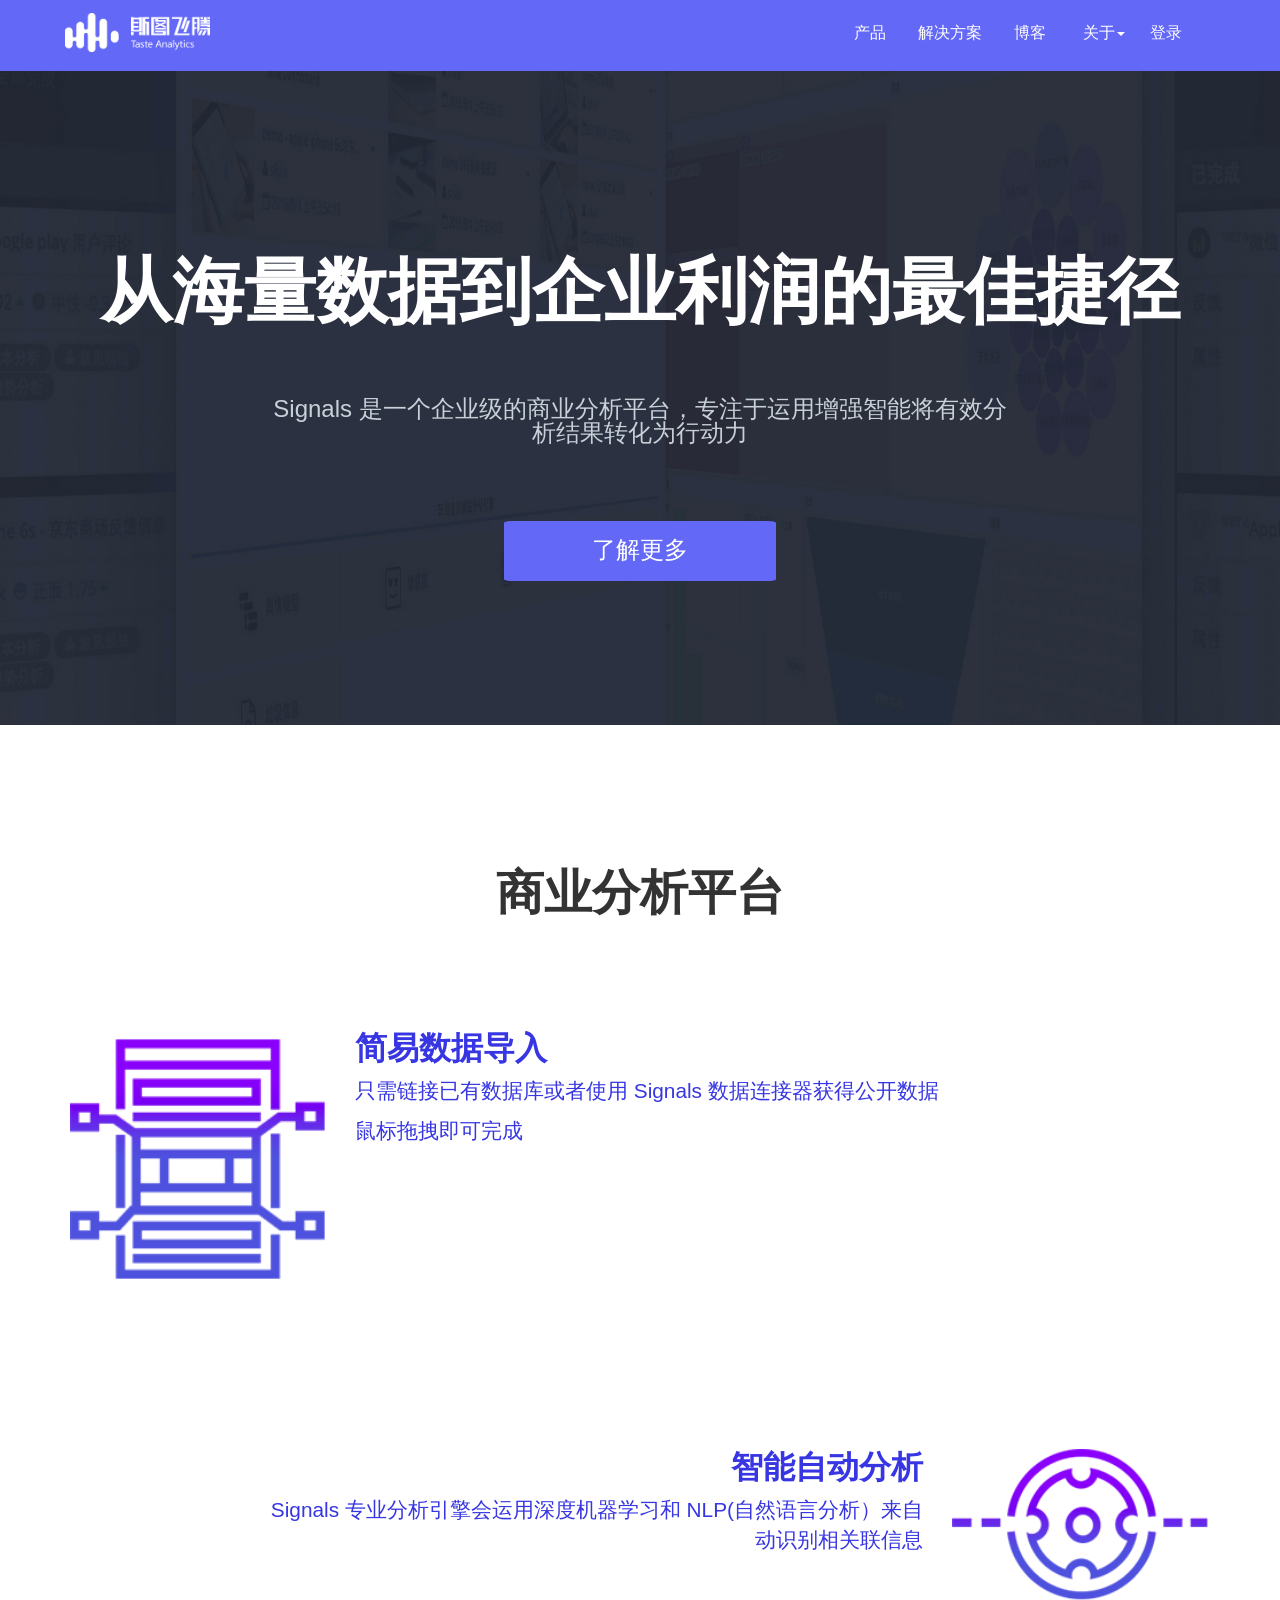
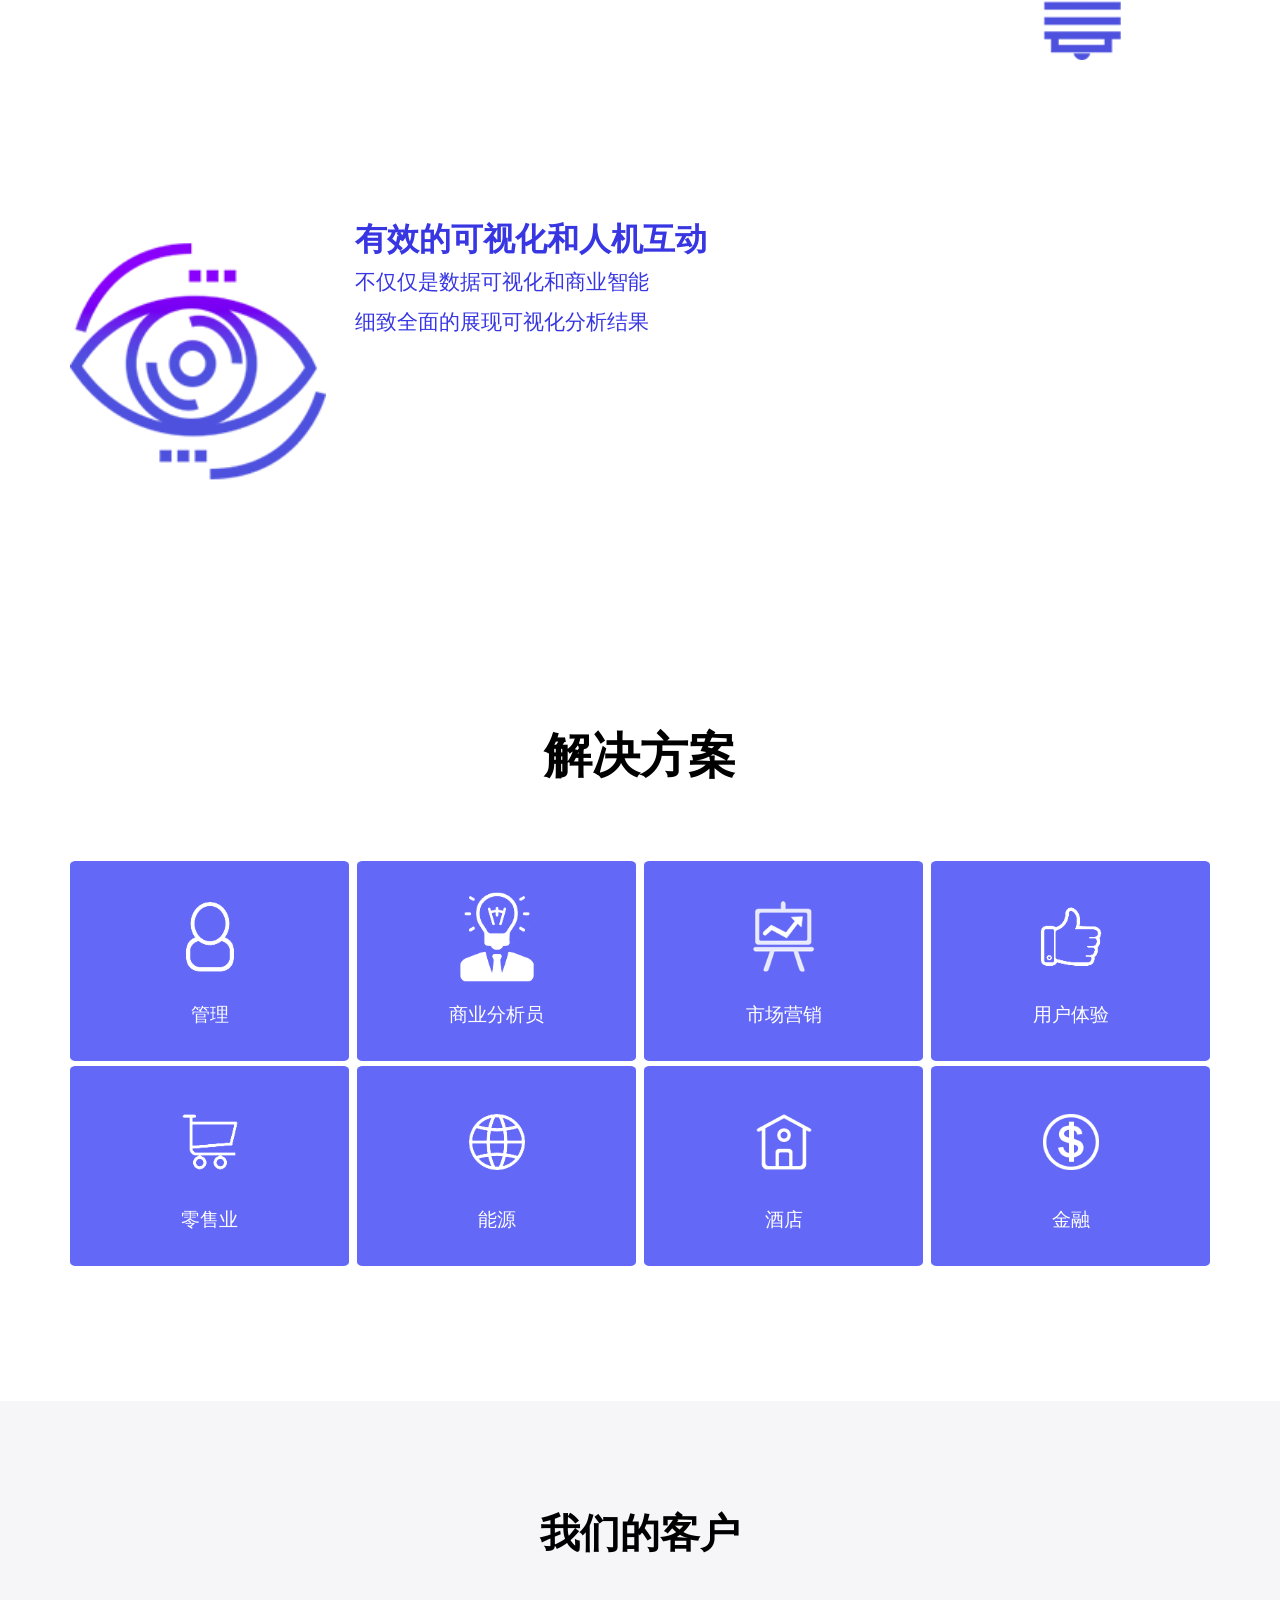
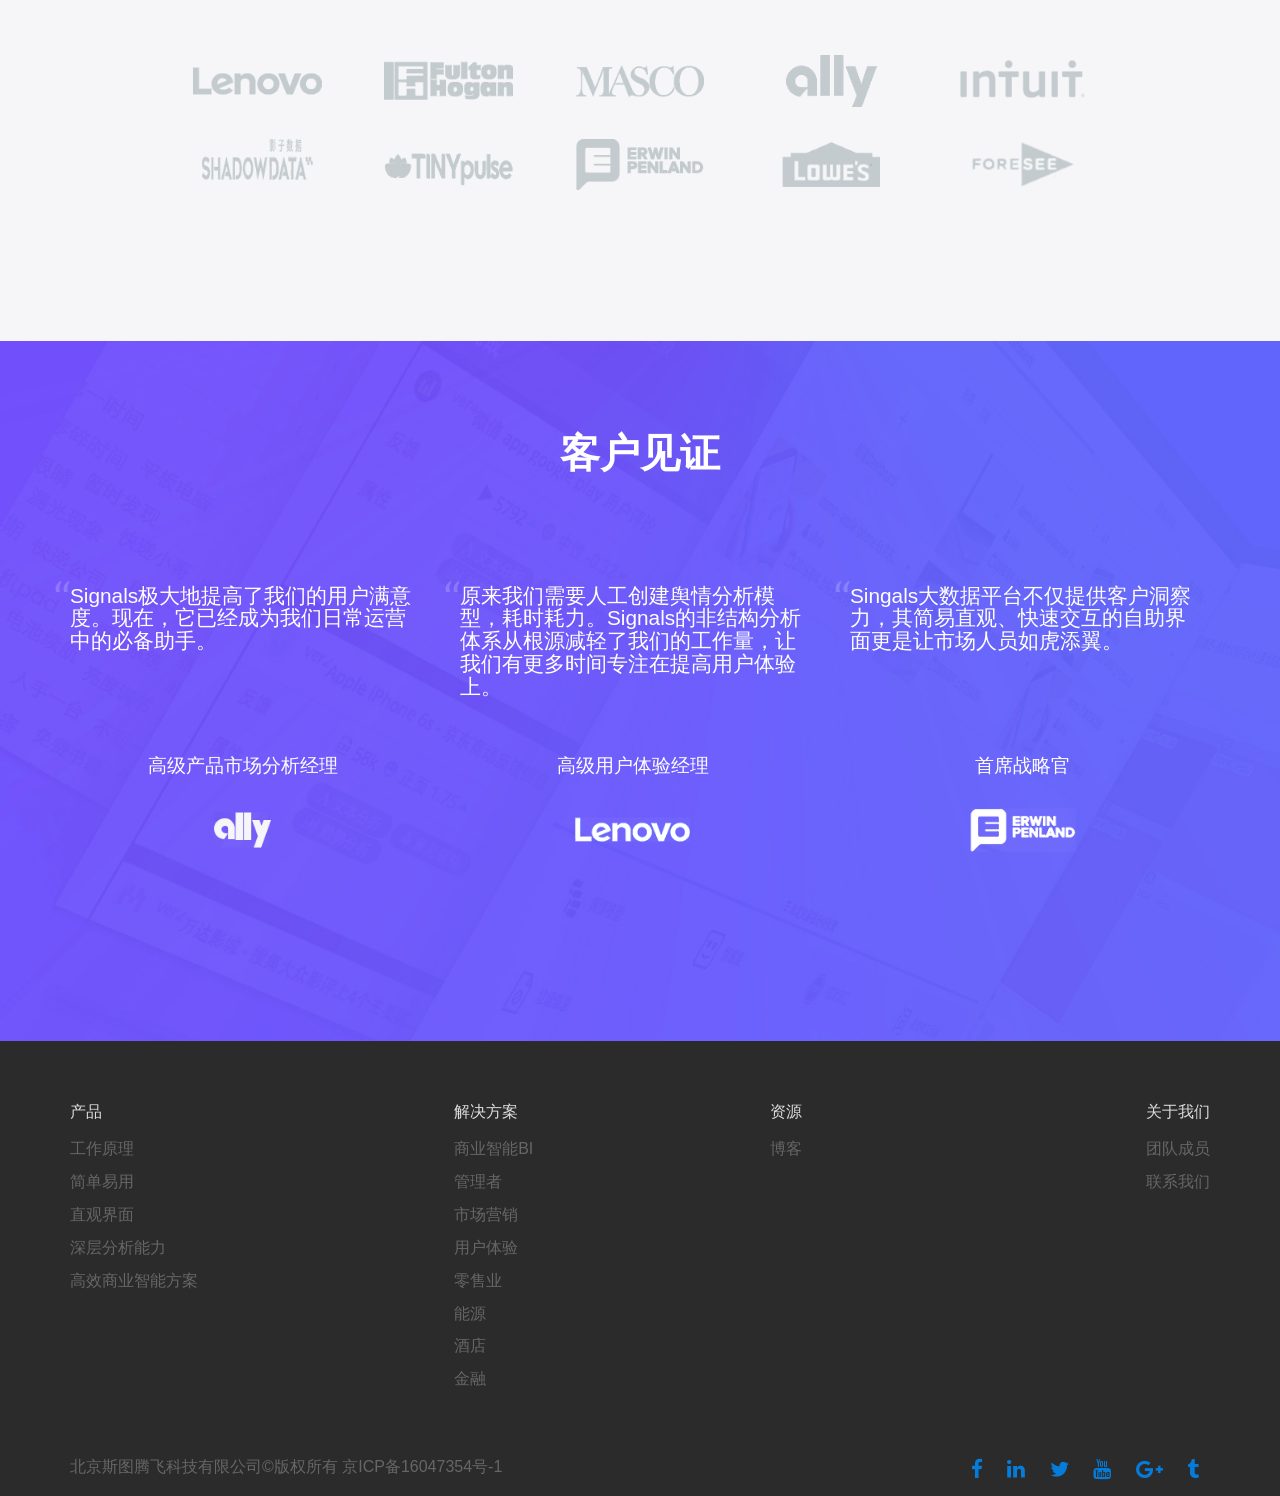
<file: index.html>
<!DOCTYPE html>
<html lang="en">
<head>
    <meta charset="UTF-8">
	<meta name="viewport" content="width=device-width, initial-scale=1" />
    <title>全球大数据专家</title>
    <link rel="stylesheet" href="lib/bootstrap-3.3.7-dist/css/bootstrap.min.css" rel="stylesheet">
    <script src="https://code.jquery.com/jquery-2.2.0.min.js"></script>
	<script src="https://use.fortawesome.com/8b1e4781.js"></script>
	<link href="lib/FontAwesome/Font-Awesome-Stylus-master/css/index.css" rel="stylesheet">
	<link href="CSS/Global.css" rel="stylesheet"/>
	<link href="CSS/Buttons.css" rel="stylesheet"/>
	<link href="CSS/CanvasBox.css" rel="stylesheet"/>
	<link href="CSS/LandingPageDesigned.css" rel="stylesheet"/>	
	<link rel="icon" type="image/png" href="Resource/Icons/Stratifyd/ChineseLogo.png"/>
</head>
<body>
<!--Maincotainer the whole page-->	
	
	<nav class="navbar navbar-default" role="navigation" id="NavBarPart">
	   <div class="navbar-header" id="CompanyTitelPartImportent">
		  <button type="button" class="navbar-toggle" data-toggle="collapse" 
			 data-target="#example-navbar-collapse">
			 <span class="sr-only">Switch</span>
			 <span class="icon-bar"></span>
			 <span class="icon-bar"></span>
			 <span class="icon-bar"></span>			  
		  </button>
		  <a class="navbar-brand" id="CompanyIconTitleText" href="index.html">
			  <img class="img" src="Resource/Icons/Stratifyd/Stratifyd-Logo-Simple-white.png" id="NavTitleCompanyIcon">
			  </img> 
		   </a>	
	   </div>
	   <div class="collapse navbar-collapse" id="example-navbar-collapse">
		  <ul class="nav navbar-nav" id="NavbarDetailPart">
			 <li class="active NavBarButtons" id="navProduct"><a href="Product.html">产品</a></li>
			 <li class="active NavBarButtons" id="navSolution"><a href="SolutionPage.html">解决方案</a></li>
			 <li class="active NavBarButtons" id="navBlog"><a href="http://blog.tasteanalytics.cn/">博客</a></li>
			 <li class="dropdown">
				 <a href="#" class="dropdown-toggle NavBarButtons" data-toggle="dropdown"id="DraopDownMenu1">
					 关于<b class="caret"></b>
				 </a>
				 <ul class="dropdown-menu NavBarButtons">
					 <li><a href="AboutUsPage.html" id="navOurTeam">关于我们</a>
					 </li>
					 <li><a href="#" id="navContactUs" onclick="Intercom('show')">联系我们</a>
					 </li>
				 </ul>
			  </li>
		 		<li class="active NavBarButtons" id="navLogIN"><a href="https://demo.tasteanalytics.cn/login.html#sign-in">登录</a></li>
		  </ul>
	   </div>
	</nav>
	
<div class="jumbotron" id="TitleBar">
	<div class = "container" id = "LandingPageMainTitleContainer">
		<div class="row">
			<div class="col-xs-12 col-sm-12 col-md-12 col-lg-12">
				<h1 class="Introduce IntroTitle" id="MainAttarctText">从海量数据到企业利润的最佳捷径
				<h1>
			</div>
		</div>
		<div class="row">
			<div class="col-xs-12 col-sm-12 col-md-2 col-lg-2">
			</div>		
			<div class="col-xs-12 col-sm-12 col-md-8 col-lg-8">
				<h3 class="Introduce IntroCotent" id="SignalsText">
					Signals 是一个企业级的商业分析平台，专注于运用增强智能将有效分析结果转化为行动力
				</h3>
			</div>		
		</div>
		<div class="row">
			<div class="col-xs-12 col-sm-12 col-md-12 col-md-12 text-center" id = "TitleButtonPart1">
				<a href="Product.html"><span class="btn btn-info" id="FirstTry">了解更多</span></a>
			</div>
		</div>			
	</div>
</div>

	
<div class = "container" id = "BubbleProcessDetailCotainer">
	
	<div class="row">
		<div class = "col-sm-12 text-center" id = "FirstSubTitle">
			<h1 class = "SecondRowTitle">商业分析平台</h1>
		</div>
	</div>
	
	<div class = "row" id = "ProcessDetailContent">
		<div class = "col-xs-12  col-sm-12 col-md-12 text-center">
			
			<div class = "col-xs-12 col-sm-12 col-md-12 ProcessDetailSignalBox2" id="DetailColum1">
				
				<div class="col-xs-12 col-sm-12 col-md-3 BottomAlligainChange-Left" id="DetailColum1">
					
						<img src="Resource/LandingPageImages/BlueIntegrateIcon.png" class="img BubblePart BigSize" id = "CircleBubble1">
						</img>
				
				</div>

				<div class="col-xs-12 col-sm-12 col-md-7 ProcessDetailTextIntro2 text-left" id="DetailColum1">
					
					<h3 class="IconTitleS ThirdTitle" id = "IntegrateTitle">简易数据导入</h3>
					
					<h4 class="ProcessDetailText" id="IntegrateDetailText1">
						只需链接已有数据库或者使用 Signals 数据连接器获得公开数据
					</h4>
					
					<h4 class="ProcessDetailText" id="IntegrateDetailText2">
						鼠标拖拽即可完成
					</h4>
					
				</div>			

			
			</div>
		
			<div class = "col-xs-12 col-sm-12 col-md-12 ProcessDetailSignalBox2" id="DetailColum2">
				
				<div class="col-xs-12 col-sm-12 col-md-12" id="DetailColum2">
					
					<div class="col-xs-12 col-sm-12 col-md-2">
					</div>
					
					<div class="col-xs-12 col-sm-12 col-md-3 BottomAlligainChange-Right" id="DetailColum2ImageBox">

							<img src="Resource/LandingPageImages/BlueProcessIcon.png" class="img BubblePart BigSize" id = "CircleBubble2">
							</img>

					</div>
				
					<div class="col-xs-12 col-sm-12 col-md-7 ProcessDetailTextIntro2 text-right" id="DetailColum2">

						<h3 class="IconTitleS ThirdTitle" id = "ProcessTitle">智能自动分析</h3>

						<h4 class="ProcessDetailText" id="ProcessDetailText1">
								Signals 专业分析引擎会运用深度机器学习和 NLP(自然语言分析）来自动识别相关联信息
						</h4>
						
					</div>
					
				</div>		

			</div>
	
			<div class = "col-xs-12 col-sm-12 col-md-12 ProcessDetailSignalBox2" id="DetailColum3">
				
				<div class="col-xs-12 col-sm-12 col-md-12" id="DetailColum3">
					
					<div class="col-xs-12 col-sm-12 col-md-3 BottomAlligainChange-Left" id="DetailColum3">

							<img src="Resource/LandingPageImages/BlueVisulizationIcon.png" class="img BubblePart BigSize" id = "CircleBubble3">
							</img>

					</div>

					<div class="col-xs-12 col-sm-12 col-md-7 ProcessDetailTextIntro2 text-left" id="DetailColum3">

						<h3 class="IconTitleS ThirdTitle" id = "VisualizationTitle"> 有效的可视化和人机互动</h3>

						<h4 class="ProcessDetailText" id="VisualizationText1">
							不仅仅是数据可视化和商业智能
						</h4>
						
						<h4 class="ProcessDetailText" id="VisualizationText2">
							细致全面的展现可视化分析结果
						</h4>
						
					</div>			
				
				</div>
	
			</div>			
		
		</div>
	</div>	
	
</div>
<!--</div>-->

<div class = "container" id = "ProcessDetailCotainer">
	
	<div class="row">
		<div class = "col-xs-12 col-sm-12 col-md-12 text-center" id = "LinkButtonPartText1">
			<h2 class="SecondRowTitle" id="ASolutionYNTitle">解决方案</h2>
		</div>
	</div>
	
	<div class="row" id="FirstLinkButtonRow">
				
		<div class = "col-xs-12 col-sm-6 col-md-3 CenterandBoderBox">
			<div class = "col-xs-12 col-sm-12 col-md-12 CenterandBoder" id = "LinkButtonCotainBox11">

				<div class = 'col-sm-12 SolutionBox flipBox' id = "LinkCotainMainView11">
					<img src="Resource/Icons/BottomLinkIcons/NewExcutivesIcon.png" class="img BottomIcons" id="ExecutiveIcon">
					</img>
					<h5 class = "IconTitleS WhiteText" id = "ExecutiveTitle">管理</h5>
				</div>

				<div class = 'col-xs-12 col-sm-12 col-md-12 SolutionBox flipBox' id = "LinkCotainText11">

					<h5 class="LittleTitle"> 管理:
					</h5>
					<P>
					<h5 class="TextControl">根据实时准确数据分析制定决策</h5>
					</P>

					<p>
					<a href="Resource/PDFResource/Case Study - Executive.pdf"><h5 class = "IconTitleS BlueLinkText" id = "ExecutiveLearnMore">了解更多</h5>
					</a>		
					</p>

				</div>

			</div>
		</div>
			
		<div class = "col-xs-12 col-sm-6 col-md-3 CenterandBoderBox">
			<div class = "col-xs-12 col-sm-12 col-md-12 CenterandBoder" id = "LinkButtonCotainBox12">

				<div class = 'col-sm-12 SolutionBox flipBox' id = "LinkCotainMainView12">
					<img src="Resource/Icons/BottomLinkIcons/User_white.png" class="img BottomIcons" id="BusinessIntIcon">
					</img>
					<h5 class = "IconTitleS WhiteText" id = "BussinessIntTitle">商业分析员</h5>				
				</div>

				<div class = 'col-sm-12 col-md-12 SolutionBox flipBox' id = "LinkCotainText12">

					<h5 class="LittleTitle"> 商业分析员:
					</h5>

					<p>
					<h5 class="TextControl">快速准确制定深度数据分析报告</h5>
					</p>

					<p>
					<a href="Resource/PDFResource/Case Study - BI.pdf"><h5 class = "IconTitleS BlueLinkText" id = "BusinessIntLearnMore">了解更多</h5>
					</a>
					</p>
				</div>

			</div>
		</div>

		<div class = "col-xs-12 col-sm-6 col-md-3 CenterandBoderBox">
			<div class = "col-xs-12 col-sm-12 col-md-12 CenterandBoder" id = "LinkButtonCotainBox13">

				<div class = 'col-xs-12 col-sm-12 col-md-12 SolutionBox flipBox' id = "LinkCotainMainView13">
					<img src="Resource/Icons/BottomLinkIcons/NewMarketingIcon_White.png" class="img BottomIcons" id="MarketingIcon">
					</img>
					<h5 class = "IconTitleS WhiteText" id = "MarketingTitle">市场营销</h5>				
				</div>

				<div class = 'col-xs-12 col-sm-12 col-md-12 SolutionBox flipBox' id = "LinkCotainText13">

					<h5 class="LittleTitle"> 市场营销:
					</h5>

					<p>
					<h5 class="TextControl">根据热点制定有效市场营销活动</h5>					
					</p>

					<p>
					<a href="Resource/PDFResource/Case Study - Marketing.pdf"><h5 class = "IconTitleS BlueLinkText" id = "MarketingLearnMore">了解更多</h5>
					</a>	
					</p>
				</div>

			</div>			
		</div>
		
		<div class = "col-xs-12 col-sm-6 col-md-3 CenterandBoderBox">
			<div class = "col-xs-12 col-sm-12 col-md-12 CenterandBoder" id = "LinkButtonCotainBox14">

				<div class = 'col-xs-12 col-sm-12 col-md-12 SolutionBox flipBox' id = "LinkCotainMainView14">
					<img src="Resource/Icons/BottomLinkIcons/NewCustomerIcon.png" class="img BottomIcons" id="CustomerExIcon">
					</img>
					<h5 class = "IconTitleS WhiteText" id = "CustomerEXTitle">用户体验</h5>
				</div>

				<div class = 'col-xs-12 col-sm-12 col-md-12 SolutionBox flipBox' id = "LinkCotainText14">

					<h5 class="LittleTitle">用户体验:
					</h5>

					<p>
					<h5 class="TextControl">时时了解用户情感趋势，做出快速反应</h5>	
					</p>

					<p>
					<a href="Resource/PDFResource/Case Study - Consumer Products.pdf"><h5 class = "IconTitleS BlueLinkText" id = "CustomerexperienceLearnMore">了解更多</h5></a>
					</p>

				</div>

			</div>			
		</div>

	</div>

	<div class="row" id="SecondLinkButtonRow">
		
		<div class = "col-xs-12 col-sm-6 col-md-3 CenterandBoderBox">
			<div class = "col-xs-12 col-sm-12 col-md-12 CenterandBoder2" id = "LinkButtonCotainBox21">

				<div class = 'col-sm-12 SolutionBox flipBox' id = "LinkCotainMainView21">
					<img src="Resource/Icons/BottomLinkIcons/NewRetailIcon.png" class="img BottomIcons" id="RetailIcon">
					</img>
					<h5 class = "IconTitleS WhiteText" id = "RetailTitle">零售业</h5>				
				</div>

				<div class = 'col-xs-12 col-sm-12 col-md-12 SolutionBox flipBox' id = "LinkCotainText21">

					<h5 class="LittleTitle">零售业: 
					</h5>

					<p>
					<h5 class="TextControl">精准分析用户，了解目标用户的购买趋势</h5>	
					</p>

					<p>
					<a href="Resource/PDFResource/Case Study - Retail.pdf"><h5 class = "IconTitleS BlueLinkText" id = "RetailLearnMore">了解更多</h5>
					</a>	
					</p>

				</div>		

			</div>			
		</div>


		<div class = "col-xs-12 col-sm-6 col-md-3 CenterandBoderBox">
			<div class = "col-xs-12 col-sm-12  col-md-12 CenterandBoder2" id = "LinkButtonCotainBox22">
			
				<div class = 'col-xs-12 col-sm-12 col-md-12 SolutionBox flipBox' id = "LinkCotainMainView22">
					<img src="Resource/Icons/BottomLinkIcons/NewUtilitiesIcon.png" class="img BottomIcons" id="UtilitiesIcon">
					</img>
					<h5 class = "IconTitleS WhiteText" id = "UtilitiesTitle">能源</h5>				
				</div>

				<div class = 'col-xs-12 col-sm-12 col-md-12 SolutionBox flipBox' id = "LinkCotainText22">

					<h5 class="LittleTitle">能源: 
					</h5>

					<p>
					<h5 class="TextControl">有效及时对用户反馈做出回应</h5>	
					</p>

					<p>
					<a href="Resource/PDFResource/Case Study - Utilities.pdf"><h5 class = "IconTitleS BlueLinkText" id = "UtilitiesLearnMore">了解更多</h5></a>	
					</p>

				</div>	

			</div>
		</div>


		<div class = "col-xs-12 col-sm-6 col-md-3 CenterandBoderBox">
			<div class = "col-xs-12 col-sm-12 col-md-12 CenterandBoder2" id = "LinkButtonCotainBox23">
				<div class = 'col-sm-12 SolutionBox flipBox' id = "LinkCotainMainView23">
					<img src="Resource/Icons/BottomLinkIcons/NewHospitalityIcon_White.png" class="img BottomIcons" id="HospitalityIcon">
					</img>
					<h5 class = "IconTitleS WhiteText" id = "HospitalityTitle">酒店</h5>					
				</div>

				<div class = 'col-xs-12 col-sm-12 col-md-12 SolutionBox flipBox' id = "LinkCotainText23">

					<h5 class="LittleTitle">酒店:
					</h5>

					<p>
					<h5 class="TextControl">只需几下点击，有效提高用户体验</h5>	
					</p>

					<p>
						<a href="Resource/PDFResource/Case Study - Hospitality for website.pdf"><h5 class = "IconTitleS BlueLinkText" id = "HospitalityLearnMore">了解更多</h5></a>	
					</p>

				</div>	

			</div>			
		</div>


		<div class = "col-xs-12 col-sm-6 col-md-3 CenterandBoderBox">
			<div class = "col-xs-12 col-sm-12 col-md-12 CenterandBoder2" id = "LinkButtonCotainBox24">

				<div class = 'col-xs-12 col-sm-12 col-md-12 SolutionBox flipBox' id = "LinkCotainMainView24">
					<img src="Resource/Icons/BottomLinkIcons/NewFinaicialIcon_White.png" class="img BottomIcons" id="FinancialIcon">
					</img>
					<h5 class = "IconTitleS WhiteText" id = "FinancialTitle">金融</h5>				
				</div>

				<div class = 'col-xs-12 col-sm-12 col-md-12 SolutionBox flipBox' id = "LinkCotainText24">

					<h5 class="LittleTitle">金融: 
					</h5>

					<p>
					<h5 class="TextControl">有效提高市场占有率，增强竞争力</h5>	
					</p>

					<p>
						<a href="Resource/PDFResource/Case Study - Financial Services.pdf"><h5 class = "IconTitleS BlueLinkText" id = "FinancialLearnMore">了解更多</h5></a>
					</p>

				</div>	

			</div>			
		</div>


	</div>
</div>

<div class = "containers" id = "CompanyCotainers">
	
	<div class = "container" id = "CompanyCotainers">
		<div class="row CoustomerIconPart" id="CompanyIconPartTitleRow1">
			<div class = "col-xs-12 col-sm-12 col-md-12 text-center">
				<h3 class = "CustomerTitle" id = "CustomerTitle">我们的客户</h3>
			</div>
		</div>

		<div class="row CoustomerIconPart" id="CompanyIconPartRow1">
			
			<div class="col-xs-12 col-sm-12 col-md-1">
			</div>

			<div class = "col-xs-6 col-sm-4 col-md-2" id = "AdImageBox1">
				<img class = "AdImageShow" id = "Ad1" src="Resource/Icons/CustomerCompanyIcon/Icons/lenovo.png" alt = "Lenovo">
				</img>
			</div>

			<div class = "col-xs-6 col-sm-4 col-md-2" id = "AdImageBox3">
				<img class = "AdImageShow" id = "Ad3" src="Resource/Icons/CustomerCompanyIcon/Icons/fultonHogan.png" alt = "Fultno">
				</img>
			</div>

			<div class = "col-xs-6 col-sm-4 col-md-2" id = "AdImageBox4">
				<img class = "AdImageShow" id = "Ad4" src="Resource/Icons/CustomerCompanyIcon/Icons/Masco.png" alt = "Masco">
				</img>
			</div>

			<div class = "col-xs-6 col-sm-4 col-md-2" id = "AdImageBox6">
				<img class = "AdImageShow" id = "Ad6" src="Resource/Icons/CustomerCompanyIcon/Icons/ally.png" alt = "Ally">
				</img>
			</div>

			<div class = "col-xs-12 col-sm-12 col-md-2">
				<img class = "AdImageShow" id = "Ad2" src="Resource/Icons/CustomerCompanyIcon/Icons/Intuit.png" alt = "Intuit">
				</img>				
			</div>

		</div>

		<div class="row CoustomerIconPart" id="CompanyIconPartRow2">

			<div class="col-xs-12 col-sm-12 col-md-1">
			</div>

			<div class = "col-xs-6 col-sm-4 col-md-2 col-lg-2" id = "AdImageBox7">
				<img class = "AdImageShow" id = "Ad7" src="Resource/Icons/CustomerCompanyIcon/Icons/shadowdataChange.png" alt = "Shadowdata">
				</img>
			</div>

			<div class = "col-xs-6 col-sm-4 col-md-2 col-lg-2" id = "AdImageBox8">
				<img class = "AdImageShow" id = "Ad8" src="Resource/Icons/CustomerCompanyIcon/Icons/Tinypulse.png" alt = "Tinypluse">
				</img>
			</div>

			<div class="col-xs-6 col-sm-4 col-md-2 col-lg-2" id = "AdImageBox9">
				<img class = "AdImageShow" id = "Ad9" src="Resource/Icons/CustomerCompanyIcon/Icons/Erwin%20Penland.png" alt = "Erwin">
				</img>
			</div>

			<div class="col-xs-6 col-sm-4 col-md-2 col-lg-2" id = "AdImageBox10">
				<img class = "AdImageShow" id = "Ad10" src="Resource/Icons/CustomerCompanyIcon/Icons/lowe's.png" alt = "Lowes">
				</img>
			</div>

			<div class="col-xs-6 col-sm-4 col-md-2 col-lg-2" id = "AdImageBox11">
				<img class = "AdImageShow" id = "Ad11" src="Resource/Icons/CustomerCompanyIcon/Icons/foresee.png" alt = "Foresee">
				</img>
			</div>

		</div>
	</div>
</div>

<div class = "containers" id = "TextSayingPart">
	
	<div class = "container">
		<div class = "row" id = "SayingPart">
			<h2 class="text-center" id="SayingTitle">客户见证</h2>
		</div>

		<div class = "row" id = "SayingTextPart">
			<div class="" id = "TextBox">

				<div class="col-xs-12 col-sm-12 col-md-4" style="padding-left: 0px;" id = "TextContent1">			
					<div class = "col-xs-12 col-sm-12 StableHeight TextCotent">
						<span class = "SpecialColumn">
							<img src="Resource/Icons/WhiteIcon/Quotation.png" class="QuotationIcon"></img>
						</span>								
						<div class="col-xs-11 col-sm-11" style="padding-left: 0px; padding-right: 0px;">
							<h4 class="SayingText" id="SayingText1">
									Signals极大地提高了我们的用户满意度。现在，它已经成为我们日常运营中的必备助手。
							</h4>
						</div>
					</div>

					<div class="col-xs-12 col-sm-12 TitleRule" id = "GuysTitle1">
	<!--					<h4>Ashley Hunsucker,</h4>-->
						<h4 class="SayingTitleTextStyle text-center">高级产品市场分析经理</h4>
					</div>

	<!--
					<div class="col-sm-12 NamePartRule" id = "GuysName1">
						<h4 class="NameOh">Ally</h4>
					</div>
	-->
					<div class="col-xs-12 col-sm-12 col-md-12 SayingImage text-center ButtonIconLittleMarginleft" id="AllayWhiteIcon">
						<img  class="SayingIconControl" src="Resource/Icons/WhiteIcon/AllySaying_WhiteIcon.png"></img>
					</div>

				</div>

				<div class="col-xs-12 col-sm-12 col-md-4" style="padding-left: 0px;" id = "TextContent2">

					<div class = "col-xs-12 col-sm-12 StableHeight TextCotent">
						<span class = "SpecialColumn">
							<img src="Resource/Icons/WhiteIcon/Quotation.png" class="QuotationIcon"></img>
						</span>
						<div class="col-xs-11 col-sm-11" style="padding-left: 0px; padding-right: 0px;">
							<h4 class="SayingText" id="SayingText2">
								原来我们需要人工创建舆情分析模型，耗时耗力。Signals的非结构分析体系从根源减轻了我们的工作量，让我们有更多时间专注在提高用户体验上。
							</h4>
						</div>
					</div>

					<div class="col-xs-12 col-sm-12 TitleRule" id = "GuysTitle2">
	<!--					<h4>Harshad Varia,</h4>-->
						<h4 class="SayingTitleTextStyle text-center">高级用户体验经理</h4>
					</div>

	<!--
					<div class="col-sm-12 NamePartRule" id = "GuysName2">
						<h4 class="NameOh">Lenovo</h4>
					</div>				
	-->
					<div class="col-xs-12 col-sm-12 col-md-12 SayingImage text-center ButtonIconLittleMarginleft" id="LenoveWhiteIcon">
						<img class="SayingIconControl" src="Resource/Icons/WhiteIcon/LenoveSaying_WhiteIcon.png"></img>
					</div>

				</div>

				<div class="col-xs-12 col-sm-12 col-md-4" style="padding-left: 0px;" id = "TextContent3">
					<div class = "col-xs-12 col-sm-12 StableHeight TextCotent">
						<span class = "SpecialColumn">
							<img src="Resource/Icons/WhiteIcon/Quotation.png" class="QuotationIcon"></img>
						</span>					
						<div class="col-xs-11 col-sm-11" style="padding-left: 0px; padding-right: 0px;">	
							<h4 class="SayingText" id="SayingText3">
									Singals大数据平台不仅提供客户洞察力，其简易直观、快速交互的自助界面更是让市场人员如虎添翼。
							</h4>						
						</div>
					</div>

					<div class="col-xs-12 col-sm-12 TitleRule" id = "GuysTitle3">
	<!--					<h4>Roger Beasley, </h4>-->
						<h4 class="SayingTitleTextStyle text-center">首席战略官</h4>
					</div>

					<div class="col-xs-12 col-sm-12 col-md-12 SayingImage text-center ButtonIconLittleMarginleft" id="ErwinWhiteIcon">
						<img class="SayingIconControl" src="Resource/Icons/WhiteIcon/ErwinSayingIcon_White.png"></img>
					</div>			

				</div>

			</div>
		</div>		
	</div>

</div>

<div class='site-map' >
	<div class="container" >
		<div class = "row">
			<div class = "col-xs-6 col-md-3 site-map-list">
				<div>
					<ul class="list-unstyled">
						<li class='title'>产品</li>
						<li><a id = "HIWText" href="HowitWorks.html">工作原理</a></li>
						<li><a id = "ETUText" href="EasyToUse.html">简单易用</a></li>
						<li><a id = "INVisText" href="IntuitiveVisuaIinterface.html">直观界面</a></li>
						<li><a id = "HPAText" href="HighPoweredAnalytics.html">深层分析能力</a></li>
						<li><a id = "ComDataText" href="ComprehensiveDataAnalyticsSolution.html">高效商业智能方案</a></li>
					</ul>
				</div>
			</div>
			<div class = "col-xs-6 col-md-3 site-map-list">
				<div>
					<ul class="list-unstyled">
						<li class='title'>解决方案</li>
						<li><a id = "BIext" href="Resource/PDFResource/Case Study - BI.pdf">商业智能BI</a></li>
						<li><a id = "ExcuText" href="Resource/PDFResource/Case Study - Executive.pdf">管理者</a></li>
						<li><a id = "MarketText" href="Resource/PDFResource/Case Study - Marketing.pdf">市场营销</a></li>
						<li><a id = "CustomerEXText" href="Resource/PDFResource/Case Study - Consumer Products.pdf">用户体验</a></li>
						<li><a id = "RetailText" href="Resource/PDFResource/Case Study - Retail.pdf">零售业</a></li>
						<li><a id = "UtilitiesText" href="Resource/PDFResource/Case Study - Utilities.pdf">能源</a></li>
						<li><a id = "HospitalityText" href="Resource/PDFResource/Case Study - Hospitality for website.pdf">酒店</a></li>
						<li><a id = "FinSerText" href="Resource/PDFResource/Case Study - Financial Services.pdf">金融</a></li>
					</ul>
				</div>
			</div>
			<div class = "col-xs-6 col-md-3 site-map-list">
				<div>
					<ul class="list-unstyled">
						<li class='title'>资源</li>
						<li><a id = "BlogIext" href="http://blog.tasteanalytics.cn/">博客</a></li>
					</ul>
				</div>
			</div>
			<div class = "col-xs-6 col-md-3 site-map-list">
				<div>
					<ul class="list-unstyled">
						<li class='title'>关于我们</li>
						<li><a id = "OurTeamText" href="AboutUsPage.html">团队成员</a></li>
						<li><a id = "ContactText" onclick="Intercom('show')">联系我们</a></li>
					</ul>
				</div>
			</div>
		</div>
		<div class = "row">
			<div class='col-xs-12 col-md-6 BottomAlligainChange-Left'><span>北京斯图腾飞科技有限公司©版权所有  京ICP备16047354号-1</span></div>
			<div class='col-xs-12 col-md-6 BottomAlligainChange-Right'>
				<ul class="list-inline">
					<a href="https://www.facebook.com/stratifyd/" class="FontAwosomeIcon"><li class="fa fa-facebook FontIconSize" aria-hidden="true" id="FacebookIcon"></li></a>
					<a href="https://www.linkedin.com/company/stratifyd" class="FontAwosomeIcon"><li class="fa fa-linkedin FontIconSize" aria-hidden="true" id="LinkdeInIcon"></li></a>
					<a href="https://twitter.com/StratifydTweets" class="FontAwosomeIcon"><li class="fa fa-twitter FontIconSize" aria-hidden="true" id="TwitterIcon"></li></a>
					<a href="https://www.youtube.com/channel/UCAkngNoMwJDNjEPzX3lIBsw" class="FontAwosomeIcon"><li class="fa fa-youtube FontIconSize" aria-hidden="true" id=YoutubeIcon></li></a>
					<a href="https://plus.google.com/u/0/+Stratifyd/posts" class="FontAwosomeIcon"><li class="fa fa-google-plus FontIconSize" aria-hidden="true" id="GooglePlusIcon"></li></a>
					<a href="http://stratifyd.tumblr.com/" class="FontAwosomeIcon"><li class="fa fa-tumblr FontIconSize" aria-hidden="true" id="TumblrIcon"></li></a>
				</ul>
			</div>
		</div>
	</div>
</div>

	
<!-- Resource or Library Scripts -->

<!--
<script src="http://d3js.org/d3.v3.min.js" charset="utf-8"></script>
<script src="http://www.ourd3js.com/library/multext.js" charset="utf-8"></script>
-->
<script src="lib/bootstrap-3.3.7-dist/js/bootstrap.min.js"></script>
<script src="lib/FastClick/fastclick.js"></script>
	
<!-- Control Scripts-->

<script>(function(){var w=window;var ic=w.Intercom;if(typeof ic==="function"){ic('reattach_activator');ic('update',intercomSettings);}else{var d=document;var i=function(){i.c(arguments)};i.q=[];i.c=function(args){i.q.push(args)};w.Intercom=i;function l(){var s=d.createElement('script');s.type='text/javascript';s.async=true;s.src='https://widget.intercom.io/widget/yobfq5ll';var x=d.getElementsByTagName('script')[0];x.parentNode.insertBefore(s,x);}if(w.attachEvent){w.attachEvent('onload',l);}else{w.addEventListener('load',l,false);}}})()</script>
<script>$(function() {window.Intercom("boot", { app_id: "yobfq5ll" });})</script>

<noscript><iframe src="//www.googletagmanager.com/ns.html?id=GTM-P4LXLN"
height="0" width="0" style="display:none;visibility:hidden"></iframe></noscript>
<script>(function(w,d,s,l,i){w[l]=w[l]||[];w[l].push({'gtm.start':
new Date().getTime(),event:'gtm.js'});var f=d.getElementsByTagName(s)[0],
j=d.createElement(s),dl=l!='dataLayer'?'&l='+l:'';j.async=true;j.src=
'//www.googletagmanager.com/gtm.js?id='+i+dl;f.parentNode.insertBefore(j,f);
})(window,document,'script','dataLayer','GTM-P4LXLN');</script>

</body>
</html>
</file>
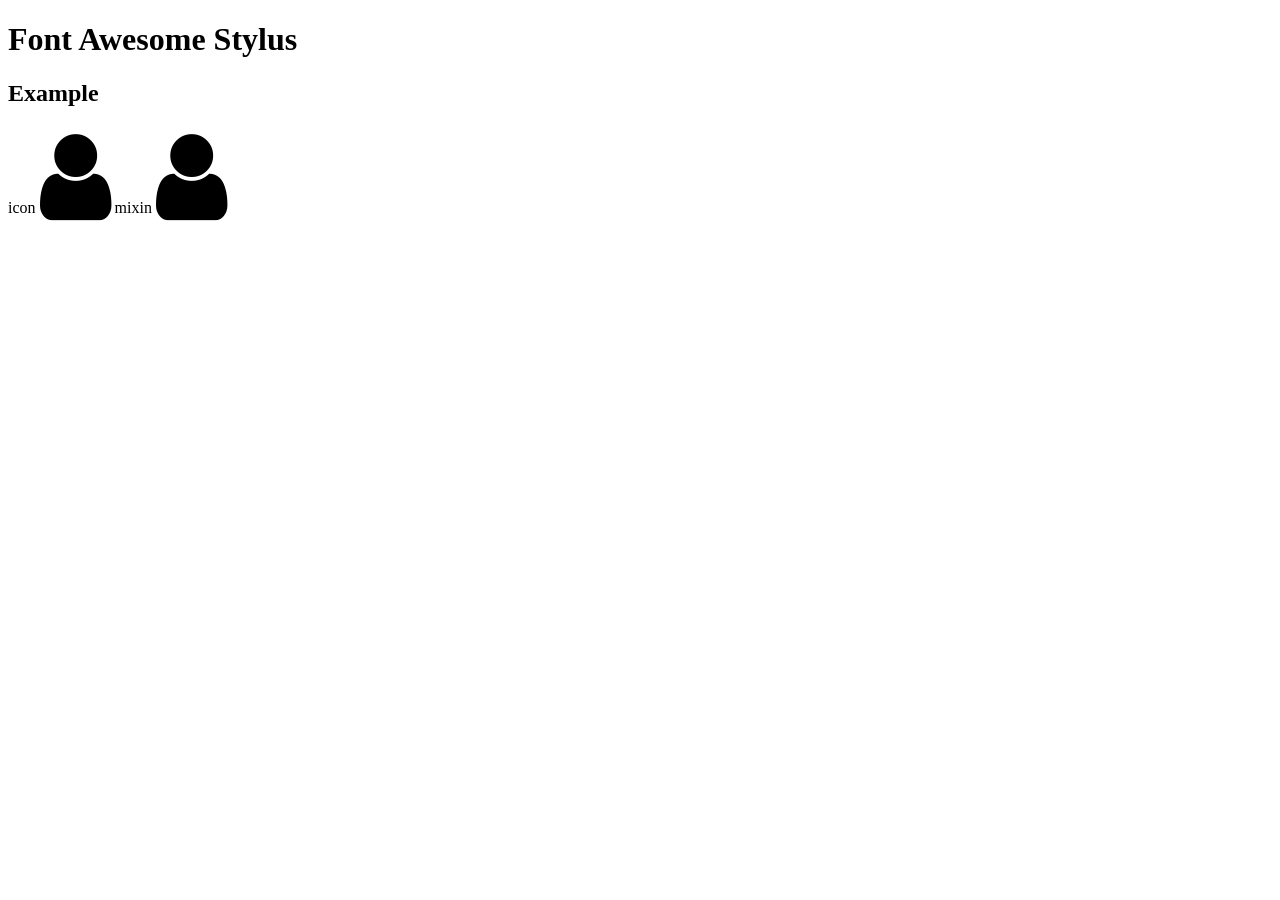
<file: lib/FontAwesome/Font-Awesome-Stylus-master/example/index.html>
<!DOCTYPE html>
<html lang="en">
<head>
  <meta charset="UTF-8">
  <title>Font Awesome Stylus</title>
  <link rel="stylesheet" href="dist/styles.css">
</head>
<body>
  <h1>Font Awesome Stylus</h1>
  <h2>Example</h2>

  icon
  <i class="fa fa-user"></i>

  mixin
  <div class="my-icon"></div>
</body>
</html>
</file>
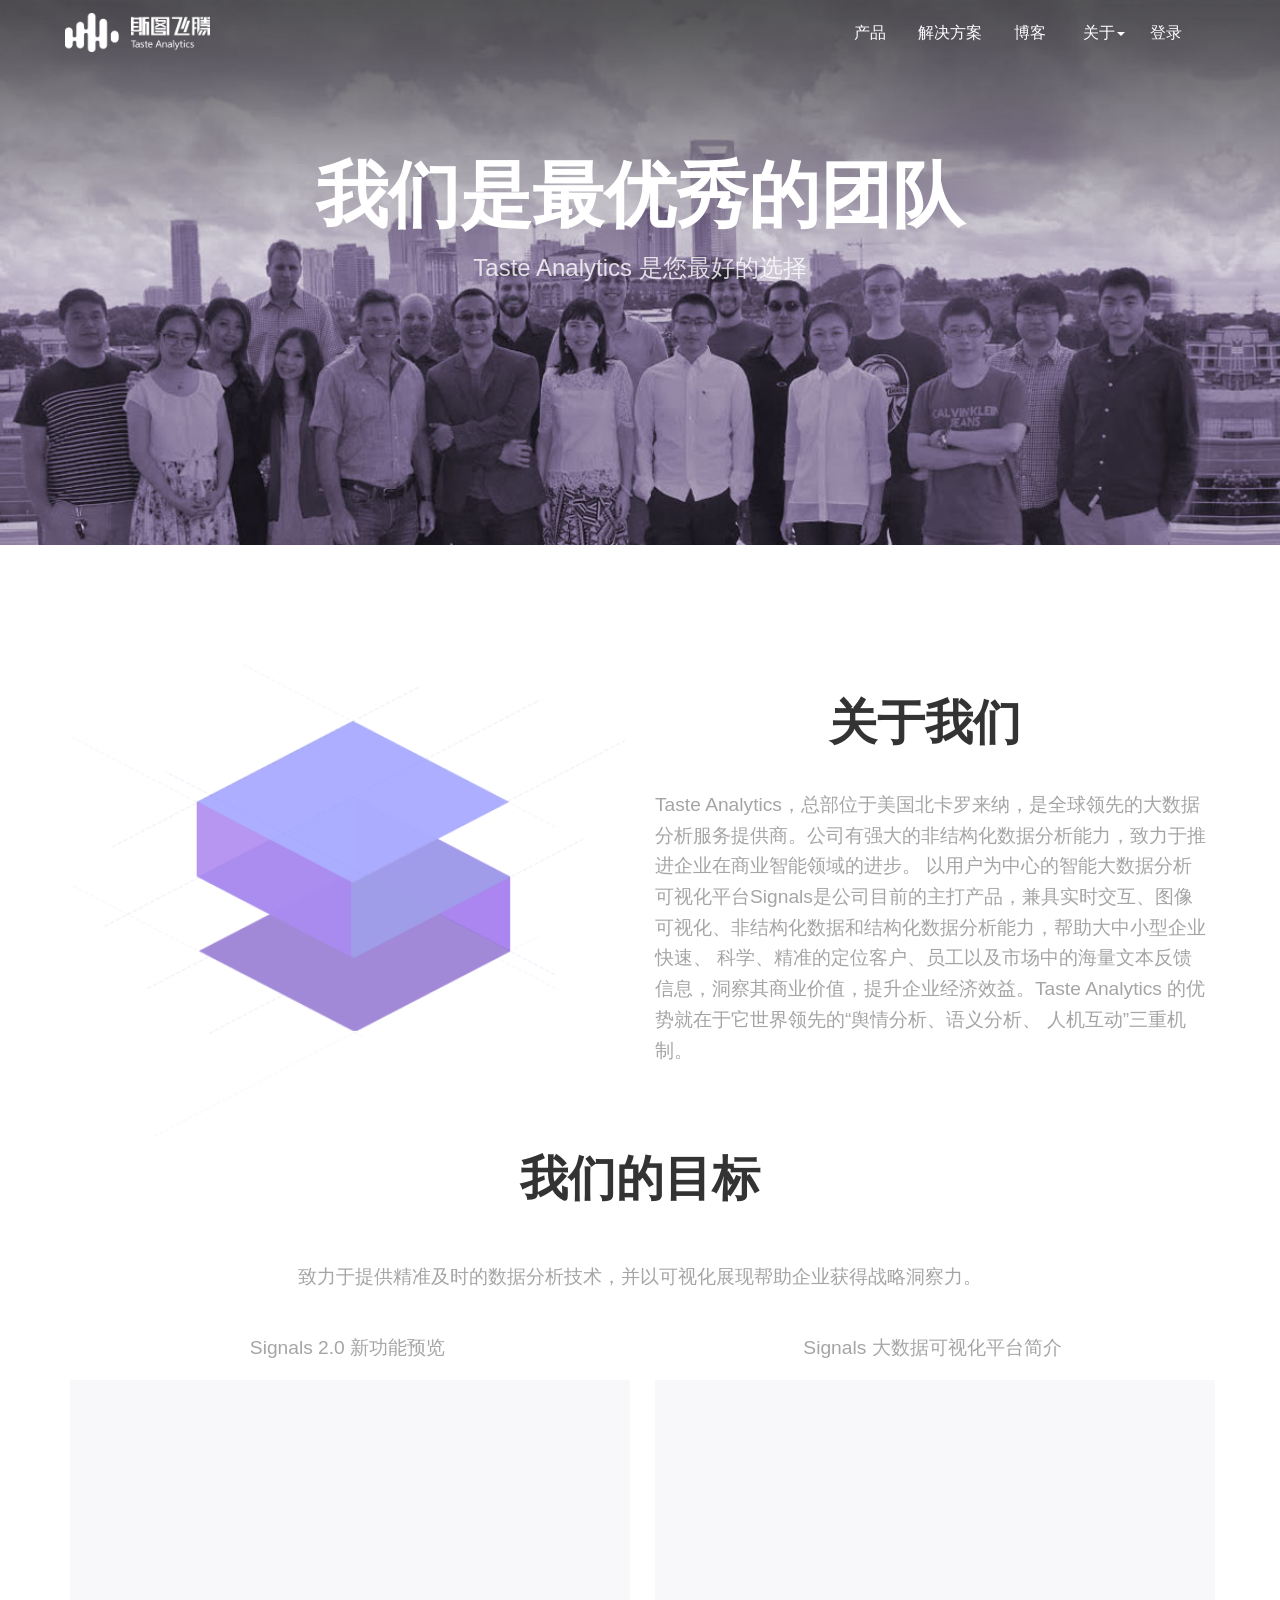
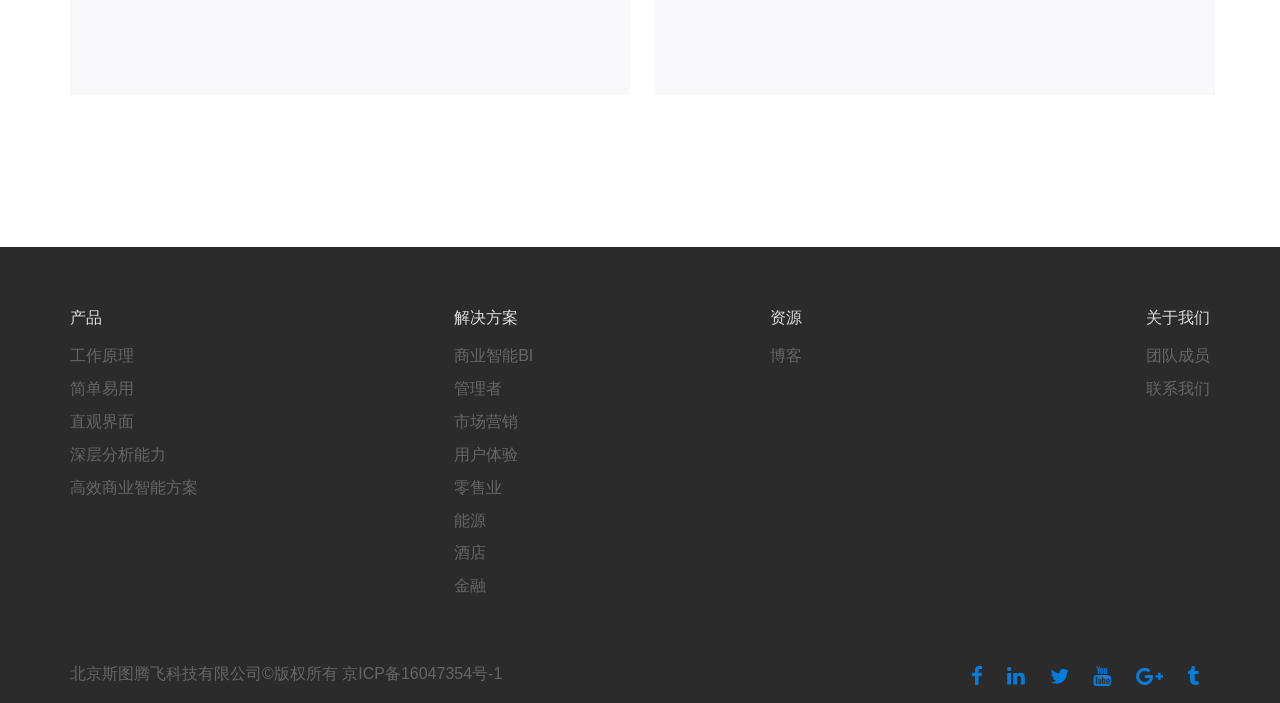
<file: AboutUsPage.html>
<!DOCTYPE html>
<html lang="en">
<head>
    <meta charset="UTF-8">
	<meta name="viewport" content="width=device-width, initial-scale=1" />
    <title>全球大数据专家</title>
    <link href="https://maxcdn.bootstrapcdn.com/bootstrap/3.3.6/css/bootstrap.min.css" rel="stylesheet"/>
    <script src="https://code.jquery.com/jquery-2.2.0.min.js"></script>
	<link href="lib/FontAwesome/Font-Awesome-Stylus-master/css/index.css" rel="stylesheet">
	<link href="CSS/Global.css" rel="stylesheet"/>
	<link href="CSS/Buttons.css" rel="stylesheet"/>
	<link href="CSS/CanvasBox.css" rel="stylesheet"/>		
	<link href="CSS/AboutUsPage.css" rel="stylesheet"/>
	<link rel="icon" type="image/png" href="Resource/Icons/Stratifyd/ChineseLogo.png"/>
</head>
<body>
<!--Maincotainer the whole page-->
	
<div class="jumbotron" id="TitleBar">
	
	<nav class="navbar navbar-default" role="navigation" id="NavBarPart">
	   <div class="navbar-header" id="CompanyTitelPartImportent">
		  <button type="button" class="navbar-toggle" data-toggle="collapse" 
			 data-target="#example-navbar-collapse">
			 <span class="sr-only">Switch</span>
			 <span class="icon-bar"></span>
			 <span class="icon-bar"></span>
			 <span class="icon-bar"></span>			  
		  </button>
		  <a class="navbar-brand" id="CompanyIconTitleText" href="index.html">
			  <img class="img" src="Resource/Icons/Stratifyd/Stratifyd-Logo-Simple-white.png" id="NavTitleCompanyIcon">
			  </img> 
		   </a>	
	   </div>
	   <div class="collapse navbar-collapse" id="example-navbar-collapse">
		  <ul class="nav navbar-nav" id="NavbarDetailPart">
			 <li class="active NavBarButtons" id="navProduct"><a href="Product.html">产品</a></li>
			 <li class="active NavBarButtons" id="navSolution"><a href="SolutionPage.html">解决方案</a></li>
			 <li class="active NavBarButtons" id="navBlog"><a href="http://blog.tasteanalytics.cn/">博客</a></li>
			 <li class="dropdown">
				 <a href="#" class="dropdown-toggle NavBarButtons" data-toggle="dropdown"id="DraopDownMenu1">
					 关于<b class="caret"></b>
				 </a>
				 <ul class="dropdown-menu NavBarButtons">
					 <li><a href="AboutUsPage.html" id="navOurTeam">关于我们</a>
					 </li>
					 <li><a href="#" id="navContactUs" onclick="Intercom('show')">联系我们</a>
					 </li>
				 </ul>
			  </li>
		 		<li class="active NavBarButtons" id="navLogIN"><a href="https://demo.tasteanalytics.cn/login.html#sign-in">登录</a></li>
		  </ul>
	   </div>
	</nav>
	
	
	
	<div class = "container" id = "AboutUsPageTitleContainer">

		<div class="row">
			<div class="col-xs-12 col-sm-12 col-md-12 col-lg-12" id="AboutUsTitle">
				<h1 class="Introduce IntroTitle" id="MainAttarctText">我们是最优秀的团队
				<h1>
			</div>
		</div>

		<div class="row">	
			<div class="col-xs-12 col-sm-12 col-md-12 col-lg-12" id="AboutUsTitleTextBar">
				<h3 class="Introduce IntroCotent" id="SignalsText">
					Taste Analytics 是您最好的选择
				</h3>
			</div>		
		</div>
	</div>
			
</div>
		
<div class = "container" id = "BubbleProcessDetailCotainer">
	<div class="row">
		<div class = "col-xs-12 col-sm-12 col-md-12 text-center" id = "FirstSubTitle">
			<div class="row" id="StoryRow1">
				<div class="col-xs-12 col-sm-12 col-md-6" id = "StroyTextPart2">
					<img src="Resource/AboutUsImages/ProbolyNewStratifydIcon.png" class="OurStoryImage" id = "OurStoryImage"></img>
				</div>
				<div class="col-xs-12 col-sm-12 col-md-6" id = "StroyTextPart">
					<h2 class="text-center StoryTitleRow SecondRowTitle" id = "OurStoryTitle">关于我们</h2>
					<h4 class = "AboutUsContentText text-left" id = "OurStoryText">
						Taste Analytics，总部位于美国北卡罗来纳，是全球领先的大数据分析服务提供商。公司有强大的非结构化数据分析能力，致力于推进企业在商业智能领域的进步。
						以用户为中心的智能大数据分析可视化平台Signals是公司目前的主打产品，兼具实时交互、图像可视化、非结构化数据和结构化数据分析能力，帮助大中小型企业快速、
						科学、精准的定位客户、员工以及市场中的海量文本反馈信息，洞察其商业价值，提升企业经济效益。Taste Analytics 的优势就在于它世界领先的“舆情分析、语义分析、
						人机互动”三重机制。
					</h4>					
				</div>			
			</div>
		</div>
	</div>
</div>
		
<div class = "container" id = "BubbleProcessDetailCotainer2">
	<div class="row">
		<div class = "col-xs-12 col-sm-12 col-md-12 text-left" id = "2ndSubTitle">
			<div class="row" id="StoryRow2">
				<div class="col-xs-12 col-sm-12 col-md-12" id = "StroyTextPart">
					<h2 class = "text-center SecondRowTitle" id = "OurMissionTitle">我们的目标</h2>					
					<h4 class = "MissionText text-center" id = "OurMissionText">
						致力于提供精准及时的数据分析技术，并以可视化展现帮助企业获得战略洞察力。
					</h4>					
				</div>
			</div>			
			
		</div>
	</div>
</div>		
<!--</div>-->
	
<div class = "container" id = "CompanyCotainers">
	<div class="row" id="CompanyIconPartRow1">
		<div class="col-xs-12 col-sm-12 col-md-6">
			<h3 class="SubIntroTitle" id="VideoTitle1"> Signals 2.0 新功能预览</h3>
			<iframe frameborder="0" width="640" height="498" src="http://v.qq.com/iframe/player.html?vid=o0322kzx70r&tiny=0&auto=0" allowfullscreen class="ContentVideo" id="AboutUsPageVideo1"></iframe>
		</div>
		
		<div class="col-xs-12 col-sm-12 col-md-6">
			<h3 class="SubIntroTitle" id="VideoTitle1"> Signals 大数据可视化平台简介</h3>
			<iframe frameborder="0" width="640" height="498" src="https://v.qq.com/iframe/player.html?vid=l0322fjbopc&tiny=0&auto=0" allowfullscreen class="ContentVideo" id="AboutUsPageVideo2"></iframe>
		</div>		
	</div>

</div>

<div class='site-map' >
	<div class="container" >
		<div class = "row">
			<div class = "col-xs-6 col-md-3 site-map-list">
				<div>
					<ul class="list-unstyled">
						<li class='title'>产品</li>
						<li><a id = "HIWText" href="HowitWorks.html">工作原理</a></li>
						<li><a id = "ETUText" href="EasyToUse.html">简单易用</a></li>
						<li><a id = "INVisText" href="IntuitiveVisuaIinterface.html">直观界面</a></li>
						<li><a id = "HPAText" href="HighPoweredAnalytics.html">深层分析能力</a></li>
						<li><a id = "ComDataText" href="ComprehensiveDataAnalyticsSolution.html">高效商业智能方案</a></li>
					</ul>
				</div>
			</div>
			<div class = "col-xs-6 col-md-3 site-map-list">
				<div>
					<ul class="list-unstyled">
						<li class='title'>解决方案</li>
						<li><a id = "BIext" href="Resource/PDFResource/Case Study - BI.pdf">商业智能BI</a></li>
						<li><a id = "ExcuText" href="Resource/PDFResource/Case Study - Executive.pdf">管理者</a></li>
						<li><a id = "MarketText" href="Resource/PDFResource/Case Study - Marketing.pdf">市场营销</a></li>
						<li><a id = "CustomerEXText" href="Resource/PDFResource/Case Study - Consumer Products.pdf">用户体验</a></li>
						<li><a id = "RetailText" href="Resource/PDFResource/Case Study - Retail.pdf">零售业</a></li>
						<li><a id = "UtilitiesText" href="Resource/PDFResource/Case Study - Utilities.pdf">能源</a></li>
						<li><a id = "HospitalityText" href="Resource/PDFResource/Case Study - Hospitality for website.pdf">酒店</a></li>
						<li><a id = "FinSerText" href="Resource/PDFResource/Case Study - Financial Services.pdf">金融</a></li>
					</ul>
				</div>
			</div>
			<div class = "col-xs-6 col-md-3 site-map-list">
				<div>
					<ul class="list-unstyled">
						<li class='title'>资源</li>
						<li><a id = "BlogIext" href="http://blog.tasteanalytics.cn/">博客</a></li>
					</ul>
				</div>
			</div>
			<div class = "col-xs-6 col-md-3 site-map-list">
				<div>
					<ul class="list-unstyled">
						<li class='title'>关于我们</li>
						<li><a id = "OurTeamText" href="AboutUsPage.html">团队成员</a></li>
						<li><a id = "ContactText" onclick="Intercom('show')">联系我们</a></li>
					</ul>
				</div>
			</div>
		</div>
		<div class = "row">
			<div class='col-xs-12 col-md-6 BottomAlligainChange-Left'><span>北京斯图腾飞科技有限公司©版权所有  京ICP备16047354号-1</span></div>
			<div class='col-xs-12 col-md-6 BottomAlligainChange-Right'>
				<ul class="list-inline">
					<a href="https://www.facebook.com/stratifyd/" class="FontAwosomeIcon"><li class="fa fa-facebook FontIconSize" aria-hidden="true" id="FacebookIcon"></li></a>
					<a href="https://www.linkedin.com/company/stratifyd" class="FontAwosomeIcon"><li class="fa fa-linkedin FontIconSize" aria-hidden="true" id="LinkdeInIcon"></li></a>
					<a href="https://twitter.com/StratifydTweets" class="FontAwosomeIcon"><li class="fa fa-twitter FontIconSize" aria-hidden="true" id="TwitterIcon"></li></a>
					<a href="https://www.youtube.com/channel/UCAkngNoMwJDNjEPzX3lIBsw" class="FontAwosomeIcon"><li class="fa fa-youtube FontIconSize" aria-hidden="true" id=YoutubeIcon></li></a>
					<a href="https://plus.google.com/u/0/+Stratifyd/posts" class="FontAwosomeIcon"><li class="fa fa-google-plus FontIconSize" aria-hidden="true" id="GooglePlusIcon"></li></a>
					<a href="http://stratifyd.tumblr.com/" class="FontAwosomeIcon"><li class="fa fa-tumblr FontIconSize" aria-hidden="true" id="TumblrIcon"></li></a>
				</ul>
			</div>
		</div>
	</div>
</div>
	
<!-- Resource or Library Scripts -->

<!--
<script src="http://d3js.org/d3.v3.min.js" charset="utf-8"></script>
<script src="http://www.ourd3js.com/library/multext.js" charset="utf-8"></script>
-->
<script src="lib/bootstrap-3.3.7-dist/js/bootstrap.min.js"></script>
<script src="lib/FastClick/fastclick.js"></script>

<script>(function(){var w=window;var ic=w.Intercom;if(typeof ic==="function"){ic('reattach_activator');ic('update',intercomSettings);}else{var d=document;var i=function(){i.c(arguments)};i.q=[];i.c=function(args){i.q.push(args)};w.Intercom=i;function l(){var s=d.createElement('script');s.type='text/javascript';s.async=true;s.src='https://widget.intercom.io/widget/yobfq5ll';var x=d.getElementsByTagName('script')[0];x.parentNode.insertBefore(s,x);}if(w.attachEvent){w.attachEvent('onload',l);}else{w.addEventListener('load',l,false);}}})()</script>
<script>$(function() {window.Intercom("boot", { app_id: "yobfq5ll" });})</script>

<noscript><iframe src="//www.googletagmanager.com/ns.html?id=GTM-P4LXLN"
height="0" width="0" style="display:none;visibility:hidden"></iframe></noscript>
<script>(function(w,d,s,l,i){w[l]=w[l]||[];w[l].push({'gtm.start':
new Date().getTime(),event:'gtm.js'});var f=d.getElementsByTagName(s)[0],
j=d.createElement(s),dl=l!='dataLayer'?'&l='+l:'';j.async=true;j.src=
'//www.googletagmanager.com/gtm.js?id='+i+dl;f.parentNode.insertBefore(j,f);
})(window,document,'script','dataLayer','GTM-P4LXLN');</script>

</body>
</html>
</file>
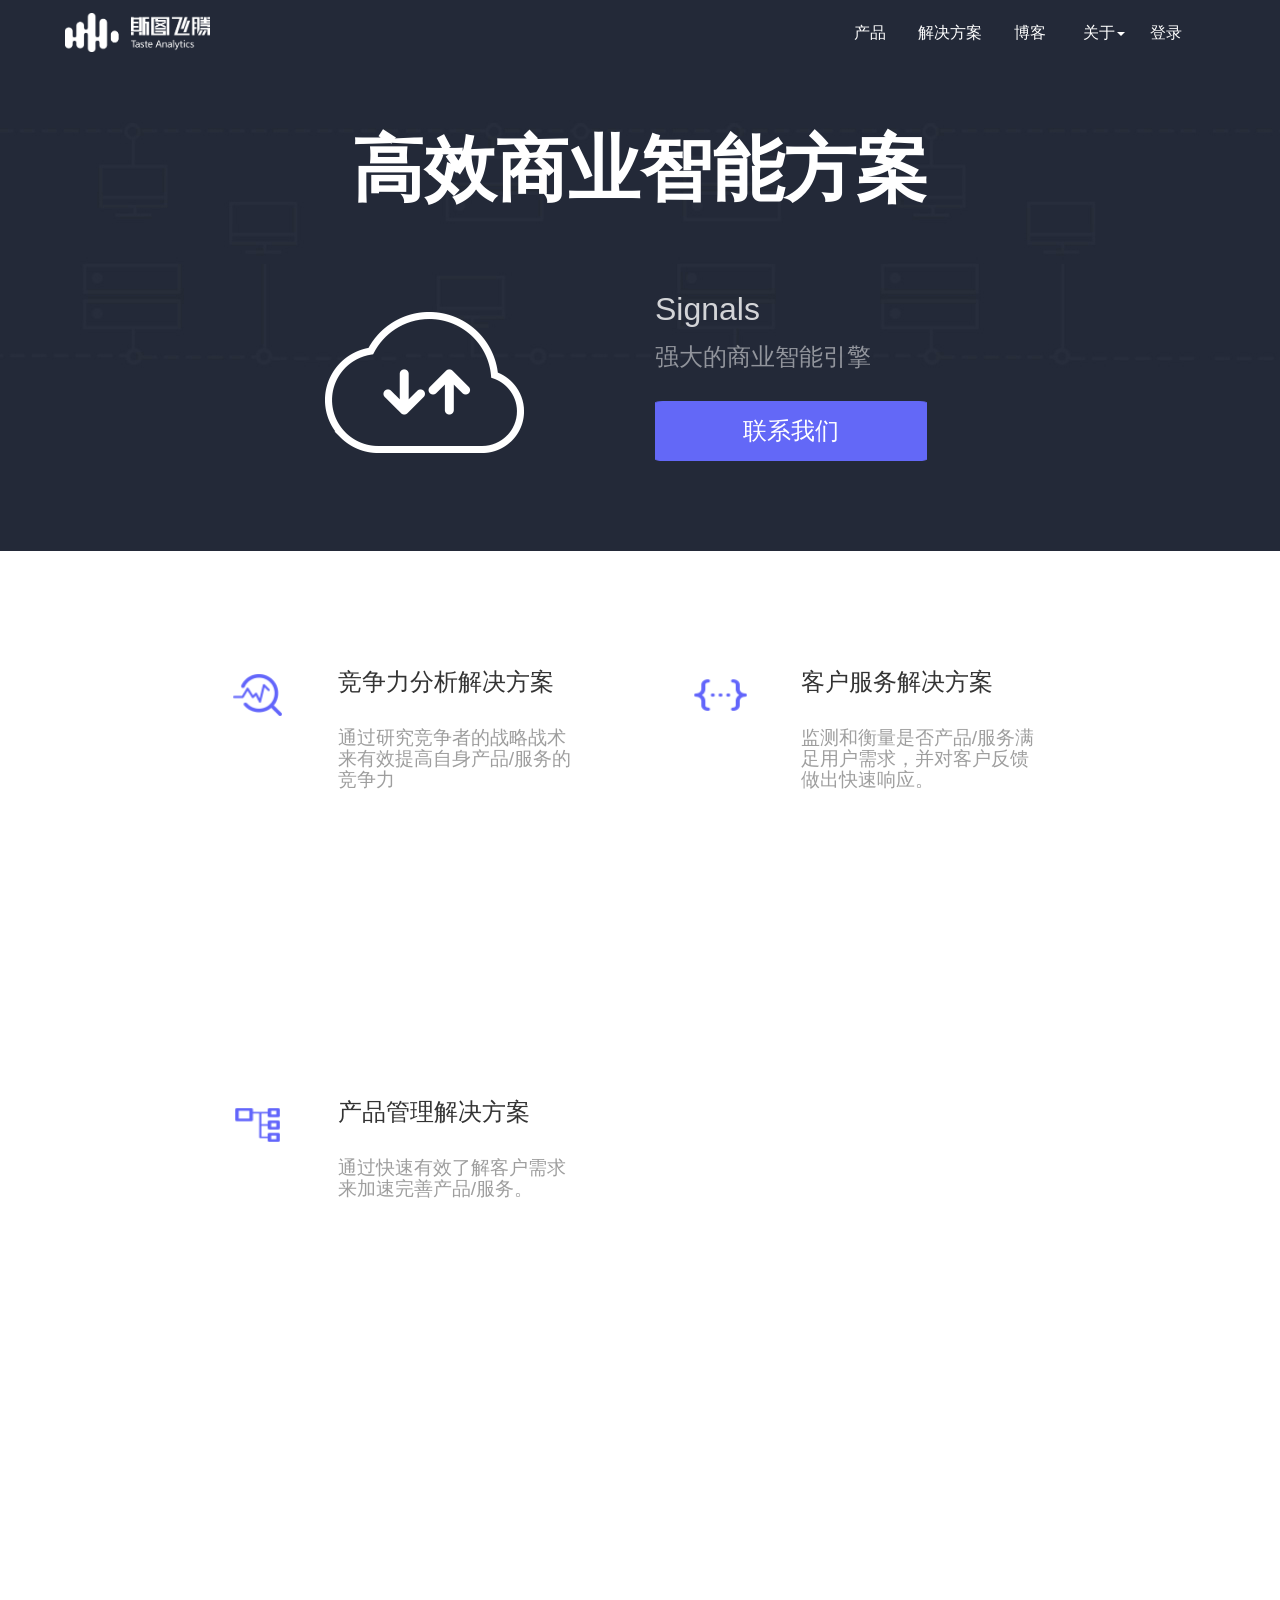
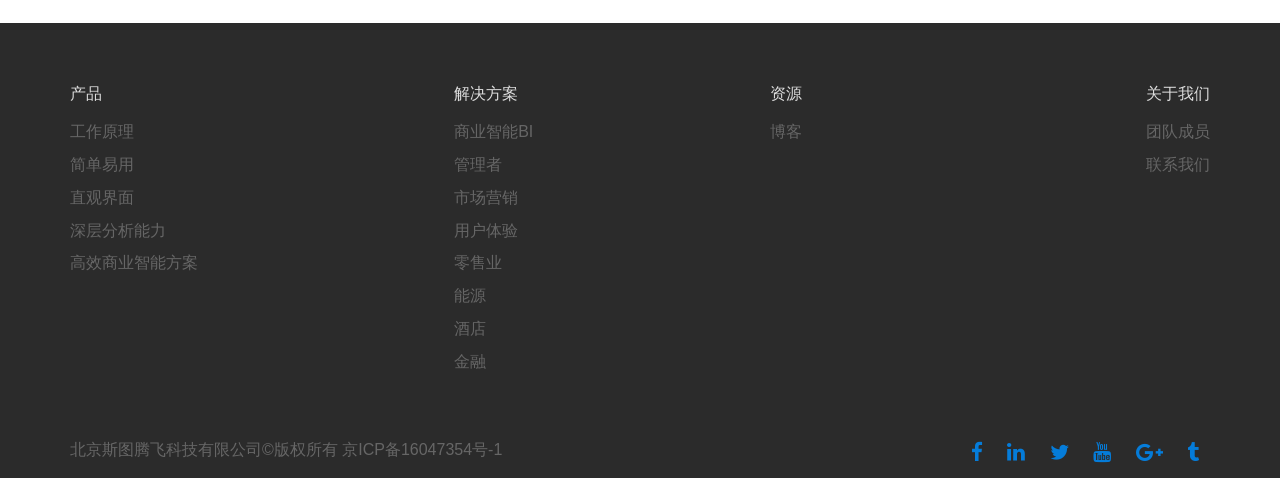
<file: ComprehensiveDataAnalyticsSolution.html>
<!DOCTYPE html>
<html lang="en">
<head>
    <meta charset="UTF-8">
	<meta name="viewport" content="width=device-width, initial-scale=1" />
    <title>全球大数据专家</title>
     <link rel="stylesheet" href="lib/bootstrap-3.3.7-dist/css/bootstrap.min.css" rel="stylesheet">
    <script src="https://code.jquery.com/jquery-2.2.0.min.js"></script>
	<link href="lib/FontAwesome/Font-Awesome-Stylus-master/css/index.css" rel="stylesheet">
	<link href="CSS/Global.css" rel="stylesheet"/>
	<link href="CSS/Product.css" rel="stylesheet"/>
	<link href="CSS/Buttons.css" rel="stylesheet"/>
	<link href="CSS/CanvasBox.css" rel="stylesheet"/>
	<link rel="icon" type="image/png" href="Resource/Icons/Stratifyd/ChineseLogo.png"/>

	
</head>

<!--Maincotainer the whole page-->	
<body>
	
<div class="jumbotron" id="Comperhensive_Data_AnaBackImage">
	
	<nav class="navbar navbar-default" role="navigation" id="NavBarPart">
	   <div class="navbar-header" id="CompanyTitelPartImportent">
		  <button type="button" class="navbar-toggle" data-toggle="collapse" 
			 data-target="#example-navbar-collapse">
			 <span class="sr-only">Switch</span>
			 <span class="icon-bar"></span>
			 <span class="icon-bar"></span>
			 <span class="icon-bar"></span>			  
		  </button>
		  <a class="navbar-brand" id="CompanyIconTitleText" href="index.html">
			  <img class="img" src="Resource/Icons/Stratifyd/Stratifyd-Logo-Simple-white.png" id="NavTitleCompanyIcon">
			  </img> 
		   </a>	
	   </div>
	   <div class="collapse navbar-collapse" id="example-navbar-collapse">
		  <ul class="nav navbar-nav" id="NavbarDetailPart">
			 <li class="active NavBarButtons" id="navProduct"><a href="Product.html">产品</a></li>
			 <li class="active NavBarButtons" id="navSolution"><a href="SolutionPage.html">解决方案</a></li>
			 <li class="active NavBarButtons" id="navBlog"><a href="http://blog.stratifyd.com/">博客</a></li>
			 <li class="dropdown">
				 <a href="#" class="dropdown-toggle NavBarButtons" data-toggle="dropdown"id="DraopDownMenu1">
					 关于<b class="caret"></b>
				 </a>
				 <ul class="dropdown-menu NavBarButtons">
					 <li><a href="AboutUsPage.html" id="navOurTeam">关于我们</a>
					 </li>
					 <li><a href="#" id="navContactUs" onclick="Intercom('show')">联系我们</a>
					 </li>
				 </ul>
			  </li>
		 		<li class="active NavBarButtons" id="navLogIN"><a href="https://demo.tasteanalytics.cn/login.html#sign-in">登录</a></li>
		  </ul>
	   </div>
	</nav>	
	
	<div class = "container" id = "ProductTitleContainer">
		<div class="col-xs-12 col-sm-12 col-md-12 col-lg-12">
			
				<h1 class = "ContentTile text-center" id="SignalsTitle">高效商业智能方案
				</h1>	
		
			<div class="col-xs-12 col-sm-12 col-md-6 col-lg-6 ThirdRankImageTextAllignControl">

				<img class="ThirdPageTitleImageIcon text-right" src="Resource/ProductPageImages/ThirdRankPages/NewIcons/Comprehensive%20Data_MainIcon.png" alt="Easy to Use"></img>

			</div>

			<div class="col-xs-12 col-sm-12 col-md-6 col-lg-6 text-center ThirdPageTitleBoxPart" id="ThirdPageTitleBoxPartEasy">

<!--

					<h1 class = "ContentTile" id="SignalsTitle">Signals
					</h1>			
-->

					<div class = "ContentBox LeftBox text-left" id="SignalIntroTextBox">
						<h3 class="ContentTextInfo" id="SignalsIntroTitleText">
							Signals
						</h3>
						<h3 class="ContentTextInfo" id="ThirdRankPageIntroText">
							强大的商业智能引擎
						</h3>
					</div>		

					<div class="row text-left">
						<div class="col-xs-12" id = "TitleButtonPart">
							<a onclick="Intercom('show')">
							<span class="btn btn-info" id="FirstTry">联系我们</span>
							</a>
						</div>			
					</div>


			</div>
		
		</div>
	</div>
	
</div>

	<div class="ContentBox NormalBox" id="ProductContent">
		<div class = "row">
			
<!--
			<div class="col-xs-12 col-sm-12 col-md-12 col-lg-12 text-center ThirdRankPageSubTitle">
				<h2 class="ThirdRankPageStartTitle">Comprehensive data analytics solution</h2>
			</div>
-->
			
			<div class="col-xs-12 col-sm-12 col-md-6 col-lg-6 BoxSize" id="ProductDetailHalfBox11">
				
				<div class="col-xs-3 col-sm-3 col-md-3 col-lg-3 text-right">
					<img class="ThirdRankImageIcon" src="Resource/ProductPageImages/ThirdRankPages/NewIcons/Comprehensive%20Data_Icon1.png"></img>
				</div>
				
				<div class="col-xs-9 col-sm-9 col-md-9 col-lg-9 ThirdRankPageContentBoxPart">
					
					<h3 class="ThirdRankPageContentTitle">竞争力分析解决方案
					</h3>
					
				</div>
			
				<div class="col-xs-12 col-sm-12 col-md-3 col-lg-3 text-right">
				</div>
			
				<div class="col-xs-12 col-sm-12 col-md-9 col-lg-9 ThirdRankPageContentBoxPart">
					
					<h4 class="ThirdRankPageContentText">
							通过研究竞争者的战略战术来有效提高自身产品/服务的竞争力
					</h4>		
					
				</div>			
			
			</div>
			
			<div class="col-xs-12 col-sm-12 col-md-6 col-lg-6 BoxSize" id="ProductDetailHalfBox12">
				
				<div class="col-xs-3 col-sm-3 col-md-3 col-lg-3 text-right">
					<img class="ThirdRankImageIcon" src="Resource/ProductPageImages/ThirdRankPages/NewIcons/Comprehensive%20Data_Icon2.png"></img>
				</div>
				
				<div class="col-xs-9 col-sm-9 col-md-9 col-lg-9 ThirdRankPageContentBoxPart">
					
					<h3 class="ThirdRankPageContentTitle">客户服务解决方案
					</h3>
					
				</div>
				
				<div class="col-xs-12 col-sm-12 col-md-3 col-lg-3 text-right">
				</div>
			
				<div class="col-xs-12 col-sm-12 col-md-9 col-lg-9 ThirdRankPageContentBoxPart">
					
					<h4 class="ThirdRankPageContentText">
						监测和衡量是否产品/服务满足用户需求，并对客户反馈做出快速响应。
					</h4>
					
				</div>		
			
			</div>
			
			<div class="col-xs-12 col-sm-12 col-md-6 col-lg-6 BoxSize" id="ProductDetailHalfBox13">
				
				<div class="col-xs-3 col-sm-3 col-md-3 col-lg-3 text-right">
					<img class="ThirdRankImageIcon" src="Resource/ProductPageImages/ThirdRankPages/NewIcons/Comprehensive%20Data_Icon3.png"></img>
				</div>
				
				<div class="col-xs-9 col-sm-9 col-md-9 col-lg-9 ThirdRankPageContentBoxPart">
					
					<h3 class="ThirdRankPageContentTitle">产品管理解决方案
					</h3>
					
				</div>
				
				<div class="col-xs-12 col-sm-12 col-md-3 col-lg-3 text-right">
				</div>
				
				<div class="col-xs-12 col-sm-12 col-md-9 col-lg-9 ThirdRankPageContentBoxPart">
					
					<h4 class="ThirdRankPageContentText">
						通过快速有效了解客户需求来加速完善产品/服务。
					</h4>
					
				</div>		
			
			</div>
					
		</div>

	</div>
	
<div class='site-map' >
	<div class="container" >
		<div class = "row">
			<div class = "col-xs-6 col-md-3 site-map-list">
				<div>
					<ul class="list-unstyled">
						<li class='title'>产品</li>
						<li><a id = "HIWText" href="HowitWorks.html">工作原理</a></li>
						<li><a id = "ETUText" href="EasyToUse.html">简单易用</a></li>
						<li><a id = "INVisText" href="IntuitiveVisuaIinterface.html">直观界面</a></li>
						<li><a id = "HPAText" href="HighPoweredAnalytics.html">深层分析能力</a></li>
						<li><a id = "ComDataText" href="ComprehensiveDataAnalyticsSolution.html">高效商业智能方案</a></li>
					</ul>
				</div>
			</div>
			<div class = "col-xs-6 col-md-3 site-map-list">
				<div>
					<ul class="list-unstyled">
						<li class='title'>解决方案</li>
						<li><a id = "BIext" href="Resource/PDFResource/Case Study - BI.pdf">商业智能BI</a></li>
						<li><a id = "ExcuText" href="Resource/PDFResource/Case Study - Executive.pdf">管理者</a></li>
						<li><a id = "MarketText" href="Resource/PDFResource/Case Study - Marketing.pdf">市场营销</a></li>
						<li><a id = "CustomerEXText" href="Resource/PDFResource/Case Study - Consumer Products.pdf">用户体验</a></li>
						<li><a id = "RetailText" href="Resource/PDFResource/Case Study - Retail.pdf">零售业</a></li>
						<li><a id = "UtilitiesText" href="Resource/PDFResource/Case Study - Utilities.pdf">能源</a></li>
						<li><a id = "HospitalityText" href="Resource/PDFResource/Case Study - Hospitality for website.pdf">酒店</a></li>
						<li><a id = "FinSerText" href="Resource/PDFResource/Case Study - Financial Services.pdf">金融</a></li>
					</ul>
				</div>
			</div>
			<div class = "col-xs-6 col-md-3 site-map-list">
				<div>
					<ul class="list-unstyled">
						<li class='title'>资源</li>
						<li><a id = "BlogIext" href="http://blog.tasteanalytics.cn/">博客</a></li>
					</ul>
				</div>
			</div>
			<div class = "col-xs-6 col-md-3 site-map-list">
				<div>
					<ul class="list-unstyled">
						<li class='title'>关于我们</li>
						<li><a id = "OurTeamText" href="AboutUsPage.html">团队成员</a></li>
						<li><a id = "ContactText" onclick="Intercom('show')">联系我们</a></li>
					</ul>
				</div>
			</div>
		</div>
		<div class = "row">
			<div class='col-xs-12 col-md-6 BottomAlligainChange-Left'><span>北京斯图腾飞科技有限公司©版权所有  京ICP备16047354号-1</span></div>
			<div class='col-xs-12 col-md-6 BottomAlligainChange-Right'>
				<ul class="list-inline">
					<a href="https://www.facebook.com/stratifyd/" class="FontAwosomeIcon"><li class="fa fa-facebook FontIconSize" aria-hidden="true" id="FacebookIcon"></li></a>
					<a href="https://www.linkedin.com/company/stratifyd" class="FontAwosomeIcon"><li class="fa fa-linkedin FontIconSize" aria-hidden="true" id="LinkdeInIcon"></li></a>
					<a href="https://twitter.com/StratifydTweets" class="FontAwosomeIcon"><li class="fa fa-twitter FontIconSize" aria-hidden="true" id="TwitterIcon"></li></a>
					<a href="https://www.youtube.com/channel/UCAkngNoMwJDNjEPzX3lIBsw" class="FontAwosomeIcon"><li class="fa fa-youtube FontIconSize" aria-hidden="true" id=YoutubeIcon></li></a>
					<a href="https://plus.google.com/u/0/+Stratifyd/posts" class="FontAwosomeIcon"><li class="fa fa-google-plus FontIconSize" aria-hidden="true" id="GooglePlusIcon"></li></a>
					<a href="http://stratifyd.tumblr.com/" class="FontAwosomeIcon"><li class="fa fa-tumblr FontIconSize" aria-hidden="true" id="TumblrIcon"></li></a>
				</ul>
			</div>
		</div>
	</div>
</div>
	
<!-- Resource or Library Scripts -->

<!--
<script src="http://d3js.org/d3.v3.min.js" charset="utf-8"></script>
<script src="http://www.ourd3js.com/library/multext.js" charset="utf-8"></script>
-->
<script src="lib/bootstrap-3.3.7-dist/js/bootstrap.min.js"></script>
<script src="lib/FastClick/fastclick.js"></script>

<script>(function(){var w=window;var ic=w.Intercom;if(typeof ic==="function"){ic('reattach_activator');ic('update',intercomSettings);}else{var d=document;var i=function(){i.c(arguments)};i.q=[];i.c=function(args){i.q.push(args)};w.Intercom=i;function l(){var s=d.createElement('script');s.type='text/javascript';s.async=true;s.src='https://widget.intercom.io/widget/yobfq5ll';var x=d.getElementsByTagName('script')[0];x.parentNode.insertBefore(s,x);}if(w.attachEvent){w.attachEvent('onload',l);}else{w.addEventListener('load',l,false);}}})()</script>
<script>$(function() {window.Intercom("boot", { app_id: "yobfq5ll" });})</script>

<noscript><iframe src="//www.googletagmanager.com/ns.html?id=GTM-P4LXLN"
height="0" width="0" style="display:none;visibility:hidden"></iframe></noscript>
<script>(function(w,d,s,l,i){w[l]=w[l]||[];w[l].push({'gtm.start':
new Date().getTime(),event:'gtm.js'});var f=d.getElementsByTagName(s)[0],
j=d.createElement(s),dl=l!='dataLayer'?'&l='+l:'';j.async=true;j.src=
'//www.googletagmanager.com/gtm.js?id='+i+dl;f.parentNode.insertBefore(j,f);
})(window,document,'script','dataLayer','GTM-P4LXLN');</script>

</body>
</html>
</file>
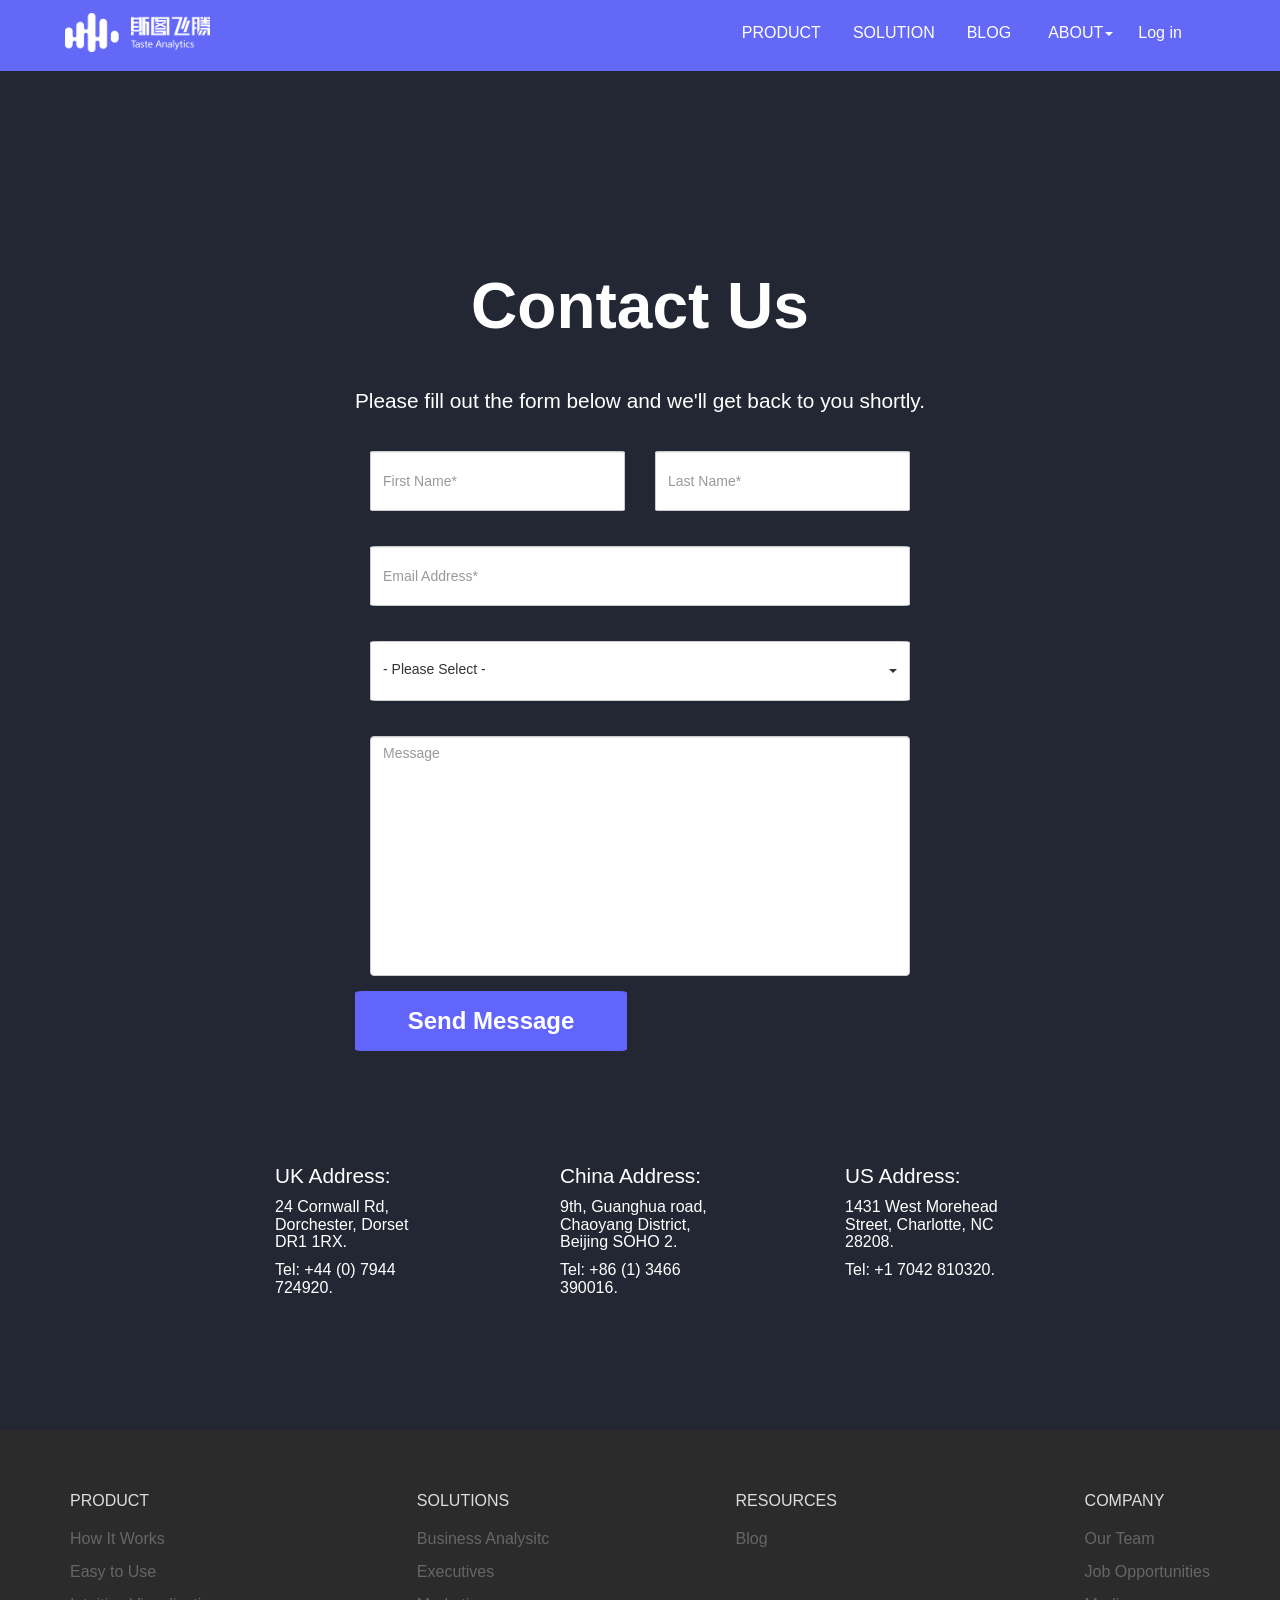
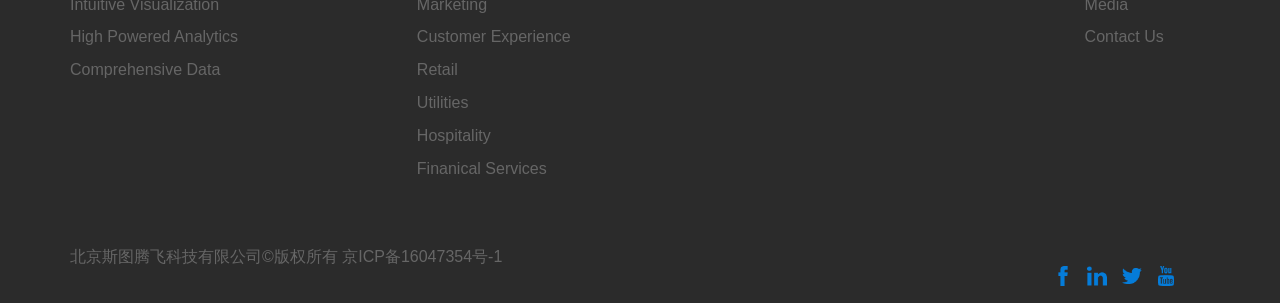
<file: ContactUs.html>
<!DOCTYPE html>
<html lang="en">
<head>
    <meta charset="UTF-8">
	<meta name="viewport" content="width=device-width, initial-scale=1" />
    <title></title>
    <link href="https://maxcdn.bootstrapcdn.com/bootstrap/3.3.6/css/bootstrap.min.css" rel="stylesheet"/>
    <script src="https://code.jquery.com/jquery-2.2.0.min.js"></script>
	<link href="CSS/Global.css" rel="stylesheet"/>
	<link href="CSS/Contact.css" rel="stylesheet"/>
	<link href="CSS/LandingPageDesigned.css" rel="stylesheet"/>
</head>

<body>
	
<!-- Resource or Library Scripts -->

<!--
<script src="http://d3js.org/d3.v3.min.js" charset="utf-8"></script>
<script src="http://www.ourd3js.com/library/multext.js" charset="utf-8"></script>
-->
	
<!--<a href="mailto:name@rapidtables.com">Send mail</a>-->
	
	<nav class="navbar navbar-default" role="navigation" id="NavBarPart">
	   <div class="navbar-header" id="CompanyTitelPartImportent">
		  <button type="button" class="navbar-toggle" data-toggle="collapse" 
			 data-target="#example-navbar-collapse">
			 <span class="sr-only">Switch</span>
			 <span class="icon-bar"></span>
			 <span class="icon-bar"></span>
			 <span class="icon-bar"></span>			  
		  </button>
		  <a class="navbar-brand" id="CompanyIconTitleText" href="#">
			  <img class="img" src="Resource/Icons/Stratifyd/Stratifyd-Logo-Simple-white.png" id="NavTitleCompanyIcon">
			  </img> 
<!--			  <span class="NavTitleName" id="StratifydLogoText">Stratifyd</span> -->
		   </a>	
	   </div>
	   <div class="collapse navbar-collapse" id="example-navbar-collapse">
		  <ul class="nav navbar-nav" id="NavbarDetailPart">
			 <li class="active NavBarButtons" id="navProduct"><a href="#">PRODUCT</a></li>
			 <li class="active NavBarButtons" id="navSolution"><a href="#">SOLUTION</a></li>
			 <li class="active NavBarButtons" id="navBlog"><a href="#">BLOG</a></li>
			 <li class="dropdown">
				 <a href="#" class="dropdown-toggle NavBarButtons" data-toggle="dropdown"id="DraopDownMenu1">
					 ABOUT<b class="caret"></b>
				 </a>
				 <ul class="dropdown-menu NavBarButtons">
					 <li><a href="#" id="navOurTeam">About Us</a>
					 </li>
					 <li><a href="#" id="navContactUs">Contact Us</a>
					 </li>
				 </ul>
			  </li>
		 		<li class="active NavBarButtons" id="navLogIN"><a href="#">Log in</a></li>	  
<!--			 <li class="active NavBarButtons col-xs-12 col-sm-2 col-md-2" id = "NavBarLoginPart"><a class = "btn NavBarButtons" id="NavBarLoginButton">Log In</a></li>-->
<!--		     <li class="active NavBarButtons col-xs-12 col-sm-2 col-md-2" id = "NavBarSignUpPart"><a class = "btn NavBarButtons" id="NavBarSignUpButton">Sign Up</a></li>		 -->
		  </ul>
	   </div>
	</nav>	

<div class="container" id="ContactUsMainPartBack">
	<div class = "row MainPart" id="MainPartRow">
	
		<div class="row">
			<h1 class="col-xs-12 col-sm-12" id = "Title">
				Contact Us
			</h1>
			<div class="col-xs-1 col-sm-12"></div>
			<h4 class="col-xs-10 col-sm-12" id = "Titleexplain">
				Please fill out the form below and we'll get back to you shortly.
			</h4>		
		</div>

		<div class="row">

			<div class = "col-xs-1 col-sm-1 col-md-2 col-lg-3">
			</div>		

			<div class = "col-xs-10 col-sm-10 col-md-8 col-lg-6">
				<div class="col-xs-12 col-sm-6 col-md-6 col-lg-6">

					<form class="bs-example bs-example-form" role="form">

					   <div class="input-group FullSize">
						 <input type="text" class="form-control InputBox" placeholder="First Name*" id="FirstNameText">
					  </div>

				   </form>

				</div>

				<div class="col-xs-12 col-sm-6">

					<form class="bs-example bs-example-form" role="form">

					  <div class="input-group FullSize">
						 <input type="text" class="form-control InputBox" placeholder="Last Name*" id="LastNameText">
					  </div>					

				   </form>

				</div>

				<div class="col-xs-12 col-sm-12">
					<form class="bs-example bs-example-form" role="form">
						<div class="input-group FullSize">
						<input type="text" class="form-control InputBox" placeholder="Email Address*" id="EmailAddress">
						</div>						
					</form>
				</div>

				<div class="col-xs-12 col-sm-12" id="DropdownBox">
					<div class="dropdown">
						<button class="btn btn-default dropdown-toggle FullSize" type="button" id="dropdownMenu1" data-toggle="dropdown" aria-haspopup="true" aria-expanded="true">
							<span id="DropDownBoxPlaceTitle">- Please Select -<span>
							<span class="caret" id="dropdownSpancaret1"></span>
						</button>
					  <ul class="dropdown-menu FullSize" aria-labelledby="dropdownMenu1">
						<li><a href="#" class="dropdownOption">Sales</a></li>
						<li><a href="#" class="dropdownOption">Partners</a></li>
						<li><a href="#" class="dropdownOption">Press</a></li>
						<li><a href="#" class="dropdownOption">Product Support</a></li>
						<li><a href="#" class="dropdownOption">Other</a></li>
					  </ul>
					</div>
				</div>

				<div class="col-xs-12 col-sm-12">
					<form role="form">
					  <div class="form-group">
						<textarea class="form-control" rows="3" placeholder="Message" id="MessageBox"></textarea>
					  </div>
					</form>
				</div>	

<!--
				<div class="col-xs-12 col-sm-12">
					<button class="btn btn-warning" id="SendMessageBtn">Send Message
					</button>
				</div>
-->
				
				<div class="row">
					<div class="col-xs-12" id = "TitleButtonPart">
						<span class="btn btn-info" id="FirstSendMessageButton">Send Message</span>
					</div>			
				</div>	

			</div>

		</div>
		
	</div>
	
	<div class="row AddressPartBox">

		<div class="col-xs-12 col-sm-12 col-md-12 AddressPart" id="CompanyAddress">
			
			<div class="col-xs-12 col-sm-12 col-md-2 text-left">
			</div>
			
			<div class="col-xs-12 col-sm-12 col-md-2 text-left">
				<h4 class="AddressText AddressTitle">UK Address:</h4>
				<h5 class="AddressText AddressTextContent">24 Cornwall Rd, Dorchester, Dorset DR1 1RX.</h5>
				<h5 class="AddressText AddressTextContent">Tel: +44 (0) 7944 724920.</h5>
			</div>

			<div class="col-xs-12 col-sm-12 col-md-1 text-left">
			</div>
			
			<div class="col-xs-12 col-sm-12 col-md-2 text-left">
				<h4 class="AddressText AddressTitle">China Address:</h4>
				<h5 class="AddressText AddressTextContent">9th, Guanghua road, Chaoyang District, Beijing SOHO 2.</h5>
				<h5 class="AddressText AddressTextContent">Tel: +86 (1) 3466 390016.</h5>
			</div>

			<div class="col-xs-12 col-sm-12 col-md-1 text-left">
			</div>
			
			<div class="col-xs-12 col-sm-12 col-md-2 text-left">
				<h4 class="AddressText AddressTitle">US Address:</h4>
				<h5 class="AddressText AddressTextContent">1431 West Morehead Street, Charlotte, NC 28208.</h5>
				<h5 class="AddressText AddressTextContent">Tel: +1 7042 810320.</h5>
			</div>

		</div>

	</div>
</div>
	
<div class='site-map' >
	<div class="container" >
		<div class = "row">
			<div class = "col-xs-6 col-md-3 site-map-list">
				<div>
					<ul class="list-unstyled">
						<li class='title'>PRODUCT</li>
						<li><a id = "HIWText" href="HowitWorks.html">How It Works</a></li>
						<li><a id = "ETUText" href="EasyToUse.html">Easy to Use</a></li>
						<li><a id = "INVisText" href="IntuitiveVisuaIinterface.html">Intuitive Visualization</a></li>
						<li><a id = "HPAText" href="HighPoweredAnalytics.html">High Powered Analytics</a></li>
						<li><a id = "ComDataText" href="ComprehensiveDataAnalyticsSolution.html">Comprehensive Data</a></li>
					</ul>
				</div>
			</div>
			<div class = "col-xs-6 col-md-3 site-map-list">
				<div>
					<ul class="list-unstyled">
						<li class='title'>SOLUTIONS</li>
						<li><a id = "BIext" href="Resource/PDFResource/Case Study - BI.pdf">Business Analysitc</a></li>
						<li><a id = "ExcuText" href="Resource/PDFResource/Case Study - Executive.pdf">Executives</a></li>
						<li><a id = "MarketText" href="Resource/PDFResource/Case Study - Marketing.pdf">Marketing</a></li>
						<li><a id = "CustomerEXText" href="Resource/PDFResource/Case Study - Consumer Products.pdf">Customer Experience</a></li>
						<li><a id = "RetailText" href="Resource/PDFResource/Case Study - Retail.pdf">Retail</a></li>
						<li><a id = "UtilitiesText" href="Resource/PDFResource/Case Study - Utilities.pdf">Utilities</a></li>
						<li><a id = "HospitalityText" href="Resource/PDFResource/Case Study - Hospitality for website.pdf">Hospitality</a></li>
						<li><a id = "FinSerText" href="Resource/PDFResource/Case Study - Financial Services.pdf">Finanical Services</a></li>
					</ul>
				</div>
			</div>
			<div class = "col-xs-6 col-md-3 site-map-list">
				<div>
					<ul class="list-unstyled">
						<li class='title'>RESOURCES</li>
						<li><a id = "BlogIext" href="http://blog.stratifyd.com/">Blog</a></li>
					</ul>
				</div>
			</div>
			<div class = "col-xs-6 col-md-3 site-map-list">
				<div>
					<ul class="list-unstyled">
						<li class='title'>COMPANY</li>
						<li><a id = "OurTeamText" href="AboutUsPage.html">Our Team</a></li>
						<li><a id = "JOppText" href="JoinUs.html">Job Opportunities</a></li>
						<li><a id = "MediaText" href="MediaPage.html">Media</a></li>
						<li><a id = "ContactText">Contact Us</a></li>
					</ul>
				</div>
			</div>
		</div>
		<div class = "row">
			<div class='col-xs-12 col-md-6 BottomAlligainChange-Left'><span>北京斯图腾飞科技有限公司©版权所有  京ICP备16047354号-1</span></div>
			<div class='col-xs-12 col-md-6 BottomAlligainChange-Right'>
				<ul class="list-inline">
					<li><a href="https://www.facebook.com/stratifyd/"><img src="Resource/Icons/FaceBook/NewfacebookBottomIcon.png" class="Icons2" id = "FacebookIcon" alt="FaceBook"></img></a></li>
					<li><a href="https://www.linkedin.com/company/stratifyd"><img src="Resource/Icons/Linkedin/NewLinkedinIcon.png" class="Icons2" id = "LinkedinIcon" alt="Linkedin"></img></a></li>
					<li><a href="https://twitter.com/StratifydTweets"><img src="Resource/Icons/Twitter/NewTwitterBottomIcon.png" class="Icons2" id = "TwitterIcon" alt="Twitter"></img></a></li>
					<li><a href="https://www.youtube.com/channel/UCAkngNoMwJDNjEPzX3lIBsw"><img src="Resource/Icons/YouTube/NewYoutubeBottomIcon.png" class="Icons2" id = "YoutubeIcon" alt="Youtube"></img></a></li>
					<li><a href="https://plus.google.com/u/0/+Stratifyd/posts"><img src="Resource/Icons/GooglePlus/NewTestGooglePlusBottomIcon.png" class="Icons2" id = "GooglePlusIcon" alt="GooglePlus"></img></a></li>
					<li><a href="http://stratifyd.tumblr.com/"><img src="Resource/Icons/Tumblr/NewTumblrBottomIcon.png" class="Icons2" id = "TumblrIcon" alt="Tumblr"></img></a></li>
				</ul>
			</div>
		</div>
	</div>
</div>
	
<!-- Control Scripts-->
<script src="lib/css3-mediaqueries-js-master/css3-mediaqueries.js"></script>
<script src="lib/d3/d3.js"></script>
<script src="lib/d3/d3.min.js"></script>
<script src="lib/queue/queue.min.js"></script>
<script src="lib/bootstrap-3.3.7-dist/js/bootstrap.min.js"></script>
<script src="Script/WindowResize.js"></script>
<script src="Script/GlobalControl.js"></script>
<script src="Script/MouseAction.js"></script>
<script src="Script/Contact.js"></script>

<script>(function(){var w=window;var ic=w.Intercom;if(typeof ic==="function"){ic('reattach_activator');ic('update',intercomSettings);}else{var d=document;var i=function(){i.c(arguments)};i.q=[];i.c=function(args){i.q.push(args)};w.Intercom=i;function l(){var s=d.createElement('script');s.type='text/javascript';s.async=true;s.src='https://widget.intercom.io/widget/yobfq5ll';var x=d.getElementsByTagName('script')[0];x.parentNode.insertBefore(s,x);}if(w.attachEvent){w.attachEvent('onload',l);}else{w.addEventListener('load',l,false);}}})()</script>
<script>$(function() {window.Intercom("boot", { app_id: "yobfq5ll" });})</script>

<noscript><iframe src="//www.googletagmanager.com/ns.html?id=GTM-P4LXLN"
height="0" width="0" style="display:none;visibility:hidden"></iframe></noscript>
<script>(function(w,d,s,l,i){w[l]=w[l]||[];w[l].push({'gtm.start':
new Date().getTime(),event:'gtm.js'});var f=d.getElementsByTagName(s)[0],
j=d.createElement(s),dl=l!='dataLayer'?'&l='+l:'';j.async=true;j.src=
'//www.googletagmanager.com/gtm.js?id='+i+dl;f.parentNode.insertBefore(j,f);
})(window,document,'script','dataLayer','GTM-P4LXLN');</script>

</body>
</html>
</file>
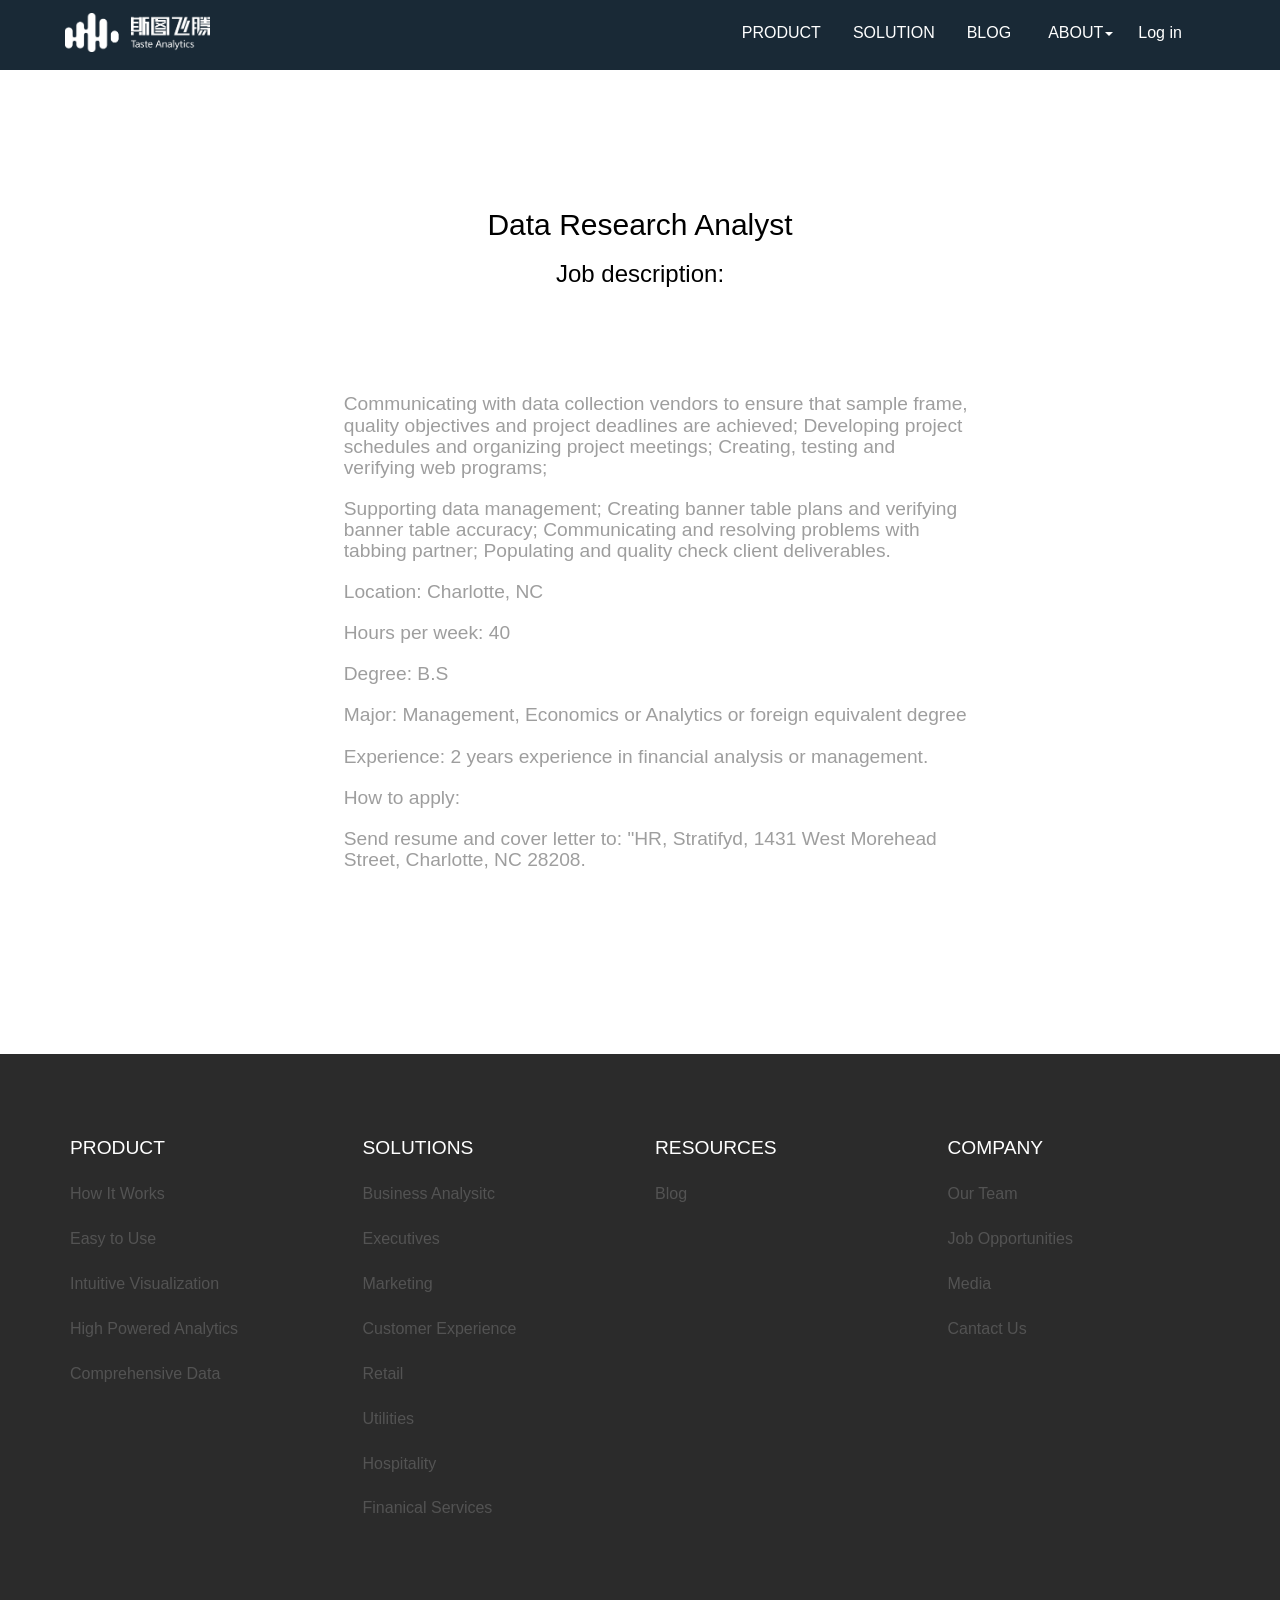
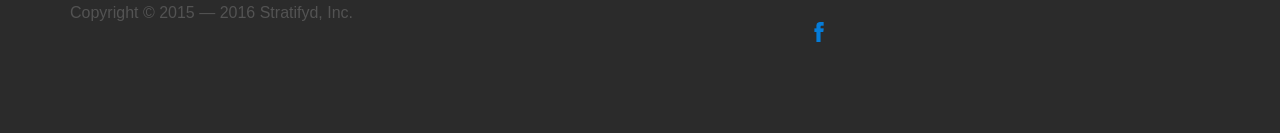
<file: Data_Research_Analyst.html>
<!DOCTYPE html>
<html lang="en">
<head>
    <meta charset="UTF-8">
	<meta name="viewport" content="width=device-width, initial-scale=1" />
    <title></title>
     <link rel="stylesheet" href="lib/bootstrap-3.3.7-dist/css/bootstrap.min.css" rel="stylesheet">
    <script src="https://code.jquery.com/jquery-2.2.0.min.js"></script>
	
	<link href="CSS/Global.css" rel="stylesheet"/>
	<link href="CSS/Product.css" rel="stylesheet"/>
	<link href="CSS/Buttons.css" rel="stylesheet"/>
	<link href="CSS/CanvasBox.css" rel="stylesheet"/>
	<link href="CSS/JobsPagestyle.css" rel="stylesheet"/>
	
</head>

<!--Maincotainer the whole page-->	
<body>
	
	<nav class="navbar navbar-default" role="navigation" id="NavBarPart2">
	   <div class="navbar-header" id="CompanyTitelPartImportent">
		  <button type="button" class="navbar-toggle" data-toggle="collapse" 
			 data-target="#example-navbar-collapse">
			 <span class="sr-only">Switch</span>
			 <span class="icon-bar"></span>
			 <span class="icon-bar"></span>
			 <span class="icon-bar"></span>			  
		  </button>
		  <a class="navbar-brand" id="CompanyIconTitleText" href="#">
			  <img class="img" src="Resource/Icons/Stratifyd/Stratifyd-Logo-Simple-white.png" id="NavTitleCompanyIcon">
			  </img> 
<!--			  <span class="NavTitleName" id="StratifydLogoText">Stratifyd</span> -->
		   </a>	
	   </div>
	   <div class="collapse navbar-collapse" id="example-navbar-collapse">
		  <ul class="nav navbar-nav" id="NavbarDetailPart">
			 <li class="active NavBarButtons" id="navProduct"><a href="#">PRODUCT</a></li>
			 <li class="active NavBarButtons" id="navSolution"><a href="#">SOLUTION</a></li>
			 <li class="active NavBarButtons" id="navBlog"><a href="#">BLOG</a></li>
			 <li class="dropdown">
				 <a href="#" class="dropdown-toggle NavBarButtons" data-toggle="dropdown"id="DraopDownMenu1">
					 ABOUT<b class="caret"></b>
				 </a>
				 <ul class="dropdown-menu NavBarButtons">
					 <li><a href="#" id="navOurTeam">About Us</a>
					 </li>
					 <li><a href="#" id="navContactUs">Contact Us</a>
					 </li>
				 </ul>
			  </li>
		 		<li class="active NavBarButtons" id="navLogIN"><a href="#">Log in</a></li>	  
<!--			 <li class="active NavBarButtons col-xs-12 col-sm-2 col-md-2" id = "NavBarLoginPart"><a class = "btn NavBarButtons" id="NavBarLoginButton">Log In</a></li>-->
<!--		     <li class="active NavBarButtons col-xs-12 col-sm-2 col-md-2" id = "NavBarSignUpPart"><a class = "btn NavBarButtons" id="NavBarSignUpButton">Sign Up</a></li>		 -->
		  </ul>
	   </div>
	</nav>	

	<div class="container" id="ProductContent">
		<div class = "row">
			
			<div class="col-xs-12 col-sm-12 col-md-12 col-lg-12 text-center ThirdRankPageSubTitle">
				<h2>Data Research Analyst</h2>
				<h3>Job description:</h3>
			</div>
			
			<div class="col-xs-12 col-sm-12 col-md-10 col-lg-10 BoxSize" id="ProductDetailHalfBox11">
				
				<div class="col-xs-3 col-sm-3 col-md-2 col-lg-2">
<!--					<img class="ThirdRankImageIcon" src="Resource/ProductPageImages/ThirdRankPages/1471406440_43_inspirating_idea.svg"></img>-->
				</div>
				
				<div class="col-xs-9 col-sm-9 col-md-10 col-lg-10 ThirdRankPageContentBoxPart">
					
<!--
					<h3 class="ThirdRankPageContentTitle">Raw data to rich insights
					</h3>
-->
					
				</div>
			
				<div class="col-xs-12 col-sm-12 col-md-3 col-lg-3 text-right">
				</div>
			
				<div class="col-xs-12 col-sm-12 col-md-9 col-lg-9 ThirdRankPageContentBoxPart JobContentBox">
					
					<h4 class="ThirdRankPageContentText">
						Communicating with data collection vendors to ensure that sample frame, quality objectives and project deadlines are achieved;
						Developing project schedules and organizing project meetings;
						Creating, testing and verifying web programs;
					</h4>
					
					<h4 class="ThirdRankPageContentText">
						
						Supporting data management;
						Creating banner table plans and verifying banner table accuracy;
						Communicating and resolving problems with tabbing partner; Populating and quality check client deliverables.
						
					</h4>
					
					<h4 class="ThirdRankPageContentText">

						Location: Charlotte, NC
						
					</h4>
					
					<h4 class="ThirdRankPageContentText">
						
						Hours per week: 40
						
					</h4>
					
					<h4 class="ThirdRankPageContentText">

						Degree: B.S
						
					</h4>
					
					<h4 class="ThirdRankPageContentText">
						
						Major: Management, Economics or Analytics or foreign equivalent degree
						
					</h4>
					
					<h4 class="ThirdRankPageContentText">

						Experience: 2 years experience in financial analysis or management.
						
					</h4>
					
					<h4 class="ThirdRankPageContentText">
						
						How to apply:
						
					</h4>
					
					<h4 class="ThirdRankPageContentText">

						Send resume and cover letter to: "HR, Stratifyd, 1431 West Morehead Street, Charlotte, NC 28208.
						
					</h4>				
					
				</div>			
			
			</div>		
		
		</div>

	</div>
	
<div class="containers" id="BottomLinkPart">
	<div class = "container">
		<div class = "row" id = "BottomLinkBox">
	<!--
			<div class="col-xs-12 col-sm-12 col-md-2">
			</div>		
	-->
			<div class = "col-xs-6 col-sm-6 col-md-3 TopMargin" id = "BottomLinkContentBox1">
				<span class = "BottomLinkTitle" id = "BottomProduct">PRODUCT</span>
				<p class="SmallButtonTextLeft GrayText" id = "HIWText">How It Works</p>
				<p class="SmallButtonTextLeft GrayText" id = "ETUText">Easy to Use</p>
				<p class="SmallButtonTextLeft GrayText" id = "INVisText">Intuitive Visualization</p>
				<p class="SmallButtonTextLeft" id = "HPAText">High Powered Analytics</p>
				<p class="SmallButtonTextLeft" id = "ComDataText">Comprehensive Data</p>
			</div>
			<div class = "col-xs-6 col-sm-6 col-md-3 TopMargin" id = "BottomLinkContentBox2">
				<span class = "BottomLinkTitle" id = "BottomSolutions">SOLUTIONS</span>
				<p class="SmallButtonTextLeft" id = "BIext">Business Analysitc</p>
				<p class="SmallButtonTextLeft" id = "ExcuText">Executives</p>
				<p class="SmallButtonTextLeft" id = "MarketText">Marketing</p>
				<p class="SmallButtonTextLeft" id = "CustomerEXText">Customer Experience</p>
				<p class="SmallButtonTextLeft" id = "RetailText">Retail</p>
				<p class="SmallButtonTextLeft" id = "UtilitiesText">Utilities</p>	
				<p class="SmallButtonTextLeft" id = "HospitalityText">Hospitality</p>
				<p class="SmallButtonTextLeft" id = "FinSerText">Finanical Services</p>					
			</div>
			<div class = "col-xs-6 col-sm-6 col-md-3 TopMargin" id = "BottomLinkContentBox3">
				<span class = "BottomLinkTitle" id = "BottomResources">RESOURCES</span>
				<p class="SmallButtonTextLeft" id = "BlogIext">Blog</p>				
			</div>
			<div class = "col-xs-6 col-sm-6 col-md-3 TopMargin" id = "BottomLinkContentBox4">
				<span class = "BottomLinkTitle" id = "BottomCompany">COMPANY</span>
				<p class="SmallButtonTextLeft" id = "OurTeamText">Our Team</p>
				<p class="SmallButtonTextLeft" id = "JOppText">Job Opportunities</p>
				<p class="SmallButtonTextLeft" id = "MediaText">Media</p>
				<p class="SmallButtonTextLeft" id = "ContactText">Cantact Us</p>				
			</div>			
		</div>
	</div>

</div>


<div class="containers" id="CopyRightBackground">
	<div class = "container" id = "CopyRightPart">

		<div class = "row" id = "BottomCopyRightPart">

			<div class = "col-xs-12 col-sm-6 col-md-6 text-left" id = "CopyRightBox1">
				<span class="CopyRight" id = "CopyRight">Copyright ©	2015 — 2016 Stratifyd, Inc.</span>
			</div>

			<div class = "col-xs-12 col-sm-6 col-md-6 text-right" id = "CopyRightBox2">
				<div class = "col-xs-12 col-sm-12 col-md-3">
				</div>

				<div class = "col-xs-2 col-sm-2 col-md-1 BottomIconLink" id = "ConnectIconB1">
					<img src="Resource/Icons/FaceBook/NewfacebookBottomIcon.png" class="Icons2" id = "FacebookIcon" alt="FaceBook">
					</img>
				</div>

				<div class = "col-xs-2 col-sm-2 col-md-1 BottomIconLink" id = "ConnectIconB2">
					<img src="Resource/Icons/Linkedin/NewLinkedinIcon.png" class="Icons2" id = "LinkedinIcon" alt="Linkedin">
					</img>
				</div>

				<div class = "col-xs-2 col-sm-2 col-md-1 BottomIconLink" id = "ConnectIconB3">
					<img src="Resource/Icons/Twitter/NewTwitterBottomIcon.png" class="Icons2" id = "TwitterIcon" alt="Twitter">
					</img>	
				</div>

				<div class = "col-xs-2 col-sm-2 col-md-1 BottomIconLink" id = "ConnectIconB4">
					<img src="Resource/Icons/YouTube/NewYoutubeBottomIcon.png" class="Icons2" id = "YoutubeIcon" alt="Youtube">
					</img>
				</div>

				<div class = "col-xs-2 col-sm-2 col-md-1 BottomIconLink" id = "ConnectIconB5">
					<img src="Resource/Icons/GooglePlus/NewTestGooglePlusBottomIcon.png" class="Icons2" id = "GooglePlusIcon" alt="GooglePlus">
					</img>						
				</div>

				<div class = "col-xs-2 col-sm-2 col-md-1 BottomIconLink" id = "ConnectIconB6">
					<img src="Resource/Icons/Tumblr/NewTumblrBottomIcon.png" class="Icons2" id = "TumblrIcon" alt="Tumblr">
					</img>				
				</div>
			</div>

		</div>	
	</div>	
</div>
	
<!-- Resource or Library Scripts -->

<!--
<script src="http://d3js.org/d3.v3.min.js" charset="utf-8"></script>
<script src="http://www.ourd3js.com/library/multext.js" charset="utf-8"></script>
-->
<script src="lib/d3/d3.js"></script>
<script src="lib/d3/d3.min.js"></script>
<script src="lib/queue/queue.min.js"></script>
<script src="lib/bootstrap-3.3.7-dist/js/bootstrap.min.js"></script>
	
<!-- Control Scripts-->
<script src="Script/TransForm.js"></script>
<script src="Script/GlobalControl.js"></script>
<script src="Script/FontSizeControl.js"></script>
<script src="Script/Product.js"></script>
<script src="Script/MouseAction.js"></script>
<script src="Script/WindowResize.js"></script>
<script src="lib/css3-mediaqueries-js-master/css3-mediaqueries.js"></script>

<script>(function(){var w=window;var ic=w.Intercom;if(typeof ic==="function"){ic('reattach_activator');ic('update',intercomSettings);}else{var d=document;var i=function(){i.c(arguments)};i.q=[];i.c=function(args){i.q.push(args)};w.Intercom=i;function l(){var s=d.createElement('script');s.type='text/javascript';s.async=true;s.src='https://widget.intercom.io/widget/yobfq5ll';var x=d.getElementsByTagName('script')[0];x.parentNode.insertBefore(s,x);}if(w.attachEvent){w.attachEvent('onload',l);}else{w.addEventListener('load',l,false);}}})()</script>
<script>$(function() {window.Intercom("boot", { app_id: "yobfq5ll" });})</script>

</body>
</html>
</file>
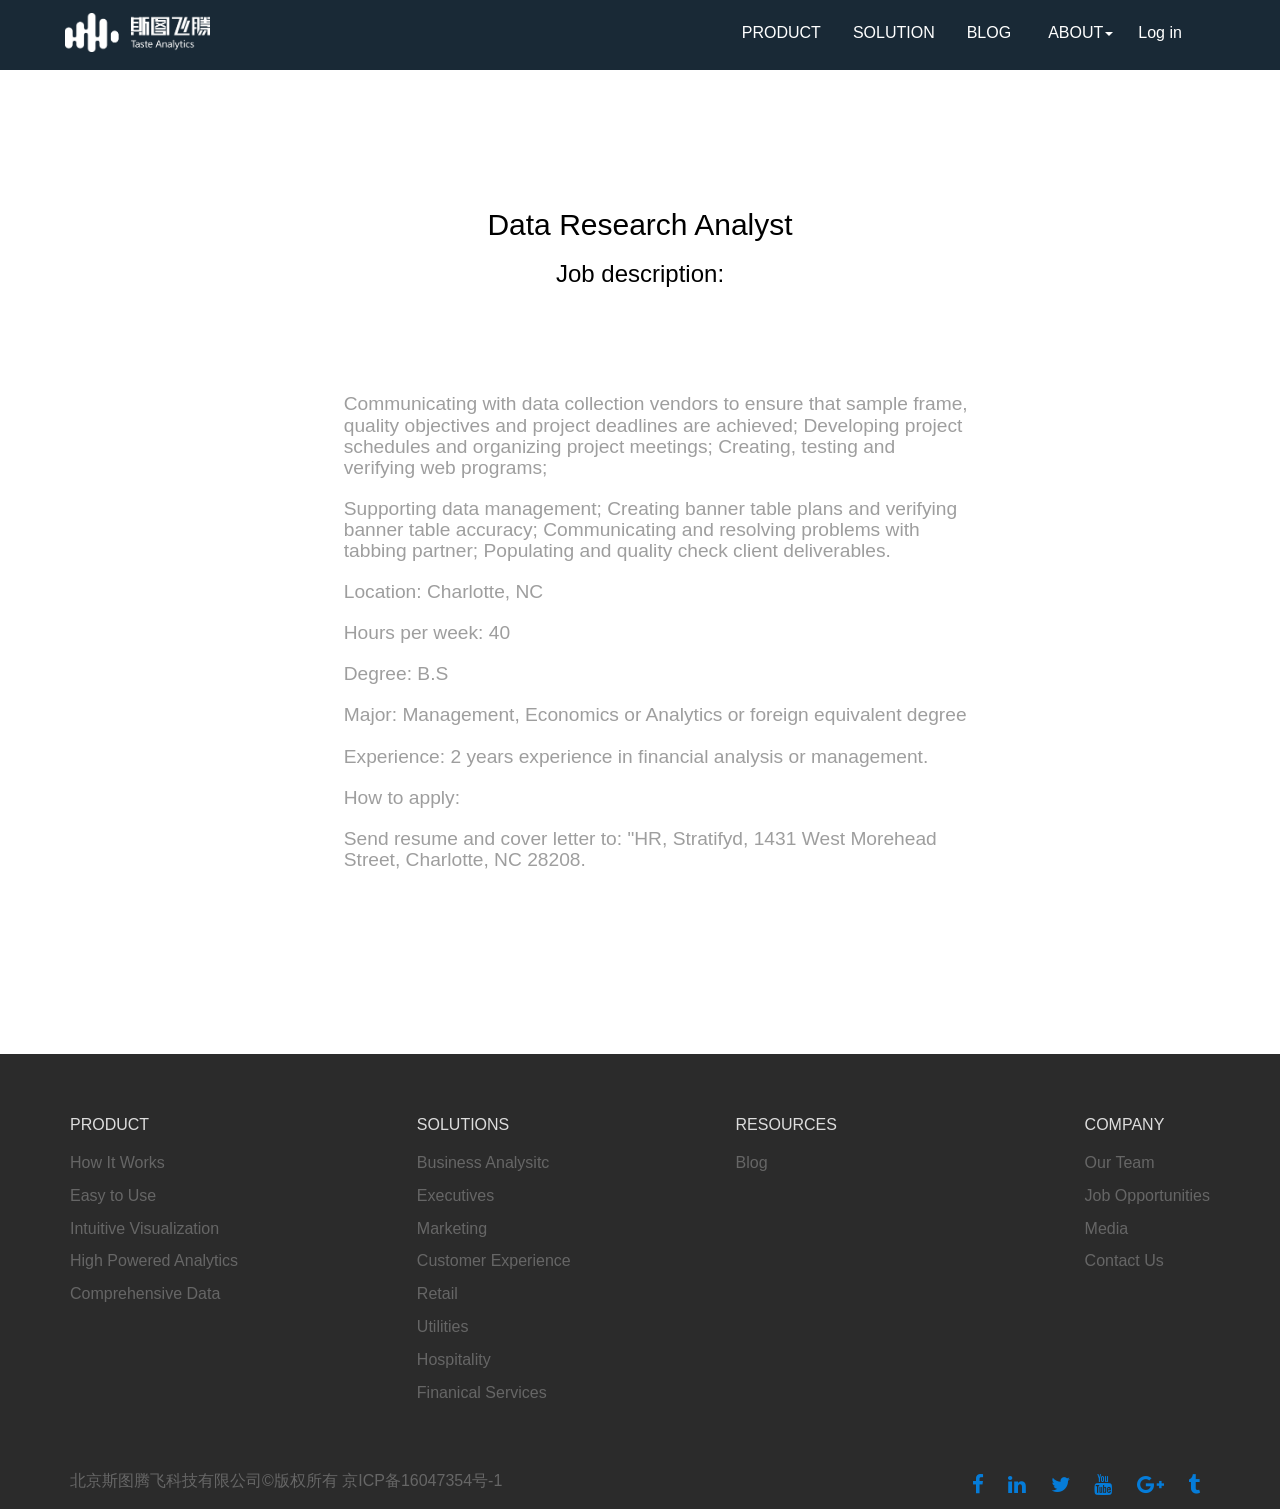
<file: DataResearchAnalyst.html>
<!DOCTYPE html>
<html lang="en">
<head>
    <meta charset="UTF-8">
	<meta name="viewport" content="width=device-width, initial-scale=1" />
    <title>全球大数据专家</title>
     <link rel="stylesheet" href="lib/bootstrap-3.3.7-dist/css/bootstrap.min.css" rel="stylesheet">
    <script src="https://code.jquery.com/jquery-2.2.0.min.js"></script>
	<link href="lib/FontAwesome/Font-Awesome-Stylus-master/example/dist/styles.css" rel="stylesheet">
	<link href="CSS/Global.css" rel="stylesheet"/>
	<link href="CSS/Product.css" rel="stylesheet"/>
	<link href="CSS/Buttons.css" rel="stylesheet"/>
	<link href="CSS/CanvasBox.css" rel="stylesheet"/>
	<link href="CSS/JobsPagestyle.css" rel="stylesheet"/>
	<link rel="icon" type="image/png" href="Resource/Icons/Stratifyd/ChineseLogo.png"/>
	
</head>

<!--Maincotainer the whole page-->	
<body>
	
	<nav class="navbar navbar-default" role="navigation" id="NavBarPart2">
	   <div class="navbar-header" id="CompanyTitelPartImportent">
		  <button type="button" class="navbar-toggle" data-toggle="collapse" 
			 data-target="#example-navbar-collapse">
			 <span class="sr-only">Switch</span>
			 <span class="icon-bar"></span>
			 <span class="icon-bar"></span>
			 <span class="icon-bar"></span>			  
		  </button>
		  <a class="navbar-brand" id="CompanyIconTitleText" href="index.html">
			  <img class="img" src="Resource/Icons/Stratifyd/Stratifyd-Logo-Simple-white.png" id="NavTitleCompanyIcon">
			  </img> 
		   </a>	
	   </div>
	   <div class="collapse navbar-collapse" id="example-navbar-collapse">
		  <ul class="nav navbar-nav" id="NavbarDetailPart">
			 <li class="active NavBarButtons" id="navProduct"><a href="Product.html">PRODUCT</a></li>
			 <li class="active NavBarButtons" id="navSolution"><a href="SolutionPage.html">SOLUTION</a></li>
			 <li class="active NavBarButtons" id="navBlog"><a href="http://blog.stratifyd.com/">BLOG</a></li>
			 <li class="dropdown">
				 <a href="#" class="dropdown-toggle NavBarButtons" data-toggle="dropdown"id="DraopDownMenu1">
					 ABOUT<b class="caret"></b>
				 </a>
				 <ul class="dropdown-menu NavBarButtons">
					 <li><a href="AboutUsPage.html" id="navOurTeam">About Us</a>
					 </li>
					 <li><a href="#" id="navContactUs" onclick="Intercom('show')">Contact Us</a>
					 </li>
				 </ul>
			  </li>
		 		<li class="active NavBarButtons" id="navLogIN"><a href="https://signals.stratifyd.com/login.html#sign-in">Log in</a></li>
		  </ul>
	   </div>
	</nav>	

	<div class="container" id="ProductContent">
		<div class = "row">
			
			<div class="col-xs-12 col-sm-12 col-md-12 col-lg-12 text-center ThirdRankPageSubTitle">
				<h2>Data Research Analyst</h2>
				<h3>Job description:</h3>
			</div>
			
			<div class="col-xs-12 col-sm-12 col-md-10 col-lg-10 BoxSize" id="ProductDetailHalfBox11">
				
				<div class="col-xs-3 col-sm-3 col-md-2 col-lg-2">
<!--					<img class="ThirdRankImageIcon" src="Resource/ProductPageImages/ThirdRankPages/1471406440_43_inspirating_idea.svg"></img>-->
				</div>
				
				<div class="col-xs-9 col-sm-9 col-md-10 col-lg-10 ThirdRankPageContentBoxPart">
					
<!--
					<h3 class="ThirdRankPageContentTitle">Raw data to rich insights
					</h3>
-->
					
				</div>
			
				<div class="col-xs-12 col-sm-12 col-md-3 col-lg-3 text-right">
				</div>
			
				<div class="col-xs-12 col-sm-12 col-md-9 col-lg-9 ThirdRankPageContentBoxPart JobContentBox">
					
					<h4 class="ThirdRankPageContentText">
						Communicating with data collection vendors to ensure that sample frame, quality objectives and project deadlines are achieved;
						Developing project schedules and organizing project meetings;
						Creating, testing and verifying web programs;
					</h4>
					
					<h4 class="ThirdRankPageContentText">
						
						Supporting data management;
						Creating banner table plans and verifying banner table accuracy;
						Communicating and resolving problems with tabbing partner; Populating and quality check client deliverables.
						
					</h4>
					
					<h4 class="ThirdRankPageContentText">

						Location: Charlotte, NC
						
					</h4>
					
					<h4 class="ThirdRankPageContentText">
						
						Hours per week: 40
						
					</h4>
					
					<h4 class="ThirdRankPageContentText">

						Degree: B.S
						
					</h4>
					
					<h4 class="ThirdRankPageContentText">
						
						Major: Management, Economics or Analytics or foreign equivalent degree
						
					</h4>
					
					<h4 class="ThirdRankPageContentText">

						Experience: 2 years experience in financial analysis or management.
						
					</h4>
					
					<h4 class="ThirdRankPageContentText">
						
						How to apply:
						
					</h4>
					
					<h4 class="ThirdRankPageContentText">

						Send resume and cover letter to: "HR, Stratifyd, 1431 West Morehead Street, Charlotte, NC 28208.
						
					</h4>				
					
				</div>			
			
			</div>		
		
		</div>

	</div>
	
<div class='site-map' >
	<div class="container" >
		<div class = "row">
			<div class = "col-xs-6 col-md-3 site-map-list">
				<div>
					<ul class="list-unstyled">
						<li class='title'>PRODUCT</li>
						<li><a id = "HIWText" href="HowitWorks.html">How It Works</a></li>
						<li><a id = "ETUText" href="EasyToUse.html">Easy to Use</a></li>
						<li><a id = "INVisText" href="IntuitiveVisuaIinterface.html">Intuitive Visualization</a></li>
						<li><a id = "HPAText" href="HighPoweredAnalytics.html">High Powered Analytics</a></li>
						<li><a id = "ComDataText" href="ComprehensiveDataAnalyticsSolution.html">Comprehensive Data</a></li>
					</ul>
				</div>
			</div>
			<div class = "col-xs-6 col-md-3 site-map-list">
				<div>
					<ul class="list-unstyled">
						<li class='title'>SOLUTIONS</li>
						<li><a id = "BIext" href="Resource/PDFResource/Case Study - BI.pdf">Business Analysitc</a></li>
						<li><a id = "ExcuText" href="Resource/PDFResource/Case Study - Executive.pdf">Executives</a></li>
						<li><a id = "MarketText" href="Resource/PDFResource/Case Study - Marketing.pdf">Marketing</a></li>
						<li><a id = "CustomerEXText" href="Resource/PDFResource/Case Study - Consumer Products.pdf">Customer Experience</a></li>
						<li><a id = "RetailText" href="Resource/PDFResource/Case Study - Retail.pdf">Retail</a></li>
						<li><a id = "UtilitiesText" href="Resource/PDFResource/Case Study - Utilities.pdf">Utilities</a></li>
						<li><a id = "HospitalityText" href="Resource/PDFResource/Case Study - Hospitality for website.pdf">Hospitality</a></li>
						<li><a id = "FinSerText" href="Resource/PDFResource/Case Study - Financial Services.pdf">Finanical Services</a></li>
					</ul>
				</div>
			</div>
			<div class = "col-xs-6 col-md-3 site-map-list">
				<div>
					<ul class="list-unstyled">
						<li class='title'>RESOURCES</li>
						<li><a id = "BlogIext" href="http://blog.stratifyd.com/">Blog</a></li>
					</ul>
				</div>
			</div>
			<div class = "col-xs-6 col-md-3 site-map-list">
				<div>
					<ul class="list-unstyled">
						<li class='title'>COMPANY</li>
						<li><a id = "OurTeamText" href="AboutUsPage.html">Our Team</a></li>
						<li><a id = "JOppText" href="JoinUs.html">Job Opportunities</a></li>
						<li><a id = "MediaText" href="MediaPage.html">Media</a></li>
						<li><a id = "ContactText" onclick="Intercom('show')">Contact Us</a></li>
					</ul>
				</div>
			</div>
		</div>
		<div class = "row">
			<div class='col-xs-12 col-md-6 BottomAlligainChange-Left'><span>北京斯图腾飞科技有限公司©版权所有  京ICP备16047354号-1</span></div>
			<div class='col-xs-12 col-md-6 BottomAlligainChange-Right'>
				<ul class="list-inline">
					<a href="https://www.facebook.com/stratifyd/" class="FontAwosomeIcon"><li class="fa fa-facebook FontIconSize" aria-hidden="true" id="FacebookIcon"></li></a>
					<a href="https://www.linkedin.com/company/stratifyd" class="FontAwosomeIcon"><li class="fa fa-linkedin FontIconSize" aria-hidden="true" id="LinkdeInIcon"></li></a>
					<a href="https://twitter.com/StratifydTweets" class="FontAwosomeIcon"><li class="fa fa-twitter FontIconSize" aria-hidden="true" id="TwitterIcon"></li></a>
					<a href="https://www.youtube.com/channel/UCAkngNoMwJDNjEPzX3lIBsw" class="FontAwosomeIcon"><li class="fa fa-youtube FontIconSize" aria-hidden="true" id=YoutubeIcon></li></a>
					<a href="https://plus.google.com/u/0/+Stratifyd/posts" class="FontAwosomeIcon"><li class="fa fa-google-plus FontIconSize" aria-hidden="true" id="GooglePlusIcon"></li></a>
					<a href="http://stratifyd.tumblr.com/" class="FontAwosomeIcon"><li class="fa fa-tumblr FontIconSize" aria-hidden="true" id="TumblrIcon"></li></a>
				</ul>
			</div>
		</div>
	</div>
</div>
<!-- Resource or Library Scripts -->

<!--
<script src="http://d3js.org/d3.v3.min.js" charset="utf-8"></script>
<script src="http://www.ourd3js.com/library/multext.js" charset="utf-8"></script>
-->
<script src="lib/bootstrap-3.3.7-dist/js/bootstrap.min.js"></script>
<script src="lib/FastClick/fastclick.js"></script>

<script>(function(){var w=window;var ic=w.Intercom;if(typeof ic==="function"){ic('reattach_activator');ic('update',intercomSettings);}else{var d=document;var i=function(){i.c(arguments)};i.q=[];i.c=function(args){i.q.push(args)};w.Intercom=i;function l(){var s=d.createElement('script');s.type='text/javascript';s.async=true;s.src='https://widget.intercom.io/widget/yobfq5ll';var x=d.getElementsByTagName('script')[0];x.parentNode.insertBefore(s,x);}if(w.attachEvent){w.attachEvent('onload',l);}else{w.addEventListener('load',l,false);}}})()</script>
<script>$(function() {window.Intercom("boot", { app_id: "yobfq5ll" });})</script>

<noscript><iframe src="//www.googletagmanager.com/ns.html?id=GTM-P4LXLN"
height="0" width="0" style="display:none;visibility:hidden"></iframe></noscript>
<script>(function(w,d,s,l,i){w[l]=w[l]||[];w[l].push({'gtm.start':
new Date().getTime(),event:'gtm.js'});var f=d.getElementsByTagName(s)[0],
j=d.createElement(s),dl=l!='dataLayer'?'&l='+l:'';j.async=true;j.src=
'//www.googletagmanager.com/gtm.js?id='+i+dl;f.parentNode.insertBefore(j,f);
})(window,document,'script','dataLayer','GTM-P4LXLN');</script>

</body>
</html>
</file>
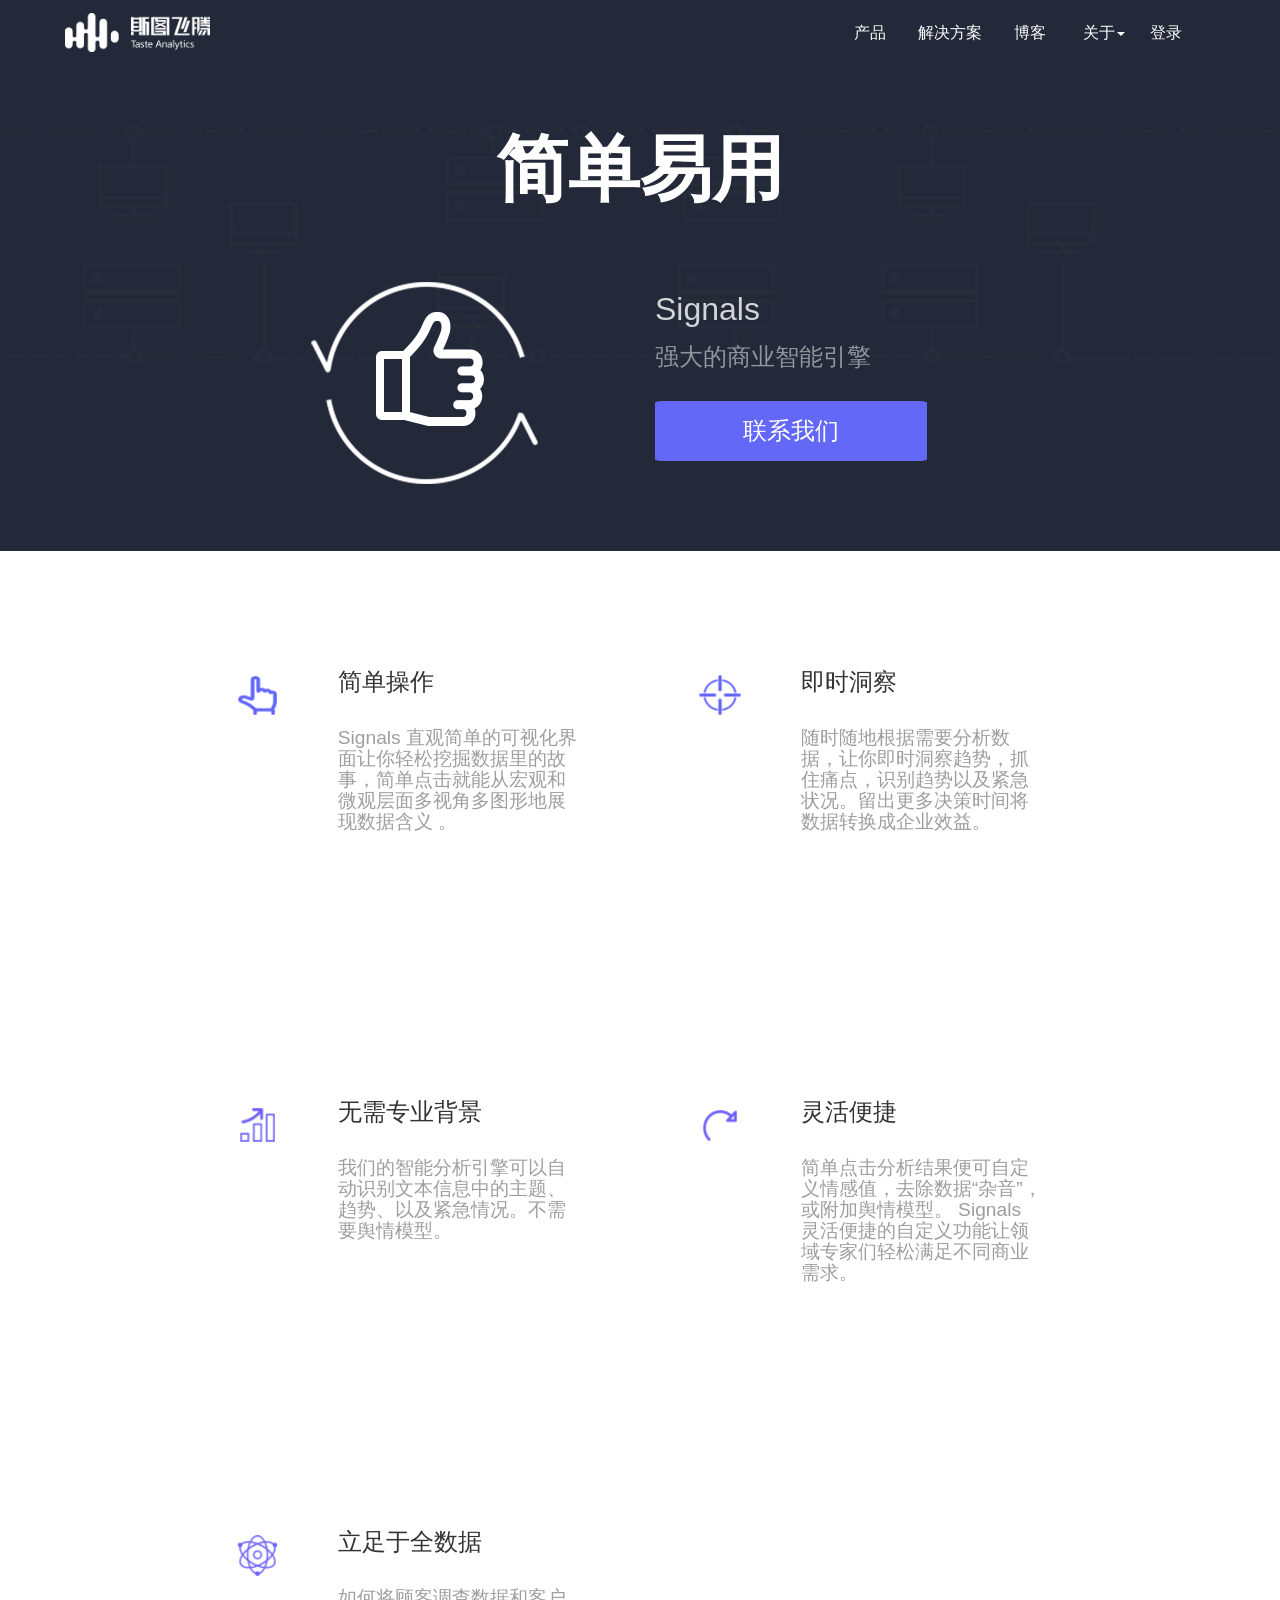
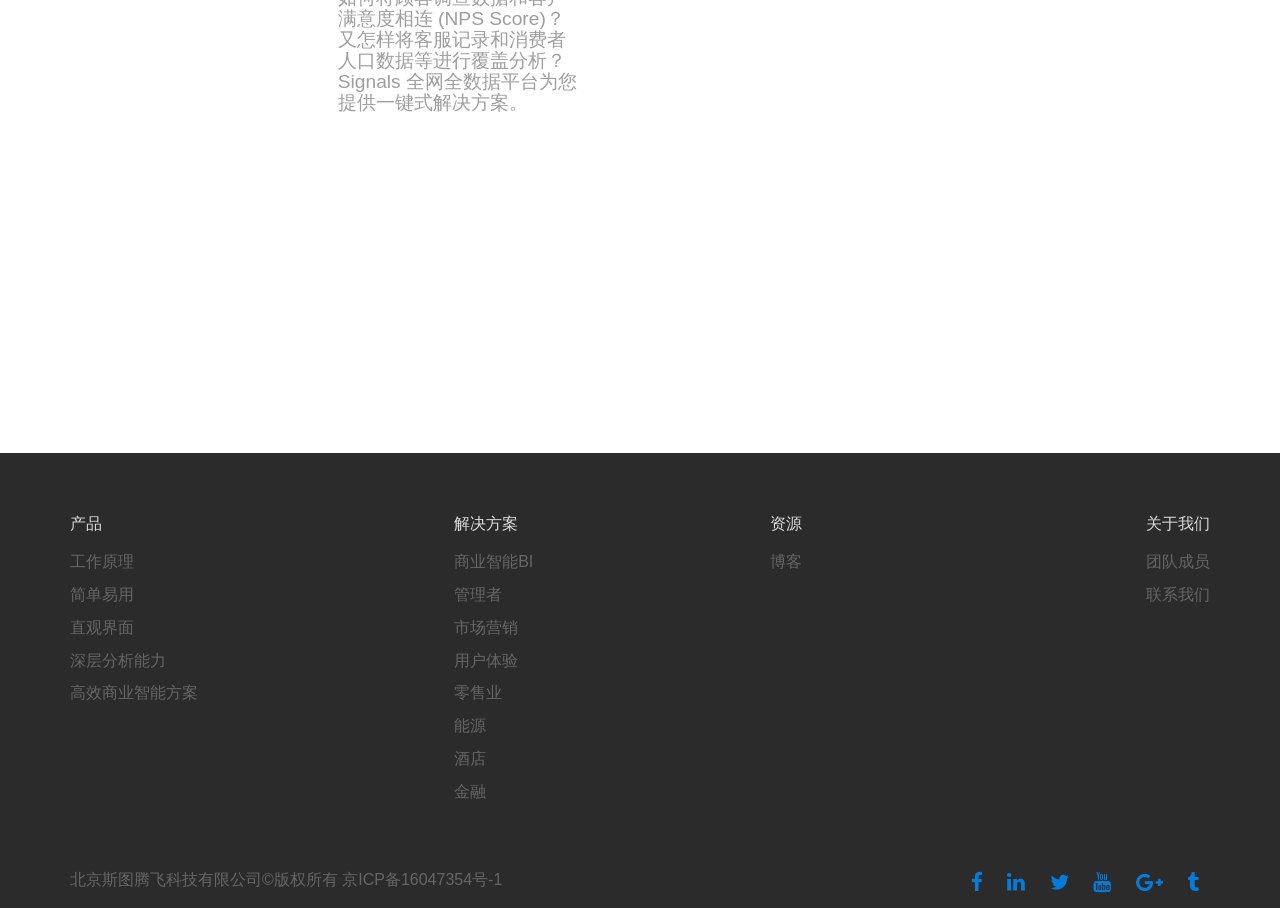
<file: EasyToUse.html>
<!DOCTYPE html>
<html lang="en">
<head>
    <meta charset="UTF-8">
	<meta name="viewport" content="width=device-width, initial-scale=1" />
    <title>全球大数据专家</title>
     <link rel="stylesheet" href="lib/bootstrap-3.3.7-dist/css/bootstrap.min.css" rel="stylesheet">
    <script src="https://code.jquery.com/jquery-2.2.0.min.js"></script>
	<link href="lib/FontAwesome/Font-Awesome-Stylus-master/css/index.css" rel="stylesheet">
	<link href="CSS/Global.css" rel="stylesheet"/>
	<link href="CSS/Product.css" rel="stylesheet"/>
	<link href="CSS/Buttons.css" rel="stylesheet"/>
	<link href="CSS/CanvasBox.css" rel="stylesheet"/>
	<link rel="icon" type="image/png" href="Resource/Icons/Stratifyd/ChineseLogo.png"/>
	
</head>

<!--Maincotainer the whole page-->	
<body>
	
<div class="jumbotron" id="EasytoUseBackImage">
	
	<nav class="navbar navbar-default" role="navigation" id="NavBarPart">
	   <div class="navbar-header" id="CompanyTitelPartImportent">
		  <button type="button" class="navbar-toggle" data-toggle="collapse" 
			 data-target="#example-navbar-collapse">
			 <span class="sr-only">Switch</span>
			 <span class="icon-bar"></span>
			 <span class="icon-bar"></span>
			 <span class="icon-bar"></span>			  
		  </button>
		  <a class="navbar-brand" id="CompanyIconTitleText" href="index.html">
			  <img class="img" src="Resource/Icons/Stratifyd/Stratifyd-Logo-Simple-white.png" id="NavTitleCompanyIcon">
			  </img> 
		   </a>	
	   </div>
	   <div class="collapse navbar-collapse" id="example-navbar-collapse">
		  <ul class="nav navbar-nav" id="NavbarDetailPart">
			 <li class="active NavBarButtons" id="navProduct"><a href="Product.html">产品</a></li>
			 <li class="active NavBarButtons" id="navSolution"><a href="SolutionPage.html">解决方案</a></li>
			 <li class="active NavBarButtons" id="navBlog"><a href="http://blog.tasteanalytics.cn/">博客</a></li>
			 <li class="dropdown">
				 <a href="#" class="dropdown-toggle NavBarButtons" data-toggle="dropdown"id="DraopDownMenu1">
					 关于<b class="caret"></b>
				 </a>
				 <ul class="dropdown-menu NavBarButtons">
					 <li><a href="AboutUsPage.html" id="navOurTeam">关于我们</a>
					 </li>
					 <li><a href="#" id="navContactUs" onclick="Intercom('show')">联系我们</a>
					 </li>
				 </ul>
			  </li>
		 		<li class="active NavBarButtons" id="navLogIN"><a href="https://demo.tasteanalytics.cn/login.html#sign-in">登录</a></li>
		  </ul>
	   </div>
	</nav>
	
	<div class = "container" id = "ProductTitleContainer">
		<div class="col-xs-12 col-sm-12 col-md-12 col-lg-12">
			
				<h1 class = "ContentTile text-center" id="SignalsTitle">简单易用
				</h1>	
		
			<div class="col-xs-12 col-sm-12 col-md-6 col-lg-6 ThirdRankImageTextAllignControl">

				<img class="ThirdPageTitleImageIcon text-right" src="Resource/ProductPageImages/ThirdRankPages/NewIcons/Easy%20to%20Use_MainIcon.png" alt="Easy to Use"></img>

			</div>

			<div class="col-xs-12 col-sm-12 col-md-6 col-lg-6 text-center ThirdPageTitleBoxPart" id="ThirdPageTitleBoxPartEasy">

<!--

					<h1 class = "ContentTile" id="SignalsTitle">Signals
					</h1>			
-->

					<div class = "ContentBox LeftBox text-left" id="SignalIntroTextBox">
						<h3 class="ContentTextInfo" id="SignalsIntroTitleText">
							Signals
						</h3>
						<h3 class="ContentTextInfo" id="ThirdRankPageIntroText">
							强大的商业智能引擎
						</h3>
					</div>		

					<div class="row text-left">
						<div class="col-xs-12" id = "TitleButtonPart">
							<a onclick="Intercom('show')">
							<span class="btn btn-info" id="FirstTry">联系我们</span>
							</a>
						</div>			
					</div>


			</div>
		
		</div>
	</div>
	
</div>

	<div class="ContentBox NormalBox" id="ProductContent">
		<div class = "row">
			
<!--
			<div class="col-xs-12 col-sm-12 col-md-12 col-lg-12 text-center ThirdRankPageSubTitle">
				<h2 class="ThirdRankPageStartTitle">Easy to use</h2>
			</div>
-->
			
			<div class="col-xs-12 col-sm-12 col-md-6 col-lg-6 BoxSize" id="ProductDetailHalfBox11">
				
				<div class="col-xs-3 col-sm-3 col-md-3 col-lg-3 text-right">
					<img class="ThirdRankImageIcon" src="Resource/ProductPageImages/ThirdRankPages/NewIcons/Easy%20to%20Use%20Icon1.png"></img>
				</div>
				
				<div class="col-xs-9 col-sm-9 col-md-9 col-lg-9 ThirdRankPageContentBoxPart">
					
					<h3 class="ThirdRankPageContentTitle">简单操作
					</h3>
					
				</div>
			
				<div class="col-xs-12 col-sm-12 col-md-3 col-lg-3 text-right">
				</div>
			
				<div class="col-xs-12 col-sm-12 col-md-9 col-lg-9 ThirdRankPageContentBoxPart">
					
					<h4 class="ThirdRankPageContentText">
						Signals 直观简单的可视化界面让你轻松挖掘数据里的故事，简单点击就能从宏观和微观层面多视角多图形地展现数据含义 。
					</h4>		
					
				</div>			
			
			</div>
			
			<div class="col-xs-12 col-sm-12 col-md-6 col-lg-6 BoxSize" id="ProductDetailHalfBox12">
				
				<div class="col-xs-3 col-sm-3 col-md-3 col-lg-3 text-right">
					<img class="ThirdRankImageIcon" src="Resource/ProductPageImages/ThirdRankPages/NewIcons/Easy%20to%20Use%20Icon2.png"></img>
				</div>
				
				<div class="col-xs-9 col-sm-9 col-md-9 col-lg-9 ThirdRankPageContentBoxPart">
					
					<h3 class="ThirdRankPageContentTitle">即时洞察
					</h3>
					
				</div>
				
				<div class="col-xs-12 col-sm-12 col-md-3 col-lg-3 text-right">
				</div>
			
				<div class="col-xs-12 col-sm-12 col-md-9 col-lg-9 ThirdRankPageContentBoxPart">
					
					<h4 class="ThirdRankPageContentText">
						随时随地根据需要分析数据，让你即时洞察趋势，抓住痛点，识别趋势以及紧急状况。留出更多决策时间将数据转换成企业效益。
					</h4>
					
				</div>		
			
			</div>
			
			<div class="col-xs-12 col-sm-12 col-md-6 col-lg-6 BoxSize" id="ProductDetailHalfBox13">
				
				<div class="col-xs-3 col-sm-3 col-md-3 col-lg-3 text-right">
					<img class="ThirdRankImageIcon" src="Resource/ProductPageImages/ThirdRankPages/NewIcons/Easy%20to%20Use%20Icon3.png"></img>
				</div>
				
				<div class="col-xs-9 col-sm-9 col-md-9 col-lg-9 ThirdRankPageContentBoxPart">
					
					<h3 class="ThirdRankPageContentTitle">无需专业背景
					</h3>
					
				</div>
				
				<div class="col-xs-12 col-sm-12 col-md-3 col-lg-3 text-right">
				</div>
				
				<div class="col-xs-12 col-sm-12 col-md-9 col-lg-9 ThirdRankPageContentBoxPart">
					
					<h4 class="ThirdRankPageContentText">
						我们的智能分析引擎可以自动识别文本信息中的主题、趋势、以及紧急情况。不需要舆情模型。
					</h4>
					
				</div>		
			
			</div>
			
			<div class="col-xs-12 col-sm-12 col-md-6 col-lg-6 BoxSize" id="ProductDetailHalfBox14">
				
				<div class="col-xs-3 col-sm-3 col-md-3 col-lg-3 text-right">
					<img class="ThirdRankImageIcon" src="Resource/ProductPageImages/ThirdRankPages/NewIcons/Easy%20to%20Use%20Icon4.png"></img>
				</div>
				
				<div class="col-xs-9 col-sm-9 col-md-9 col-lg-9 ThirdRankPageContentBoxPart">
					
					<h3 class="ThirdRankPageContentTitle">灵活便捷
					</h3>
					
				</div>
				
				<div class="col-xs-12 col-sm-12 col-md-3 col-lg-3 text-right">
				</div>
				
				<div class="col-xs-12 col-sm-12 col-md-9 col-lg-9 ThirdRankPageContentBoxPart">
					
					<h4 class="ThirdRankPageContentText">
						简单点击分析结果便可自定义情感值，去除数据“杂音”，或附加舆情模型。 Signals 灵活便捷的自定义功能让领域专家们轻松满足不同商业需求。
					</h4>	
					
				</div>					
			
			</div>
			
			<div class="col-xs-12 col-sm-12 col-md-6 col-lg-6 BoxSize" id="ProductDetailHalfBox15">
				
				<div class="col-xs-3 col-sm-3 col-md-3 col-lg-3 text-right">
					<img class="ThirdRankImageIcon" src="Resource/ProductPageImages/ThirdRankPages/NewIcons/Easy%20to%20Use%20Icon5.png"></img>
				</div>
				
				<div class="col-xs-9 col-sm-9 col-md-9 col-lg-9 ThirdRankPageContentBoxPart">
					
					<h3 class="ThirdRankPageContentTitle">立足于全数据
					</h3>
					
				</div>
				
				<div class="col-xs-12 col-sm-12 col-md-3 col-lg-3 text-right">
				</div>
				
				<div class="col-xs-12 col-sm-12 col-md-9 col-lg-9 ThirdRankPageContentBoxPart">
					
					<h4 class="ThirdRankPageContentText">
						如何将顾客调查数据和客户满意度相连 (NPS Score)？又怎样将客服记录和消费者人口数据等进行覆盖分析？ Signals 全网全数据平台为您提供一键式解决方案。
					</h4>
					
				</div>					
			
			</div>
					
		</div>

	</div>
	
<div class='site-map' >
	<div class="container" >
		<div class = "row">
			<div class = "col-xs-6 col-md-3 site-map-list">
				<div>
					<ul class="list-unstyled">
						<li class='title'>产品</li>
						<li><a id = "HIWText" href="HowitWorks.html">工作原理</a></li>
						<li><a id = "ETUText" href="EasyToUse.html">简单易用</a></li>
						<li><a id = "INVisText" href="IntuitiveVisuaIinterface.html">直观界面</a></li>
						<li><a id = "HPAText" href="HighPoweredAnalytics.html">深层分析能力</a></li>
						<li><a id = "ComDataText" href="ComprehensiveDataAnalyticsSolution.html">高效商业智能方案</a></li>
					</ul>
				</div>
			</div>
			<div class = "col-xs-6 col-md-3 site-map-list">
				<div>
					<ul class="list-unstyled">
						<li class='title'>解决方案</li>
						<li><a id = "BIext" href="Resource/PDFResource/Case Study - BI.pdf">商业智能BI</a></li>
						<li><a id = "ExcuText" href="Resource/PDFResource/Case Study - Executive.pdf">管理者</a></li>
						<li><a id = "MarketText" href="Resource/PDFResource/Case Study - Marketing.pdf">市场营销</a></li>
						<li><a id = "CustomerEXText" href="Resource/PDFResource/Case Study - Consumer Products.pdf">用户体验</a></li>
						<li><a id = "RetailText" href="Resource/PDFResource/Case Study - Retail.pdf">零售业</a></li>
						<li><a id = "UtilitiesText" href="Resource/PDFResource/Case Study - Utilities.pdf">能源</a></li>
						<li><a id = "HospitalityText" href="Resource/PDFResource/Case Study - Hospitality for website.pdf">酒店</a></li>
						<li><a id = "FinSerText" href="Resource/PDFResource/Case Study - Financial Services.pdf">金融</a></li>
					</ul>
				</div>
			</div>
			<div class = "col-xs-6 col-md-3 site-map-list">
				<div>
					<ul class="list-unstyled">
						<li class='title'>资源</li>
						<li><a id = "BlogIext" href="http://blog.tasteanalytics.cn/">博客</a></li>
					</ul>
				</div>
			</div>
			<div class = "col-xs-6 col-md-3 site-map-list">
				<div>
					<ul class="list-unstyled">
						<li class='title'>关于我们</li>
						<li><a id = "OurTeamText" href="AboutUsPage.html">团队成员</a></li>
						<li><a id = "ContactText" onclick="Intercom('show')">联系我们</a></li>
					</ul>
				</div>
			</div>
		</div>
		<div class = "row">
			<div class='col-xs-12 col-md-6 BottomAlligainChange-Left'><span>北京斯图腾飞科技有限公司©版权所有  京ICP备16047354号-1</span></div>
			<div class='col-xs-12 col-md-6 BottomAlligainChange-Right'>
				<ul class="list-inline">
					<a href="https://www.facebook.com/stratifyd/" class="FontAwosomeIcon"><li class="fa fa-facebook FontIconSize" aria-hidden="true" id="FacebookIcon"></li></a>
					<a href="https://www.linkedin.com/company/stratifyd" class="FontAwosomeIcon"><li class="fa fa-linkedin FontIconSize" aria-hidden="true" id="LinkdeInIcon"></li></a>
					<a href="https://twitter.com/StratifydTweets" class="FontAwosomeIcon"><li class="fa fa-twitter FontIconSize" aria-hidden="true" id="TwitterIcon"></li></a>
					<a href="https://www.youtube.com/channel/UCAkngNoMwJDNjEPzX3lIBsw" class="FontAwosomeIcon"><li class="fa fa-youtube FontIconSize" aria-hidden="true" id=YoutubeIcon></li></a>
					<a href="https://plus.google.com/u/0/+Stratifyd/posts" class="FontAwosomeIcon"><li class="fa fa-google-plus FontIconSize" aria-hidden="true" id="GooglePlusIcon"></li></a>
					<a href="http://stratifyd.tumblr.com/" class="FontAwosomeIcon"><li class="fa fa-tumblr FontIconSize" aria-hidden="true" id="TumblrIcon"></li></a>
				</ul>
			</div>
		</div>
	</div>
</div>
	
<!-- Resource or Library Scripts -->

<!--
<script src="http://d3js.org/d3.v3.min.js" charset="utf-8"></script>
<script src="http://www.ourd3js.com/library/multext.js" charset="utf-8"></script>
-->
<script src="lib/bootstrap-3.3.7-dist/js/bootstrap.min.js"></script>
<script src="lib/FastClick/fastclick.js"></script>

<script>(function(){var w=window;var ic=w.Intercom;if(typeof ic==="function"){ic('reattach_activator');ic('update',intercomSettings);}else{var d=document;var i=function(){i.c(arguments)};i.q=[];i.c=function(args){i.q.push(args)};w.Intercom=i;function l(){var s=d.createElement('script');s.type='text/javascript';s.async=true;s.src='https://widget.intercom.io/widget/yobfq5ll';var x=d.getElementsByTagName('script')[0];x.parentNode.insertBefore(s,x);}if(w.attachEvent){w.attachEvent('onload',l);}else{w.addEventListener('load',l,false);}}})()</script>
<script>$(function() {window.Intercom("boot", { app_id: "yobfq5ll" });})</script>

<noscript><iframe src="//www.googletagmanager.com/ns.html?id=GTM-P4LXLN"
height="0" width="0" style="display:none;visibility:hidden"></iframe></noscript>
<script>(function(w,d,s,l,i){w[l]=w[l]||[];w[l].push({'gtm.start':
new Date().getTime(),event:'gtm.js'});var f=d.getElementsByTagName(s)[0],
j=d.createElement(s),dl=l!='dataLayer'?'&l='+l:'';j.async=true;j.src=
'//www.googletagmanager.com/gtm.js?id='+i+dl;f.parentNode.insertBefore(j,f);
})(window,document,'script','dataLayer','GTM-P4LXLN');</script>

</body>
</html>
</file>
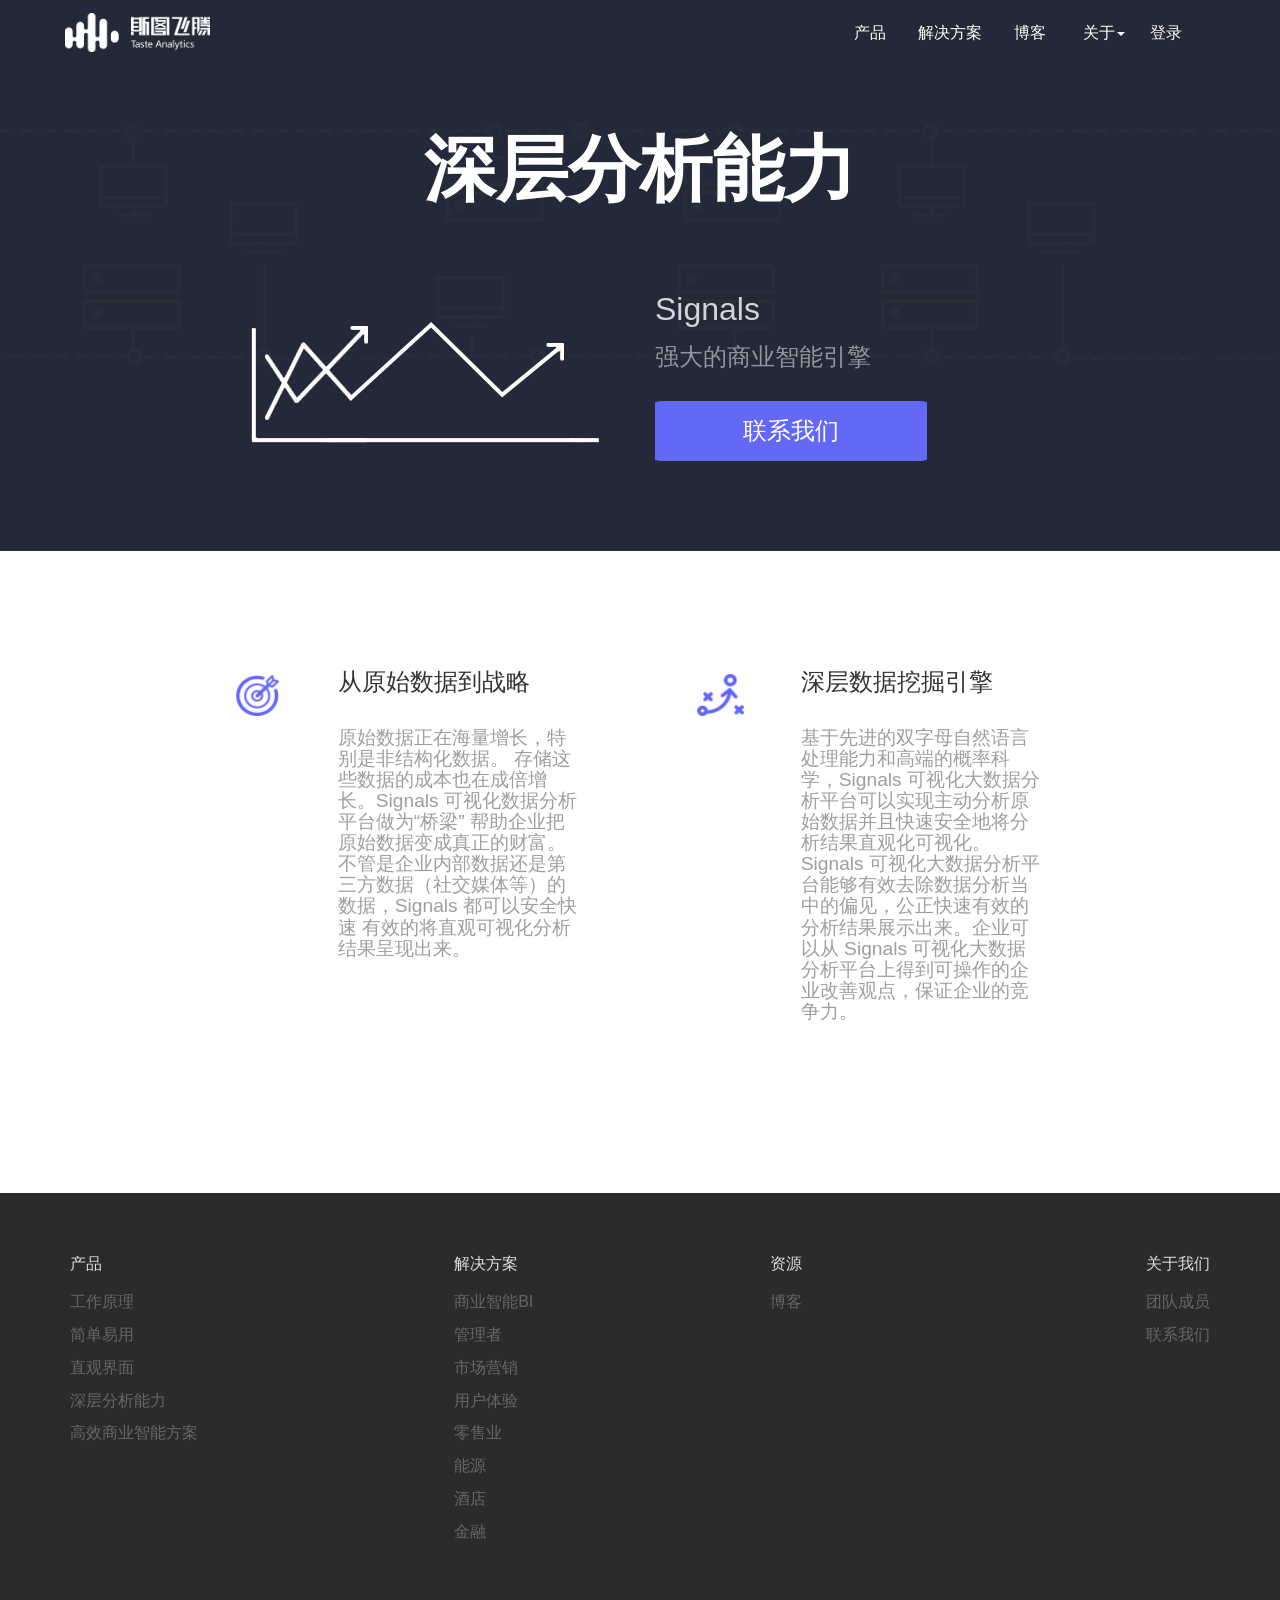
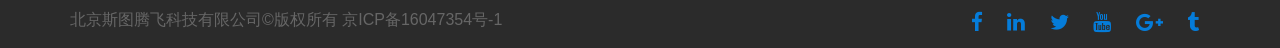
<file: HighPoweredAnalytics.html>
<!DOCTYPE html>
<html lang="en">
<head>
    <meta charset="UTF-8">
	<meta name="viewport" content="width=device-width, initial-scale=1" />
    <title>全球大数据专家</title>
     <link rel="stylesheet" href="lib/bootstrap-3.3.7-dist/css/bootstrap.min.css" rel="stylesheet">
    <script src="https://code.jquery.com/jquery-2.2.0.min.js"></script>
	<link href="lib/FontAwesome/Font-Awesome-Stylus-master/css/index.css" rel="stylesheet">
	<link href="CSS/Global.css" rel="stylesheet"/>
	<link href="CSS/Product.css" rel="stylesheet"/>
	<link href="CSS/Buttons.css" rel="stylesheet"/>
	<link href="CSS/CanvasBox.css" rel="stylesheet"/>
	<link rel="icon" type="image/png" href="Resource/Icons/Stratifyd/ChineseLogo.png"/>
	
</head>

<!--Maincotainer the whole page-->	
<body>
	
<div class="jumbotron" id="HighPowerAnaBackImage">
	
	<nav class="navbar navbar-default" role="navigation" id="NavBarPart">
	   <div class="navbar-header" id="CompanyTitelPartImportent">
		  <button type="button" class="navbar-toggle" data-toggle="collapse" 
			 data-target="#example-navbar-collapse">
			 <span class="sr-only">Switch</span>
			 <span class="icon-bar"></span>
			 <span class="icon-bar"></span>
			 <span class="icon-bar"></span>			  
		  </button>
		  <a class="navbar-brand" id="CompanyIconTitleText" href="index.html">
			  <img class="img" src="Resource/Icons/Stratifyd/Stratifyd-Logo-Simple-white.png" id="NavTitleCompanyIcon">
			  </img> 
		   </a>	
	   </div>
	   <div class="collapse navbar-collapse" id="example-navbar-collapse">
		  <ul class="nav navbar-nav" id="NavbarDetailPart">
			 <li class="active NavBarButtons" id="navProduct"><a href="Product.html">产品</a></li>
			 <li class="active NavBarButtons" id="navSolution"><a href="SolutionPage.html">解决方案</a></li>
			 <li class="active NavBarButtons" id="navBlog"><a href="http://blog.tasteanalytics.cn/">博客</a></li>
			 <li class="dropdown">
				 <a href="#" class="dropdown-toggle NavBarButtons" data-toggle="dropdown"id="DraopDownMenu1">
					 关于<b class="caret"></b>
				 </a>
				 <ul class="dropdown-menu NavBarButtons">
					 <li><a href="AboutUsPage.html" id="navOurTeam">关于我们</a>
					 </li>
					 <li><a href="#" id="navContactUs" onclick="Intercom('show')">联系我们</a>
					 </li>
				 </ul>
			  </li>
		 		<li class="active NavBarButtons" id="navLogIN"><a href="https://demo.tasteanalytics.cn/login.html#sign-in">登录</a></li>
		  </ul>
	   </div>
	</nav>	
	
	<div class = "container" id = "ProductTitleContainer">
		<div class="col-xs-12 col-sm-12 col-md-12 col-lg-12">
			
				<h1 class = "ContentTile text-center" id="SignalsTitle">深层分析能力
				</h1>	
		
			<div class="col-xs-12 col-sm-12 col-md-6 col-lg-6 ThirdRankImageTextAllignControl">

				<img class="ThirdPageTitleImageIcon text-right" src="Resource/ProductPageImages/ThirdRankPages/NewIcons/High%20Powered%20Analytics_MainIcon.png" alt="Easy to Use"></img>

			</div>

			<div class="col-xs-12 col-sm-12 col-md-6 col-lg-6 text-center ThirdPageTitleBoxPart" id="ThirdPageTitleBoxPartEasy">

<!--

					<h1 class = "ContentTile" id="SignalsTitle">Signals
					</h1>			
-->

					<div class = "ContentBox LeftBox text-left" id="SignalIntroTextBox">
						<h3 class="ContentTextInfo" id="SignalsIntroTitleText">
							Signals
						</h3>
						<h3 class="ContentTextInfo" id="ThirdRankPageIntroText">
							强大的商业智能引擎
						</h3>
					</div>		

					<div class="row text-left">
						<div class="col-xs-12" id = "TitleButtonPart">
							<a onclick="Intercom('show')">
							<span class="btn btn-info" id="FirstTry">联系我们</span>
							</a>
						</div>			
					</div>


			</div>
		
		</div>
	</div>
	
</div>

	<div class="ContentBox NormalBox" id="ProductContent">
		<div class = "row">
			
<!--
			<div class="col-xs-12 col-sm-12 col-md-12 col-lg-12 text-center ThirdRankPageSubTitle">
				<h2 class="ThirdRankPageStartTitle">High powered analytics</h2>
			</div>
-->
			
			<div class="col-xs-12 col-sm-12 col-md-6 col-lg-6 BoxSize" id="ProductDetailHalfBox11">
				
				<div class="col-xs-3 col-sm-3 col-md-3 col-lg-3 text-right">
					<img class="ThirdRankImageIcon" src="Resource/ProductPageImages/ThirdRankPages/NewIcons/High%20Powered%20Analytics_Icon1.png"></img>
				</div>
				
				<div class="col-xs-9 col-sm-9 col-md-9 col-lg-9 ThirdRankPageContentBoxPart">
					
					<h3 class="ThirdRankPageContentTitle">从原始数据到战略
					</h3>
					
				</div>
			
				<div class="col-xs-12 col-sm-12 col-md-3 col-lg-3 text-right">
				</div>
			
				<div class="col-xs-12 col-sm-12 col-md-9 col-lg-9 ThirdRankPageContentBoxPart">
					
					<h4 class="ThirdRankPageContentText">
						原始数据正在海量增长，特别是非结构化数据。 存储这些数据的成本也在成倍增长。Signals 可视化数据分析平台做为“桥梁”
						帮助企业把原始数据变成真正的财富。 不管是企业内部数据还是第三方数据（社交媒体等）的数据，Signals 都可以安全快速
						有效的将直观可视化分析结果呈现出来。
					</h4>		
					
				</div>			
			
			</div>
			
			<div class="col-xs-12 col-sm-12 col-md-6 col-lg-6 BoxSize" id="ProductDetailHalfBox12">
				
				<div class="col-xs-3 col-sm-3 col-md-3 col-lg-3 text-right">
					<img class="ThirdRankImageIcon" src="Resource/ProductPageImages/ThirdRankPages/NewIcons/High%20Powered%20Analytics_Icon2.png"></img>
				</div>
				
				<div class="col-xs-9 col-sm-9 col-md-9 col-lg-9 ThirdRankPageContentBoxPart">
					
					<h3 class="ThirdRankPageContentTitle">深层数据挖掘引擎
					</h3>
					
				</div>
				
				<div class="col-xs-12 col-sm-12 col-md-3 col-lg-3 text-right">
				</div>
			
				<div class="col-xs-12 col-sm-12 col-md-9 col-lg-9 ThirdRankPageContentBoxPart">
					
					<h4 class="ThirdRankPageContentText">
						基于先进的双字母自然语言处理能力和高端的概率科学，Signals 可视化大数据分析平台可以实现主动分析原始数据并且快速安全地将分析结果直观化可视化。
						
						Signals 可视化大数据分析平台能够有效去除数据分析当中的偏见，公正快速有效的分析结果展示出来。企业可以从 Signals 可视化大数据分析平台上得到可操作的企业改善观点，保证企业的竞争力。
					</h4>
					
				</div>		
			
			</div>
		
		</div>

	</div>
	
<div class='site-map' >
	<div class="container" >
		<div class = "row">
			<div class = "col-xs-6 col-md-3 site-map-list">
				<div>
					<ul class="list-unstyled">
						<li class='title'>产品</li>
						<li><a id = "HIWText" href="HowitWorks.html">工作原理</a></li>
						<li><a id = "ETUText" href="EasyToUse.html">简单易用</a></li>
						<li><a id = "INVisText" href="IntuitiveVisuaIinterface.html">直观界面</a></li>
						<li><a id = "HPAText" href="HighPoweredAnalytics.html">深层分析能力</a></li>
						<li><a id = "ComDataText" href="ComprehensiveDataAnalyticsSolution.html">高效商业智能方案</a></li>
					</ul>
				</div>
			</div>
			<div class = "col-xs-6 col-md-3 site-map-list">
				<div>
					<ul class="list-unstyled">
						<li class='title'>解决方案</li>
						<li><a id = "BIext" href="Resource/PDFResource/Case Study - BI.pdf">商业智能BI</a></li>
						<li><a id = "ExcuText" href="Resource/PDFResource/Case Study - Executive.pdf">管理者</a></li>
						<li><a id = "MarketText" href="Resource/PDFResource/Case Study - Marketing.pdf">市场营销</a></li>
						<li><a id = "CustomerEXText" href="Resource/PDFResource/Case Study - Consumer Products.pdf">用户体验</a></li>
						<li><a id = "RetailText" href="Resource/PDFResource/Case Study - Retail.pdf">零售业</a></li>
						<li><a id = "UtilitiesText" href="Resource/PDFResource/Case Study - Utilities.pdf">能源</a></li>
						<li><a id = "HospitalityText" href="Resource/PDFResource/Case Study - Hospitality for website.pdf">酒店</a></li>
						<li><a id = "FinSerText" href="Resource/PDFResource/Case Study - Financial Services.pdf">金融</a></li>
					</ul>
				</div>
			</div>
			<div class = "col-xs-6 col-md-3 site-map-list">
				<div>
					<ul class="list-unstyled">
						<li class='title'>资源</li>
						<li><a id = "BlogIext" href="http://blog.tasteanalytics.cn/">博客</a></li>
					</ul>
				</div>
			</div>
			<div class = "col-xs-6 col-md-3 site-map-list">
				<div>
					<ul class="list-unstyled">
						<li class='title'>关于我们</li>
						<li><a id = "OurTeamText" href="AboutUsPage.html">团队成员</a></li>
						<li><a id = "ContactText" onclick="Intercom('show')">联系我们</a></li>
					</ul>
				</div>
			</div>
		</div>
		<div class = "row">
			<div class='col-xs-12 col-md-6 BottomAlligainChange-Left'><span>北京斯图腾飞科技有限公司©版权所有  京ICP备16047354号-1</span></div>
			<div class='col-xs-12 col-md-6 BottomAlligainChange-Right'>
				<ul class="list-inline">
					<a href="https://www.facebook.com/stratifyd/" class="FontAwosomeIcon"><li class="fa fa-facebook FontIconSize" aria-hidden="true" id="FacebookIcon"></li></a>
					<a href="https://www.linkedin.com/company/stratifyd" class="FontAwosomeIcon"><li class="fa fa-linkedin FontIconSize" aria-hidden="true" id="LinkdeInIcon"></li></a>
					<a href="https://twitter.com/StratifydTweets" class="FontAwosomeIcon"><li class="fa fa-twitter FontIconSize" aria-hidden="true" id="TwitterIcon"></li></a>
					<a href="https://www.youtube.com/channel/UCAkngNoMwJDNjEPzX3lIBsw" class="FontAwosomeIcon"><li class="fa fa-youtube FontIconSize" aria-hidden="true" id=YoutubeIcon></li></a>
					<a href="https://plus.google.com/u/0/+Stratifyd/posts" class="FontAwosomeIcon"><li class="fa fa-google-plus FontIconSize" aria-hidden="true" id="GooglePlusIcon"></li></a>
					<a href="http://stratifyd.tumblr.com/" class="FontAwosomeIcon"><li class="fa fa-tumblr FontIconSize" aria-hidden="true" id="TumblrIcon"></li></a>
				</ul>
			</div>
		</div>
	</div>
</div>
	
<!-- Resource or Library Scripts -->

<!--
<script src="http://d3js.org/d3.v3.min.js" charset="utf-8"></script>
<script src="http://www.ourd3js.com/library/multext.js" charset="utf-8"></script>
-->
<script src="lib/bootstrap-3.3.7-dist/js/bootstrap.min.js"></script>
<script src="lib/FastClick/fastclick.js"></script>

<script>(function(){var w=window;var ic=w.Intercom;if(typeof ic==="function"){ic('reattach_activator');ic('update',intercomSettings);}else{var d=document;var i=function(){i.c(arguments)};i.q=[];i.c=function(args){i.q.push(args)};w.Intercom=i;function l(){var s=d.createElement('script');s.type='text/javascript';s.async=true;s.src='https://widget.intercom.io/widget/yobfq5ll';var x=d.getElementsByTagName('script')[0];x.parentNode.insertBefore(s,x);}if(w.attachEvent){w.attachEvent('onload',l);}else{w.addEventListener('load',l,false);}}})()</script>
<script>$(function() {window.Intercom("boot", { app_id: "yobfq5ll" });})</script>

<noscript><iframe src="//www.googletagmanager.com/ns.html?id=GTM-P4LXLN"
height="0" width="0" style="display:none;visibility:hidden"></iframe></noscript>
<script>(function(w,d,s,l,i){w[l]=w[l]||[];w[l].push({'gtm.start':
new Date().getTime(),event:'gtm.js'});var f=d.getElementsByTagName(s)[0],
j=d.createElement(s),dl=l!='dataLayer'?'&l='+l:'';j.async=true;j.src=
'//www.googletagmanager.com/gtm.js?id='+i+dl;f.parentNode.insertBefore(j,f);
})(window,document,'script','dataLayer','GTM-P4LXLN');</script>

</body>
</html>
</file>
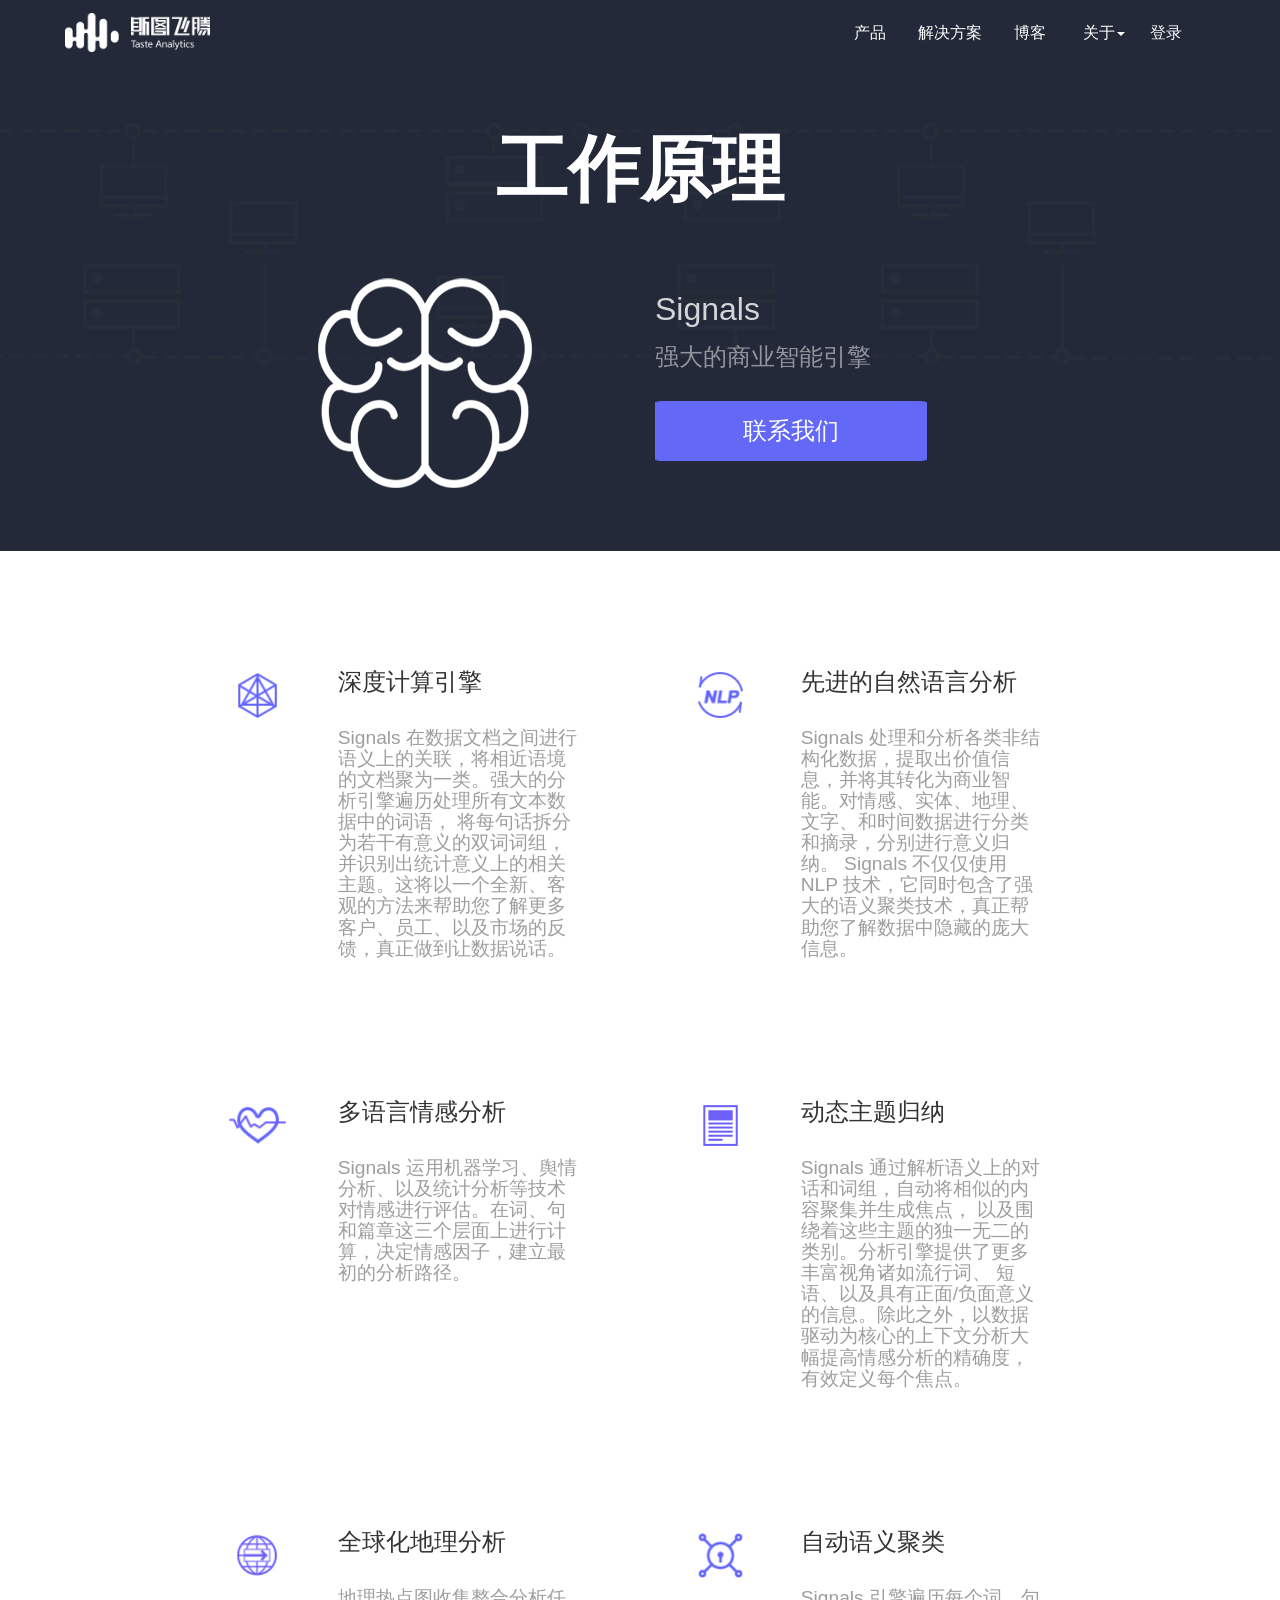
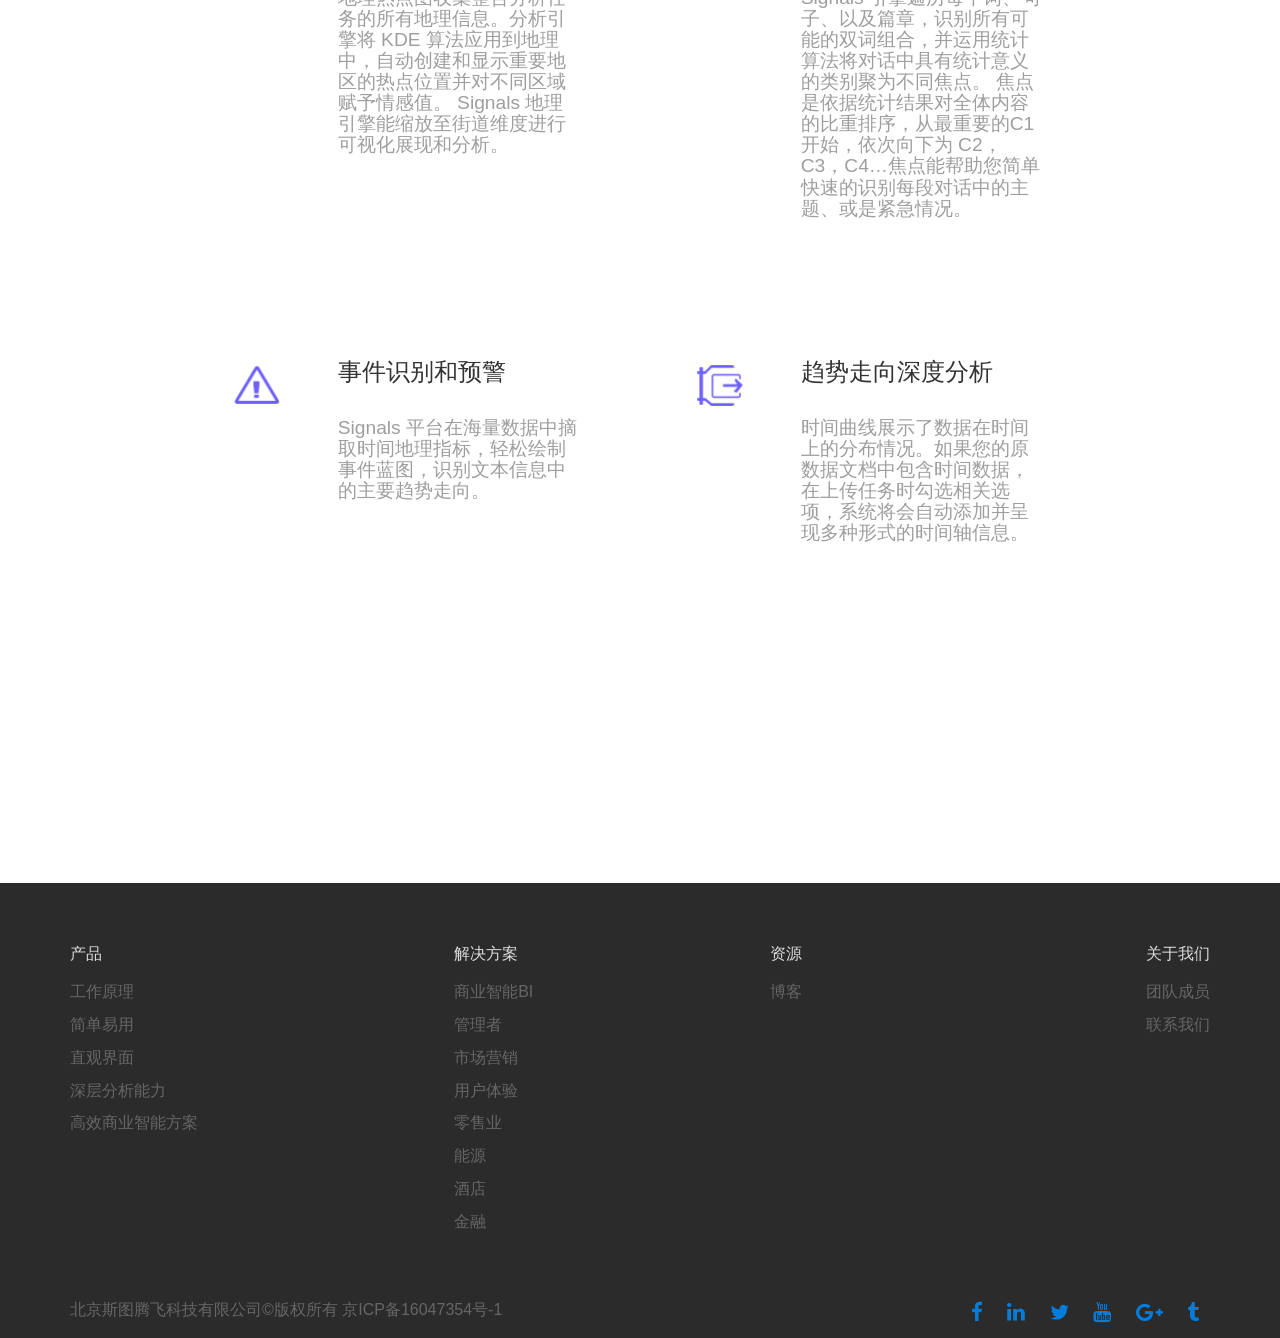
<file: HowitWorks.html>
<!DOCTYPE html>
<html lang="en">
<head>
    <meta charset="UTF-8">
	<meta name="viewport" content="width=device-width, initial-scale=1" />
    <title>全球大数据专家</title>
     <link rel="stylesheet" href="lib/bootstrap-3.3.7-dist/css/bootstrap.min.css" rel="stylesheet">
    <script src="https://code.jquery.com/jquery-2.2.0.min.js"></script>
	<link href="lib/FontAwesome/Font-Awesome-Stylus-master/css/index.css" rel="stylesheet">
	<link href="CSS/Global.css" rel="stylesheet"/>
	<link href="CSS/Product.css" rel="stylesheet"/>
	<link href="CSS/Buttons.css" rel="stylesheet"/>
	<link href="CSS/CanvasBox.css" rel="stylesheet"/>
	<link rel="icon" type="image/png" href="Resource/Icons/Stratifyd/ChineseLogo.png"/>
	
</head>

<!--Maincotainer the whole page-->	
<body>
	
<div class="jumbotron" id="HowItWorksBackImage">
	
	<nav class="navbar navbar-default" role="navigation" id="NavBarPart">
	   <div class="navbar-header" id="CompanyTitelPartImportent">
		  <button type="button" class="navbar-toggle" data-toggle="collapse" 
			 data-target="#example-navbar-collapse">
			 <span class="sr-only">Switch</span>
			 <span class="icon-bar"></span>
			 <span class="icon-bar"></span>
			 <span class="icon-bar"></span>			  
		  </button>
		  <a class="navbar-brand" id="CompanyIconTitleText" href="index.html">
			  <img class="img" src="Resource/Icons/Stratifyd/Stratifyd-Logo-Simple-white.png" id="NavTitleCompanyIcon">
			  </img> 
		   </a>	
	   </div>
	   <div class="collapse navbar-collapse" id="example-navbar-collapse">
		  <ul class="nav navbar-nav" id="NavbarDetailPart">
			 <li class="active NavBarButtons" id="navProduct"><a href="Product.html">产品</a></li>
			 <li class="active NavBarButtons" id="navSolution"><a href="SolutionPage.html">解决方案</a></li>
			 <li class="active NavBarButtons" id="navBlog"><a href="http://blog.tasteanalytics.cn/">博客</a></li>
			 <li class="dropdown">
				 <a href="#" class="dropdown-toggle NavBarButtons" data-toggle="dropdown"id="DraopDownMenu1">
					 关于<b class="caret"></b>
				 </a>
				 <ul class="dropdown-menu NavBarButtons">
					 <li><a href="AboutUsPage.html" id="navOurTeam">关于我们</a>
					 </li>
					 <li><a href="#" id="navContactUs" onclick="Intercom('show')">联系我们</a>
					 </li>
				 </ul>
			  </li>
		 		<li class="active NavBarButtons" id="navLogIN"><a href="https://demo.tasteanalytics.cn/login.html#sign-in">登录</a></li>
		  </ul>
	   </div>
	</nav>	
	
	<div class = "container" id = "ProductTitleContainer">
		<div class="col-xs-12 col-sm-12 col-md-12 col-lg-12">
			
				<h1 class = "ContentTile text-center" id="SignalsTitle">工作原理
				</h1>	
		
			<div class="col-xs-12 col-sm-12 col-md-6 col-lg-6 ThirdRankImageTextAllignControl">

				<img class="ThirdPageTitleImageIcon text-right" src="Resource/ProductPageImages/ThirdRankPages/NewIcons/How%20It%20Works_MainIcon.png" alt="How it Works"></img>

			</div>

			<div class="col-xs-12 col-sm-12 col-md-6 col-lg-6 text-center ThirdPageTitleBoxPart" id="ThirdPageTitleBoxPartEasy">

<!--

					<h1 class = "ContentTile" id="SignalsTitle">Signals
					</h1>			
-->

					<div class = "ContentBox LeftBox text-left" id="SignalIntroTextBox">
						<h3 class="ContentTextInfo" id="SignalsIntroTitleText">
							Signals
						</h3>
						<h3 class="ContentTextInfo" id="ThirdRankPageIntroText">
							强大的商业智能引擎
						</h3>
					</div>		

					<div class="row text-left">
						<div class="col-xs-12" id = "TitleButtonPart">
							<a onclick="Intercom('show')">
							<span class="btn btn-info" id="FirstTry">联系我们</span>
							</a>
						</div>			
					</div>


			</div>
		
		</div>
	</div>
	
</div>

	<div class="ContentBox NormalBox" id="ProductContent">
		<div class = "row">
			
<!--
			<div class="col-xs-12 col-sm-12 col-md-12 col-lg-12 text-center ThirdRankPageSubTitle">
				<h2 class="ThirdRankPageStartTitle">How it Works</h2>
			</div>
-->
			
			<div class="col-xs-12 col-sm-12 col-md-6 col-lg-6 BoxSize" id="ProductDetailHalfBox11">
				
				<div class="col-xs-3 col-sm-3 col-md-3 col-lg-3 text-right">
					<img class="ThirdRankImageIcon" src="Resource/ProductPageImages/ThirdRankPages/NewIcons/How%20It%20Works_Icon1.png"></img>
				</div>
				
				<div class="col-xs-9 col-sm-9 col-md-9 col-lg-9 ThirdRankPageContentBoxPart">
					
					<h3 class="ThirdRankPageContentTitle">深度计算引擎
					</h3>
					
				</div>
			
				<div class="col-xs-12 col-sm-12 col-md-3 col-lg-3 text-right">
				</div>
			
				<div class="col-xs-12 col-sm-12 col-md-9 col-lg-9 ThirdRankPageContentBoxPart">
					
					<h4 class="ThirdRankPageContentText">
						Signals 在数据文档之间进行语义上的关联，将相近语境的文档聚为一类。强大的分析引擎遍历处理所有文本数据中的词语，
						将每句话拆分为若干有意义的双词词组，并识别出统计意义上的相关主题。这将以一个全新、客观的方法来帮助您了解更多客户、员工、以及市场的反馈，真正做到让数据说话。
					</h4>		
					
				</div>			
			
			</div>
			
			<div class="col-xs-12 col-sm-12 col-md-6 col-lg-6 BoxSize" id="ProductDetailHalfBox12">
				
				<div class="col-xs-3 col-sm-3 col-md-3 col-lg-3 text-right">
					<img class="ThirdRankImageIcon" src="Resource/ProductPageImages/ThirdRankPages/NewIcons/How%20It%20Works_Icon2.png"></img>
				</div>
				
				<div class="col-xs-9 col-sm-9 col-md-9 col-lg-9 ThirdRankPageContentBoxPart">
					
					<h3 class="ThirdRankPageContentTitle">先进的自然语言分析
					</h3>
					
				</div>
				
				<div class="col-xs-12 col-sm-12 col-md-3 col-lg-3 text-right">
				</div>
			
				<div class="col-xs-12 col-sm-12 col-md-9 col-lg-9 ThirdRankPageContentBoxPart">
					
					<h4 class="ThirdRankPageContentText">
						Signals 处理和分析各类非结构化数据，提取出价值信息，并将其转化为商业智能。对情感、实体、地理、文字、和时间数据进行分类和摘录，分别进行意义归纳。
						Signals 不仅仅使用 NLP 技术，它同时包含了强大的语义聚类技术，真正帮助您了解数据中隐藏的庞大信息。
					</h4>
					
				</div>		
			
			</div>
			
			<div class="col-xs-12 col-sm-12 col-md-6 col-lg-6 BoxSize" id="ProductDetailHalfBox13">
				
				<div class="col-xs-3 col-sm-3 col-md-3 col-lg-3 text-right">
					<img class="ThirdRankImageIcon" src="Resource/ProductPageImages/ThirdRankPages/NewIcons/How%20It%20Works_Icon3.png"></img>
				</div>
				
				<div class="col-xs-9 col-sm-9 col-md-9 col-lg-9 ThirdRankPageContentBoxPart">
					
					<h3 class="ThirdRankPageContentTitle">多语言情感分析
					</h3>
					
				</div>
				
				<div class="col-xs-12 col-sm-12 col-md-3 col-lg-3 text-right">
				</div>
				
				<div class="col-xs-12 col-sm-12 col-md-9 col-lg-9 ThirdRankPageContentBoxPart">
					
					<h4 class="ThirdRankPageContentText">
						Signals 运用机器学习、舆情分析、以及统计分析等技术对情感进行评估。在词、句和篇章这三个层面上进行计算，决定情感因子，建立最初的分析路径。
					</h4>
					
				</div>		
			
			</div>
			
			<div class="col-xs-12 col-sm-12 col-md-6 col-lg-6 BoxSize" id="ProductDetailHalfBox14">
				
				<div class="col-xs-3 col-sm-3 col-md-3 col-lg-3 text-right">
					<img class="ThirdRankImageIcon" src="Resource/ProductPageImages/ThirdRankPages/NewIcons/How%20It%20Works_Icon4.png"></img>
				</div>
				
				<div class="col-xs-9 col-sm-9 col-md-9 col-lg-9 ThirdRankPageContentBoxPart">
					
					<h3 class="ThirdRankPageContentTitle">动态主题归纳
					</h3>
					
				</div>
				
				<div class="col-xs-12 col-sm-12 col-md-3 col-lg-3 text-right">
				</div>
				
				<div class="col-xs-12 col-sm-12 col-md-9 col-lg-9 ThirdRankPageContentBoxPart">
					
					<h4 class="ThirdRankPageContentText">
						Signals 通过解析语义上的对话和词组，自动将相似的内容聚集并生成焦点， 以及围绕着这些主题的独一无二的类别。分析引擎提供了更多丰富视角诸如流行词、
						短语、以及具有正面/负面意义的信息。除此之外，以数据驱动为核心的上下文分析大幅提高情感分析的精确度，有效定义每个焦点。
					</h4>	
					
				</div>					
			
			</div>
			
			<div class="col-xs-12 col-sm-12 col-md-6 col-lg-6 BoxSize" id="ProductDetailHalfBox15">
				
				<div class="col-xs-3 col-sm-3 col-md-3 col-lg-3 text-right">
					<img class="ThirdRankImageIcon" src="Resource/ProductPageImages/ThirdRankPages/NewIcons/How%20It%20Works_Icon5.png"></img>
				</div>
				
				<div class="col-xs-9 col-sm-9 col-md-9 col-lg-9 ThirdRankPageContentBoxPart">
					
					<h3 class="ThirdRankPageContentTitle">全球化地理分析
					</h3>
					
				</div>
				
				<div class="col-xs-12 col-sm-12 col-md-3 col-lg-3 text-right">
				</div>
				
				<div class="col-xs-12 col-sm-12 col-md-9 col-lg-9 ThirdRankPageContentBoxPart">
					
					<h4 class="ThirdRankPageContentText">
						地理热点图收集整合分析任务的所有地理信息。分析引擎将 KDE 算法应用到地理中，自动创建和显示重要地区的热点位置并对不同区域赋予情感值。
						Signals 地理引擎能缩放至街道维度进行可视化展现和分析。
					</h4>
					
				</div>					
			
			</div>
			
			<div class="col-xs-12 col-sm-12 col-md-6 col-lg-6 BoxSize" id="ProductDetailHalfBox16">
				
				<div class="col-xs-3 col-sm-3 col-md-3 col-lg-3 text-right">
					<img class="ThirdRankImageIcon" src="Resource/ProductPageImages/ThirdRankPages/NewIcons/How%20It%20Works_Icon6.png"></img>
				</div>
				
				<div class="col-xs-9 col-sm-9 col-md-9 col-lg-9 ThirdRankPageContentBoxPart">
					
					<h3 class="ThirdRankPageContentTitle">自动语义聚类
					</h3>
					
				</div>
				
				
				<div class="col-xs-12 col-sm-12 col-md-3 col-lg-3 text-right">
				</div>
				
				<div class="col-xs-12 col-sm-12 col-md-9 col-lg-9 ThirdRankPageContentBoxPart">
					
					<h4 class="ThirdRankPageContentText">
						Signals 引擎遍历每个词、句子、以及篇章，识别所有可能的双词组合，并运用统计算法将对话中具有统计意义的类别聚为不同焦点。
						焦点是依据统计结果对全体内容的比重排序，从最重要的C1开始，依次向下为 C2，C3，C4…焦点能帮助您简单快速的识别每段对话中的主题、或是紧急情况。
					</h4>
					
				</div>
			
			</div>
			
			<div class="col-xs-12 col-sm-12 col-md-6 col-lg-6 BoxSize" id="ProductDetailHalfBox17">
				
				<div class="col-xs-3 col-sm-3 col-md-3 col-lg-3 text-right">
					<img class="ThirdRankImageIcon" src="Resource/ProductPageImages/ThirdRankPages/NewIcons/How%20It%20Works_Icon7.png"></img>
				</div>
				
				<div class="col-xs-9 col-sm-9 col-md-9 col-lg-9 ThirdRankPageContentBoxPart">
					
					<h3 class="ThirdRankPageContentTitle">事件识别和预警
					</h3>
					
				</div>

				<div class="col-xs-12 col-sm-12 col-md-3 col-lg-3 text-right">
				</div>
				
				<div class="col-xs-12 col-sm-12 col-md-9 col-lg-9 ThirdRankPageContentBoxPart">
					
					<h4 class="ThirdRankPageContentText">
						Signals 平台在海量数据中摘取时间地理指标，轻松绘制事件蓝图，识别文本信息中的主要趋势走向。
					</h4>		
					
				</div>
			
			</div>
			
			<div class="col-xs-12 col-sm-12 col-md-6 col-lg-6 BoxSize" id="ProductDetailHalfBox18">
				
				<div class="col-xs-3 col-sm-3 col-md-3 col-lg-3 text-right">
					<img class="ThirdRankImageIcon" src="Resource/ProductPageImages/ThirdRankPages/NewIcons/How%20It%20Works_Icon8.png"></img>
				</div>
				
				<div class="col-xs-9 col-sm-9 col-md-9 col-lg-9 ThirdRankPageContentBoxPart">
					
					<h3 class="ThirdRankPageContentTitle">趋势走向深度分析
					</h3>
					
				</div>

				<div class="col-xs-12 col-sm-12 col-md-3 col-lg-3 text-right">
				</div>
				
				<div class="col-xs-12 col-sm-12 col-md-9 col-lg-9 ThirdRankPageContentBoxPart">
					
					<h4 class="ThirdRankPageContentText">
						时间曲线展示了数据在时间上的分布情况。如果您的原数据文档中包含时间数据，在上传任务时勾选相关选项，系统将会自动添加并呈现多种形式的时间轴信息。
					</h4>
					
				</div>
			
			</div>			

		</div>

	</div>
	
<div class='site-map' >
	<div class="container" >
		<div class = "row">
			<div class = "col-xs-6 col-md-3 site-map-list">
				<div>
					<ul class="list-unstyled">
						<li class='title'>产品</li>
						<li><a id = "HIWText" href="HowitWorks.html">工作原理</a></li>
						<li><a id = "ETUText" href="EasyToUse.html">简单易用</a></li>
						<li><a id = "INVisText" href="IntuitiveVisuaIinterface.html">直观界面</a></li>
						<li><a id = "HPAText" href="HighPoweredAnalytics.html">深层分析能力</a></li>
						<li><a id = "ComDataText" href="ComprehensiveDataAnalyticsSolution.html">高效商业智能方案</a></li>
					</ul>
				</div>
			</div>
			<div class = "col-xs-6 col-md-3 site-map-list">
				<div>
					<ul class="list-unstyled">
						<li class='title'>解决方案</li>
						<li><a id = "BIext" href="Resource/PDFResource/Case Study - BI.pdf">商业智能BI</a></li>
						<li><a id = "ExcuText" href="Resource/PDFResource/Case Study - Executive.pdf">管理者</a></li>
						<li><a id = "MarketText" href="Resource/PDFResource/Case Study - Marketing.pdf">市场营销</a></li>
						<li><a id = "CustomerEXText" href="Resource/PDFResource/Case Study - Consumer Products.pdf">用户体验</a></li>
						<li><a id = "RetailText" href="Resource/PDFResource/Case Study - Retail.pdf">零售业</a></li>
						<li><a id = "UtilitiesText" href="Resource/PDFResource/Case Study - Utilities.pdf">能源</a></li>
						<li><a id = "HospitalityText" href="Resource/PDFResource/Case Study - Hospitality for website.pdf">酒店</a></li>
						<li><a id = "FinSerText" href="Resource/PDFResource/Case Study - Financial Services.pdf">金融</a></li>
					</ul>
				</div>
			</div>
			<div class = "col-xs-6 col-md-3 site-map-list">
				<div>
					<ul class="list-unstyled">
						<li class='title'>资源</li>
						<li><a id = "BlogIext" href="http://blog.tasteanalytics.cn/">博客</a></li>
					</ul>
				</div>
			</div>
			<div class = "col-xs-6 col-md-3 site-map-list">
				<div>
					<ul class="list-unstyled">
						<li class='title'>关于我们</li>
						<li><a id = "OurTeamText" href="AboutUsPage.html">团队成员</a></li>
						<li><a id = "ContactText" onclick="Intercom('show')">联系我们</a></li>
					</ul>
				</div>
			</div>
		</div>
		<div class = "row">
			<div class='col-xs-12 col-md-6 BottomAlligainChange-Left'><span>北京斯图腾飞科技有限公司©版权所有  京ICP备16047354号-1</span></div>
			<div class='col-xs-12 col-md-6 BottomAlligainChange-Right'>
				<ul class="list-inline">
					<a href="https://www.facebook.com/stratifyd/" class="FontAwosomeIcon"><li class="fa fa-facebook FontIconSize" aria-hidden="true" id="FacebookIcon"></li></a>
					<a href="https://www.linkedin.com/company/stratifyd" class="FontAwosomeIcon"><li class="fa fa-linkedin FontIconSize" aria-hidden="true" id="LinkdeInIcon"></li></a>
					<a href="https://twitter.com/StratifydTweets" class="FontAwosomeIcon"><li class="fa fa-twitter FontIconSize" aria-hidden="true" id="TwitterIcon"></li></a>
					<a href="https://www.youtube.com/channel/UCAkngNoMwJDNjEPzX3lIBsw" class="FontAwosomeIcon"><li class="fa fa-youtube FontIconSize" aria-hidden="true" id=YoutubeIcon></li></a>
					<a href="https://plus.google.com/u/0/+Stratifyd/posts" class="FontAwosomeIcon"><li class="fa fa-google-plus FontIconSize" aria-hidden="true" id="GooglePlusIcon"></li></a>
					<a href="http://stratifyd.tumblr.com/" class="FontAwosomeIcon"><li class="fa fa-tumblr FontIconSize" aria-hidden="true" id="TumblrIcon"></li></a>
				</ul>
			</div>
		</div>
	</div>
</div>

	
<!-- Resource or Library Scripts -->

<!--
<script src="http://d3js.org/d3.v3.min.js" charset="utf-8"></script>
<script src="http://www.ourd3js.com/library/multext.js" charset="utf-8"></script>
-->
<script src="lib/bootstrap-3.3.7-dist/js/bootstrap.min.js"></script>
<script src="lib/FastClick/fastclick.js"></script>

<script>(function(){var w=window;var ic=w.Intercom;if(typeof ic==="function"){ic('reattach_activator');ic('update',intercomSettings);}else{var d=document;var i=function(){i.c(arguments)};i.q=[];i.c=function(args){i.q.push(args)};w.Intercom=i;function l(){var s=d.createElement('script');s.type='text/javascript';s.async=true;s.src='https://widget.intercom.io/widget/yobfq5ll';var x=d.getElementsByTagName('script')[0];x.parentNode.insertBefore(s,x);}if(w.attachEvent){w.attachEvent('onload',l);}else{w.addEventListener('load',l,false);}}})()</script>
<script>$(function() {window.Intercom("boot", { app_id: "yobfq5ll" });})</script>

<noscript><iframe src="//www.googletagmanager.com/ns.html?id=GTM-P4LXLN"
height="0" width="0" style="display:none;visibility:hidden"></iframe></noscript>
<script>(function(w,d,s,l,i){w[l]=w[l]||[];w[l].push({'gtm.start':
new Date().getTime(),event:'gtm.js'});var f=d.getElementsByTagName(s)[0],
j=d.createElement(s),dl=l!='dataLayer'?'&l='+l:'';j.async=true;j.src=
'//www.googletagmanager.com/gtm.js?id='+i+dl;f.parentNode.insertBefore(j,f);
})(window,document,'script','dataLayer','GTM-P4LXLN');</script>

</body>
</html>
</file>
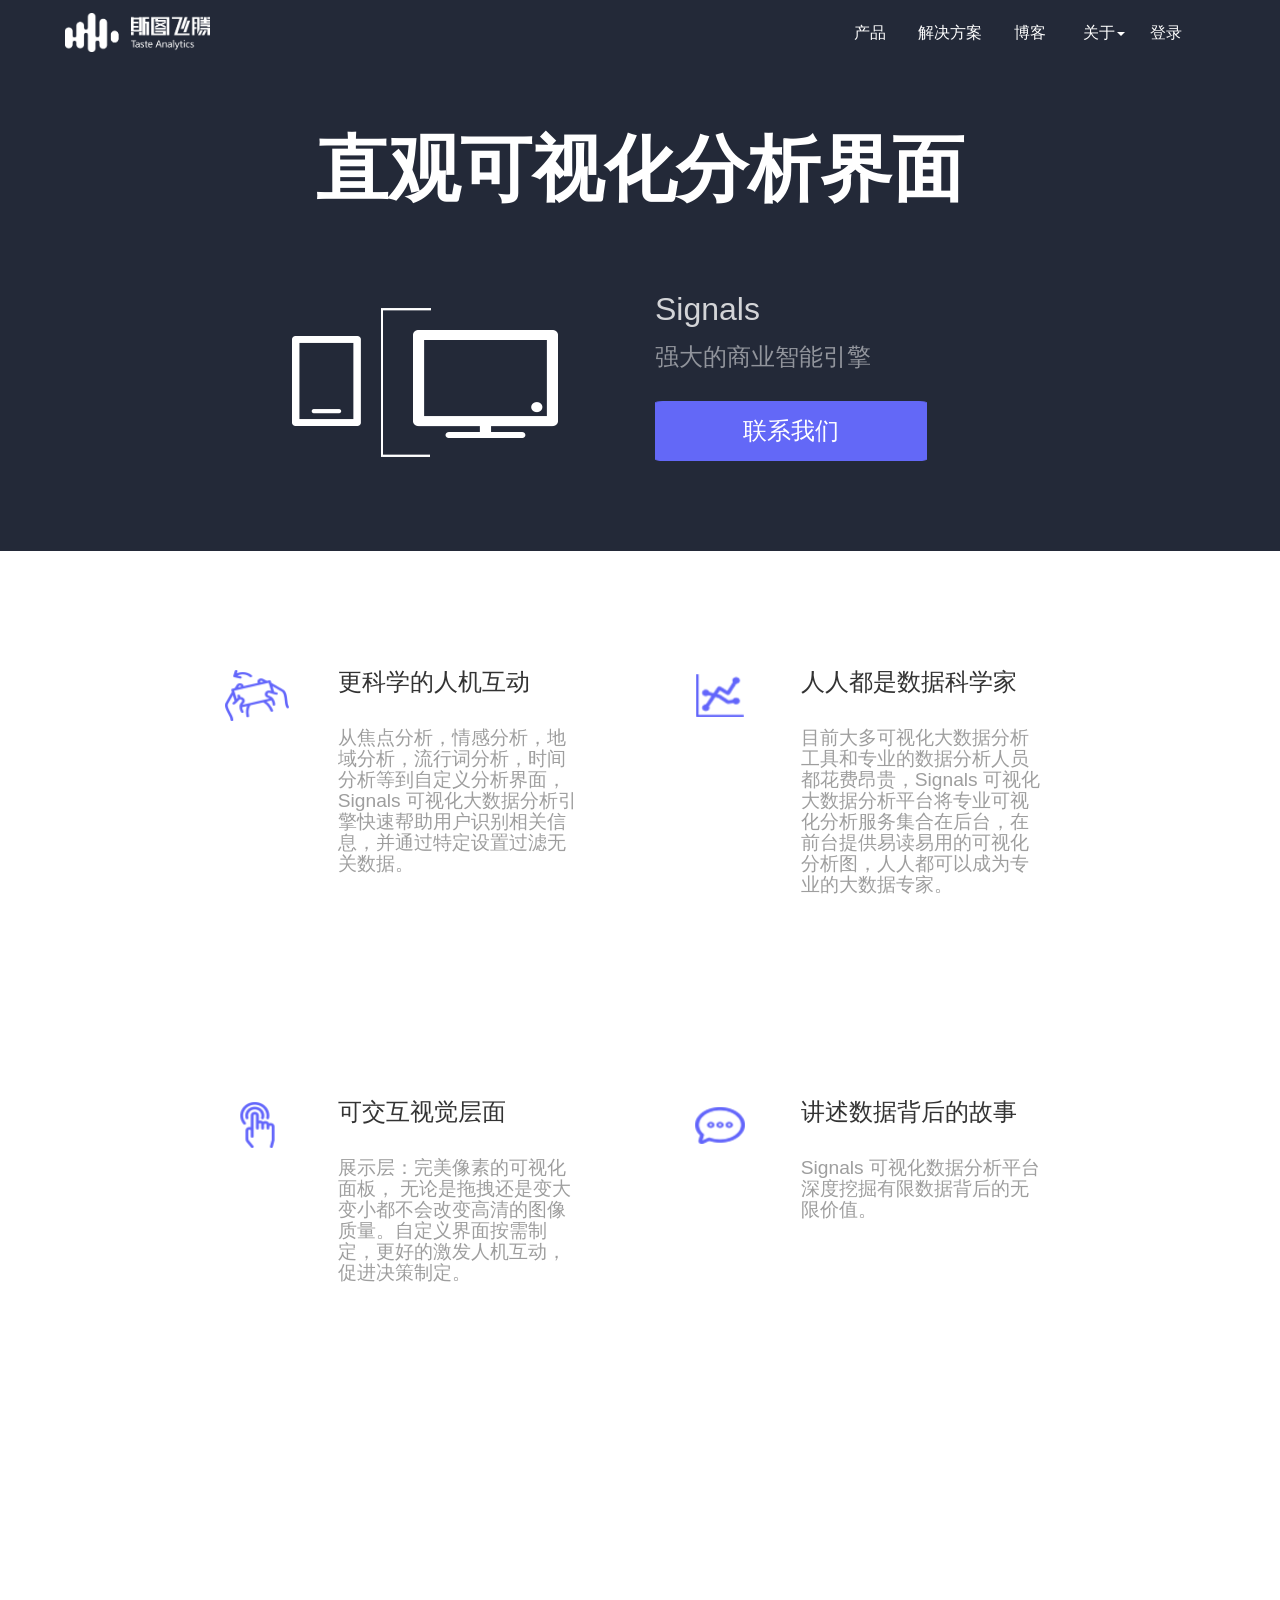
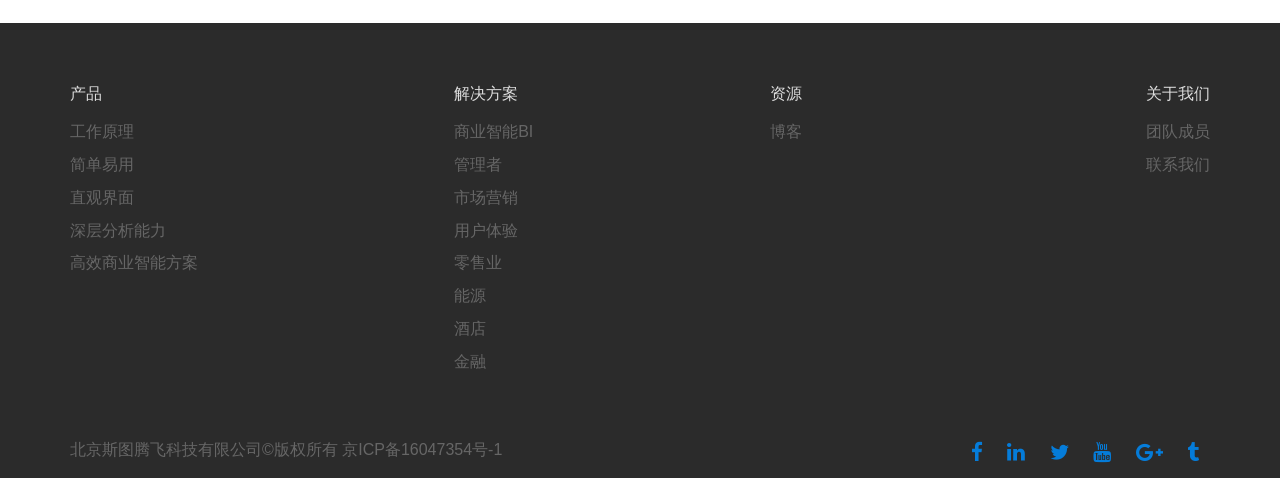
<file: IntuitiveVisuaIinterface.html>
<!DOCTYPE html>
<html lang="en">
<head>
    <meta charset="UTF-8">
	<meta name="viewport" content="width=device-width, initial-scale=1" />
    <title>全球大数据专家</title>
     <link rel="stylesheet" href="lib/bootstrap-3.3.7-dist/css/bootstrap.min.css" rel="stylesheet">
    <script src="https://code.jquery.com/jquery-2.2.0.min.js"></script>
	<link href="lib/FontAwesome/Font-Awesome-Stylus-master/css/index.css" rel="stylesheet">
	<link href="CSS/Global.css" rel="stylesheet"/>
	<link href="CSS/Product.css" rel="stylesheet"/>
	<link href="CSS/Buttons.css" rel="stylesheet"/>
	<link href="CSS/CanvasBox.css" rel="stylesheet"/>
	<link rel="icon" type="image/png" href="Resource/Icons/Stratifyd/ChineseLogo.png"/>
	
</head>

<!--Maincotainer the whole page-->	
<body>
	
<div class="jumbotron" id="IntuitiveVisualinterBackImage">
	
	<nav class="navbar navbar-default" role="navigation" id="NavBarPart">
	   <div class="navbar-header" id="CompanyTitelPartImportent">
		  <button type="button" class="navbar-toggle" data-toggle="collapse" 
			 data-target="#example-navbar-collapse">
			 <span class="sr-only">Switch</span>
			 <span class="icon-bar"></span>
			 <span class="icon-bar"></span>
			 <span class="icon-bar"></span>			  
		  </button>
		  <a class="navbar-brand" id="CompanyIconTitleText" href="index.html">
			  <img class="img" src="Resource/Icons/Stratifyd/Stratifyd-Logo-Simple-white.png" id="NavTitleCompanyIcon">
			  </img> 
		   </a>	
	   </div>
	   <div class="collapse navbar-collapse" id="example-navbar-collapse">
		  <ul class="nav navbar-nav" id="NavbarDetailPart">
			 <li class="active NavBarButtons" id="navProduct"><a href="Product.html">产品</a></li>
			 <li class="active NavBarButtons" id="navSolution"><a href="SolutionPage.html">解决方案</a></li>
			 <li class="active NavBarButtons" id="navBlog"><a href="http://blog.tasteanalytics.cn/">博客</a></li>
			 <li class="dropdown">
				 <a href="#" class="dropdown-toggle NavBarButtons" data-toggle="dropdown"id="DraopDownMenu1">
					 关于<b class="caret"></b>
				 </a>
				 <ul class="dropdown-menu NavBarButtons">
					 <li><a href="AboutUsPage.html" id="navOurTeam">关于我们</a>
					 </li>
					 <li><a href="#" id="navContactUs" onclick="Intercom('show')">联系我们</a>
					 </li>
				 </ul>
			  </li>
		 		<li class="active NavBarButtons" id="navLogIN"><a href="https://demo.tasteanalytics.cn/login.html#sign-in">登录</a></li>
		  </ul>
	   </div>
	</nav>	
	
	<div class = "container" id = "ProductTitleContainer">
		<div class="col-xs-12 col-sm-12 col-md-12 col-lg-12">
			
				<h1 class = "ContentTile text-center" id="SignalsTitle">直观可视化分析界面
				</h1>	
		
			<div class="col-xs-12 col-sm-12 col-md-6 col-lg-6 ThirdRankImageTextAllignControl">

				<img class="ThirdPageTitleImageIcon text-right" src="Resource/ProductPageImages/ThirdRankPages/NewIcons/Intuitive%20Visualization_MainIcon.png" alt="Easy to Use"></img>

			</div>

			<div class="col-xs-12 col-sm-12 col-md-6 col-lg-6 text-center ThirdPageTitleBoxPart" id="ThirdPageTitleBoxPartEasy">

<!--

					<h1 class = "ContentTile" id="SignalsTitle">Signals
					</h1>			
-->

					<div class = "ContentBox LeftBox text-left" id="SignalIntroTextBox">
						<h3 class="ContentTextInfo" id="SignalsIntroTitleText">
							Signals
						</h3>
						<h3 class="ContentTextInfo" id="ThirdRankPageIntroText">
							强大的商业智能引擎
						</h3>
					</div>		

					<div class="row text-left">
						<div class="col-xs-12" id = "TitleButtonPart">
							<a onclick="Intercom('show')">
							<span class="btn btn-info" id="FirstTry">联系我们</span>
							</a>
						</div>			
					</div>


			</div>
		
		</div>
	</div>
	
</div>

	<div class="ContentBox NormalBox" id="ProductContent">
		<div class = "row">
			
<!--
			<div class="col-xs-12 col-sm-12 col-md-12 col-lg-12 text-center ThirdRankPageSubTitle">
				<h2 class="ThirdRankPageStartTitle">Intuitive visual interface</h2>
			</div>
-->
			<div class="col-xs-12 col-sm-12 col-md-6 col-lg-6 BoxSize" id="ProductDetailHalfBox12">
				
				<div class="col-xs-3 col-sm-3 col-md-3 col-lg-3 text-right">
					<img class="ThirdRankImageIcon" src="Resource/ProductPageImages/ThirdRankPages/NewIcons/Intuitive%20Visualization_Icon2.png"></img>
				</div>
				
				<div class="col-xs-9 col-sm-9 col-md-9 col-lg-9 ThirdRankPageContentBoxPart">
					
					<h3 class="ThirdRankPageContentTitle">更科学的人机互动
					</h3>
					
				</div>
				
				<div class="col-xs-12 col-sm-12 col-md-3 col-lg-3 text-right">
				</div>
			
				<div class="col-xs-12 col-sm-12 col-md-9 col-lg-9 ThirdRankPageContentBoxPart">
					
					<h4 class="ThirdRankPageContentText">
						从焦点分析，情感分析，地域分析，流行词分析，时间分析等到自定义分析界面，Signals 可视化大数据分析引擎快速帮助用户识别相关信息，并通过特定设置过滤无关数据。
					</h4>
					
				</div>		
			
			</div>
		
			<div class="col-xs-12 col-sm-12 col-md-6 col-lg-6 BoxSize" id="ProductDetailHalfBox13">
				
				<div class="col-xs-3 col-sm-3 col-md-3 col-lg-3 text-right">
					<img class="ThirdRankImageIcon" src="Resource/ProductPageImages/ThirdRankPages/NewIcons/Intuitive%20Visualization_Icon3.png"></img>
				</div>
				
				<div class="col-xs-9 col-sm-9 col-md-9 col-lg-9 ThirdRankPageContentBoxPart">
					
					<h3 class="ThirdRankPageContentTitle">人人都是数据科学家
					</h3>
					
				</div>
				
				<div class="col-xs-12 col-sm-12 col-md-3 col-lg-3 text-right">
				</div>
				
				<div class="col-xs-12 col-sm-12 col-md-9 col-lg-9 ThirdRankPageContentBoxPart">
					
					<h4 class="ThirdRankPageContentText">
						目前大多可视化大数据分析工具和专业的数据分析人员都花费昂贵，Signals 可视化大数据分析平台将专业可视化分析服务集合在后台，在前台提供易读易用的可视化分析图，人人都可以成为专业的大数据专家。
					</h4>
					
				</div>		
			
			</div>		
		
			
			<div class="col-xs-12 col-sm-12 col-md-6 col-lg-6 BoxSize" id="ProductDetailHalfBox11">
				
				<div class="col-xs-3 col-sm-3 col-md-3 col-lg-3 text-right">
					<img class="ThirdRankImageIcon" src="Resource/ProductPageImages/ThirdRankPages/NewIcons/Intuitive%20Visualization_Icon1.png"></img>
				</div>
				
				<div class="col-xs-9 col-sm-9 col-md-9 col-lg-9 ThirdRankPageContentBoxPart">
					
					<h3 class="ThirdRankPageContentTitle">可交互视觉层面
					</h3>
					
				</div>
			
				<div class="col-xs-12 col-sm-12 col-md-3 col-lg-3 text-right">
				</div>
			
				<div class="col-xs-12 col-sm-12 col-md-9 col-lg-9 ThirdRankPageContentBoxPart">
					
					<h4 class="ThirdRankPageContentText">
						展示层：完美像素的可视化面板， 无论是拖拽还是变大变小都不会改变高清的图像质量。自定义界面按需制定，更好的激发人机互动，促进决策制定。
					</h4>		
					
				</div>			
			
			</div>
			
			<div class="col-xs-12 col-sm-12 col-md-6 col-lg-6 BoxSize" id="ProductDetailHalfBox14">
				
				<div class="col-xs-3 col-sm-3 col-md-3 col-lg-3 text-right">
					<img class="ThirdRankImageIcon" src="Resource/ProductPageImages/ThirdRankPages/NewIcons/Intuitive%20Visualization_Icon4.png"></img>
				</div>
				
				<div class="col-xs-9 col-sm-9 col-md-9 col-lg-9 ThirdRankPageContentBoxPart">
					
					<h3 class="ThirdRankPageContentTitle">讲述数据背后的故事
					</h3>
					
				</div>
				
				<div class="col-xs-12 col-sm-12 col-md-3 col-lg-3 text-right">
				</div>
				
				<div class="col-xs-12 col-sm-12 col-md-9 col-lg-9 ThirdRankPageContentBoxPart">
					
					<h4 class="ThirdRankPageContentText">
						Signals 可视化数据分析平台深度挖掘有限数据背后的无限价值。
					</h4>	
					
				</div>					
			
			</div>
		
		</div>

	</div>
	
<div class='site-map' >
	<div class="container" >
		<div class = "row">
			<div class = "col-xs-6 col-md-3 site-map-list">
				<div>
					<ul class="list-unstyled">
						<li class='title'>产品</li>
						<li><a id = "HIWText" href="HowitWorks.html">工作原理</a></li>
						<li><a id = "ETUText" href="EasyToUse.html">简单易用</a></li>
						<li><a id = "INVisText" href="IntuitiveVisuaIinterface.html">直观界面</a></li>
						<li><a id = "HPAText" href="HighPoweredAnalytics.html">深层分析能力</a></li>
						<li><a id = "ComDataText" href="ComprehensiveDataAnalyticsSolution.html">高效商业智能方案</a></li>
					</ul>
				</div>
			</div>
			<div class = "col-xs-6 col-md-3 site-map-list">
				<div>
					<ul class="list-unstyled">
						<li class='title'>解决方案</li>
						<li><a id = "BIext" href="Resource/PDFResource/Case Study - BI.pdf">商业智能BI</a></li>
						<li><a id = "ExcuText" href="Resource/PDFResource/Case Study - Executive.pdf">管理者</a></li>
						<li><a id = "MarketText" href="Resource/PDFResource/Case Study - Marketing.pdf">市场营销</a></li>
						<li><a id = "CustomerEXText" href="Resource/PDFResource/Case Study - Consumer Products.pdf">用户体验</a></li>
						<li><a id = "RetailText" href="Resource/PDFResource/Case Study - Retail.pdf">零售业</a></li>
						<li><a id = "UtilitiesText" href="Resource/PDFResource/Case Study - Utilities.pdf">能源</a></li>
						<li><a id = "HospitalityText" href="Resource/PDFResource/Case Study - Hospitality for website.pdf">酒店</a></li>
						<li><a id = "FinSerText" href="Resource/PDFResource/Case Study - Financial Services.pdf">金融</a></li>
					</ul>
				</div>
			</div>
			<div class = "col-xs-6 col-md-3 site-map-list">
				<div>
					<ul class="list-unstyled">
						<li class='title'>资源</li>
						<li><a id = "BlogIext" href="http://blog.tasteanalytics.cn/">博客</a></li>
					</ul>
				</div>
			</div>
			<div class = "col-xs-6 col-md-3 site-map-list">
				<div>
					<ul class="list-unstyled">
						<li class='title'>关于我们</li>
						<li><a id = "OurTeamText" href="AboutUsPage.html">团队成员</a></li>
						<li><a id = "ContactText" onclick="Intercom('show')">联系我们</a></li>
					</ul>
				</div>
			</div>
		</div>
		<div class = "row">
			<div class='col-xs-12 col-md-6 BottomAlligainChange-Left'><span>北京斯图腾飞科技有限公司©版权所有  京ICP备16047354号-1</span></div>
			<div class='col-xs-12 col-md-6 BottomAlligainChange-Right'>
				<ul class="list-inline">
					<a href="https://www.facebook.com/stratifyd/" class="FontAwosomeIcon"><li class="fa fa-facebook FontIconSize" aria-hidden="true" id="FacebookIcon"></li></a>
					<a href="https://www.linkedin.com/company/stratifyd" class="FontAwosomeIcon"><li class="fa fa-linkedin FontIconSize" aria-hidden="true" id="LinkdeInIcon"></li></a>
					<a href="https://twitter.com/StratifydTweets" class="FontAwosomeIcon"><li class="fa fa-twitter FontIconSize" aria-hidden="true" id="TwitterIcon"></li></a>
					<a href="https://www.youtube.com/channel/UCAkngNoMwJDNjEPzX3lIBsw" class="FontAwosomeIcon"><li class="fa fa-youtube FontIconSize" aria-hidden="true" id=YoutubeIcon></li></a>
					<a href="https://plus.google.com/u/0/+Stratifyd/posts" class="FontAwosomeIcon"><li class="fa fa-google-plus FontIconSize" aria-hidden="true" id="GooglePlusIcon"></li></a>
					<a href="http://stratifyd.tumblr.com/" class="FontAwosomeIcon"><li class="fa fa-tumblr FontIconSize" aria-hidden="true" id="TumblrIcon"></li></a>
				</ul>
			</div>
		</div>
	</div>
</div>

<!-- Resource or Library Scripts -->

<!--
<script src="http://d3js.org/d3.v3.min.js" charset="utf-8"></script>
<script src="http://www.ourd3js.com/library/multext.js" charset="utf-8"></script>
-->
<script src="lib/bootstrap-3.3.7-dist/js/bootstrap.min.js"></script>
<script src="lib/FastClick/fastclick.js"></script>

<script>(function(){var w=window;var ic=w.Intercom;if(typeof ic==="function"){ic('reattach_activator');ic('update',intercomSettings);}else{var d=document;var i=function(){i.c(arguments)};i.q=[];i.c=function(args){i.q.push(args)};w.Intercom=i;function l(){var s=d.createElement('script');s.type='text/javascript';s.async=true;s.src='https://widget.intercom.io/widget/yobfq5ll';var x=d.getElementsByTagName('script')[0];x.parentNode.insertBefore(s,x);}if(w.attachEvent){w.attachEvent('onload',l);}else{w.addEventListener('load',l,false);}}})()</script>
<script>$(function() {window.Intercom("boot", { app_id: "yobfq5ll" });})</script>

<noscript><iframe src="//www.googletagmanager.com/ns.html?id=GTM-P4LXLN"
height="0" width="0" style="display:none;visibility:hidden"></iframe></noscript>
<script>(function(w,d,s,l,i){w[l]=w[l]||[];w[l].push({'gtm.start':
new Date().getTime(),event:'gtm.js'});var f=d.getElementsByTagName(s)[0],
j=d.createElement(s),dl=l!='dataLayer'?'&l='+l:'';j.async=true;j.src=
'//www.googletagmanager.com/gtm.js?id='+i+dl;f.parentNode.insertBefore(j,f);
})(window,document,'script','dataLayer','GTM-P4LXLN');</script>

</body>
</html>
</file>
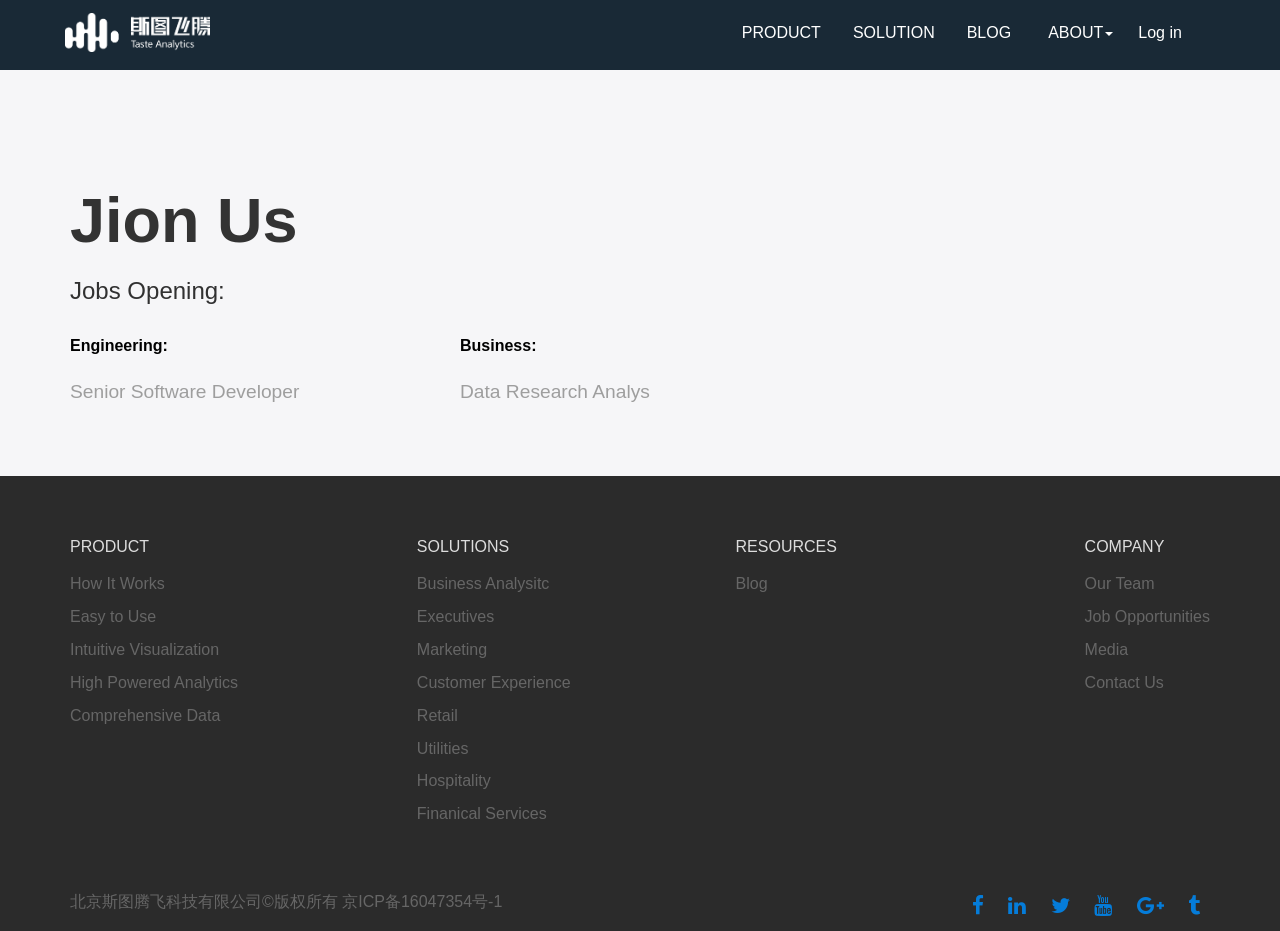
<file: JoinUs.html>
<!DOCTYPE html>
<html lang="en">
<head>
    <meta charset="UTF-8">
	<meta name="viewport" content="width=device-width, initial-scale=1" />
    <title>全球大数据专家</title>
     <link rel="stylesheet" href="lib/bootstrap-3.3.7-dist/css/bootstrap.min.css" rel="stylesheet">
    <script src="https://code.jquery.com/jquery-2.2.0.min.js"></script>
	<link href="lib/FontAwesome/Font-Awesome-Stylus-master/example/dist/styles.css" rel="stylesheet">
	<link href="CSS/Global.css" rel="stylesheet"/>
	<link href="CSS/Product.css" rel="stylesheet"/>
	<link href="CSS/Buttons.css" rel="stylesheet"/>
	<link href="CSS/CanvasBox.css" rel="stylesheet"/>
	<link href="CSS/JobsPagestyle.css" rel="stylesheet"/>
	<link rel="icon" type="image/png" href="Resource/Icons/Stratifyd/ChineseLogo.png"/>
	
</head>

<!--Maincotainer the whole page-->	
<body>
	
	<nav class="navbar navbar-default" role="navigation" id="NavBarPart2">
	   <div class="navbar-header" id="CompanyTitelPartImportent">
		  <button type="button" class="navbar-toggle" data-toggle="collapse" 
			 data-target="#example-navbar-collapse">
			 <span class="sr-only">Switch</span>
			 <span class="icon-bar"></span>
			 <span class="icon-bar"></span>
			 <span class="icon-bar"></span>			  
		  </button>
		  <a class="navbar-brand" id="CompanyIconTitleText" href="index.html">
			  <img class="img" src="Resource/Icons/Stratifyd/Stratifyd-Logo-Simple-white.png" id="NavTitleCompanyIcon">
			  </img> 
		   </a>	
	   </div>
	   <div class="collapse navbar-collapse" id="example-navbar-collapse">
		  <ul class="nav navbar-nav" id="NavbarDetailPart">
			 <li class="active NavBarButtons" id="navProduct"><a href="Product.html">PRODUCT</a></li>
			 <li class="active NavBarButtons" id="navSolution"><a href="SolutionPage.html">SOLUTION</a></li>
			 <li class="active NavBarButtons" id="navBlog"><a href="http://blog.stratifyd.com/">BLOG</a></li>
			 <li class="dropdown">
				 <a href="#" class="dropdown-toggle NavBarButtons" data-toggle="dropdown"id="DraopDownMenu1">
					 ABOUT<b class="caret"></b>
				 </a>
				 <ul class="dropdown-menu NavBarButtons">
					 <li><a href="AboutUsPage.html" id="navOurTeam">About Us</a>
					 </li>
					 <li><a href="#" id="navContactUs" onclick="Intercom('show')">Contact Us</a>
					 </li>
				 </ul>
			  </li>
		 		<li class="active NavBarButtons" id="navLogIN"><a href="https://signals.stratifyd.com/login.html#sign-in">Log in</a></li>
		  </ul>
	   </div>
	</nav>
	
<div class="jumbotron" id="JoinUsTitleBar">
	
	<div class="container JobsPaddingChange">
		
		<div class="col-xs-12 col-sm-12 col-md-12 col-lg-12" id="JoinUsTitle">


					<h1 class = "ContentTile ContentText-Left" id="JoinUsBigTitle">Jion Us
					</h1>			
					
					<div class = "ContentBox LeftBox" id="JionUsJobsSubTitleBox">
						<h3 class="ContentTextInfo ContentText-Left" id="JobsIntroTitleFirstOne">
							Jobs Opening:
						</h3>
					</div>
				


		</div>
		
		<div class="col-xs-12 col-sm-12 col-md-12 col-lg-12 JobsPaddingChange">
			
			<div class="col-xs-12 col-sm-6 col-md-4 col-lg-4">
				<div class="ThirdRankPageSubTitle JobsClass" id="JoinUSClass1">Engineering:
				</div>

				<a style = "text-decoration: none;" href="SeniorSoftwareDeveloper.html">
					<div class="ThirdRankPageContentText JobsSelectClickable" id="DirectlyJobs1">Senior Software Developer
					</div>
				</a>
				
			</div>
			
			<div class="col-xs-12 col-sm-6 col-md-4 col-lg-4">
				<div class="ThirdRankPageSubTitle JobsClass" id="JoinUSClass2">Business:
				</div>
				
				<a style = "text-decoration: none;" href="DataResearchAnalyst.html">
				<div class="ThirdRankPageContentText JobsSelectClickable" id="DirectlyJobs2">Data Research Analys
				</div>
				</a>	
					
			</div>			
			
		</div>
		
	</div>
			
</div>

	
<div class='site-map' >
	<div class="container" >
		<div class = "row">
			<div class = "col-xs-6 col-md-3 site-map-list">
				<div>
					<ul class="list-unstyled">
						<li class='title'>PRODUCT</li>
						<li><a id = "HIWText" href="HowitWorks.html">How It Works</a></li>
						<li><a id = "ETUText" href="EasyToUse.html">Easy to Use</a></li>
						<li><a id = "INVisText" href="IntuitiveVisuaIinterface.html">Intuitive Visualization</a></li>
						<li><a id = "HPAText" href="HighPoweredAnalytics.html">High Powered Analytics</a></li>
						<li><a id = "ComDataText" href="ComprehensiveDataAnalyticsSolution.html">Comprehensive Data</a></li>
					</ul>
				</div>
			</div>
			<div class = "col-xs-6 col-md-3 site-map-list">
				<div>
					<ul class="list-unstyled">
						<li class='title'>SOLUTIONS</li>
						<li><a id = "BIext" href="Resource/PDFResource/Case Study - BI.pdf">Business Analysitc</a></li>
						<li><a id = "ExcuText" href="Resource/PDFResource/Case Study - Executive.pdf">Executives</a></li>
						<li><a id = "MarketText" href="Resource/PDFResource/Case Study - Marketing.pdf">Marketing</a></li>
						<li><a id = "CustomerEXText" href="Resource/PDFResource/Case Study - Consumer Products.pdf">Customer Experience</a></li>
						<li><a id = "RetailText" href="Resource/PDFResource/Case Study - Retail.pdf">Retail</a></li>
						<li><a id = "UtilitiesText" href="Resource/PDFResource/Case Study - Utilities.pdf">Utilities</a></li>
						<li><a id = "HospitalityText" href="Resource/PDFResource/Case Study - Hospitality for website.pdf">Hospitality</a></li>
						<li><a id = "FinSerText" href="Resource/PDFResource/Case Study - Financial Services.pdf">Finanical Services</a></li>
					</ul>
				</div>
			</div>
			<div class = "col-xs-6 col-md-3 site-map-list">
				<div>
					<ul class="list-unstyled">
						<li class='title'>RESOURCES</li>
						<li><a id = "BlogIext" href="http://blog.stratifyd.com/">Blog</a></li>
					</ul>
				</div>
			</div>
			<div class = "col-xs-6 col-md-3 site-map-list">
				<div>
					<ul class="list-unstyled">
						<li class='title'>COMPANY</li>
						<li><a id = "OurTeamText" href="AboutUsPage.html">Our Team</a></li>
						<li><a id = "JOppText" href="JoinUs.html">Job Opportunities</a></li>
						<li><a id = "MediaText" href="MediaPage.html">Media</a></li>
						<li><a id = "ContactText" onclick="Intercom('show')">Contact Us</a></li>
					</ul>
				</div>
			</div>
		</div>
		<div class = "row">
			<div class='col-xs-12 col-md-6 BottomAlligainChange-Left'><span>北京斯图腾飞科技有限公司©版权所有  京ICP备16047354号-1</span></div>
			<div class='col-xs-12 col-md-6 BottomAlligainChange-Right'>
				<ul class="list-inline">
					<a href="https://www.facebook.com/stratifyd/" class="FontAwosomeIcon"><li class="fa fa-facebook FontIconSize" aria-hidden="true" id="FacebookIcon"></li></a>
					<a href="https://www.linkedin.com/company/stratifyd" class="FontAwosomeIcon"><li class="fa fa-linkedin FontIconSize" aria-hidden="true" id="LinkdeInIcon"></li></a>
					<a href="https://twitter.com/StratifydTweets" class="FontAwosomeIcon"><li class="fa fa-twitter FontIconSize" aria-hidden="true" id="TwitterIcon"></li></a>
					<a href="https://www.youtube.com/channel/UCAkngNoMwJDNjEPzX3lIBsw" class="FontAwosomeIcon"><li class="fa fa-youtube FontIconSize" aria-hidden="true" id=YoutubeIcon></li></a>
					<a href="https://plus.google.com/u/0/+Stratifyd/posts" class="FontAwosomeIcon"><li class="fa fa-google-plus FontIconSize" aria-hidden="true" id="GooglePlusIcon"></li></a>
					<a href="http://stratifyd.tumblr.com/" class="FontAwosomeIcon"><li class="fa fa-tumblr FontIconSize" aria-hidden="true" id="TumblrIcon"></li></a>
				</ul>
			</div>
		</div>
	</div>
</div>
<!-- Resource or Library Scripts -->

<!--
<script src="http://d3js.org/d3.v3.min.js" charset="utf-8"></script>
<script src="http://www.ourd3js.com/library/multext.js" charset="utf-8"></script>
-->
<script src="lib/bootstrap-3.3.7-dist/js/bootstrap.min.js"></script>
<script src="lib/FastClick/fastclick.js"></script>
	

<script>(function(){var w=window;var ic=w.Intercom;if(typeof ic==="function"){ic('reattach_activator');ic('update',intercomSettings);}else{var d=document;var i=function(){i.c(arguments)};i.q=[];i.c=function(args){i.q.push(args)};w.Intercom=i;function l(){var s=d.createElement('script');s.type='text/javascript';s.async=true;s.src='https://widget.intercom.io/widget/yobfq5ll';var x=d.getElementsByTagName('script')[0];x.parentNode.insertBefore(s,x);}if(w.attachEvent){w.attachEvent('onload',l);}else{w.addEventListener('load',l,false);}}})()</script>
<script>$(function() {window.Intercom("boot", { app_id: "yobfq5ll" });})</script>

<noscript><iframe src="//www.googletagmanager.com/ns.html?id=GTM-P4LXLN"
height="0" width="0" style="display:none;visibility:hidden"></iframe></noscript>
<script>(function(w,d,s,l,i){w[l]=w[l]||[];w[l].push({'gtm.start':
new Date().getTime(),event:'gtm.js'});var f=d.getElementsByTagName(s)[0],
j=d.createElement(s),dl=l!='dataLayer'?'&l='+l:'';j.async=true;j.src=
'//www.googletagmanager.com/gtm.js?id='+i+dl;f.parentNode.insertBefore(j,f);
})(window,document,'script','dataLayer','GTM-P4LXLN');</script>

</body>
</html>
</file>
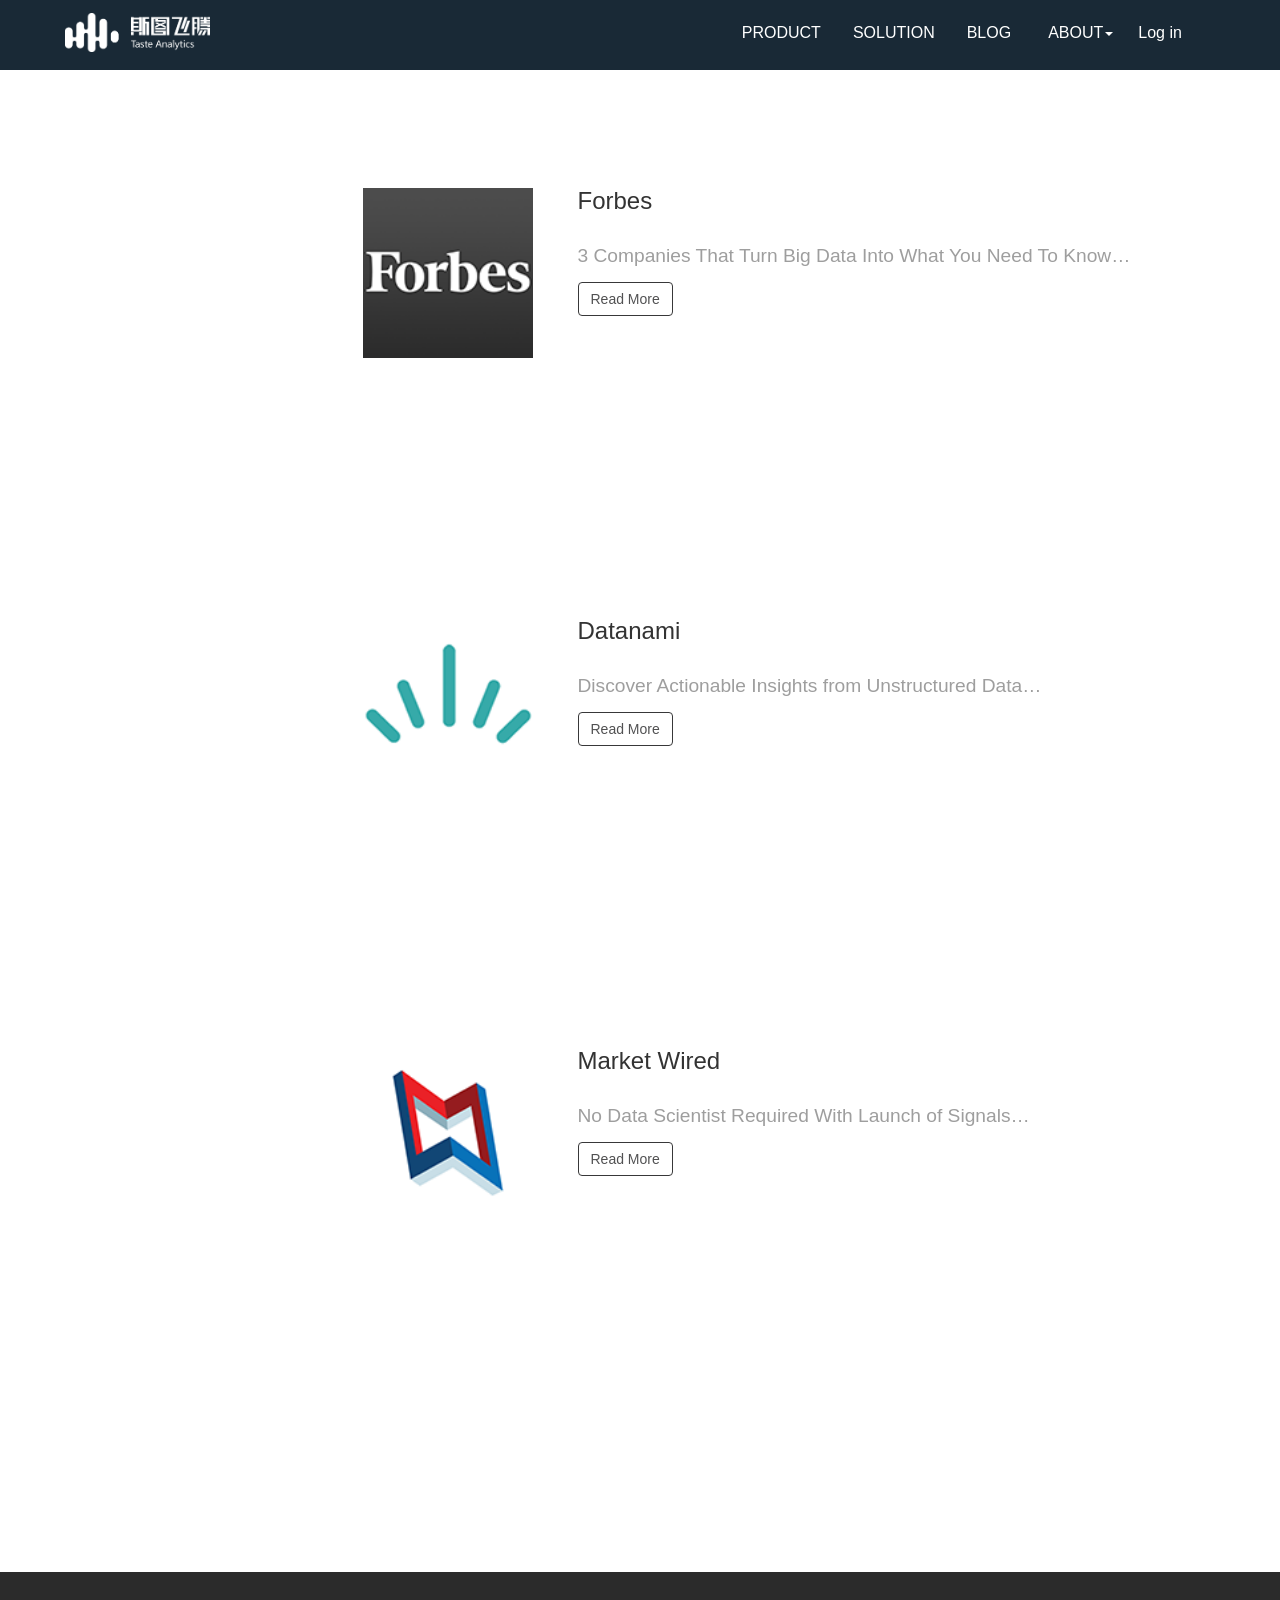
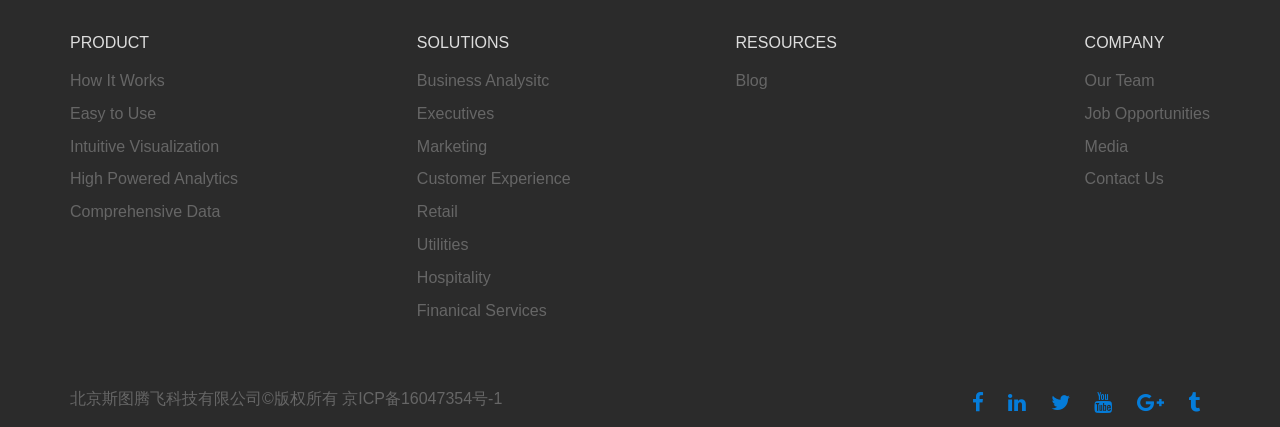
<file: MediaPage.html>
<!DOCTYPE html>
<html lang="en">
<head>
    <meta charset="UTF-8">
	<meta name="viewport" content="width=device-width, initial-scale=1" />
    <title>全球大数据专家</title>
     <link rel="stylesheet" href="lib/bootstrap-3.3.7-dist/css/bootstrap.min.css" rel="stylesheet">
    <script src="https://code.jquery.com/jquery-2.2.0.min.js"></script>
	<link href="lib/FontAwesome/Font-Awesome-Stylus-master/example/dist/styles.css" rel="stylesheet">
	<link href="CSS/Global.css" rel="stylesheet"/>
	<link href="CSS/Product.css" rel="stylesheet"/>
	<link href="CSS/Buttons.css" rel="stylesheet"/>
	<link href="CSS/CanvasBox.css" rel="stylesheet"/>
	<link href="CSS/JobsPagestyle.css" rel="stylesheet"/>
	<link rel="icon" type="image/png" href="Resource/Icons/Stratifyd/ChineseLogo.png"/>
	
</head>

<!--Maincotainer the whole page-->	
<body>
	
	<nav class="navbar navbar-default" role="navigation" id="NavBarPart2">
	   <div class="navbar-header" id="CompanyTitelPartImportent">
		  <button type="button" class="navbar-toggle" data-toggle="collapse" 
			 data-target="#example-navbar-collapse">
			 <span class="sr-only">Switch</span>
			 <span class="icon-bar"></span>
			 <span class="icon-bar"></span>
			 <span class="icon-bar"></span>			  
		  </button>
		  <a class="navbar-brand" id="CompanyIconTitleText" href="index.html">
			  <img class="img" src="Resource/Icons/Stratifyd/Stratifyd-Logo-Simple-white.png" id="NavTitleCompanyIcon">
			  </img> 
		   </a>	
	   </div>
	   <div class="collapse navbar-collapse" id="example-navbar-collapse">
		  <ul class="nav navbar-nav" id="NavbarDetailPart">
			 <li class="active NavBarButtons" id="navProduct"><a href="Product.html">PRODUCT</a></li>
			 <li class="active NavBarButtons" id="navSolution"><a href="SolutionPage.html">SOLUTION</a></li>
			 <li class="active NavBarButtons" id="navBlog"><a href="http://blog.stratifyd.com/">BLOG</a></li>
			 <li class="dropdown">
				 <a href="#" class="dropdown-toggle NavBarButtons" data-toggle="dropdown"id="DraopDownMenu1">
					 ABOUT<b class="caret"></b>
				 </a>
				 <ul class="dropdown-menu NavBarButtons">
					 <li><a href="AboutUsPage.html" id="navOurTeam">About Us</a>
					 </li>
					 <li><a href="#" id="navContactUs" onclick="Intercom('show')">Contact Us</a>
					 </li>
				 </ul>
			  </li>
		 		<li class="active NavBarButtons" id="navLogIN"><a href="https://signals.stratifyd.com/login.html#sign-in">Log in</a></li>
		  </ul>
	   </div>
	</nav>

	<div class="container" id="ProductContent">
		<div class = "row">
			
			<div class="col-xs-12 col-sm-12 col-md-12 col-lg-12 BoxSize" id="ProductDetailHalfBox11">
				
				<div class="col-xs-3 col-sm-3 col-md-5 col-lg-5 text-right">
					<img class="ThirdRankImageIcon" src="Resource/ProductPageImages/Media/128x128xforbes-Copy.png.pagespeed.ic.G3I8UdTP0a.png" id="MediaImg1"></img>
				</div>
				
				<div class="col-xs-9 col-sm-9 col-md-7 col-lg-7 ThirdRankPageContentBoxPart">
					
					<h3 class="ThirdRankPageContentTitle">Forbes
					</h3>
					
				</div>
			
				<div class="col-xs-12 col-sm-12 col-md-5 col-lg-5 text-right">
				</div>
			
				<div class="col-xs-12 col-sm-12 col-md-7 col-lg-7 ThirdRankPageContentBoxPart">
					
					<h4 class="ThirdRankPageContentText">
						3 Companies That Turn Big Data Into What You Need To Know…
					</h4>
					
					<a href="http://blog.stratifyd.com/2015/11/26/3-companies-that-turn-big-data-into-what-you-need-to-know/">
					<span class="btn btnBlack" id="MediaBtn1">Read More</span>
					</a>
					
				</div>			
			
			</div>
			
			<div class="col-xs-12 col-sm-12 col-md-12 col-lg-12 BoxSize" id="ProductDetailHalfBox12">
				
				<div class="col-xs-3 col-sm-3 col-md-5 col-lg-5 text-right">
					<img class="ThirdRankImageIcon" src="Resource/ProductPageImages/Media/128x128xDatanami-Copy.png.pagespeed.ic.ni55zLZpaP.png" id="MediaImg2"></img>
				</div>
				
				<div class="col-xs-9 col-sm-9 col-md-7 col-lg-7 ThirdRankPageContentBoxPart">
					
					<h3 class="ThirdRankPageContentTitle">Datanami
					</h3>
					
				</div>
				
				<div class="col-xs-12 col-sm-12 col-md-5 col-lg-5 text-right">
				</div>
			
				<div class="col-xs-12 col-sm-12 col-md-7 col-lg-7 ThirdRankPageContentBoxPart">
					
					<h4 class="ThirdRankPageContentText">
						Discover Actionable Insights from Unstructured Data…
					</h4>
					
					<a href="https://www.datanami.com/2016/02/19/discover-actionable-insights-from-unstructured-data/">
					<span class="btn btnBlack" id="MediaBtn2">Read More</span>
					</a>
					
				</div>		
			
			</div>
			
			<div class="col-xs-12 col-sm-12 col-md-12 col-lg-12 BoxSize" id="ProductDetailHalfBox13">
				
				<div class="col-xs-3 col-sm-3 col-md-5 col-lg-5 text-right">
					<img class="ThirdRankImageIcon" src="Resource/ProductPageImages/Media/128x128xMW-Copy.png.pagespeed.ic.FDPHOFGko-.png" id="MediaImg3"></img>
				</div>
				
				<div class="col-xs-9 col-sm-9 col-md-7 col-lg-7 ThirdRankPageContentBoxPart">
					
					<h3 class="ThirdRankPageContentTitle">
						Market Wired
					</h3>
					
				</div>
				
				<div class="col-xs-12 col-sm-12 col-md-5 col-lg-5 text-right">
				</div>
				
				<div class="col-xs-12 col-sm-12 col-md-7 col-lg-7 ThirdRankPageContentBoxPart">
					
					<h4 class="ThirdRankPageContentText">
						No Data Scientist Required With Launch of  Signals…
					</h4>
					
					<a href="http://www.marketwired.com/press-release/no-data-scientist-required-with-launch-of-taste-analytics-signals-2070841.htm">
					<span class="btn btnBlack" id="MediaBtn3">Read More</span>
					</a>
					
				</div>		
			
			</div>
					
		</div>

	</div>
	
<div class='site-map' >
	<div class="container" >
		<div class = "row">
			<div class = "col-xs-6 col-md-3 site-map-list">
				<div>
					<ul class="list-unstyled">
						<li class='title'>PRODUCT</li>
						<li><a id = "HIWText" href="HowitWorks.html">How It Works</a></li>
						<li><a id = "ETUText" href="EasyToUse.html">Easy to Use</a></li>
						<li><a id = "INVisText" href="IntuitiveVisuaIinterface.html">Intuitive Visualization</a></li>
						<li><a id = "HPAText" href="HighPoweredAnalytics.html">High Powered Analytics</a></li>
						<li><a id = "ComDataText" href="ComprehensiveDataAnalyticsSolution.html">Comprehensive Data</a></li>
					</ul>
				</div>
			</div>
			<div class = "col-xs-6 col-md-3 site-map-list">
				<div>
					<ul class="list-unstyled">
						<li class='title'>SOLUTIONS</li>
						<li><a id = "BIext" href="Resource/PDFResource/Case Study - BI.pdf">Business Analysitc</a></li>
						<li><a id = "ExcuText" href="Resource/PDFResource/Case Study - Executive.pdf">Executives</a></li>
						<li><a id = "MarketText" href="Resource/PDFResource/Case Study - Marketing.pdf">Marketing</a></li>
						<li><a id = "CustomerEXText" href="Resource/PDFResource/Case Study - Consumer Products.pdf">Customer Experience</a></li>
						<li><a id = "RetailText" href="Resource/PDFResource/Case Study - Retail.pdf">Retail</a></li>
						<li><a id = "UtilitiesText" href="Resource/PDFResource/Case Study - Utilities.pdf">Utilities</a></li>
						<li><a id = "HospitalityText" href="Resource/PDFResource/Case Study - Hospitality for website.pdf">Hospitality</a></li>
						<li><a id = "FinSerText" href="Resource/PDFResource/Case Study - Financial Services.pdf">Finanical Services</a></li>
					</ul>
				</div>
			</div>
			<div class = "col-xs-6 col-md-3 site-map-list">
				<div>
					<ul class="list-unstyled">
						<li class='title'>RESOURCES</li>
						<li><a id = "BlogIext" href="http://blog.stratifyd.com/">Blog</a></li>
					</ul>
				</div>
			</div>
			<div class = "col-xs-6 col-md-3 site-map-list">
				<div>
					<ul class="list-unstyled">
						<li class='title'>COMPANY</li>
						<li><a id = "OurTeamText" href="AboutUsPage.html">Our Team</a></li>
						<li><a id = "JOppText" href="JoinUs.html">Job Opportunities</a></li>
						<li><a id = "MediaText" href="MediaPage.html">Media</a></li>
						<li><a id = "ContactText" onclick="Intercom('show')">Contact Us</a></li>
					</ul>
				</div>
			</div>
		</div>
		<div class = "row">
			<div class='col-xs-12 col-md-6 BottomAlligainChange-Left'><span>北京斯图腾飞科技有限公司©版权所有  京ICP备16047354号-1</span></div>
			<div class='col-xs-12 col-md-6 BottomAlligainChange-Right'>
				<ul class="list-inline">
					<a href="https://www.facebook.com/stratifyd/" class="FontAwosomeIcon"><li class="fa fa-facebook FontIconSize" aria-hidden="true" id="FacebookIcon"></li></a>
					<a href="https://www.linkedin.com/company/stratifyd" class="FontAwosomeIcon"><li class="fa fa-linkedin FontIconSize" aria-hidden="true" id="LinkdeInIcon"></li></a>
					<a href="https://twitter.com/StratifydTweets" class="FontAwosomeIcon"><li class="fa fa-twitter FontIconSize" aria-hidden="true" id="TwitterIcon"></li></a>
					<a href="https://www.youtube.com/channel/UCAkngNoMwJDNjEPzX3lIBsw" class="FontAwosomeIcon"><li class="fa fa-youtube FontIconSize" aria-hidden="true" id=YoutubeIcon></li></a>
					<a href="https://plus.google.com/u/0/+Stratifyd/posts" class="FontAwosomeIcon"><li class="fa fa-google-plus FontIconSize" aria-hidden="true" id="GooglePlusIcon"></li></a>
					<a href="http://stratifyd.tumblr.com/" class="FontAwosomeIcon"><li class="fa fa-tumblr FontIconSize" aria-hidden="true" id="TumblrIcon"></li></a>
				</ul>
			</div>
		</div>
	</div>
</div>
	
<!-- Resource or Library Scripts -->

<!--
<script src="http://d3js.org/d3.v3.min.js" charset="utf-8"></script>
<script src="http://www.ourd3js.com/library/multext.js" charset="utf-8"></script>
-->
<script src="lib/bootstrap-3.3.7-dist/js/bootstrap.min.js"></script>
<script src="lib/FastClick/fastclick.js"></script>
	

<script>(function(){var w=window;var ic=w.Intercom;if(typeof ic==="function"){ic('reattach_activator');ic('update',intercomSettings);}else{var d=document;var i=function(){i.c(arguments)};i.q=[];i.c=function(args){i.q.push(args)};w.Intercom=i;function l(){var s=d.createElement('script');s.type='text/javascript';s.async=true;s.src='https://widget.intercom.io/widget/yobfq5ll';var x=d.getElementsByTagName('script')[0];x.parentNode.insertBefore(s,x);}if(w.attachEvent){w.attachEvent('onload',l);}else{w.addEventListener('load',l,false);}}})()</script>
<script>$(function() {window.Intercom("boot", { app_id: "yobfq5ll" });})</script>

<noscript><iframe src="//www.googletagmanager.com/ns.html?id=GTM-P4LXLN"
height="0" width="0" style="display:none;visibility:hidden"></iframe></noscript>
<script>(function(w,d,s,l,i){w[l]=w[l]||[];w[l].push({'gtm.start':
new Date().getTime(),event:'gtm.js'});var f=d.getElementsByTagName(s)[0],
j=d.createElement(s),dl=l!='dataLayer'?'&l='+l:'';j.async=true;j.src=
'//www.googletagmanager.com/gtm.js?id='+i+dl;f.parentNode.insertBefore(j,f);
})(window,document,'script','dataLayer','GTM-P4LXLN');</script>

</body>
</html>
</file>
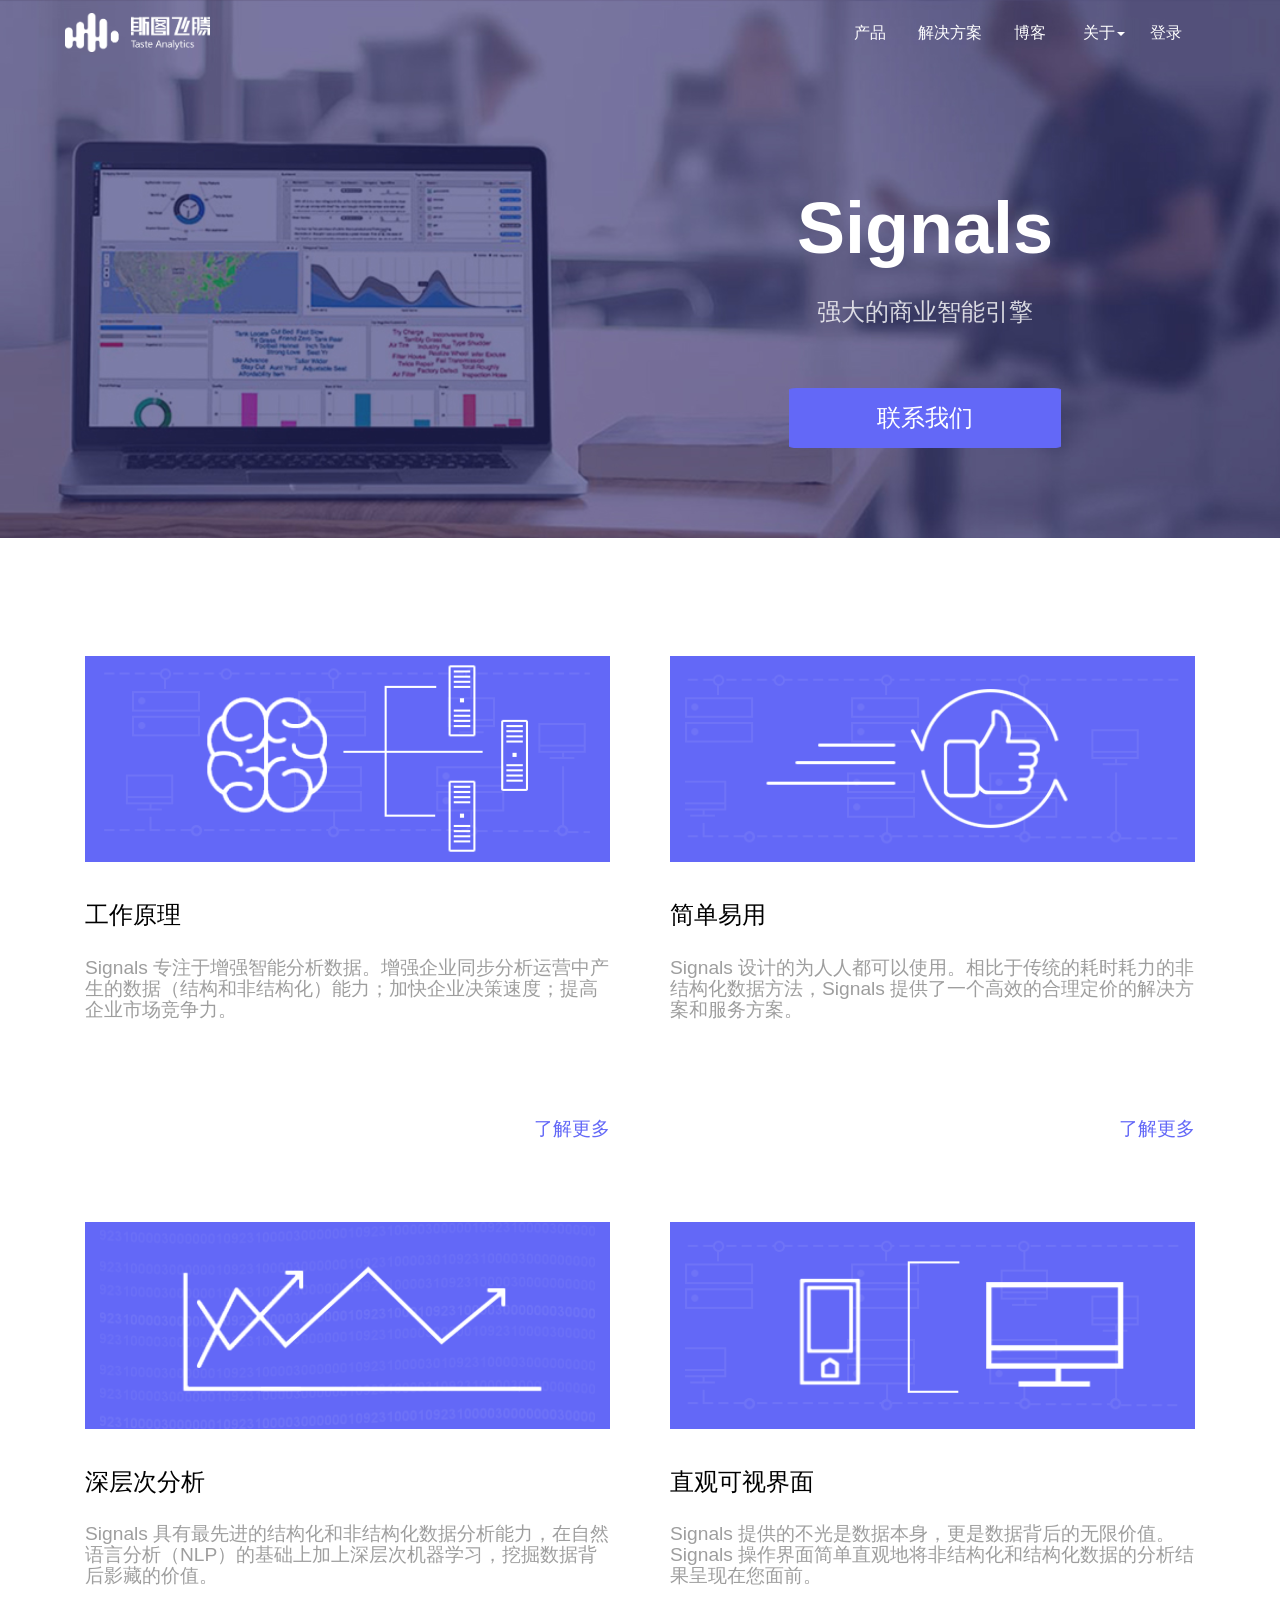
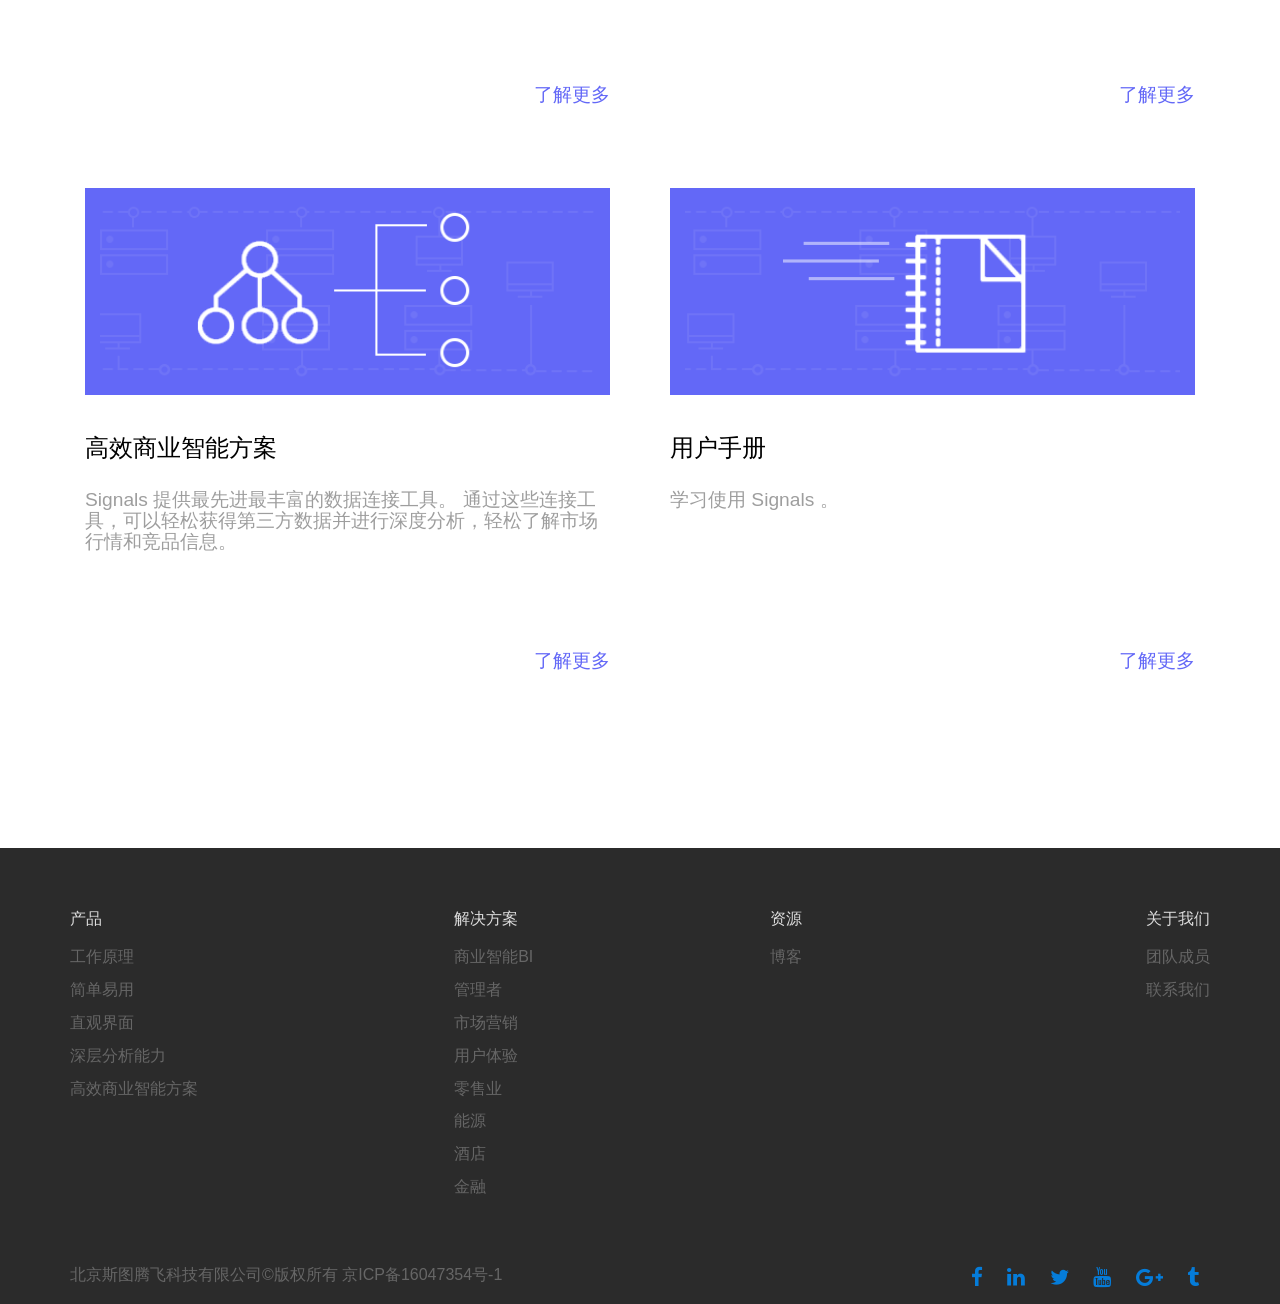
<file: Product.html>
<!DOCTYPE html>
<html lang="en">
<head>
    <meta charset="UTF-8">
	<meta name="viewport" content="width=device-width, initial-scale=1" />
    <title>全球大数据专家</title>
     <link rel="stylesheet" href="lib/bootstrap-3.3.7-dist/css/bootstrap.min.css" rel="stylesheet">
    <script src="https://code.jquery.com/jquery-2.2.0.min.js"></script>
	<link href="lib/FontAwesome/Font-Awesome-Stylus-master/css/index.css" rel="stylesheet">
	<link href="CSS/Global.css" rel="stylesheet"/>
	<link href="CSS/Product.css" rel="stylesheet"/>
	<link href="CSS/Buttons.css" rel="stylesheet"/>
	<link href="CSS/CanvasBox.css" rel="stylesheet"/>
	<link rel="icon" type="image/png" href="Resource/Icons/Stratifyd/ChineseLogo.png"/>
	
</head>

<!--Maincotainer the whole page-->	
<body>
	
<div class="jumbotron" id="TitleBar">
	
	<nav class="navbar navbar-default" role="navigation" id="NavBarPart">
	   <div class="navbar-header" id="CompanyTitelPartImportent">
		  <button type="button" class="navbar-toggle" data-toggle="collapse" 
			 data-target="#example-navbar-collapse">
			 <span class="sr-only">Switch</span>
			 <span class="icon-bar"></span>
			 <span class="icon-bar"></span>
			 <span class="icon-bar"></span>			  
		  </button>
		  <a class="navbar-brand" id="CompanyIconTitleText" href="index.html">
			  <img class="img" src="Resource/Icons/Stratifyd/Stratifyd-Logo-Simple-white.png" id="NavTitleCompanyIcon">
			  </img> 
		   </a>	
	   </div>
	   <div class="collapse navbar-collapse" id="example-navbar-collapse">
		  <ul class="nav navbar-nav" id="NavbarDetailPart">
			 <li class="active NavBarButtons" id="navProduct"><a href="Product.html">产品</a></li>
			 <li class="active NavBarButtons" id="navSolution"><a href="SolutionPage.html">解决方案</a></li>
			 <li class="active NavBarButtons" id="navBlog"><a href="http://blog.tasteanalytics.cn/">博客</a></li>
			 <li class="dropdown">
				 <a href="#" class="dropdown-toggle NavBarButtons" data-toggle="dropdown"id="DraopDownMenu1">
					 关于<b class="caret"></b>
				 </a>
				 <ul class="dropdown-menu NavBarButtons">
					 <li><a href="AboutUsPage.html" id="navOurTeam">关于我们</a>
					 </li>
					 <li><a href="#" id="navContactUs" onclick="Intercom('show')">演示样例</a>
					 </li>
				 </ul>
			  </li>
		 		<li class="active NavBarButtons" id="navLogIN"><a href="https://demo.tasteanalytics.cn/login.html#sign-in">登录</a></li>
		  </ul>
	   </div>
	</nav>
	
	<div class = "container" id = "ProductTitleContainer">
		<div class="col-xs-12 col-sm-12 col-md-6 col-lg-6">
		</div>
		
		<div class="col-xs-12 col-sm-12 col-md-6 col-lg-6 text-center" id="ProductTitleBoxPart">

					
				<h1 class = "ContentTile" id="ProductMainSignalTitle">Signals
				</h1>			
					
				<div class = "ContentBox LeftBox" id="SignalIntroTextBox">
					<h3 class="ContentTextInfo" id="SignalsIntroText">
						强大的商业智能引擎
					</h3>
				</div>		
				
				<div class="row">
					<div class="col-xs-12" id = "TitleButtonPart">
						<a onclick="Intercom('show')">
						<span class="btn btn-info" id="FirstTry">联系我们</span>
						</a>
					</div>			
				</div>
						
			
		</div>			
	</div>
	
<!--
	<nav class="navbar navbar-default" role="navigation" id="NavBarPart2">
	</nav>	
-->
	
</div>

	<div class="container" id="ProductContent">
		<div class = "row">
			
			<div class="col-xs-12 col-sm-12 col-md-6 col-lg-6 BoxSize" id="ProductDetailHalfBox11">
				
				<a href="HowitWorks.html">
					
					<div class="col-xs-12 col-sm-12 col-md-12 col-lg-12 ProductSixSectionIntroBox" id="ProductIconDetail11">
						<img src = "Resource/ProductPageImages/DetailPartIcon/ProdcutDetailIcon_Brain.png"
							 class = "DetailImage" id = "DetailImage1">
						</img>
					</div>

					<div class="col-xs-12 col-sm-12 col-md-12 col-lg-12 ProductTextDetailTextBox" id="ProductTextDetail11">
						<h3 class="ProductIntroDuceSubTitle" id="DetailSubTiltle1">
							工作原理
						</h3>

						<p>
							<h4 class="ProductTextDetailTextInforPart" id="DetailText1">
								Signals 专注于增强智能分析数据。增强企业同步分析运营中产生的数据（结构和非结构化）能力；加快企业决策速度；提高企业市场竞争力。
							</h4>		
						</p>

						<p class = "PopoutText" id = "ProductPop1">了解更多
						</p>

					</div>
			
				</a>
			
			</div>
		
			<div class="col-xs-12 col-sm-12 col-md-6 col-lg-6 BoxSize" id="ProductDetailHalfBox12">
				
				<a href="EasyToUse.html">
					
					<div class="col-xs-12 col-sm-12 col-md-12 col-lg-12 ProductSixSectionIntroBox" id="ProductIconDetail12">
						<img src = "Resource/ProductPageImages/DetailPartIcon/ProductDetail_CustomerEX.png"
							 class = "DetailImage" id = "DetailImage2">
						</img>
					</div>

					<div class="col-xs-12 col-sm-12 col-md-12 col-lg-12 ProductTextDetailTextBox" id="ProductTextDetail12">
						<h3 class="ProductIntroDuceSubTitle" id="DetailSubTiltle2">
							简单易用
						</h3>
						<p>
							<h4 class="ProductTextDetailTextInforPart" id="DetailText2">
								Signals 设计的为人人都可以使用。相比于传统的耗时耗力的非结构化数据方法，Signals 提供了一个高效的合理定价的解决方案和服务方案。
							</h4>		
						</p>
						<p class = "PopoutText" id = "ProductPop2">了解更多
						</p>
					</div>
	
				</a>
		
			</div>		
			

			<div class="col-xs-12 col-sm-12 col-md-6 col-lg-6 BoxSize" id="ProductDetailHalfBox13">

				<a href="HighPoweredAnalytics.html">
					
					<div class="col-xs-12 col-sm-12 col-md-12 col-lg-12 ProductSixSectionIntroBox" id="ProductIconDetail21">
						<img src = "Resource/ProductPageImages/DetailPartIcon/ProductDetail_HighPower.png"
							 class = "DetailImage" id = "DetailImage3">
						</img>
					</div>
					<div class="col-xs-12 col-sm-12 col-md-12 col-lg-12 ProductTextDetailTextBox" id="ProductTextDetail21">
						<h3 class="ProductIntroDuceSubTitle" id="DetailSubTiltle3">
							深层次分析
						</h3>
						<p>
							<h4 class="ProductTextDetailTextInforPart" id="DetailText3">
								Signals 具有最先进的结构化和非结构化数据分析能力，在自然语言分析（NLP）的基础上加上深层次机器学习，挖掘数据背后影藏的价值。
							</h4>		
						</p>
						<p class = "PopoutText" id = "ProductPop3">了解更多
						</p>					
					</div>

				</a>
				
			</div>	

			<div class="col-xs-12 col-sm-12 col-md-6 col-lg-6 BoxSize" id="ProductDetailHalfBox13">

				<a href="IntuitiveVisuaIinterface.html">
					
					<div class="col-xs-12 col-sm-12 col-md-12 col-lg-12 ProductSixSectionIntroBox" id="ProductIconDetail22">
						<img src = "Resource/ProductPageImages/DetailPartIcon/ProductDetail_IntutiveVisual.png"
							 class = "DetailImage" id = "DetailImage4">
						</img>
					</div>
					<div class="col-xs-12 col-sm-12 col-md-12 col-lg-12 ProductTextDetailTextBox" id="ProductTextDetail22">
						<h3 class="ProductIntroDuceSubTitle" id="DetailSubTiltle4">
							直观可视界面
						</h3>
						<p>
							<h4 class="ProductTextDetailTextInforPart" id="DetailText4">
								Signals 提供的不光是数据本身，更是数据背后的无限价值。Signals 操作界面简单直观地将非结构化和结构化数据的分析结果呈现在您面前。
							</h4>		
						</p>
						<p class = "PopoutText" id = "ProductPop4">了解更多
						</p>
					</div>

				</a>
			
			</div>

			<div class="col-xs-12 col-sm-12 col-md-6 col-lg-6 BoxSize" id="ProductDetailHalfBox14">
			
				<a href="ComprehensiveDataAnalyticsSolution.html">
					
					<div class="col-xs-12 col-sm-12 col-md-12 col-lg-12 ProductSixSectionIntroBox" id="ProductIconDetail32">
						<img src = "Resource/ProductPageImages/DetailPartIcon/ProductDetail_Comperhensive.png"
							 class = "DetailImage" id = "DetailImage6">
						</img>
					</div>

					<div class="col-xs-12 col-sm-12 col-md-12 col-lg-12 ProductTextDetailTextBox" id="ProductTextDetail32">
						<h3 class="ProductIntroDuceSubTitle" id="DetailSubTiltle6">
							高效商业智能方案
						</h3>
						<p>
							<h4 class="ProductTextDetailTextInforPart" id="DetailText6">
								Signals 提供最先进最丰富的数据连接工具。 通过这些连接工具，可以轻松获得第三方数据并进行深度分析，轻松了解市场行情和竞品信息。
							</h4>		
						</p>
						<p class = "PopoutText" id = "ProductPop6">了解更多
						</p>					
					</div>

				</a>
							
			</div>

			<div class="col-xs-12 col-sm-12 col-md-6 col-lg-6 BoxSize" id="ProductDetailHalfBox14">
			
				<a href="http://blog.stratifyd.com/2016/06/15/2-0-user-manual-table-of-content/">
					
					<div class="col-xs-12 col-sm-12 col-md-12 col-lg-12 ProductSixSectionIntroBox" id="ProductIconDetail31">
						<img src = "Resource/ProductPageImages/DetailPartIcon/ProductDetail_UserManual.png"
							 class = "DetailImage" id = "DetailImage5">
						</img>
					</div>
					<div class="col-xs-12 col-sm-12 col-md-12 col-lg-12 ProductTextDetailTextBox" id="ProductTextDetail31">
						<h3 class="ProductIntroDuceSubTitle" id="DetailSubTiltle5">
							用户手册
						</h3>
						<p>
							<h4 class="ProductTextDetailTextInforPart" id="DetailText5">
								学习使用 Signals 。
							</h4>		
						</p>
						<p class = "PopoutText" id = "ProductPop5">了解更多
						</p>					
					</div>

				</a>

			</div>

		</div>

	</div>
	
<div class='site-map' >
	<div class="container" >
		<div class = "row">
			<div class = "col-xs-6 col-md-3 site-map-list">
				<div>
					<ul class="list-unstyled">
						<li class='title'>产品</li>
						<li><a id = "HIWText" href="HowitWorks.html">工作原理</a></li>
						<li><a id = "ETUText" href="EasyToUse.html">简单易用</a></li>
						<li><a id = "INVisText" href="IntuitiveVisuaIinterface.html">直观界面</a></li>
						<li><a id = "HPAText" href="HighPoweredAnalytics.html">深层分析能力</a></li>
						<li><a id = "ComDataText" href="ComprehensiveDataAnalyticsSolution.html">高效商业智能方案</a></li>
					</ul>
				</div>
			</div>
			<div class = "col-xs-6 col-md-3 site-map-list">
				<div>
					<ul class="list-unstyled">
						<li class='title'>解决方案</li>
						<li><a id = "BIext" href="Resource/PDFResource/Case Study - BI.pdf">商业智能BI</a></li>
						<li><a id = "ExcuText" href="Resource/PDFResource/Case Study - Executive.pdf">管理者</a></li>
						<li><a id = "MarketText" href="Resource/PDFResource/Case Study - Marketing.pdf">市场营销</a></li>
						<li><a id = "CustomerEXText" href="Resource/PDFResource/Case Study - Consumer Products.pdf">用户体验</a></li>
						<li><a id = "RetailText" href="Resource/PDFResource/Case Study - Retail.pdf">零售业</a></li>
						<li><a id = "UtilitiesText" href="Resource/PDFResource/Case Study - Utilities.pdf">能源</a></li>
						<li><a id = "HospitalityText" href="Resource/PDFResource/Case Study - Hospitality for website.pdf">酒店</a></li>
						<li><a id = "FinSerText" href="Resource/PDFResource/Case Study - Financial Services.pdf">金融</a></li>
					</ul>
				</div>
			</div>
			<div class = "col-xs-6 col-md-3 site-map-list">
				<div>
					<ul class="list-unstyled">
						<li class='title'>资源</li>
						<li><a id = "BlogIext" href="http://blog.tasteanalytics.cn/">博客</a></li>
					</ul>
				</div>
			</div>
			<div class = "col-xs-6 col-md-3 site-map-list">
				<div>
					<ul class="list-unstyled">
						<li class='title'>关于我们</li>
						<li><a id = "OurTeamText" href="AboutUsPage.html">团队成员</a></li>
						<li><a id = "ContactText" onclick="Intercom('show')">联系我们</a></li>
					</ul>
				</div>
			</div>
		</div>
		<div class = "row">
			<div class='col-xs-12 col-md-6 BottomAlligainChange-Left'><span>北京斯图腾飞科技有限公司©版权所有  京ICP备16047354号-1</span></div>
			<div class='col-xs-12 col-md-6 BottomAlligainChange-Right'>
				<ul class="list-inline">
					<a href="https://www.facebook.com/stratifyd/" class="FontAwosomeIcon"><li class="fa fa-facebook FontIconSize" aria-hidden="true" id="FacebookIcon"></li></a>
					<a href="https://www.linkedin.com/company/stratifyd" class="FontAwosomeIcon"><li class="fa fa-linkedin FontIconSize" aria-hidden="true" id="LinkdeInIcon"></li></a>
					<a href="https://twitter.com/StratifydTweets" class="FontAwosomeIcon"><li class="fa fa-twitter FontIconSize" aria-hidden="true" id="TwitterIcon"></li></a>
					<a href="https://www.youtube.com/channel/UCAkngNoMwJDNjEPzX3lIBsw" class="FontAwosomeIcon"><li class="fa fa-youtube FontIconSize" aria-hidden="true" id=YoutubeIcon></li></a>
					<a href="https://plus.google.com/u/0/+Stratifyd/posts" class="FontAwosomeIcon"><li class="fa fa-google-plus FontIconSize" aria-hidden="true" id="GooglePlusIcon"></li></a>
					<a href="http://stratifyd.tumblr.com/" class="FontAwosomeIcon"><li class="fa fa-tumblr FontIconSize" aria-hidden="true" id="TumblrIcon"></li></a>
				</ul>
			</div>
		</div>
	</div>
</div>
	
<!-- Resource or Library Scripts -->

<!--
<script src="http://d3js.org/d3.v3.min.js" charset="utf-8"></script>
<script src="http://www.ourd3js.com/library/multext.js" charset="utf-8"></script>
-->
<script src="lib/bootstrap-3.3.7-dist/js/bootstrap.min.js"></script>
<script src="lib/FastClick/fastclick.js"></script>

<script>(function(){var w=window;var ic=w.Intercom;if(typeof ic==="function"){ic('reattach_activator');ic('update',intercomSettings);}else{var d=document;var i=function(){i.c(arguments)};i.q=[];i.c=function(args){i.q.push(args)};w.Intercom=i;function l(){var s=d.createElement('script');s.type='text/javascript';s.async=true;s.src='https://widget.intercom.io/widget/yobfq5ll';var x=d.getElementsByTagName('script')[0];x.parentNode.insertBefore(s,x);}if(w.attachEvent){w.attachEvent('onload',l);}else{w.addEventListener('load',l,false);}}})()</script>
<script>$(function() {window.Intercom("boot", { app_id: "yobfq5ll" });})</script>

<noscript><iframe src="//www.googletagmanager.com/ns.html?id=GTM-P4LXLN"
height="0" width="0" style="display:none;visibility:hidden"></iframe></noscript>
<script>(function(w,d,s,l,i){w[l]=w[l]||[];w[l].push({'gtm.start':
new Date().getTime(),event:'gtm.js'});var f=d.getElementsByTagName(s)[0],
j=d.createElement(s),dl=l!='dataLayer'?'&l='+l:'';j.async=true;j.src=
'//www.googletagmanager.com/gtm.js?id='+i+dl;f.parentNode.insertBefore(j,f);
})(window,document,'script','dataLayer','GTM-P4LXLN');</script>

</body>
</html>

<!--<script>()()</script>-->
	
<!--<script>$(function() {window.Intercom("boot", { app_id: "yobfq5ll" });})</script>-->
</file>
<file: CSS/Global.css>
html{
	height: 100%;
	font: normal 100% Arial, sans-serif;
	font-size: 16px;
	overflow-x: hidden;
}
body{
	background-color: rgb(255,255,255);
	font-size: 16px;
	font-family: "Arial";
}
.CompanyIconPart{
	width: 100%;
	height: inherit;
	text-align: center;
}
.CompanyIcon{
	width: 50%;
	margin-left: -8%;
	cursor: pointer;
}
.ButtonText{
	position: relative;
	margin-top: auto;
	margin-bottom: auto;
	font-family: "Arial";
	font-weight: bold;
	font-size: 0.7em;
	color: white;
	cursor: pointer;
}
.IconTitleS{
	font-family: "Arial";
	text-align: center;
	position: relative;
	font-weight: lighter;
	margin-top: 10%;
	color: rgb(0,0,0);
	cursor: pointer;
	font-size: 1.2em;
}
.ThirdTitle{
	font-family: "Arial";
	font-weight: bold;
	font-size: 2em;
	color: rgb(55,54,226);
	margin-top: 0px;
	margin-bottom: 5px;
}
.NormalSize{
	width: 80%;
	margin-left: 10%;
}
.NormalSize2{
	width: 70%;
	margin-left: 15%;
}
.NormalSize3{
	width: 75%;
	margin-left: 12.5%;
}
.StableHeight{
	min-height: 180px;
	height: auto;
}
.WhiteText{
	color: white;
}
.navbar-default .navbar-nav>.open>a, .navbar-default .navbar-nav>.open>a:focus, .navbar-default .navbar-nav>.open>a:hover {
	background-color: rgb(136,134,172);
}
.navbar-nav>li>.dropdown-menu{
	background-color: rgba(136,134,172,0.8);
}
.dropdown-menu>li>a{
	color: white;
}

.site-map {
	background: rgb(43,43,43);
	color:#666;
}

.site-map-list{
	margin: 50px 0;
	text-align: center;
}
.BottomAlligainChange-Left{
	text-align: left;
}
.BottomAlligainChange-Right{
	text-align: right;
}

.site-map-list a {
	cursor: pointer;
	transition-duration: 0.2s;
	color: #666;
}

.site-map-list a:hover {
	text-decoration: none;
	transition-duration: 0.2s;
	color: rgb(72,168,222);
}

/*.site-map-list ul {
	display: inline-block;
}*/

.site-map-list ul li {
	width: 100%;
	text-align: left;
	display: block;
}

.site-map-list ul li.title {
	font-weight: 500;
	padding: 10px 0;
	color: #ddd;
}
.site-map-list title:hover{
	transition-duration: 1s;
	color: rgb(72,168,222);
}
.site-map-list ul li > a {
	display: inline-block;
	padding: 5px 0;
}

.list-inline li a img{
	transition-duration: 0.2s;
	background-color: rgb(5,124,217);
}
.list-inline li a img:hover {
	transition-duration: 0.2s;
	background-color: rgb(255,255,255);
}


#CopyRightBox1{
	margin-top: 15px;
	margin-bottom: 15px;
	font-family: "Arial";
}
#CopyRightBox2{
	margin-top: 15px;
	margin-bottom: 15px;	
}
#CopyRightPart{
	margin-top:0px;
	margin-bottom: 0px;
	padding-bottom: 76px;
	background: rgb(43,43,43);
	position: relative;
	color: #535353;
}
#BottomLinkBox{
	padding-left: 0%;
	padding-right: 0%;
	padding-top: 78px;
}
#BottomLinkPart{
/*	width: 100%;*/
	background: rgb(43,43,43);
	position: relative;
	color: white;
	margin-bottom: 0px;
}
#BottomCopyRightPart{
	padding-top: 5%;
/*
	padding-left: 5%;
	padding-right: 5%;
*/
}
.BlueLinkText{
	color: rgb(55,54,226)
}
.BlueLinkText:hover {
	text-decoration: none;
}
.BottomLinkContentBox{
	width: 25%;
	float: left;
	height: auto;
}
.BottomLinkTitle{
	font-family: "Arial";
	text-align: left;
	position: relative;
	font-size: 1.2em;
	font-weight: 300;
	color: white;
	padding-bottom: 15%;
}
.SmallButtonTextLeft{
	width: auto;
	font-family: "Arial";
/*	text-align: left;*/
	font-weight: 100;
	color: #535353;
	position: relative;
	margin-top: 22px;
	cursor: pointer;
	font-size: 1em;
}
.Icons2{
	height: 20px;
	background-color: #057cd9;
	float: left;
	position: relative;
	top: 0;
	margin-top: 20px;
	margin-bottom: auto;
	cursor: pointer;
}
.FontAwosomeIcon{
	
	font-size: 1.3em;
	
	transition-duration: 0.2s;
	color: #057cd9;
}
.FontAwosomeIcon:hover{
	transition-duration: 0.2s;
	color: white;
}
.FontIconSize{
	font-size: 1em;
	padding-left: 10px;
	padding-right: 10px;
}
.TextControl{
	font-family: "Arial";
	font-size: 1em;
}
#StratifydLogoText{
	margin-left: 35px;
}
#CompanyIconTitleText{
	font-family: "Arial";
	font-weight: bold;
	font-size: 1.5em;
	color: white;
	cursor: pointer;
}
#NavBarPart{
	padding-left: 3.8%;
	padding-right: 3.8%;
	padding-top: 7px;
	padding-bottom: 7px;
	background-color: rgb(99,104,247);
	border-color: transparent;
	text-align: center;
	min-height: 70px;
	border-radius: 0%;
}
#NavBarPart2{
	margin-top: 144px;
	padding-left: 3.8%;
	padding-right: 3.8%;
	padding-top: 7px;
	padding-bottom: 7px;
	background-color: rgb(25,41,54);
	border-color: transparent;
	text-align: center;
	height: 70px;
	border-radius: 0%;
}
#CopyRightBackground{
	background-color: rgb(43,43,43)
}
.NavBarButtons{
	font-family: "Arial";
	color: rgb(159,158,163);
	font-size: 1EM;
	font-weight: 300;
}
.navbar-default .navbar-nav>.active>a, .navbar-default .navbar-nav>.active>a:focus, .navbar-default .navbar-nav>.active>a:hover{
	background-color: inherit;
	border-color: transparent;
	color: rgb(255,255,255);	
	padding-left: 10px;
	padding-right: 10px;
	margin-right: 12px;
}
.BottomLinkContentBox{
	display: inline-block;
}
.BottomIconLink{
/*	text-align: right;*/
}
#CompanyTitelPartImportent{
/*	margin-left: 5%;*/
/*	margin-right: 5%;*/
/*	height: 100%;*/
}
#NavbarDetailPart{
/*	margin-left: 32%;*/
	background-color: transparent;
	padding-left: 1%;
	padding-right: 1%;
	padding-bottom: 5px;
	float: right;
}
#NavBarLoginButton{
	margin-top: 9.875px;
	font-size: 16.5px;
	width: 104px;
	height: 34px;
	border-radius: 5%;
	border-color: rgb(211,210,214);
	color: rgb(103,101,181);
	font-weight: 500;
	padding-top: 4.125px;
	padding-bottom: 4.125px;
}
#NavBarSignUpButton{
	margin-top: 9.875px;
	margin-left: 10px;
	font-size: 16.5px;
	width: 104px;
	height: 34px;
	border-radius: 5%;
	border-color: rgb(56,56,158);
	color: rgb(255,255,255);
	font-weight: 500;
	padding-top: 4.125px;
	padding-bottom: 4.125px;
	background-color: rgb(56,56,158);
}
#NavBarLoginPart{
/*	margin-left: 5%;*/
/*	float: right;*/
	text-align: -webkit-center;
}
#DraopDownMenu1{
	color: rgb(255,255,255);
}
#NavBarSignUpPart{
	text-align: -webkit-center;
}
.navbar{
	margin-bottom: 0px;
}
#NavTitleCompanyIcon{
/*	width: 30px;*/
/*
	position: absolute;
	margin-top: -18px;
	min-width: 150px;
	max-height: 60px;
	width: 10%;
*/
	height: 1.6em;
	position: relative;
	top: -0.4em;
}
.SecondRowTitle{
	font-family: "Arial";
	font-weight: bold;
	margin-top: 118px;
	font-size: 3em;
	margin-bottom: 111px;
/*
	padding-left: 5%;
	padding-right: 5%;
*/
}
#FirstTry{
	font-size: 1.5em;;
	font-weight: 500;
	padding-top: 11.5px;
	height: 60px;
	width: 272px;
	border-radius: 3%;
	transition-duration: 0.2s;
	color: white;
	background-color: rgb(99,104,247);
	border-color: rgb(99,104,247);
}
#FirstTry:hover{
	transition-duration: 0.2s;
	color: rgb(99,104,247);
	background-color: rgb(255,255,255);
	border-color: rgb(255,255,255);
}
.TopMargin{
	margin-top: 2px;
}

@media screen and (min-width: 992px) {
	.BottomAlligainChange-Left{
		text-align: left;
	}
	.BottomAlligainChange-Right{
		text-align: right;
	}
	.site-map-list {
		margin: 50px 0;
	}
	.site-map-list > div {
		display: inline-block;
	}

	.site-map-list:nth-child(1) {
		text-align: left;
	}

	.site-map-list:nth-child(4) {
		text-align: right;
	}	
}

@media screen and (min-width: 766px) and (max-width: 992px){
	.BottomAlligainChange-Left{
		text-align: left;
	}
	.BottomAlligainChange-Right{
		text-align: right;
	}
	.container{
		padding-left: 10%;
		padding-right: 10%;
	}
	.site-map-list {
		margin: 50px 0;
	}
	.site-map-list > div {
		display: inline-block;
	}

	.site-map-list:nth-child(1) {
		text-align: left;
	}
	
	.site-map-list:nth-child(3) {
		text-align: left;
	}
	
	.site-map-list:nth-child(2) {
		text-align: right;
	}	

	.site-map-list:nth-child(4) {
		text-align: right;
	}
	.BottomAlligainChange-Left{
		text-align: center;
	}
	.BottomAlligainChange-Right{
		text-align: center;
	}	
}

@media screen and (max-width: 766px) {
	#NavbarDetailPart{
/*		width: 100%;*/
		margin-left: 0px;
	}
	#FirstTry{
		max-width: 100%;
	}
	.navbar-default .navbar-nav .open .dropdown-menu>li>a{
		color: white;
	}
	.BottomAlligainChange-Left{
		text-align: center;
	}
	.BottomAlligainChange-Right{
		text-align: center;
	}
	.container{
		padding-left: 10%;
		padding-right: 10%;
	}
}
</file>
<file: CSS/Buttons.css>
.btn
{
	font-family: "Arial";
	cursor: pointer;
	text-align: center;
}
.btnBlack
{
	margin-top: 8%;
	transition-duration: 0.2s;
	border-color: rgb(56,56,57);
	background-color: transparent;
	color: rgb(81,81,82);	
}
.btnBlack:hover {
	transition-duration: 0.2s;
	border-color: rgb(81,81,82);
	background-color: rgb(81,81,82);
	color: rgb(255,255,255);
}
.btn-info
{
	transition-duration: 0.2s;
	border-color: rgb(80,167,224);
	background-color: rgb(80,167,224);
	color: rgb(255,255,255);
}
.btn-info:hover {
	transition-duration: 0.2s;
	border-color: rgb(33,124,186);
	background-color: rgb(33,124,186);
	color: rgb(255,255,255);	
}
#AboutUs{
	margin-left: 0px;
}
#Login{
	margin-right: 0px;
}
.img-circle{
	width: 120px;
	cursor: pointer;
	background-color: white;
	border-color: rgb(227,227,227);
	border-style: dotted;
	border-width: 5px;
}
</file>
<file: CSS/CanvasBox.css>
.ContentBox{
	width: 40%;
	margin-left: 30%;
	height: inherit;
}
.NormalBox{
	width: 100%;
	padding-left: 15%;
	padding-right: 15%;
	height: inherit;
	margin-left: 0px;
	margin-right: 0px;
}
.FullSizeBoxWithStableHeight{
	width: 100%;
	height: inherit;
	height: 750px;
}
.LeftBox{
	width: 100%;
	margin-left: 0;
	height: inherit;
}
.ContentTextInfo{
	font-family: "Arial";
	font-style: normal;
	font-weight: lighter;
}
.TextBox{
	width: 40%;
	margin-left: 30%;
	height: inherit;
}
.ContentText-Center{
	text-align: center;
}
.ContentText-Left{
	text-align: left;
}
.ContentImage{
	margin-top: 2%;
	clear: both;
	margin: auto;
	display: block;
}
.ContentVideo{
	position: relative;
	margin-top: 2%;
	width: 100%;
	height: 100%;
	background-color: rgb(248,248,251);
}
.BigSubBox{
	margin-top: 0px;
	width: 70%;
	margin-left: 15%;
	height: auto;
	background: rgb(246,246,248);
	position: relative;
}
.InsideSmallBox{
	width: 33.3%;
	height: inherit;
	float: left;
	overflow: visible;
	background-color: transparent
}
.HalfCutBox{
	width: 50%;
	height: inherit;
	float: left;
}
.HalfHeight{
	height: 50%;
}
.OneThirdHeight{
	height: 33.33333%
}
.WholeBackgroundBox{
	width: 100%;
	height: auto;
	position: relative;
	background: rgb(255,255,255);
	border-bottom: rgb(216,216,216);
	border-bottom-style: dotted;
	border-bottom-width: thin;	
}
.ItroPartBox{
	width: 60%;
	height: inherit;
	position: relative;
	margin-left: 20%;
}
</file>
<file: CSS/LandingPageDesigned.css>
.SubContentBox{
	width: 50%;
	margin-left: 25%;
	height: 200px;
	margin-top: 0px;
	position: relative;
	text-align: center;	
}
.col-sm-1{
	text-align: center;
}
#FirstSubTitle{
	margin-top: 24px;
}
#MainAttarctText{
	color: white;
	margin-top: 165.89px;
	font-weight: 600;
	margin-bottom: 0px;
	font-size: 4.5em;
	line-height: 150%;
}
#SignalsText{
	margin-top: 32px;
	color: rgb(240,250,255);
	font-weight: lighter;
	line-height: 24px;
	font-size: 1.5em;
	margin-bottom: 0px;
	opacity: 0.8;
}
#TitleButtonPart1{
/*	text-align: right;*/
	margin-top: 76px;
}
#TitleButtonPart2{
/*	text-align: left;*/
	margin-top: 76px;
}
#CompanIconPart{
	height: auto;
	text-align: center;
}
#BubbleBottonGroupBox{
	border-bottom: rgb(115,115,115);
	border-bottom-style: hidden;
	border-bottom-width: thin;
}
#FirstLinkButtonRow{
	padding-left: 11px;
	padding-right: 11px;
}
#SecondLinkButtonRow{
	padding-left: 11px;
	padding-right: 11px;
}
.Introduce{
	text-align: center;
	font-family: "Arial";
	color: white;
}
.IntroTitle{
	font-weight: bold;
	font-size: 2.5em;
}
.SolutionBox{
	position: relative;
	height: 200px;
	font-family: "Arial";
}
#SayingTitle{
	margin-top: 90px;
	margin-bottom: 90px;
	font-family: "Arial";
	font-weight: 600;
	font-size: 2.5em;
	color: white;
	
}
#LandingFirstLearnMoreProduct{
	font-size: 1.5em;;
	font-weight: bold;
	padding-top: 11.5px;
	height: 60px;
	width: 272px;
	border-radius: 3%;
	color: rgb(99,104,247);
	background-color: transparent;
	border-color: rgb(99,104,247);
	max-width: 100%;
}
#ASolutionYN{
	font-family: "Arial";
	font-weight: 500;
	font-size: 2em;
}
#MainContentJumpBox1{
	text-align: center;
}
#MainContentJumpBox2{
	text-align: center;
}
#BubbleBottonGroupBox{
	background-color: rgb(255,255,255);
	height: auto;
	padding-top: 2%;
	padding-bottom: 8%;
}
.BottomIcons{
	width: 90px;
}
.CenterandBoderBox{
	padding-right: 4px;
	padding-left: 4px;
	background-color: transparent;
}
.CenterandBoder{
	text-align: center;
	border-bottom-color: transparent;
	border-right-color: transparent;
	border-top-color: transparent;
	border-left-color: transparent;
	border-style: solid;
	border-width: thin;
	overflow: hidden;
	padding-top: 2%;
	padding-bottom: 2%;
	height: 200px;
	overflow: hidden;
	z-index: 1;
	border-radius: 2%;
	font-family: "Arial";
	margin-top: 0px;
	margin-bottom: 5px;
	padding-top: 30px;
	
	transition-duration: 0.2s;
	background-color: rgb(99,104,247);
}
.CenterandBoder:hover{
	transition-duration: 0.2s;
	background-color: white;
}
.CenterandBoder2{
	text-align: center;
	border-bottom-color: transparent;
	border-right-color: transparent;
	border-top-color: transparent;
	border-left-color: transparent;
	border-style: solid;
	border-width: thin;
	overflow: hidden;
	padding-top: 2%;
	padding-bottom: 2%;
/*	margin-bottom: 10%;*/
	height: 200px;
	overflow: hidden;	
	z-index: 2;
	border-radius: 2%;
	font-family: "Arial";
	margin-top: 0px;
	margin-bottom: 5px;
	padding-top: 30px;
	
	transition-duration: 0.2s;
	background-color: rgb(99,104,247);
}
.CenterandBoder2:hover{
	transition-duration: 0.2s;
	background-color: white;
}
.flipBox{
	transition-duration: 0.2s;
	margin-top: 0px;
}
.flipBox:hover{
	transition-duration: 0.2s;
	margin-top: -200px;
}
.LeftBoder{
	border-left-color: black;
}
.ProcessDetailSignalBox{
/*	height: 634px;*/
	height: auto;
/*	margin-bottom: 10%;*/
}
.ProcessDetailSignalBox2{
	height: auto;
	margin-bottom: 120px;
}
.navbar-default .navbar-nav>.open>a, .navbar-default .navbar-nav>.open>a:focus, .navbar-default .navbar-nav>.open>a:hover {
	background-color: rgb(138,147,253);
}
.navbar-nav>li>.dropdown-menu{
	background-color: rgba(138,147,253,0.8);
}
#DetailColum2{
	border-left-color: transparent;
	border-right-color: transparent;
	border-style: solid;
	border-top-color: transparent;
	border-bottom-color: transparent;
	border-width: 0.5px;
}
#DetailColum2ImageBox{
	float: right;
	padding-left: 0px;
	padding-right: 0px;
}
#DetailColum3{
	margin-bottom: 0px;
}
#ProcessDetailContent{
/*
	padding-left: 2.5%;
	padding-right: 2.5%;
*/
/*	padding-bottom: 104px;*/
}
#LinkButtonPartText1{
	padding-top: 188px;
	padding-bottom: 78px;
}
#LinkButtonCotainBox24{
	border-right-color: transparent;
}
#TitleBar{
	background-color: transparent;
	background: url(../Resource/LandingPageImages/BackgroundFullSizeChangeAgain.jpg);
	margin-bottom: 0px;
	text-align: center;
	padding-bottom: 144px;
	padding-top: 0px;
	height: auto;
	background-size: cover;
	background-position: center center;
}

.NameOh{
	margin-top:0px;
}
.TitleRule{
	margin-bottom: 0px;
/*	margin-top: 15px;*/
	font-family: "Arial";
	font-size: 1.2em;
	color: rgb(255,255,255);
	padding-left: 20px;
	padding-right: 20px;
}
.NamePartRule{
	color: rgb(255,255,255);
	margin-top: 10px;
	font-family: "Arial";
	font-size: 1.2em;	
	padding-left: 20px;
	padding-right: 20px;
}
.AdImageShow{
	width: 80%;
	margin-bottom: 20%;
}
.CirclePart{
	margin-top: 10px;
	color: rgb(212,212,214);
}
.FullSizeImage{
	width: 80%;
	height: auto;
}
.Margin-left{
	margin-left: 6.25%;
}
.TextCotent{
	padding-top: 10px;
	padding-bottom: 10px;
	padding-left: 0px;
	padding-right: 0px;
	background-color: transparent;
	border-radius: 2%;
}
.SayingTitle{
	margin-top: 1%;
	padding-left: 0;
	font-family: "Arial";
	font-weight: lighter;
}
.SayingTitleTextStyle{
	font-size: 1em;
	min-height: 40px;
}
.SayingText{
	font-family: "Arial";
	font-weight: lighter;
	color: rgb(255,255,255);
	font-size: 1.3em;
}
.ProcessDetailTextIntro{
	margin-top: 8%;
}
.ProcessDetailTextIntro2{
	
}
.ProcessDetailIntroImage{
	width: 100%;
}
.ProcessDetailText{
	font-family: "Arial";
	font-weight: lighter;
	font-size: 1.3em;
	line-height: 30px;
	color: rgb(55,54,226);
}
.ProcessDetailIntroText{
	font-family: "Arial";
	font-weight: lighter;
	font-size: 1em;
	color: rgb(172,172,172);
	line-height: 24px;
}
.CustomerTitle{
	margin-top: 110px;
	font-family: "Arial";
	font-weight: 600;
	color: black;
	margin-bottom: 100px;
	font-size: 2.5em;
}
.BigSize{
	height: auto;
	margin-bottom: 40px;
	width: 16em;
}
.SayingTextWhite{
	font-family: "Arial";
	font-weight: 300;
	text-align: center;
	color: white;
	font-size: 1.2em;
	padding-left: 10%;
	padding-right: 10%;
}
.SayingTitleWhite{
	font-family: "Arial";
	font-weight: 300;
	text-align: center;
	color: white;
	font-size: 1.2em;
	padding-left: 10%;
	padding-right: 10%;
	margin-bottom: 84px;
}
.ButtonIconLittleMarginleft{
/*	margin-left: 5px;*/
	margin-bottom: 72px;
}
.QuotationIcon{
	width: 15px;
	opacity: 0.2;
}
.SpecialColumn{
	width: 10px;
	margin-right: 5px;
	padding-left: 0px; 
	padding-right: 0px;
	float: left;
}
.SayingIconControl{
	max-height: 50px;
}
#ErwinWhiteTitleText{
	margin-bottom: 0px;
}
#ASolutionYNTitle{
	color: black;
	margin-top: 0px;
	margin-bottom: 0px;
}
#IntegrateTitleCenter{
	text-align: center;
	cursor: default;
}
#ProcessTitleCenter{
	text-align: center;
	cursor: default;
}
#VisualizationTitleCenter{
	text-align: center;
	cursor: default;
}
#IntegrateTitle{
	text-align: left;
	cursor: default;
}
#ProcessTitle{
	text-align: right;
	cursor: default;
}
#VisualizationTitle{
	text-align: left;
	cursor: default;
}
#TextBox{
/*
	padding-left: 6.25%;
	padding-right: 6.25%;
*/
}
#TextSayingPart{
	background-color: rgb(255,255,255);
	padding-bottom: 114px;
	background: url(../Resource/LandingPageImages/CustomerSayingBackground.jpg);
	background-size: cover;
}
#LinkButtonCotainBox14{
	border-right-color: transparent;
}
#SmallInsIconBox1{
	width: 80%;
	margin-top: 8%;
}
#BubbleProcessDetailCotainer{
	background-color: rgb(255,255,255);
}
#ProcessDetailCotainer{
	background-color: rgb(255,255,255);
	padding-bottom: 130px;
/*	background: url(../Resource/LandingPageImages/SolutionPartBackground.jpg);*/
	background-size: cover;

}
#ProcessDetailTextIntro2{
	margin-left: 0px;
	margin-right: 0px;
}
#CompanyIconPartTitleRow1{
	padding-top: 0;
	text-align: center;
}
#CompanyIconPartRow1{
	padding-top: 0;
	text-align: center;
	padding-left: 1%;
	padding-right: 1%;
}
#CompanyIconPartRow2{
	padding-top: 0;
	margin-bottom: 118px;
	text-align: center;
	padding-left: 1%;
	padding-right: 1%;
}

#CompanyCotainers{
	background-color: rgb(246,246,248);
}
#TitleIntroNewLanding{
	margin-top: 100px;
}
#IntroText1{
	margin-top: 20px;
}
#PageContent{
	background-color: rgb(246,246,248);
	margin-top: 0px;
}
#HowSignalsWorksDetail{
	background-color: white;
	padding-top: 1%;
	padding-bottom: 1%;
}
#HowSignalsWorksDetailCotnetRow{
	width: 60%;
	margin-left: 20%;
	height: 500px;
}
#DetailColum1{
	padding-left: 0px;
	padding-right: 0px;
}
#DetailColum2{
	padding-left: 0px;
	padding-right: 0px;
}
#DetailColum3{
	padding-left: 0px;
	padding-right: 0px;
}
.FullCoverContentImage{
	width: 100%;
	height: auto;
	position: relative;
}
.ContinueChangeBox{
	margin-top: 1%;
}

#ContinueChangeBox1{
	position: relative;
	opacity: 1;
	z-index: 3;
}
#ContinueChangeBox2{
	position: absolute;
	opacity: 0;
	z-index: -1;
	
}
#ContinueChangeBox3{
	position: absolute;
	opacity: 0;
	z-index: -1;
}
@media screen and (max-width: 768px) {
	.BigSize{
		height: auto;
		width: 12em;
	}
	#ProcessTitle{
		text-align: left;
	}
	#ProcessDetailText1{
		text-align: left;
	}
	.ProcessDetailSignalBox2{
		margin-bottom: 40px;
	}
	#MainAttarctText{
		font-size: 3em;
	}
/*
	#FirstTry{
		width: 232px;
	}
*/
}

@media screen and (max-width: 992px) {
	#ProcessDetailText1{
		text-align: left;
	}
	#ProcessTitle{
		text-align: left;
	}
	#ProcessDetailIntroText2{
		text-align: left;
	}
	#TitleButtonPart1{
		text-align: center;
	}
	#TitleButtonPart2{
		text-align: center;
	}
	.BottomAlligainChange-Left {
		text-align: center;
	}
	.BottomAlligainChange-Right {
		text-align: center;
	}
	.CenterandBoder{
		margin-bottom: 20px;
	}
	.CenterandBoder2{
		margin-bottom: 20px;
	}
}
</file>
<file: CSS/AboutUsPage.css>
.SubContentBox{
	width: 50%;
	margin-left: 25%;
	height: 200px;
	margin-top: 0px;
	position: relative;
	text-align: center;	
}
.col-sm-1{
	text-align: center;
}
.SecondRowTitle{
	font-family: "Arial";
	font-weight: bold;
	margin-top: 34px;
	font-size: 3em;
	margin-bottom: 40px;
}
#SignalsText{
	margin-top: 0px;
	color: rgb(255,255,255);
	font-weight: lighter;
	text-align: center;
	font-size: 1.5em;
	opacity: 0.8;
}
#TitleButtonPart{
	text-align: center;
	margin-top: 2%;
}
#CompanIconPart{
	height: auto;
	text-align: center;
}
#BubbleBottonGroupBox{
	border-bottom: rgb(115,115,115);
	border-bottom-style: hidden;
	border-bottom-width: thin;
}
#AboutUsPageTitleContainer{
	height: 180px;
}
.Introduce{
	text-align: center;
	font-family: "Arial";
	color: white;
}
.IntroTitle{
	font-weight: bold;
	font-size: 2.5em;
}
.SubIntroTitle{
	font-size: 1.2em;
	color: rgb(165,165,165);
}
.SolutionBox{
	height: 200px;
}
#SayingTitle{
	margin-top: 2%;
	margin-bottom: 2%;
	font-family: "Arial";
	font-weight: 500;
}
#ASolutionYN{
	font-family: "Arial";
	font-weight: 500;
}
#MainContentJumpBox1{
	text-align: center;
}
#MainContentJumpBox2{
	text-align: center;
}
#BubbleBottonGroupBox{
	background-color: rgb(255,255,255);
	height: auto;
	padding-top: 2%;
	padding-bottom: 8%;
}
.BottomIcons{
	width: 90px;
}
.CenterandBoder{
	text-align: center;
	border-bottom-color: black;
	border-right-color: black;
	border-top-color: transparent;
	border-left-color: transparent;
	border-style: solid;
	border-width: thin;
	overflow: hidden;
	padding-top: 2%;
	padding-bottom: 2%;
	height: 200px;
	overflow: hidden;
	z-index: 1;
}
.AboutUsVideo{
	width: 100%;
	height: 
}
.CenterandBoder2{
	text-align: center;
	border-bottom-color: transparent;
	border-right-color: black;
	border-top-color: transparent;
	border-left-color: transparent;
	border-style: solid;
	border-width: thin;
	overflow: hidden;
	padding-top: 2%;
	padding-bottom: 2%;
	margin-bottom: 10%;
	height: 200px;
	overflow: hidden;	
	z-index: 2;
}
.ContentText{
	font-family: "Arial";
	margin-top: 1%;
	padding-bottom: 2%;
}
.AboutUsContentText{
	font-family: "Arial";
	line-height: 160%;
	margin-top: 40px;
	color: rgb(165,165,165);
	font-size: 1.2em;
}
.StoryTitleRow{
	padding-left: 30px;
	padding-right: 45px;
}

#LinkButtonPartText1{
	padding-top: 1%;
	padding-bottom: 3%;
}
#LinkButtonCotainBox24{
	border-right-color: transparent;
}
#StroyTextPart2{
}
.FontStyle{
	font-family: "Arial";
	font-weight: 400;
}
.Photos{
	width: 200px;
	border-style: hidden;
	margin-bottom: 56px;
/*	margin-left: 8.333333%;*/
	margin-top: 98px;
}
#OurMissionTitle{
	margin-top: 16px;
}
#StoryRow1{
/*	padding-bottom: 48px;*/
	padding-top: 118px;
}
#StoryRow2{
	padding-bottom: 20px;
}
#PhotoRow{
/*	margin-top: 98px;*/
	padding-bottom: 282px;
}
#TitleBar{
	background-color: transparent;
	background: url(../Resource/AboutUsImages/AboutUsBackgroundGray.jpg);
	background-size: cover;
	background-size-height: 100%;
	background-position: center center;
	height: auto;
	margin-bottom: 0px;
	text-align: center;
	padding-bottom: 209px;
	padding-top: 0px;
}
#OurStoryImage{
	width: 100%;
	opacity: 0.51;
}
.PhotoTextInfo{
	font-family: "Arial";
	font-size: 1.2em;
	color: rgb(116,116,126)
}
.NameOh{
	margin-top:0px;
}
.TitleRule{
	margin-bottom: 0px;
	
}
.NamePartRule{
	margin-top: 0%;
	color: rgb(246,246,248);
	margin-top: 0px;
}
.AdImageShow{
	width: 100%;
}
.CirclePart{
	margin-top: 10px;
}
.FullSizeImage{
	width: 80%;
	height: auto;
}
.TopMargin{
	margin-top: 2%;
}
.Margin-left{
	margin-left: 6.25%;
}
.TextCotent{
	padding: 2%;
	background-color: rgb(246,246,248);
	border-radius: 2%;
}
.SayingTitle{
	margin-top: 1%;
	padding-left: 0;
	font-family: "Arial";
	font-weight: lighter;
}
.SayingText{
	font-family: "Arial";
	font-weight: lighter;
	color: rgb(156,156,156)
}
.MissionText{
	font-family: "Arial";
	font-weight: lighter;
	color: rgb(165,165,165);;
	margin-top: 60px;
	font-size: 1.2em;
}
#TextSayingPart{
	padding-top: 1%;
	background-color: rgb(150,152,173);
	padding-bottom: 5%;
}
#LinkButtonCotainBox14{
	border-right-color: transparent;
}
#SmallInsIconBox1{
	width: 80%;
	margin-top: 8%;
}
#BubbleProcessDetailCotainer{
	background-color: rgb(255,255,255);
}
#BubbleProcessDetailCotainer2{
	background-color: rgb(255,255,255);
}
#ProcessDetailCotainer{
	background-color: rgb(150,152,173);
}
#CompanyIconPartRow1{
	padding-top: 0;
	text-align: center;
}
#CompanyIconPartRow2{
	width: 80%;
	margin-left: 10%;
	padding-bottom: 3%;
	width: 70%;
	margin-left: 15%;	
	text-align: center;
}
#ExcutiveTeamTitle{
	margin-top: 0px;
}
#CompanyCotainers{
	background-color: rgb(255,255,255);
	padding-bottom: 146px;
}
#TitleIntroNewLanding{
	margin-top: 100px;
}
#IntroText1{
	margin-top: 20px;
}
#FirstTry{
	margin-top: 20px;
	font-size: 32px;
	font-weight: 800;
	padding-top: 0px;
	width: 360px;
}
#PageContent{
	background-color: rgb(246,246,248);
	margin-top: 0px;
}
#HowSignalsWorksDetail{
	background-color: white;
	padding-top: 1%;
	padding-bottom: 1%;
}
#HowSignalsWorksDetailCotnetRow{
	width: 60%;
	margin-left: 20%;
	height: 500px;
}
.FullCoverContentImage{
	width: 100%;
	height: auto;
	position: relative;
}
#AboutUsTitle{
	height: auto;
}
#AboutUsTitleTextBar{
	margin-top: 0px;
}
#backgroundColorRow{
	background-color: rgba(255,255,255,0.31);
/*	opacity: 0.31;*/
/*	margin-top: 326px;*/
	height: 180px;
}
#MainAttarctText{
	font-family: "Arial";
	color: rgb(255,255,255);
	font-weight: bold;
	text-align: center;
	font-size: 4.5em;
	padding-top: 0px;
	margin-top: 0px;
}
.ContentVideo{
	width: 560px;
	height: 315px;
}
#NavBarPart{
	margin-bottom: 85px;
	background-color: transparent;
}
#NavBarPart2{
	margin-top: 209px;
}
@media screen and (max-width: 992px) {
	.AboutUsContentText{
/*
		padding-left: 25px;
		padding-right: 25px;
*/
	}
	#SignalsText{
		text-align: center;
		color: white;
	}
	.SecondRowTitle{
		text-align: center;
		font-size: 2em;
	}
	#OurStoryText{
		text-align: left;
	}
	.ContentVideo{
		width: 100%;
		height: auto;
	}
	#MainAttarctText{
		font-size: 3em;
	}
	.MissionText{
		text-align: left;
		margin-top: 16px;
	}
	#OurMissionTitle{
		margin-top: 48px;
		margin-bottom: 16px;
	}
	#StoryRow2{
		padding-bottom: 20px;
	}
}
</file>
<file: CSS/Product.css>
.IntroImage{
	width: 30%;
	position: relative;
}
.DetailImage{
	width: 100%;
	margin-left: 0%;
	height: auto;
	cursor: pointer;
}
#SignalIntroTextBox{
	width: 100%;
	margin-top: 2%;
}
#JionUsJobsSubTitleBox{
	width: 100%;
	margin-top: 10px;
	padding-left: 0px;
	padding-right: 0px;
}
#ProductIntroBox{
	padding-bottom: 1%;
}
#ProductTryB1{
	position: relative;
	width: 272px;
	height: 60px;
	margin-top: 45px;
	border-radius: 3%;
}
#ProductDetailBox{
	margin-top: 4%;
}
.ProductSixSectionIntroBox{
	background-color: rgb(99,104,247);
}
.PopoutText{
	font-family: "Arial";
	text-align: right;
	font-size: 1.2em;
	font-weight: 300;	
	color: rgb(99,104,247);
	margin-top: 38px;
	cursor: pointer;
	margin-bottom: 50px;
/*	margin-top: 5%;*/
}
.DetailLessPartCut{
	width: 30%;
	float: left;
	height: 220px;
	overflow: hidden;
}
.DetailLargePartCut{
	width: 70%;
	height: 100%;
	padding-left: 8%;
	padding-right: 2%;
	float: left;
}
.ContentProDetailTitle-Left{
	text-align: left;
	color: rgb(81,81,82);
	cursor: pointer;
}
.ContentProDetailText-Left{
	font-family: "Arial";
	text-align: left;
	color: rgb(158,158,158);
	font-size: 1em;
	cursor: pointer;
}
.BoxSize{
	min-height: 400px;
	height: auto;
	padding-left: 30px;
	padding-right: 30px;
	margin-bottom: 30px;
	overflow: hidden;
}
.JobContentBox{
	background-color: white;
	padding-bottom: 50px;
	border-radius: 2%;
}
.ThirdRankPageStartTitle{
	margin-top: 0px;
	font-family: "Arial";
}
.ProductIntroDuceSubTitle{
	cursor: pointer;
	font-family: "Arial";
	color: black;
	font-style: normal;
	font-weight: lighter;
	font-size: 1.5em;
	margin-top: 0px;
	margin-bottom: 0px;
	margin-left: 0px;

}
.ProductTextDetailTextBox{
	margin-top: 40px;
	padding-left: 0px;
	padding-right: 0px;
}
.ProductTextDetailTextInforPart{
	font-family: "Arial";
	color: rgb(158,158,158);
	font-size: 1.2em;
	cursor: pointer;
	margin-top: 28px;
	min-height: 120px;
}
#TitleBar{
	padding-top: 0px;
	padding-bottom: 0px;
	background-color: white;
	background: url(../Resource/ProductPageImages/ProductBackgroundImageTest.jpg);
	background-size: cover;
	background-position: center center;
	margin-bottom: 0px;
}
#JoinUsTitleBar{
	padding-top: 0px;
	padding-bottom: 70px;
	background-color: rgb(246,246,248);
	margin-bottom: 0px;
	padding-left: 0px;
	padding-right: 0px;
}
#ProductBackgroundImage{
	padding-top: 206px;
	padding-left: 35px;
	padding-right: 35px;
}
#ProductIntroImage{
	width: 100%;
}
#ProductTitleBoxPart{
	padding-top: 59px;
	font-family: "Arial";
}
#SignalsTitle{
	font-weight: 600;
	font-size: 4.5em;
	color: white;
	margin-top: 59px;
	margin-bottom: 64px;
}
#ProductMainSignalTitle{
	font-weight: 600;
	font-size: 4.5em;
	color: white;
	margin-top: 59px;
	margin-bottom: 32px;
}
#SignalsIntroText{
	font-size: 1.5em;
	color: rgb(255,255,255);
	margin-top: 24px;
	margin-bottom: 64px;
	padding-left: 15px;
	padding-right: 15px;
	line-height: 24px;
	opacity: 0.8;
}
#JobsIntroTitleFirstOne{
	font-size: 1.5em;
	color: rgb(0,0,0);
	margin-top: 24px;
	margin-bottom: 32px;
	padding-left: 15px;
	padding-right: 15px;
	line-height: 24px;
	opacity: 0.8;	
}
#ThirdRankPageIntroText{
	font-size: 1.5em;
	color: rgb(255,255,255);
	margin-top: 24px;
	margin-bottom: 32px;
	line-height: 24px;
	opacity: 0.5;
}
#SignalsIntroTitleText{
	font-size: 2em;
	color: rgb(255,255,255);
	margin-top: 24px;
/*	margin-bottom: 32px;*/
	line-height: 24px;
	opacity: 0.8;
}
#JoinUsBigTitle{
	font-weight: 600;
	padding-left: 15px;
	padding-right: 15px;
}
.ThirdRankPageSubTitle{
	font-family: "Arial";
	font-size: 2.5m;
	font-weight: 600;
	color: black;
/*	margin-top: 45px;*/
	margin-bottom: 75px;
}
.ThirdRankPageContentBoxPart{
	padding-left: 30px;
	padding-right: 30px;
}
.ThirdRankPageContentTitle{
	font-family: "Arial";
	font-size:  1.5em;
	margin-top: 0px;
}
.ThirdRankPageContentText{
	font-family: "Arial";
	font-size: 1.2em;
	color: rgb(158,158,158);
	padding-right: 0px;
	margin-top: 20px;
}
.ThirdRankImageIcon{
	
	width: 97.69px;
	max-width: 100%;
	max-height: 130.27px;

}
.ThirdRankImageTextAllignControl{
	text-align: right;
}
.JobsClass{
	margin-bottom: 20px;
	width: 100%;
	height: inherit;
	margin-left: 0px;
	margin-right: 0px;	
}
.JobsSelectClickable{
	cursor: pointer;
	
	transition-duration: 0.2s;
	color: rgb(158,158,158);
}
.JobsSelectClickable:hover{
	cursor: pointer;
	
	transition-duration: 0.2s;
	color: rgb(72,168,222);
}
.JobsPaddingChange{
	padding-left: 0px;
	padding-right: 0px;
}
.ThirdPageTitleImageIcon{
	max-width: 100%;
}
.ThirdPageTitleBoxPart{
	font-family: "Arial";
	padding-top: 0px;
}
#EasytoUseBackImage{
	padding-top: 0px;
	padding-bottom: 0px;
	background-color: white;
	background-size: cover;
	background-position: center center;
	margin-bottom: 0px;	
	background: url(../Resource/ProductPageImages/ThirdRankPages/BackgroundImages/Easy%20to%20Use_BakcgroundImageNoIcon.jpg);
}
#Comperhensive_Data_AnaBackImage{
	padding-top: 0px;
	padding-bottom: 0px;
	background-color: white;
	background-size: cover;
	background-position: center center;
	margin-bottom: 0px;
	background: url(../Resource/ProductPageImages/ThirdRankPages/BackgroundImages/Comprehensive%20Data_BackgroundNoIcon.jpg);
}
#HighPowerAnaBackImage{
	padding-top: 0px;
	padding-bottom: 0px;
	background-color: white;
	background-size: cover;
	background-position: center center;
	margin-bottom: 0px;
	background: url(../Resource/ProductPageImages/ThirdRankPages/BackgroundImages/High%20Powered%20Analytics_BackgroundImage.jpg);
}
#HowItWorksBackImage{
	padding-top: 0px;
	padding-bottom: 0px;
	background-color: white;
	background-size: cover;
	background-position: center center;
	margin-bottom: 0px;
	background: url(../Resource/ProductPageImages/ThirdRankPages/BackgroundImages/How%20It%20Works_BackgroundNoIcon.jpg);
}
#IntuitiveVisualinterBackImage{
	padding-top: 0px;
	padding-bottom: 0px;
	background-color: white;
	background-size: cover;
	background-position: center center;
	margin-bottom: 0px;
	background: url(../Resource/ProductPageImages/ThirdRankPages/BackgroundImages/Intuitive%20Visualization_BackgroundNoIcon.jpg);
}
#ProductContent{
	padding-top: 118px;
	padding-bottom: 94px;
}
#DirectlyJobs1{
	padding-left: 0px;
	padding-right: 0px;
	margin-top: 15px;
}
#DirectlyJobs2{
	padding-left: 0px;
	padding-right: 0px;
	margin-top: 15px;
}
#JoinUsTitle{
	font-family: "Arial";
	padding-top: 96px;
	padding-left: 0px;
	padding-right: 0px;
}
#MediaImg1{
	width: 170px;
	max-height: 170px;
}
#MediaImg2{
	width: 170px;
	max-height: 170px;
}
#MediaImg3{
	width: 170px;
	max-height: 170px;
}
#MediaBtn1{
	margin-top: 5px;
}
#MediaBtn2{
	margin-top: 5px;
}
#MediaBtn3{
	margin-top: 5px;
}
#NavBarPart{
	background-color: transparent;
}
#NavBarPart2{
	margin-top: 0px;
}
#FirstTry{
	margin-bottom: 90px;
}
@media screen and (max-width: 992px) {
/*
	#ProductTitleBoxPart{
		padding-top: 212px;
	}
*/
	#ProductIntroImage{
		width: 80%;
	}
	.ThirdRankPageContentText{
		padding-left: 0px;
		padding-right: 0px;
	}
	.ThirdRankPageContentTitle{
		padding-left: 30px;
		padding-right: 0px;
/*		font-size: 1.8em;*/
		margin-top: 20px;
	}
	#ProductContent{
		margin-left: 0px;
		margin-right: 0px;
		padding-left: 10px;
		padding-right: 10px;
	}
	.ThirdRankImageTextAllignControl{
		text-align: center;
	}
	#SignalsTitle{
		font-size: 2em;
	}
	#SignalsIntroTitleText{
		font-size: 1.8em;
	}
	#ProductMainSignalTitle{
		font-size: 3em;
	}
	.BoxSize{
		min-height: 250px;
	}
	.ProductTextDetailTextInforPart{
		min-height: 0px;
	}
}

@media screen and (max-width: 768px) {
	.ThirdRankPageContentText{
		padding-left: 0px;
		margin-top: 25px;
	}
	.ThirdRankPageContentTitle{
		padding-left: 10px;
	}
	#ProductContent{
		width: 100%;
	}
	.ThirdRankImageIcon{
		margin-top: 25px;
		margin-bottom: 25px;
	}
	.ThirdRankPageContentBoxPart
	{
		padding-left: 15px;
		padding-right: 15px;
	}
}
</file>
<file: CSS/Contact.css>
.html{
	font-family: "Arial";
}
body{
	background-color: rgb(35,39,51);
}
.dropdown-menu>li>a{
	color: black;
}
#AddressPartBox{
	
}
#ContactUsMainPartBack{
	padding-bottom: 124px;
}
#FirstSendMessageButton{
	font-size: 24px;
	font-weight: bold;
	padding-top: 11.5px;
	height: 60px;
	width: 272px;
	border-radius: 3%;
	color: white;
	background-color: rgb(98,101,252);
	border-color: rgb(98,101,252);
}
#FirstNameText{
	min-height: 60px;
	border-radius: 2%;
}
#LastNameText{
	min-height: 60px;
	border-radius: 2%;
}
#EmailAddress{
	min-height: 60px;
	border-radius: 2%;
}
#dropdownMenu1{
	min-height: 60px;
	border-radius: 2%;	
}
#MainPartRow{
	background-color: rgb(35,39,51);
	padding-bottom: 104px;
}
#CompanyAddress{
	color: white;
}
.AddressText{
	font-family: "Arial";
}
.AddressTitle{
	font-size:  1.3em;
}
.AddressTextContent{
	font-size: 1em;
}
#Title{
	color: white;
	text-align: center;
	font-style: normal;
	font-family: "Arial";
	font-weight: 600;
	margin-top: 200px;
	font-size: 4em;
}
#Titleexplain{
	color: white;
	text-align: center;
	font-style: normal;
	font-family: "Arial";
	font-size: 1.3em;
	margin-top: 38px;
	margin-bottom: 38px;
}
.FullSize{
	width: 100%;
	margin-bottom: 35px;
	text-align: center;
	font-family: "Arial";
}
#DropdownBox{
	margin-bottom: 35px;
}
#dropdownMenu1{
	margin-bottom: 0px;
	font-family: "Arial";
	text-align: left;
}
#dropdownSpancaret1{
	float: right;
	margin-top: 10px;
	margin-bottom: 10px;
}
#MessageBox{
	min-height: 240px;
	overflow-y: auto;
	font-family: "Arial";
	resize: none;
}
#SendMessageBtn{
	font-family: "Arial";
}
@media screen and (max-width: 768px) {
	#FirstSendMessageButton{
		width: 232px;
	}
}
</file>
<file: CSS/JobsPagestyle.css>
.navbar-default .navbar-nav>.open>a, .navbar-default .navbar-nav>.open>a:focus, .navbar-default .navbar-nav>.open>a:hover {
	background-color: rgb(138,147,253);
}
.navbar-nav>li>.dropdown-menu{
	background-color: rgb(138,147,253);
}
</file>
<file: lib/FontAwesome/Font-Awesome-Stylus-master/css/index.css>
/*
 *  Font Awesome 4.6.2 by @davegandy - http://fontawesome.io - @fontawesome
 *  License - http://fontawesome.io/license (Font: SIL OFL 1.1, CSS: MIT License)
 */
/* FONT PATH
 * -------------------------- */
@font-face {
  font-family: 'FontAwesome';
  src: url("../fonts/icomoon.eot?v=4.6.2");
  src: url("../fonts/icomoon.eot?#iefix&v=4.6.2") format('embedded-opentype'), url("../fonts/icomoon.woff?v=4.6.2") format('woff'), url("../fonts/icomoon.ttf?v=4.6.2") format('truetype'), url("../fonts/icomoon.svg?v=4.6.2#fontawesomeregular") format('svg');
  font-weight: normal;
  font-style: normal;
}
.fa {
  display: inline-block;
  font: normal normal normal 14px/1 FontAwesome;
  font-size: inherit;
  text-rendering: auto;
  -webkit-font-smoothing: antialiased;
  -moz-osx-font-smoothing: grayscale;
}
/* makes the font 33% larger relative to the icon container */
.fa-lg {
  font-size: 1.333333333333333em;
  line-height: 0.75em;
  vertical-align: -15%;
}
.fa-2x {
  font-size: 2em;
}
.fa-3x {
  font-size: 3em;
}
.fa-4x {
  font-size: 4em;
}
.fa-5x {
  font-size: 5em;
}
.fa-fw {
  width: 1.285714285714286em;
  text-align: center;
}
.fa-ul {
  padding-left: 0;
  margin-left: 2.142857142857143em;
  list-style-type: none;
}
.fa-ul > li {
  position: relative;
}
.fa-li {
  position: absolute;
  left: -2.142857142857143em;
  width: 2.142857142857143em;
  top: 0.142857142857143em;
  text-align: center;
}
.fa-li.fa-lg {
  left: -1.857142857142857em;
}
.fa-border {
  padding: 0.2em 0.25em 0.15em;
  border: solid 0.08em #eee;
  border-radius: 0.1em;
}
.fa-pull-left {
  float: left;
}
.fa-pull-right {
  float: right;
}
.fa.fa-pull-left {
  margin-right: 0.3em;
}
.fa.fa-pull-right {
  margin-left: 0.3em;
}
/* Deprecated as of 4.4.0 */
.pull-right {
  float: right;
}
.pull-left {
  float: left;
}
.fa.pull-left {
  margin-right: 0.3em;
}
.fa.pull-right {
  margin-left: 0.3em;
}
.fa-spin {
  -webkit-animation: fa-spin 2s infinite linear;
  animation: fa-spin 2s infinite linear;
}
.fa-pulse {
  -webkit-animation: fa-spin 1s infinite steps(8);
  animation: fa-spin 1s infinite steps(8);
}
@-webkit-keyframes fa-spin {
  0% {
    -webkit-transform: rotate(0deg);
    transform: rotate(0deg);
  }
  100% {
    -webkit-transform: rotate(359deg);
    transform: rotate(359deg);
  }
}
@-moz-keyframes fa-spin {
  0% {
    -webkit-transform: rotate(0deg);
    transform: rotate(0deg);
  }
  100% {
    -webkit-transform: rotate(359deg);
    transform: rotate(359deg);
  }
}
@-webkit-keyframes fa-spin {
  0% {
    -webkit-transform: rotate(0deg);
    transform: rotate(0deg);
  }
  100% {
    -webkit-transform: rotate(359deg);
    transform: rotate(359deg);
  }
}
@-o-keyframes fa-spin {
  0% {
    -webkit-transform: rotate(0deg);
    transform: rotate(0deg);
  }
  100% {
    -webkit-transform: rotate(359deg);
    transform: rotate(359deg);
  }
}
@keyframes fa-spin {
  0% {
    -webkit-transform: rotate(0deg);
    transform: rotate(0deg);
  }
  100% {
    -webkit-transform: rotate(359deg);
    transform: rotate(359deg);
  }
}
.fa-rotate-90 {
  filter: progid:DXImageTransform.Microsoft.BasicImage(rotation=1);
  -webkit-transform: rotate(90deg);
  -ms-transform: rotate(90deg);
  transform: rotate(90deg);
}
.fa-rotate-180 {
  filter: progid:DXImageTransform.Microsoft.BasicImage(rotation=2);
  -webkit-transform: rotate(180deg);
  -ms-transform: rotate(180deg);
  transform: rotate(180deg);
}
.fa-rotate-270 {
  filter: progid:DXImageTransform.Microsoft.BasicImage(rotation=3);
  -webkit-transform: rotate(270deg);
  -ms-transform: rotate(270deg);
  transform: rotate(270deg);
}
.fa-flip-horizontal {
  filter: progid:DXImageTransform.Microsoft.BasicImage(rotation=0, mirror=1);
  -webkit-transform: scale(-1, 1);
  -ms-transform: scale(-1, 1);
  transform: scale(-1, 1);
}
.fa-flip-vertical {
  filter: progid:DXImageTransform.Microsoft.BasicImage(rotation=2, mirror=1);
  -webkit-transform: scale(1, -1);
  -ms-transform: scale(1, -1);
  transform: scale(1, -1);
}
:root .fa-rotate-90,
:root .fa-rotate-180,
:root .fa-rotate-270,
:root .fa-flip-horizontal,
:root .fa-flip-vertical {
  filter: none;
}
.fa-stack {
  position: relative;
  display: inline-block;
  width: 2em;
  height: 2em;
  line-height: 2em;
  vertical-align: middle;
}
.fa-stack-1x,
.fa-stack-2x {
  position: absolute;
  left: 0;
  width: 100%;
  text-align: center;
}
.fa-stack-1x {
  line-height: inherit;
}
.fa-stack-2x {
  font-size: 2em;
}
.fa-inverse {
  color: #fff;
}
/* Font Awesome uses the Unicode Private Use Area (PUA) to ensure screen
   readers do not read off random characters that represent icons */
.fa-glass:before {
  content: "\f000";
}
.fa-music:before {
  content: "\f001";
}
.fa-search:before {
  content: "\f002";
}
.fa-envelope-o:before {
  content: "\f003";
}
.fa-heart:before {
  content: "\f004";
}
.fa-star:before {
  content: "\f005";
}
.fa-star-o:before {
  content: "\f006";
}
.fa-user:before {
  content: "\f007";
}
.fa-film:before {
  content: "\f008";
}
.fa-th-large:before {
  content: "\f009";
}
.fa-th:before {
  content: "\f00a";
}
.fa-th-list:before {
  content: "\f00b";
}
.fa-check:before {
  content: "\f00c";
}
.fa-remove:before,
.fa-close:before,
.fa-times:before {
  content: "\f00d";
}
.fa-search-plus:before {
  content: "\f00e";
}
.fa-search-minus:before {
  content: "\f010";
}
.fa-power-off:before {
  content: "\f011";
}
.fa-signal:before {
  content: "\f012";
}
.fa-gear:before,
.fa-cog:before {
  content: "\f013";
}
.fa-trash-o:before {
  content: "\f014";
}
.fa-home:before {
  content: "\f015";
}
.fa-file-o:before {
  content: "\f016";
}
.fa-clock-o:before {
  content: "\f017";
}
.fa-road:before {
  content: "\f018";
}
.fa-download:before {
  content: "\f019";
}
.fa-arrow-circle-o-down:before {
  content: "\f01a";
}
.fa-arrow-circle-o-up:before {
  content: "\f01b";
}
.fa-inbox:before {
  content: "\f01c";
}
.fa-play-circle-o:before {
  content: "\f01d";
}
.fa-rotate-right:before,
.fa-repeat:before {
  content: "\f01e";
}
.fa-refresh:before {
  content: "\f021";
}
.fa-list-alt:before {
  content: "\f022";
}
.fa-lock:before {
  content: "\f023";
}
.fa-flag:before {
  content: "\f024";
}
.fa-headphones:before {
  content: "\f025";
}
.fa-volume-off:before {
  content: "\f026";
}
.fa-volume-down:before {
  content: "\f027";
}
.fa-volume-up:before {
  content: "\f028";
}
.fa-qrcode:before {
  content: "\f029";
}
.fa-barcode:before {
  content: "\f02a";
}
.fa-tag:before {
  content: "\f02b";
}
.fa-tags:before {
  content: "\f02c";
}
.fa-book:before {
  content: "\f02d";
}
.fa-bookmark:before {
  content: "\f02e";
}
.fa-print:before {
  content: "\f02f";
}
.fa-camera:before {
  content: "\f030";
}
.fa-font:before {
  content: "\f031";
}
.fa-bold:before {
  content: "\f032";
}
.fa-italic:before {
  content: "\f033";
}
.fa-text-height:before {
  content: "\f034";
}
.fa-text-width:before {
  content: "\f035";
}
.fa-align-left:before {
  content: "\f036";
}
.fa-align-center:before {
  content: "\f037";
}
.fa-align-right:before {
  content: "\f038";
}
.fa-align-justify:before {
  content: "\f039";
}
.fa-list:before {
  content: "\f03a";
}
.fa-dedent:before,
.fa-outdent:before {
  content: "\f03b";
}
.fa-indent:before {
  content: "\f03c";
}
.fa-video-camera:before {
  content: "\f03d";
}
.fa-photo:before,
.fa-image:before,
.fa-picture-o:before {
  content: "\f03e";
}
.fa-pencil:before {
  content: "\f040";
}
.fa-map-marker:before {
  content: "\f041";
}
.fa-adjust:before {
  content: "\f042";
}
.fa-tint:before {
  content: "\f043";
}
.fa-edit:before,
.fa-pencil-square-o:before {
  content: "\f044";
}
.fa-share-square-o:before {
  content: "\f045";
}
.fa-check-square-o:before {
  content: "\f046";
}
.fa-arrows:before {
  content: "\f047";
}
.fa-step-backward:before {
  content: "\f048";
}
.fa-fast-backward:before {
  content: "\f049";
}
.fa-backward:before {
  content: "\f04a";
}
.fa-play:before {
  content: "\f04b";
}
.fa-pause:before {
  content: "\f04c";
}
.fa-stop:before {
  content: "\f04d";
}
.fa-forward:before {
  content: "\f04e";
}
.fa-fast-forward:before {
  content: "\f050";
}
.fa-step-forward:before {
  content: "\f051";
}
.fa-eject:before {
  content: "\f052";
}
.fa-chevron-left:before {
  content: "\f053";
}
.fa-chevron-right:before {
  content: "\f054";
}
.fa-plus-circle:before {
  content: "\f055";
}
.fa-minus-circle:before {
  content: "\f056";
}
.fa-times-circle:before {
  content: "\f057";
}
.fa-check-circle:before {
  content: "\f058";
}
.fa-question-circle:before {
  content: "\f059";
}
.fa-info-circle:before {
  content: "\f05a";
}
.fa-crosshairs:before {
  content: "\f05b";
}
.fa-times-circle-o:before {
  content: "\f05c";
}
.fa-check-circle-o:before {
  content: "\f05d";
}
.fa-ban:before {
  content: "\f05e";
}
.fa-arrow-left:before {
  content: "\f060";
}
.fa-arrow-right:before {
  content: "\f061";
}
.fa-arrow-up:before {
  content: "\f062";
}
.fa-arrow-down:before {
  content: "\f063";
}
.fa-mail-forward:before,
.fa-share:before {
  content: "\f064";
}
.fa-expand:before {
  content: "\f065";
}
.fa-compress:before {
  content: "\f066";
}
.fa-plus:before {
  content: "\f067";
}
.fa-minus:before {
  content: "\f068";
}
.fa-asterisk:before {
  content: "\f069";
}
.fa-exclamation-circle:before {
  content: "\f06a";
}
.fa-gift:before {
  content: "\f06b";
}
.fa-leaf:before {
  content: "\f06c";
}
.fa-fire:before {
  content: "\f06d";
}
.fa-eye:before {
  content: "\f06e";
}
.fa-eye-slash:before {
  content: "\f070";
}
.fa-warning:before,
.fa-exclamation-triangle:before {
  content: "\f071";
}
.fa-plane:before {
  content: "\f072";
}
.fa-calendar:before {
  content: "\f073";
}
.fa-random:before {
  content: "\f074";
}
.fa-comment:before {
  content: "\f075";
}
.fa-magnet:before {
  content: "\f076";
}
.fa-chevron-up:before {
  content: "\f077";
}
.fa-chevron-down:before {
  content: "\f078";
}
.fa-retweet:before {
  content: "\f079";
}
.fa-shopping-cart:before {
  content: "\f07a";
}
.fa-folder:before {
  content: "\f07b";
}
.fa-folder-open:before {
  content: "\f07c";
}
.fa-arrows-v:before {
  content: "\f07d";
}
.fa-arrows-h:before {
  content: "\f07e";
}
.fa-bar-chart-o:before,
.fa-bar-chart:before {
  content: "\f080";
}
.fa-twitter-square:before {
  content: "\f081";
}
.fa-facebook-square:before {
  content: "\f082";
}
.fa-camera-retro:before {
  content: "\f083";
}
.fa-key:before {
  content: "\f084";
}
.fa-gears:before,
.fa-cogs:before {
  content: "\f085";
}
.fa-comments:before {
  content: "\f086";
}
.fa-thumbs-o-up:before {
  content: "\f087";
}
.fa-thumbs-o-down:before {
  content: "\f088";
}
.fa-star-half:before {
  content: "\f089";
}
.fa-heart-o:before {
  content: "\f08a";
}
.fa-sign-out:before {
  content: "\f08b";
}
.fa-linkedin-square:before {
  content: "\f08c";
}
.fa-thumb-tack:before {
  content: "\f08d";
}
.fa-external-link:before {
  content: "\f08e";
}
.fa-sign-in:before {
  content: "\f090";
}
.fa-trophy:before {
  content: "\f091";
}
.fa-github-square:before {
  content: "\f092";
}
.fa-upload:before {
  content: "\f093";
}
.fa-lemon-o:before {
  content: "\f094";
}
.fa-phone:before {
  content: "\f095";
}
.fa-square-o:before {
  content: "\f096";
}
.fa-bookmark-o:before {
  content: "\f097";
}
.fa-phone-square:before {
  content: "\f098";
}
.fa-twitter:before {
  content: "\f099";
}
.fa-facebook-f:before,
.fa-facebook:before {
  content: "\f09a";
}
.fa-github:before {
  content: "\f09b";
}
.fa-unlock:before {
  content: "\f09c";
}
.fa-credit-card:before {
  content: "\f09d";
}
.fa-feed:before,
.fa-rss:before {
  content: "\f09e";
}
.fa-hdd-o:before {
  content: "\f0a0";
}
.fa-bullhorn:before {
  content: "\f0a1";
}
.fa-bell:before {
  content: "\f0f3";
}
.fa-certificate:before {
  content: "\f0a3";
}
.fa-hand-o-right:before {
  content: "\f0a4";
}
.fa-hand-o-left:before {
  content: "\f0a5";
}
.fa-hand-o-up:before {
  content: "\f0a6";
}
.fa-hand-o-down:before {
  content: "\f0a7";
}
.fa-arrow-circle-left:before {
  content: "\f0a8";
}
.fa-arrow-circle-right:before {
  content: "\f0a9";
}
.fa-arrow-circle-up:before {
  content: "\f0aa";
}
.fa-arrow-circle-down:before {
  content: "\f0ab";
}
.fa-globe:before {
  content: "\f0ac";
}
.fa-wrench:before {
  content: "\f0ad";
}
.fa-tasks:before {
  content: "\f0ae";
}
.fa-filter:before {
  content: "\f0b0";
}
.fa-briefcase:before {
  content: "\f0b1";
}
.fa-arrows-alt:before {
  content: "\f0b2";
}
.fa-group:before,
.fa-users:before {
  content: "\f0c0";
}
.fa-chain:before,
.fa-link:before {
  content: "\f0c1";
}
.fa-cloud:before {
  content: "\f0c2";
}
.fa-flask:before {
  content: "\f0c3";
}
.fa-cut:before,
.fa-scissors:before {
  content: "\f0c4";
}
.fa-copy:before,
.fa-files-o:before {
  content: "\f0c5";
}
.fa-paperclip:before {
  content: "\f0c6";
}
.fa-save:before,
.fa-floppy-o:before {
  content: "\f0c7";
}
.fa-square:before {
  content: "\f0c8";
}
.fa-navicon:before,
.fa-reorder:before,
.fa-bars:before {
  content: "\f0c9";
}
.fa-list-ul:before {
  content: "\f0ca";
}
.fa-list-ol:before {
  content: "\f0cb";
}
.fa-strikethrough:before {
  content: "\f0cc";
}
.fa-underline:before {
  content: "\f0cd";
}
.fa-table:before {
  content: "\f0ce";
}
.fa-magic:before {
  content: "\f0d0";
}
.fa-truck:before {
  content: "\f0d1";
}
.fa-pinterest:before {
  content: "\f0d2";
}
.fa-pinterest-square:before {
  content: "\f0d3";
}
.fa-google-plus-square:before {
  content: "\f0d4";
}
.fa-google-plus:before {
  content: "\f0d5";
}
.fa-money:before {
  content: "\f0d6";
}
.fa-caret-down:before {
  content: "\f0d7";
}
.fa-caret-up:before {
  content: "\f0d8";
}
.fa-caret-left:before {
  content: "\f0d9";
}
.fa-caret-right:before {
  content: "\f0da";
}
.fa-columns:before {
  content: "\f0db";
}
.fa-unsorted:before,
.fa-sort:before {
  content: "\f0dc";
}
.fa-sort-down:before,
.fa-sort-desc:before {
  content: "\f0dd";
}
.fa-sort-up:before,
.fa-sort-asc:before {
  content: "\f0de";
}
.fa-envelope:before {
  content: "\f0e0";
}
.fa-linkedin:before {
  content: "\f0e1";
}
.fa-rotate-left:before,
.fa-undo:before {
  content: "\f0e2";
}
.fa-legal:before,
.fa-gavel:before {
  content: "\f0e3";
}
.fa-dashboard:before,
.fa-tachometer:before {
  content: "\f0e4";
}
.fa-comment-o:before {
  content: "\f0e5";
}
.fa-comments-o:before {
  content: "\f0e6";
}
.fa-flash:before,
.fa-bolt:before {
  content: "\f0e7";
}
.fa-sitemap:before {
  content: "\f0e8";
}
.fa-umbrella:before {
  content: "\f0e9";
}
.fa-paste:before,
.fa-clipboard:before {
  content: "\f0ea";
}
.fa-lightbulb-o:before {
  content: "\f0eb";
}
.fa-exchange:before {
  content: "\f0ec";
}
.fa-cloud-download:before {
  content: "\f0ed";
}
.fa-cloud-upload:before {
  content: "\f0ee";
}
.fa-user-md:before {
  content: "\f0f0";
}
.fa-stethoscope:before {
  content: "\f0f1";
}
.fa-suitcase:before {
  content: "\f0f2";
}
.fa-bell-o:before {
  content: "\f0a2";
}
.fa-coffee:before {
  content: "\f0f4";
}
.fa-cutlery:before {
  content: "\f0f5";
}
.fa-file-text-o:before {
  content: "\f0f6";
}
.fa-building-o:before {
  content: "\f0f7";
}
.fa-hospital-o:before {
  content: "\f0f8";
}
.fa-ambulance:before {
  content: "\f0f9";
}
.fa-medkit:before {
  content: "\f0fa";
}
.fa-fighter-jet:before {
  content: "\f0fb";
}
.fa-beer:before {
  content: "\f0fc";
}
.fa-h-square:before {
  content: "\f0fd";
}
.fa-plus-square:before {
  content: "\f0fe";
}
.fa-angle-double-left:before {
  content: "\f100";
}
.fa-angle-double-right:before {
  content: "\f101";
}
.fa-angle-double-up:before {
  content: "\f102";
}
.fa-angle-double-down:before {
  content: "\f103";
}
.fa-angle-left:before {
  content: "\f104";
}
.fa-angle-right:before {
  content: "\f105";
}
.fa-angle-up:before {
  content: "\f106";
}
.fa-angle-down:before {
  content: "\f107";
}
.fa-desktop:before {
  content: "\f108";
}
.fa-laptop:before {
  content: "\f109";
}
.fa-tablet:before {
  content: "\f10a";
}
.fa-mobile-phone:before,
.fa-mobile:before {
  content: "\f10b";
}
.fa-circle-o:before {
  content: "\f10c";
}
.fa-quote-left:before {
  content: "\f10d";
}
.fa-quote-right:before {
  content: "\f10e";
}
.fa-spinner:before {
  content: "\f110";
}
.fa-circle:before {
  content: "\f111";
}
.fa-mail-reply:before,
.fa-reply:before {
  content: "\f112";
}
.fa-github-alt:before {
  content: "\f113";
}
.fa-folder-o:before {
  content: "\f114";
}
.fa-folder-open-o:before {
  content: "\f115";
}
.fa-smile-o:before {
  content: "\f118";
}
.fa-frown-o:before {
  content: "\f119";
}
.fa-meh-o:before {
  content: "\f11a";
}
.fa-gamepad:before {
  content: "\f11b";
}
.fa-keyboard-o:before {
  content: "\f11c";
}
.fa-flag-o:before {
  content: "\f11d";
}
.fa-flag-checkered:before {
  content: "\f11e";
}
.fa-terminal:before {
  content: "\f120";
}
.fa-code:before {
  content: "\f121";
}
.fa-mail-reply-all:before,
.fa-reply-all:before {
  content: "\f122";
}
.fa-star-half-empty:before,
.fa-star-half-full:before,
.fa-star-half-o:before {
  content: "\f123";
}
.fa-location-arrow:before {
  content: "\f124";
}
.fa-crop:before {
  content: "\f125";
}
.fa-code-fork:before {
  content: "\f126";
}
.fa-unlink:before,
.fa-chain-broken:before {
  content: "\f127";
}
.fa-question:before {
  content: "\f128";
}
.fa-info:before {
  content: "\f129";
}
.fa-exclamation:before {
  content: "\f12a";
}
.fa-superscript:before {
  content: "\f12b";
}
.fa-subscript:before {
  content: "\f12c";
}
.fa-eraser:before {
  content: "\f12d";
}
.fa-puzzle-piece:before {
  content: "\f12e";
}
.fa-microphone:before {
  content: "\f130";
}
.fa-microphone-slash:before {
  content: "\f131";
}
.fa-shield:before {
  content: "\f132";
}
.fa-calendar-o:before {
  content: "\f133";
}
.fa-fire-extinguisher:before {
  content: "\f134";
}
.fa-rocket:before {
  content: "\f135";
}
.fa-maxcdn:before {
  content: "\f136";
}
.fa-chevron-circle-left:before {
  content: "\f137";
}
.fa-chevron-circle-right:before {
  content: "\f138";
}
.fa-chevron-circle-up:before {
  content: "\f139";
}
.fa-chevron-circle-down:before {
  content: "\f13a";
}
.fa-html5:before {
  content: "\f13b";
}
.fa-css3:before {
  content: "\f13c";
}
.fa-anchor:before {
  content: "\f13d";
}
.fa-unlock-alt:before {
  content: "\f13e";
}
.fa-bullseye:before {
  content: "\f140";
}
.fa-ellipsis-h:before {
  content: "\f141";
}
.fa-ellipsis-v:before {
  content: "\f142";
}
.fa-rss-square:before {
  content: "\f143";
}
.fa-play-circle:before {
  content: "\f144";
}
.fa-ticket:before {
  content: "\f145";
}
.fa-minus-square:before {
  content: "\f146";
}
.fa-minus-square-o:before {
  content: "\f147";
}
.fa-level-up:before {
  content: "\f148";
}
.fa-level-down:before {
  content: "\f149";
}
.fa-check-square:before {
  content: "\f14a";
}
.fa-pencil-square:before {
  content: "\f14b";
}
.fa-external-link-square:before {
  content: "\f14c";
}
.fa-share-square:before {
  content: "\f14d";
}
.fa-compass:before {
  content: "\f14e";
}
.fa-toggle-down:before,
.fa-caret-square-o-down:before {
  content: "\f150";
}
.fa-toggle-up:before,
.fa-caret-square-o-up:before {
  content: "\f151";
}
.fa-toggle-right:before,
.fa-caret-square-o-right:before {
  content: "\f152";
}
.fa-euro:before,
.fa-eur:before {
  content: "\f153";
}
.fa-gbp:before {
  content: "\f154";
}
.fa-dollar:before,
.fa-usd:before {
  content: "\f155";
}
.fa-rupee:before,
.fa-inr:before {
  content: "\f156";
}
.fa-cny:before,
.fa-rmb:before,
.fa-yen:before,
.fa-jpy:before {
  content: "\f157";
}
.fa-ruble:before,
.fa-rouble:before,
.fa-rub:before {
  content: "\f158";
}
.fa-won:before,
.fa-krw:before {
  content: "\f159";
}
.fa-bitcoin:before,
.fa-btc:before {
  content: "\f15a";
}
.fa-file:before {
  content: "\f15b";
}
.fa-file-text:before {
  content: "\f15c";
}
.fa-sort-alpha-asc:before {
  content: "\f15d";
}
.fa-sort-alpha-desc:before {
  content: "\f15e";
}
.fa-sort-amount-asc:before {
  content: "\f160";
}
.fa-sort-amount-desc:before {
  content: "\f161";
}
.fa-sort-numeric-asc:before {
  content: "\f162";
}
.fa-sort-numeric-desc:before {
  content: "\f163";
}
.fa-thumbs-up:before {
  content: "\f164";
}
.fa-thumbs-down:before {
  content: "\f165";
}
.fa-youtube-square:before {
  content: "\f166";
}
.fa-youtube:before {
  content: "\f167";
}
.fa-xing:before {
  content: "\f168";
}
.fa-xing-square:before {
  content: "\f169";
}
.fa-youtube-play:before {
  content: "\f16a";
}
.fa-dropbox:before {
  content: "\f16b";
}
.fa-stack-overflow:before {
  content: "\f16c";
}
.fa-instagram:before {
  content: "\f16d";
}
.fa-flickr:before {
  content: "\f16e";
}
.fa-adn:before {
  content: "\f170";
}
.fa-bitbucket:before {
  content: "\f171";
}
.fa-bitbucket-square:before {
  content: "\f172";
}
.fa-tumblr:before {
  content: "\f173";
}
.fa-tumblr-square:before {
  content: "\f174";
}
.fa-long-arrow-down:before {
  content: "\f175";
}
.fa-long-arrow-up:before {
  content: "\f176";
}
.fa-long-arrow-left:before {
  content: "\f177";
}
.fa-long-arrow-right:before {
  content: "\f178";
}
.fa-apple:before {
  content: "\f179";
}
.fa-windows:before {
  content: "\f17a";
}
.fa-android:before {
  content: "\f17b";
}
.fa-linux:before {
  content: "\f17c";
}
.fa-dribbble:before {
  content: "\f17d";
}
.fa-skype:before {
  content: "\f17e";
}
.fa-foursquare:before {
  content: "\f180";
}
.fa-trello:before {
  content: "\f181";
}
.fa-female:before {
  content: "\f182";
}
.fa-male:before {
  content: "\f183";
}
.fa-gittip:before,
.fa-gratipay:before {
  content: "\f184";
}
.fa-sun-o:before {
  content: "\f185";
}
.fa-moon-o:before {
  content: "\f186";
}
.fa-archive:before {
  content: "\f187";
}
.fa-bug:before {
  content: "\f188";
}
.fa-vk:before {
  content: "\f189";
}
.fa-weibo:before {
  content: "\f18a";
}
.fa-renren:before {
  content: "\f18b";
}
.fa-pagelines:before {
  content: "\f18c";
}
.fa-stack-exchange:before {
  content: "\f18d";
}
.fa-arrow-circle-o-right:before {
  content: "\f18e";
}
.fa-arrow-circle-o-left:before {
  content: "\f190";
}
.fa-toggle-left:before,
.fa-caret-square-o-left:before {
  content: "\f191";
}
.fa-dot-circle-o:before {
  content: "\f192";
}
.fa-wheelchair:before {
  content: "\f193";
}
.fa-vimeo-square:before {
  content: "\f194";
}
.fa-turkish-lira:before,
.fa-try:before {
  content: "\f195";
}
.fa-plus-square-o:before {
  content: "\f196";
}
.fa-space-shuttle:before {
  content: "\f197";
}
.fa-slack:before {
  content: "\f198";
}
.fa-envelope-square:before {
  content: "\f199";
}
.fa-wordpress:before {
  content: "\f19a";
}
.fa-openid:before {
  content: "\f19b";
}
.fa-institution:before,
.fa-bank:before,
.fa-university:before {
  content: "\f19c";
}
.fa-mortar-board:before,
.fa-graduation-cap:before {
  content: "\f19d";
}
.fa-yahoo:before {
  content: "\f19e";
}
.fa-google:before {
  content: "\f1a0";
}
.fa-reddit:before {
  content: "\f1a1";
}
.fa-reddit-square:before {
  content: "\f1a2";
}
.fa-stumbleupon-circle:before {
  content: "\f1a3";
}
.fa-stumbleupon:before {
  content: "\f1a4";
}
.fa-delicious:before {
  content: "\f1a5";
}
.fa-digg:before {
  content: "\f1a6";
}
.fa-pied-piper-pp:before {
  content: "\f1a7";
}
.fa-pied-piper-alt:before {
  content: "\f1a8";
}
.fa-drupal:before {
  content: "\f1a9";
}
.fa-joomla:before {
  content: "\f1aa";
}
.fa-language:before {
  content: "\f1ab";
}
.fa-fax:before {
  content: "\f1ac";
}
.fa-building:before {
  content: "\f1ad";
}
.fa-child:before {
  content: "\f1ae";
}
.fa-paw:before {
  content: "\f1b0";
}
.fa-spoon:before {
  content: "\f1b1";
}
.fa-cube:before {
  content: "\f1b2";
}
.fa-cubes:before {
  content: "\f1b3";
}
.fa-behance:before {
  content: "\f1b4";
}
.fa-behance-square:before {
  content: "\f1b5";
}
.fa-steam:before {
  content: "\f1b6";
}
.fa-steam-square:before {
  content: "\f1b7";
}
.fa-recycle:before {
  content: "\f1b8";
}
.fa-automobile:before,
.fa-car:before {
  content: "\f1b9";
}
.fa-cab:before,
.fa-taxi:before {
  content: "\f1ba";
}
.fa-tree:before {
  content: "\f1bb";
}
.fa-spotify:before {
  content: "\f1bc";
}
.fa-deviantart:before {
  content: "\f1bd";
}
.fa-soundcloud:before {
  content: "\f1be";
}
.fa-database:before {
  content: "\f1c0";
}
.fa-file-pdf-o:before {
  content: "\f1c1";
}
.fa-file-word-o:before {
  content: "\f1c2";
}
.fa-file-excel-o:before {
  content: "\f1c3";
}
.fa-file-powerpoint-o:before {
  content: "\f1c4";
}
.fa-file-photo-o:before,
.fa-file-picture-o:before,
.fa-file-image-o:before {
  content: "\f1c5";
}
.fa-file-zip-o:before,
.fa-file-archive-o:before {
  content: "\f1c6";
}
.fa-file-sound-o:before,
.fa-file-audio-o:before {
  content: "\f1c7";
}
.fa-file-movie-o:before,
.fa-file-video-o:before {
  content: "\f1c8";
}
.fa-file-code-o:before {
  content: "\f1c9";
}
.fa-vine:before {
  content: "\f1ca";
}
.fa-codepen:before {
  content: "\f1cb";
}
.fa-jsfiddle:before {
  content: "\f1cc";
}
.fa-life-bouy:before,
.fa-life-buoy:before,
.fa-life-saver:before,
.fa-support:before,
.fa-life-ring:before {
  content: "\f1cd";
}
.fa-circle-o-notch:before {
  content: "\f1ce";
}
.fa-ra:before,
.fa-resistance:before,
.fa-rebel:before {
  content: "\f1d0";
}
.fa-ge:before,
.fa-empire:before {
  content: "\f1d1";
}
.fa-git-square:before {
  content: "\f1d2";
}
.fa-git:before {
  content: "\f1d3";
}
.fa-y-combinator-square:before,
.fa-yc-square:before,
.fa-hacker-news:before {
  content: "\f1d4";
}
.fa-tencent-weibo:before {
  content: "\f1d5";
}
.fa-qq:before {
  content: "\f1d6";
}
.fa-wechat:before,
.fa-weixin:before {
  content: "\f1d7";
}
.fa-send:before,
.fa-paper-plane:before {
  content: "\f1d8";
}
.fa-send-o:before,
.fa-paper-plane-o:before {
  content: "\f1d9";
}
.fa-history:before {
  content: "\f1da";
}
.fa-circle-thin:before {
  content: "\f1db";
}
.fa-header:before {
  content: "\f1dc";
}
.fa-paragraph:before {
  content: "\f1dd";
}
.fa-sliders:before {
  content: "\f1de";
}
.fa-share-alt:before {
  content: "\f1e0";
}
.fa-share-alt-square:before {
  content: "\f1e1";
}
.fa-bomb:before {
  content: "\f1e2";
}
.fa-soccer-ball-o:before,
.fa-futbol-o:before {
  content: "\f1e3";
}
.fa-tty:before {
  content: "\f1e4";
}
.fa-binoculars:before {
  content: "\f1e5";
}
.fa-plug:before {
  content: "\f1e6";
}
.fa-slideshare:before {
  content: "\f1e7";
}
.fa-twitch:before {
  content: "\f1e8";
}
.fa-yelp:before {
  content: "\f1e9";
}
.fa-newspaper-o:before {
  content: "\f1ea";
}
.fa-wifi:before {
  content: "\f1eb";
}
.fa-calculator:before {
  content: "\f1ec";
}
.fa-paypal:before {
  content: "\f1ed";
}
.fa-google-wallet:before {
  content: "\f1ee";
}
.fa-cc-visa:before {
  content: "\f1f0";
}
.fa-cc-mastercard:before {
  content: "\f1f1";
}
.fa-cc-discover:before {
  content: "\f1f2";
}
.fa-cc-amex:before {
  content: "\f1f3";
}
.fa-cc-paypal:before {
  content: "\f1f4";
}
.fa-cc-stripe:before {
  content: "\f1f5";
}
.fa-bell-slash:before {
  content: "\f1f6";
}
.fa-bell-slash-o:before {
  content: "\f1f7";
}
.fa-trash:before {
  content: "\f1f8";
}
.fa-copyright:before {
  content: "\f1f9";
}
.fa-at:before {
  content: "\f1fa";
}
.fa-eyedropper:before {
  content: "\f1fb";
}
.fa-paint-brush:before {
  content: "\f1fc";
}
.fa-birthday-cake:before {
  content: "\f1fd";
}
.fa-area-chart:before {
  content: "\f1fe";
}
.fa-pie-chart:before {
  content: "\f200";
}
.fa-line-chart:before {
  content: "\f201";
}
.fa-lastfm:before {
  content: "\f202";
}
.fa-lastfm-square:before {
  content: "\f203";
}
.fa-toggle-off:before {
  content: "\f204";
}
.fa-toggle-on:before {
  content: "\f205";
}
.fa-bicycle:before {
  content: "\f206";
}
.fa-bus:before {
  content: "\f207";
}
.fa-ioxhost:before {
  content: "\f208";
}
.fa-angellist:before {
  content: "\f209";
}
.fa-cc:before {
  content: "\f20a";
}
.fa-shekel:before,
.fa-sheqel:before,
.fa-ils:before {
  content: "\f20b";
}
.fa-meanpath:before {
  content: "\f20c";
}
.fa-buysellads:before {
  content: "\f20d";
}
.fa-connectdevelop:before {
  content: "\f20e";
}
.fa-dashcube:before {
  content: "\f210";
}
.fa-forumbee:before {
  content: "\f211";
}
.fa-leanpub:before {
  content: "\f212";
}
.fa-sellsy:before {
  content: "\f213";
}
.fa-shirtsinbulk:before {
  content: "\f214";
}
.fa-simplybuilt:before {
  content: "\f215";
}
.fa-skyatlas:before {
  content: "\f216";
}
.fa-cart-plus:before {
  content: "\f217";
}
.fa-cart-arrow-down:before {
  content: "\f218";
}
.fa-diamond:before {
  content: "\f219";
}
.fa-ship:before {
  content: "\f21a";
}
.fa-user-secret:before {
  content: "\f21b";
}
.fa-motorcycle:before {
  content: "\f21c";
}
.fa-street-view:before {
  content: "\f21d";
}
.fa-heartbeat:before {
  content: "\f21e";
}
.fa-venus:before {
  content: "\f221";
}
.fa-mars:before {
  content: "\f222";
}
.fa-mercury:before {
  content: "\f223";
}
.fa-intersex:before,
.fa-transgender:before {
  content: "\f224";
}
.fa-transgender-alt:before {
  content: "\f225";
}
.fa-venus-double:before {
  content: "\f226";
}
.fa-mars-double:before {
  content: "\f227";
}
.fa-venus-mars:before {
  content: "\f228";
}
.fa-mars-stroke:before {
  content: "\f229";
}
.fa-mars-stroke-v:before {
  content: "\f22a";
}
.fa-mars-stroke-h:before {
  content: "\f22b";
}
.fa-neuter:before {
  content: "\f22c";
}
.fa-genderless:before {
  content: "\f22d";
}
.fa-facebook-official:before {
  content: "\f230";
}
.fa-pinterest-p:before {
  content: "\f231";
}
.fa-whatsapp:before {
  content: "\f232";
}
.fa-server:before {
  content: "\f233";
}
.fa-user-plus:before {
  content: "\f234";
}
.fa-user-times:before {
  content: "\f235";
}
.fa-hotel:before,
.fa-bed:before {
  content: "\f236";
}
.fa-viacoin:before {
  content: "\f237";
}
.fa-train:before {
  content: "\f238";
}
.fa-subway:before {
  content: "\f239";
}
.fa-medium:before {
  content: "\f23a";
}
.fa-yc:before,
.fa-y-combinator:before {
  content: "\f23b";
}
.fa-optin-monster:before {
  content: "\f23c";
}
.fa-opencart:before {
  content: "\f23d";
}
.fa-expeditedssl:before {
  content: "\f23e";
}
.fa-battery-4:before,
.fa-battery-full:before {
  content: "\f240";
}
.fa-battery-3:before,
.fa-battery-three-quarters:before {
  content: "\f241";
}
.fa-battery-2:before,
.fa-battery-half:before {
  content: "\f242";
}
.fa-battery-1:before,
.fa-battery-quarter:before {
  content: "\f243";
}
.fa-battery-0:before,
.fa-battery-empty:before {
  content: "\f244";
}
.fa-mouse-pointer:before {
  content: "\f245";
}
.fa-i-cursor:before {
  content: "\f246";
}
.fa-object-group:before {
  content: "\f247";
}
.fa-object-ungroup:before {
  content: "\f248";
}
.fa-sticky-note:before {
  content: "\f249";
}
.fa-sticky-note-o:before {
  content: "\f24a";
}
.fa-cc-jcb:before {
  content: "\f24b";
}
.fa-cc-diners-club:before {
  content: "\f24c";
}
.fa-clone:before {
  content: "\f24d";
}
.fa-balance-scale:before {
  content: "\f24e";
}
.fa-hourglass-o:before {
  content: "\f250";
}
.fa-hourglass-1:before,
.fa-hourglass-start:before {
  content: "\f251";
}
.fa-hourglass-2:before,
.fa-hourglass-half:before {
  content: "\f252";
}
.fa-hourglass-3:before,
.fa-hourglass-end:before {
  content: "\f253";
}
.fa-hourglass:before {
  content: "\f254";
}
.fa-hand-grab-o:before,
.fa-hand-rock-o:before {
  content: "\f255";
}
.fa-hand-stop-o:before,
.fa-hand-paper-o:before {
  content: "\f256";
}
.fa-hand-scissors-o:before {
  content: "\f257";
}
.fa-hand-lizard-o:before {
  content: "\f258";
}
.fa-hand-spock-o:before {
  content: "\f259";
}
.fa-hand-pointer-o:before {
  content: "\f25a";
}
.fa-hand-peace-o:before {
  content: "\f25b";
}
.fa-trademark:before {
  content: "\f25c";
}
.fa-registered:before {
  content: "\f25d";
}
.fa-creative-commons:before {
  content: "\f25e";
}
.fa-gg:before {
  content: "\f260";
}
.fa-gg-circle:before {
  content: "\f261";
}
.fa-tripadvisor:before {
  content: "\f262";
}
.fa-odnoklassniki:before {
  content: "\f263";
}
.fa-odnoklassniki-square:before {
  content: "\f264";
}
.fa-get-pocket:before {
  content: "\f265";
}
.fa-wikipedia-w:before {
  content: "\f266";
}
.fa-safari:before {
  content: "\f267";
}
.fa-chrome:before {
  content: "\f268";
}
.fa-firefox:before {
  content: "\f269";
}
.fa-opera:before {
  content: "\f26a";
}
.fa-internet-explorer:before {
  content: "\f26b";
}
.fa-tv:before,
.fa-television:before {
  content: "\f26c";
}
.fa-contao:before {
  content: "\f26d";
}
.fa-500px:before {
  content: "\f26e";
}
.fa-amazon:before {
  content: "\f270";
}
.fa-calendar-plus-o:before {
  content: "\f271";
}
.fa-calendar-minus-o:before {
  content: "\f272";
}
.fa-calendar-times-o:before {
  content: "\f273";
}
.fa-calendar-check-o:before {
  content: "\f274";
}
.fa-industry:before {
  content: "\f275";
}
.fa-map-pin:before {
  content: "\f276";
}
.fa-map-signs:before {
  content: "\f277";
}
.fa-map-o:before {
  content: "\f278";
}
.fa-map:before {
  content: "\f279";
}
.fa-commenting:before {
  content: "\f27a";
}
.fa-commenting-o:before {
  content: "\f27b";
}
.fa-houzz:before {
  content: "\f27c";
}
.fa-vimeo:before {
  content: "\f27d";
}
.fa-black-tie:before {
  content: "\f27e";
}
.fa-fonticons:before {
  content: "\f280";
}
.fa-reddit-alien:before {
  content: "\f281";
}
.fa-edge:before {
  content: "\f282";
}
.fa-credit-card-alt:before {
  content: "\f283";
}
.fa-codiepie:before {
  content: "\f284";
}
.fa-modx:before {
  content: "\f285";
}
.fa-fort-awesome:before {
  content: "\f286";
}
.fa-usb:before {
  content: "\f287";
}
.fa-product-hunt:before {
  content: "\f288";
}
.fa-mixcloud:before {
  content: "\f289";
}
.fa-scribd:before {
  content: "\f28a";
}
.fa-pause-circle:before {
  content: "\f28b";
}
.fa-pause-circle-o:before {
  content: "\f28c";
}
.fa-stop-circle:before {
  content: "\f28d";
}
.fa-stop-circle-o:before {
  content: "\f28e";
}
.fa-shopping-bag:before {
  content: "\f290";
}
.fa-shopping-basket:before {
  content: "\f291";
}
.fa-hashtag:before {
  content: "\f292";
}
.fa-bluetooth:before {
  content: "\f293";
}
.fa-bluetooth-b:before {
  content: "\f294";
}
.fa-percent:before {
  content: "\f295";
}
.fa-gitlab:before {
  content: "\f296";
}
.fa-wpbeginner:before {
  content: "\f297";
}
.fa-wpforms:before {
  content: "\f298";
}
.fa-envira:before {
  content: "\f299";
}
.fa-universal-access:before {
  content: "\f29a";
}
.fa-wheelchair-alt:before {
  content: "\f29b";
}
.fa-question-circle-o:before {
  content: "\f29c";
}
.fa-blind:before {
  content: "\f29d";
}
.fa-audio-description:before {
  content: "\f29e";
}
.fa-volume-control-phone:before {
  content: "\f2a0";
}
.fa-braille:before {
  content: "\f2a1";
}
.fa-assistive-listening-systems:before {
  content: "\f2a2";
}
.fa-asl-interpreting:before,
.fa-american-sign-language-interpreting:before {
  content: "\f2a3";
}
.fa-deafness:before,
.fa-hard-of-hearing:before,
.fa-deaf:before {
  content: "\f2a4";
}
.fa-glide:before {
  content: "\f2a5";
}
.fa-glide-g:before {
  content: "\f2a6";
}
.fa-signing:before,
.fa-sign-language:before {
  content: "\f2a7";
}
.fa-low-vision:before {
  content: "\f2a8";
}
.fa-viadeo:before {
  content: "\f2a9";
}
.fa-viadeo-square:before {
  content: "\f2aa";
}
.fa-snapchat:before {
  content: "\f2ab";
}
.fa-snapchat-ghost:before {
  content: "\f2ac";
}
.fa-snapchat-square:before {
  content: "\f2ad";
}
.fa-pied-piper:before {
  content: "\f2ae";
}
.fa-first-order:before {
  content: "\f2b0";
}
.fa-yoast:before {
  content: "\f2b1";
}
.fa-themeisle:before {
  content: "\f2b2";
}
.sr-only {
  position: absolute;
  width: 1px;
  height: 1px;
  padding: 0;
  margin: -1px;
  overflow: hidden;
  clip: rect(0, 0, 0, 0);
  border: 0;
}
.sr-only-focusable:active,
.sr-only-focusable:focus {
  position: static;
  width: auto;
  height: auto;
  margin: 0;
  overflow: visible;
  clip: auto;
}
</file>
<file: lib/FontAwesome/Font-Awesome-Stylus-master/example/dist/styles.css>
/*
 *  Font Awesome 4.6.2 by @davegandy - http://fontawesome.io - @fontawesome
 *  License - http://fontawesome.io/license (Font: SIL OFL 1.1, CSS: MIT License)
 */
/* FONT PATH
 * -------------------------- */
@font-face {
  font-family: 'FontAwesome';
  src: url("http://netdna.bootstrapcdn.com/font-awesome/4.5.0/fonts/fontawesome-webfont.eot?v=4.6.2");
  src: url("http://netdna.bootstrapcdn.com/font-awesome/4.5.0/fonts/fontawesome-webfont.eot?#iefix&v=4.6.2") format('embedded-opentype'), url("http://netdna.bootstrapcdn.com/font-awesome/4.5.0/fonts/fontawesome-webfont.woff2?v=4.6.2") format('woff2'), url("http://netdna.bootstrapcdn.com/font-awesome/4.5.0/fonts/fontawesome-webfont.woff?v=4.6.2") format('woff'), url("http://netdna.bootstrapcdn.com/font-awesome/4.5.0/fonts/fontawesome-webfont.ttf?v=4.6.2") format('truetype'), url("http://netdna.bootstrapcdn.com/font-awesome/4.5.0/fonts/fontawesome-webfont.svg?v=4.6.2#fontawesomeregular") format('svg');
  font-weight: normal;
  font-style: normal;
}
.fa {
  display: inline-block;
  font: normal normal normal 14px/1 FontAwesome;
  font-size: inherit;
  text-rendering: auto;
  -webkit-font-smoothing: antialiased;
  -moz-osx-font-smoothing: grayscale;
}
/* makes the font 33% larger relative to the icon container */
.fa-lg {
  font-size: 1.333333333333333em;
  line-height: 0.75em;
  vertical-align: -15%;
}
.fa-2x {
  font-size: 2em;
}
.fa-3x {
  font-size: 3em;
}
.fa-4x {
  font-size: 4em;
}
.fa-5x {
  font-size: 5em;
}
.fa-fw {
  width: 1.285714285714286em;
  text-align: center;
}
.fa-ul {
  padding-left: 0;
  margin-left: 2.142857142857143em;
  list-style-type: none;
}
.fa-ul > li {
  position: relative;
}
.fa-li {
  position: absolute;
  left: -2.142857142857143em;
  width: 2.142857142857143em;
  top: 0.142857142857143em;
  text-align: center;
}
.fa-li.fa-lg {
  left: -1.857142857142857em;
}
.fa-border {
  padding: 0.2em 0.25em 0.15em;
  border: solid 0.08em #eee;
  border-radius: 0.1em;
}
.fa-pull-left {
  float: left;
}
.fa-pull-right {
  float: right;
}
.fa.fa-pull-left {
  margin-right: 0.3em;
}
.fa.fa-pull-right {
  margin-left: 0.3em;
}
/* Deprecated as of 4.4.0 */
.pull-right {
  float: right;
}
.pull-left {
  float: left;
}
.fa.pull-left {
  margin-right: 0.3em;
}
.fa.pull-right {
  margin-left: 0.3em;
}
.fa-spin {
  -webkit-animation: fa-spin 2s infinite linear;
  animation: fa-spin 2s infinite linear;
}
.fa-pulse {
  -webkit-animation: fa-spin 1s infinite steps(8);
  animation: fa-spin 1s infinite steps(8);
}
@-webkit-keyframes fa-spin {
  0% {
    -webkit-transform: rotate(0deg);
    transform: rotate(0deg);
  }
  100% {
    -webkit-transform: rotate(359deg);
    transform: rotate(359deg);
  }
}
@-moz-keyframes fa-spin {
  0% {
    -webkit-transform: rotate(0deg);
    transform: rotate(0deg);
  }
  100% {
    -webkit-transform: rotate(359deg);
    transform: rotate(359deg);
  }
}
@-webkit-keyframes fa-spin {
  0% {
    -webkit-transform: rotate(0deg);
    transform: rotate(0deg);
  }
  100% {
    -webkit-transform: rotate(359deg);
    transform: rotate(359deg);
  }
}
@-o-keyframes fa-spin {
  0% {
    -webkit-transform: rotate(0deg);
    transform: rotate(0deg);
  }
  100% {
    -webkit-transform: rotate(359deg);
    transform: rotate(359deg);
  }
}
@keyframes fa-spin {
  0% {
    -webkit-transform: rotate(0deg);
    transform: rotate(0deg);
  }
  100% {
    -webkit-transform: rotate(359deg);
    transform: rotate(359deg);
  }
}
.fa-rotate-90 {
  filter: progid:DXImageTransform.Microsoft.BasicImage(rotation=1);
  -webkit-transform: rotate(90deg);
  -ms-transform: rotate(90deg);
  transform: rotate(90deg);
}
.fa-rotate-180 {
  filter: progid:DXImageTransform.Microsoft.BasicImage(rotation=2);
  -webkit-transform: rotate(180deg);
  -ms-transform: rotate(180deg);
  transform: rotate(180deg);
}
.fa-rotate-270 {
  filter: progid:DXImageTransform.Microsoft.BasicImage(rotation=3);
  -webkit-transform: rotate(270deg);
  -ms-transform: rotate(270deg);
  transform: rotate(270deg);
}
.fa-flip-horizontal {
  filter: progid:DXImageTransform.Microsoft.BasicImage(rotation=0, mirror=1);
  -webkit-transform: scale(-1, 1);
  -ms-transform: scale(-1, 1);
  transform: scale(-1, 1);
}
.fa-flip-vertical {
  filter: progid:DXImageTransform.Microsoft.BasicImage(rotation=2, mirror=1);
  -webkit-transform: scale(1, -1);
  -ms-transform: scale(1, -1);
  transform: scale(1, -1);
}
:root .fa-rotate-90,
:root .fa-rotate-180,
:root .fa-rotate-270,
:root .fa-flip-horizontal,
:root .fa-flip-vertical {
  filter: none;
}
.fa-stack {
  position: relative;
  display: inline-block;
  width: 2em;
  height: 2em;
  line-height: 2em;
  vertical-align: middle;
}
.fa-stack-1x,
.fa-stack-2x {
  position: absolute;
  left: 0;
  width: 100%;
  text-align: center;
}
.fa-stack-1x {
  line-height: inherit;
}
.fa-stack-2x {
  font-size: 2em;
}
.fa-inverse {
  color: #fff;
}
/* Font Awesome uses the Unicode Private Use Area (PUA) to ensure screen
   readers do not read off random characters that represent icons */
.fa-glass:before {
  content: "\f000";
}
.fa-music:before {
  content: "\f001";
}
.fa-search:before {
  content: "\f002";
}
.fa-envelope-o:before {
  content: "\f003";
}
.fa-heart:before {
  content: "\f004";
}
.fa-star:before {
  content: "\f005";
}
.fa-star-o:before {
  content: "\f006";
}
.fa-user:before {
  content: "\f007";
}
.fa-film:before {
  content: "\f008";
}
.fa-th-large:before {
  content: "\f009";
}
.fa-th:before {
  content: "\f00a";
}
.fa-th-list:before {
  content: "\f00b";
}
.fa-check:before {
  content: "\f00c";
}
.fa-remove:before,
.fa-close:before,
.fa-times:before {
  content: "\f00d";
}
.fa-search-plus:before {
  content: "\f00e";
}
.fa-search-minus:before {
  content: "\f010";
}
.fa-power-off:before {
  content: "\f011";
}
.fa-signal:before {
  content: "\f012";
}
.fa-gear:before,
.fa-cog:before {
  content: "\f013";
}
.fa-trash-o:before {
  content: "\f014";
}
.fa-home:before {
  content: "\f015";
}
.fa-file-o:before {
  content: "\f016";
}
.fa-clock-o:before {
  content: "\f017";
}
.fa-road:before {
  content: "\f018";
}
.fa-download:before {
  content: "\f019";
}
.fa-arrow-circle-o-down:before {
  content: "\f01a";
}
.fa-arrow-circle-o-up:before {
  content: "\f01b";
}
.fa-inbox:before {
  content: "\f01c";
}
.fa-play-circle-o:before {
  content: "\f01d";
}
.fa-rotate-right:before,
.fa-repeat:before {
  content: "\f01e";
}
.fa-refresh:before {
  content: "\f021";
}
.fa-list-alt:before {
  content: "\f022";
}
.fa-lock:before {
  content: "\f023";
}
.fa-flag:before {
  content: "\f024";
}
.fa-headphones:before {
  content: "\f025";
}
.fa-volume-off:before {
  content: "\f026";
}
.fa-volume-down:before {
  content: "\f027";
}
.fa-volume-up:before {
  content: "\f028";
}
.fa-qrcode:before {
  content: "\f029";
}
.fa-barcode:before {
  content: "\f02a";
}
.fa-tag:before {
  content: "\f02b";
}
.fa-tags:before {
  content: "\f02c";
}
.fa-book:before {
  content: "\f02d";
}
.fa-bookmark:before {
  content: "\f02e";
}
.fa-print:before {
  content: "\f02f";
}
.fa-camera:before {
  content: "\f030";
}
.fa-font:before {
  content: "\f031";
}
.fa-bold:before {
  content: "\f032";
}
.fa-italic:before {
  content: "\f033";
}
.fa-text-height:before {
  content: "\f034";
}
.fa-text-width:before {
  content: "\f035";
}
.fa-align-left:before {
  content: "\f036";
}
.fa-align-center:before {
  content: "\f037";
}
.fa-align-right:before {
  content: "\f038";
}
.fa-align-justify:before {
  content: "\f039";
}
.fa-list:before {
  content: "\f03a";
}
.fa-dedent:before,
.fa-outdent:before {
  content: "\f03b";
}
.fa-indent:before {
  content: "\f03c";
}
.fa-video-camera:before {
  content: "\f03d";
}
.fa-photo:before,
.fa-image:before,
.fa-picture-o:before {
  content: "\f03e";
}
.fa-pencil:before {
  content: "\f040";
}
.fa-map-marker:before {
  content: "\f041";
}
.fa-adjust:before {
  content: "\f042";
}
.fa-tint:before {
  content: "\f043";
}
.fa-edit:before,
.fa-pencil-square-o:before {
  content: "\f044";
}
.fa-share-square-o:before {
  content: "\f045";
}
.fa-check-square-o:before {
  content: "\f046";
}
.fa-arrows:before {
  content: "\f047";
}
.fa-step-backward:before {
  content: "\f048";
}
.fa-fast-backward:before {
  content: "\f049";
}
.fa-backward:before {
  content: "\f04a";
}
.fa-play:before {
  content: "\f04b";
}
.fa-pause:before {
  content: "\f04c";
}
.fa-stop:before {
  content: "\f04d";
}
.fa-forward:before {
  content: "\f04e";
}
.fa-fast-forward:before {
  content: "\f050";
}
.fa-step-forward:before {
  content: "\f051";
}
.fa-eject:before {
  content: "\f052";
}
.fa-chevron-left:before {
  content: "\f053";
}
.fa-chevron-right:before {
  content: "\f054";
}
.fa-plus-circle:before {
  content: "\f055";
}
.fa-minus-circle:before {
  content: "\f056";
}
.fa-times-circle:before {
  content: "\f057";
}
.fa-check-circle:before {
  content: "\f058";
}
.fa-question-circle:before {
  content: "\f059";
}
.fa-info-circle:before {
  content: "\f05a";
}
.fa-crosshairs:before {
  content: "\f05b";
}
.fa-times-circle-o:before {
  content: "\f05c";
}
.fa-check-circle-o:before {
  content: "\f05d";
}
.fa-ban:before {
  content: "\f05e";
}
.fa-arrow-left:before {
  content: "\f060";
}
.fa-arrow-right:before {
  content: "\f061";
}
.fa-arrow-up:before {
  content: "\f062";
}
.fa-arrow-down:before {
  content: "\f063";
}
.fa-mail-forward:before,
.fa-share:before {
  content: "\f064";
}
.fa-expand:before {
  content: "\f065";
}
.fa-compress:before {
  content: "\f066";
}
.fa-plus:before {
  content: "\f067";
}
.fa-minus:before {
  content: "\f068";
}
.fa-asterisk:before {
  content: "\f069";
}
.fa-exclamation-circle:before {
  content: "\f06a";
}
.fa-gift:before {
  content: "\f06b";
}
.fa-leaf:before {
  content: "\f06c";
}
.fa-fire:before {
  content: "\f06d";
}
.fa-eye:before {
  content: "\f06e";
}
.fa-eye-slash:before {
  content: "\f070";
}
.fa-warning:before,
.fa-exclamation-triangle:before {
  content: "\f071";
}
.fa-plane:before {
  content: "\f072";
}
.fa-calendar:before {
  content: "\f073";
}
.fa-random:before {
  content: "\f074";
}
.fa-comment:before {
  content: "\f075";
}
.fa-magnet:before {
  content: "\f076";
}
.fa-chevron-up:before {
  content: "\f077";
}
.fa-chevron-down:before {
  content: "\f078";
}
.fa-retweet:before {
  content: "\f079";
}
.fa-shopping-cart:before {
  content: "\f07a";
}
.fa-folder:before {
  content: "\f07b";
}
.fa-folder-open:before {
  content: "\f07c";
}
.fa-arrows-v:before {
  content: "\f07d";
}
.fa-arrows-h:before {
  content: "\f07e";
}
.fa-bar-chart-o:before,
.fa-bar-chart:before {
  content: "\f080";
}
.fa-twitter-square:before {
  content: "\f081";
}
.fa-facebook-square:before {
  content: "\f082";
}
.fa-camera-retro:before {
  content: "\f083";
}
.fa-key:before {
  content: "\f084";
}
.fa-gears:before,
.fa-cogs:before {
  content: "\f085";
}
.fa-comments:before {
  content: "\f086";
}
.fa-thumbs-o-up:before {
  content: "\f087";
}
.fa-thumbs-o-down:before {
  content: "\f088";
}
.fa-star-half:before {
  content: "\f089";
}
.fa-heart-o:before {
  content: "\f08a";
}
.fa-sign-out:before {
  content: "\f08b";
}
.fa-linkedin-square:before {
  content: "\f08c";
}
.fa-thumb-tack:before {
  content: "\f08d";
}
.fa-external-link:before {
  content: "\f08e";
}
.fa-sign-in:before {
  content: "\f090";
}
.fa-trophy:before {
  content: "\f091";
}
.fa-github-square:before {
  content: "\f092";
}
.fa-upload:before {
  content: "\f093";
}
.fa-lemon-o:before {
  content: "\f094";
}
.fa-phone:before {
  content: "\f095";
}
.fa-square-o:before {
  content: "\f096";
}
.fa-bookmark-o:before {
  content: "\f097";
}
.fa-phone-square:before {
  content: "\f098";
}
.fa-twitter:before {
  content: "\f099";
}
.fa-facebook-f:before,
.fa-facebook:before {
  content: "\f09a";
}
.fa-github:before {
  content: "\f09b";
}
.fa-unlock:before {
  content: "\f09c";
}
.fa-credit-card:before {
  content: "\f09d";
}
.fa-feed:before,
.fa-rss:before {
  content: "\f09e";
}
.fa-hdd-o:before {
  content: "\f0a0";
}
.fa-bullhorn:before {
  content: "\f0a1";
}
.fa-bell:before {
  content: "\f0f3";
}
.fa-certificate:before {
  content: "\f0a3";
}
.fa-hand-o-right:before {
  content: "\f0a4";
}
.fa-hand-o-left:before {
  content: "\f0a5";
}
.fa-hand-o-up:before {
  content: "\f0a6";
}
.fa-hand-o-down:before {
  content: "\f0a7";
}
.fa-arrow-circle-left:before {
  content: "\f0a8";
}
.fa-arrow-circle-right:before {
  content: "\f0a9";
}
.fa-arrow-circle-up:before {
  content: "\f0aa";
}
.fa-arrow-circle-down:before {
  content: "\f0ab";
}
.fa-globe:before {
  content: "\f0ac";
}
.fa-wrench:before {
  content: "\f0ad";
}
.fa-tasks:before {
  content: "\f0ae";
}
.fa-filter:before {
  content: "\f0b0";
}
.fa-briefcase:before {
  content: "\f0b1";
}
.fa-arrows-alt:before {
  content: "\f0b2";
}
.fa-group:before,
.fa-users:before {
  content: "\f0c0";
}
.fa-chain:before,
.fa-link:before {
  content: "\f0c1";
}
.fa-cloud:before {
  content: "\f0c2";
}
.fa-flask:before {
  content: "\f0c3";
}
.fa-cut:before,
.fa-scissors:before {
  content: "\f0c4";
}
.fa-copy:before,
.fa-files-o:before {
  content: "\f0c5";
}
.fa-paperclip:before {
  content: "\f0c6";
}
.fa-save:before,
.fa-floppy-o:before {
  content: "\f0c7";
}
.fa-square:before {
  content: "\f0c8";
}
.fa-navicon:before,
.fa-reorder:before,
.fa-bars:before {
  content: "\f0c9";
}
.fa-list-ul:before {
  content: "\f0ca";
}
.fa-list-ol:before {
  content: "\f0cb";
}
.fa-strikethrough:before {
  content: "\f0cc";
}
.fa-underline:before {
  content: "\f0cd";
}
.fa-table:before {
  content: "\f0ce";
}
.fa-magic:before {
  content: "\f0d0";
}
.fa-truck:before {
  content: "\f0d1";
}
.fa-pinterest:before {
  content: "\f0d2";
}
.fa-pinterest-square:before {
  content: "\f0d3";
}
.fa-google-plus-square:before {
  content: "\f0d4";
}
.fa-google-plus:before {
  content: "\f0d5";
}
.fa-money:before {
  content: "\f0d6";
}
.fa-caret-down:before {
  content: "\f0d7";
}
.fa-caret-up:before {
  content: "\f0d8";
}
.fa-caret-left:before {
  content: "\f0d9";
}
.fa-caret-right:before {
  content: "\f0da";
}
.fa-columns:before {
  content: "\f0db";
}
.fa-unsorted:before,
.fa-sort:before {
  content: "\f0dc";
}
.fa-sort-down:before,
.fa-sort-desc:before {
  content: "\f0dd";
}
.fa-sort-up:before,
.fa-sort-asc:before {
  content: "\f0de";
}
.fa-envelope:before {
  content: "\f0e0";
}
.fa-linkedin:before {
  content: "\f0e1";
}
.fa-rotate-left:before,
.fa-undo:before {
  content: "\f0e2";
}
.fa-legal:before,
.fa-gavel:before {
  content: "\f0e3";
}
.fa-dashboard:before,
.fa-tachometer:before {
  content: "\f0e4";
}
.fa-comment-o:before {
  content: "\f0e5";
}
.fa-comments-o:before {
  content: "\f0e6";
}
.fa-flash:before,
.fa-bolt:before {
  content: "\f0e7";
}
.fa-sitemap:before {
  content: "\f0e8";
}
.fa-umbrella:before {
  content: "\f0e9";
}
.fa-paste:before,
.fa-clipboard:before {
  content: "\f0ea";
}
.fa-lightbulb-o:before {
  content: "\f0eb";
}
.fa-exchange:before {
  content: "\f0ec";
}
.fa-cloud-download:before {
  content: "\f0ed";
}
.fa-cloud-upload:before {
  content: "\f0ee";
}
.fa-user-md:before {
  content: "\f0f0";
}
.fa-stethoscope:before {
  content: "\f0f1";
}
.fa-suitcase:before {
  content: "\f0f2";
}
.fa-bell-o:before {
  content: "\f0a2";
}
.fa-coffee:before {
  content: "\f0f4";
}
.fa-cutlery:before {
  content: "\f0f5";
}
.fa-file-text-o:before {
  content: "\f0f6";
}
.fa-building-o:before {
  content: "\f0f7";
}
.fa-hospital-o:before {
  content: "\f0f8";
}
.fa-ambulance:before {
  content: "\f0f9";
}
.fa-medkit:before {
  content: "\f0fa";
}
.fa-fighter-jet:before {
  content: "\f0fb";
}
.fa-beer:before {
  content: "\f0fc";
}
.fa-h-square:before {
  content: "\f0fd";
}
.fa-plus-square:before {
  content: "\f0fe";
}
.fa-angle-double-left:before {
  content: "\f100";
}
.fa-angle-double-right:before {
  content: "\f101";
}
.fa-angle-double-up:before {
  content: "\f102";
}
.fa-angle-double-down:before {
  content: "\f103";
}
.fa-angle-left:before {
  content: "\f104";
}
.fa-angle-right:before {
  content: "\f105";
}
.fa-angle-up:before {
  content: "\f106";
}
.fa-angle-down:before {
  content: "\f107";
}
.fa-desktop:before {
  content: "\f108";
}
.fa-laptop:before {
  content: "\f109";
}
.fa-tablet:before {
  content: "\f10a";
}
.fa-mobile-phone:before,
.fa-mobile:before {
  content: "\f10b";
}
.fa-circle-o:before {
  content: "\f10c";
}
.fa-quote-left:before {
  content: "\f10d";
}
.fa-quote-right:before {
  content: "\f10e";
}
.fa-spinner:before {
  content: "\f110";
}
.fa-circle:before {
  content: "\f111";
}
.fa-mail-reply:before,
.fa-reply:before {
  content: "\f112";
}
.fa-github-alt:before {
  content: "\f113";
}
.fa-folder-o:before {
  content: "\f114";
}
.fa-folder-open-o:before {
  content: "\f115";
}
.fa-smile-o:before {
  content: "\f118";
}
.fa-frown-o:before {
  content: "\f119";
}
.fa-meh-o:before {
  content: "\f11a";
}
.fa-gamepad:before {
  content: "\f11b";
}
.fa-keyboard-o:before {
  content: "\f11c";
}
.fa-flag-o:before {
  content: "\f11d";
}
.fa-flag-checkered:before {
  content: "\f11e";
}
.fa-terminal:before {
  content: "\f120";
}
.fa-code:before {
  content: "\f121";
}
.fa-mail-reply-all:before,
.fa-reply-all:before {
  content: "\f122";
}
.fa-star-half-empty:before,
.fa-star-half-full:before,
.fa-star-half-o:before {
  content: "\f123";
}
.fa-location-arrow:before {
  content: "\f124";
}
.fa-crop:before {
  content: "\f125";
}
.fa-code-fork:before {
  content: "\f126";
}
.fa-unlink:before,
.fa-chain-broken:before {
  content: "\f127";
}
.fa-question:before {
  content: "\f128";
}
.fa-info:before {
  content: "\f129";
}
.fa-exclamation:before {
  content: "\f12a";
}
.fa-superscript:before {
  content: "\f12b";
}
.fa-subscript:before {
  content: "\f12c";
}
.fa-eraser:before {
  content: "\f12d";
}
.fa-puzzle-piece:before {
  content: "\f12e";
}
.fa-microphone:before {
  content: "\f130";
}
.fa-microphone-slash:before {
  content: "\f131";
}
.fa-shield:before {
  content: "\f132";
}
.fa-calendar-o:before {
  content: "\f133";
}
.fa-fire-extinguisher:before {
  content: "\f134";
}
.fa-rocket:before {
  content: "\f135";
}
.fa-maxcdn:before {
  content: "\f136";
}
.fa-chevron-circle-left:before {
  content: "\f137";
}
.fa-chevron-circle-right:before {
  content: "\f138";
}
.fa-chevron-circle-up:before {
  content: "\f139";
}
.fa-chevron-circle-down:before {
  content: "\f13a";
}
.fa-html5:before {
  content: "\f13b";
}
.fa-css3:before {
  content: "\f13c";
}
.fa-anchor:before {
  content: "\f13d";
}
.fa-unlock-alt:before {
  content: "\f13e";
}
.fa-bullseye:before {
  content: "\f140";
}
.fa-ellipsis-h:before {
  content: "\f141";
}
.fa-ellipsis-v:before {
  content: "\f142";
}
.fa-rss-square:before {
  content: "\f143";
}
.fa-play-circle:before {
  content: "\f144";
}
.fa-ticket:before {
  content: "\f145";
}
.fa-minus-square:before {
  content: "\f146";
}
.fa-minus-square-o:before {
  content: "\f147";
}
.fa-level-up:before {
  content: "\f148";
}
.fa-level-down:before {
  content: "\f149";
}
.fa-check-square:before {
  content: "\f14a";
}
.fa-pencil-square:before {
  content: "\f14b";
}
.fa-external-link-square:before {
  content: "\f14c";
}
.fa-share-square:before {
  content: "\f14d";
}
.fa-compass:before {
  content: "\f14e";
}
.fa-toggle-down:before,
.fa-caret-square-o-down:before {
  content: "\f150";
}
.fa-toggle-up:before,
.fa-caret-square-o-up:before {
  content: "\f151";
}
.fa-toggle-right:before,
.fa-caret-square-o-right:before {
  content: "\f152";
}
.fa-euro:before,
.fa-eur:before {
  content: "\f153";
}
.fa-gbp:before {
  content: "\f154";
}
.fa-dollar:before,
.fa-usd:before {
  content: "\f155";
}
.fa-rupee:before,
.fa-inr:before {
  content: "\f156";
}
.fa-cny:before,
.fa-rmb:before,
.fa-yen:before,
.fa-jpy:before {
  content: "\f157";
}
.fa-ruble:before,
.fa-rouble:before,
.fa-rub:before {
  content: "\f158";
}
.fa-won:before,
.fa-krw:before {
  content: "\f159";
}
.fa-bitcoin:before,
.fa-btc:before {
  content: "\f15a";
}
.fa-file:before {
  content: "\f15b";
}
.fa-file-text:before {
  content: "\f15c";
}
.fa-sort-alpha-asc:before {
  content: "\f15d";
}
.fa-sort-alpha-desc:before {
  content: "\f15e";
}
.fa-sort-amount-asc:before {
  content: "\f160";
}
.fa-sort-amount-desc:before {
  content: "\f161";
}
.fa-sort-numeric-asc:before {
  content: "\f162";
}
.fa-sort-numeric-desc:before {
  content: "\f163";
}
.fa-thumbs-up:before {
  content: "\f164";
}
.fa-thumbs-down:before {
  content: "\f165";
}
.fa-youtube-square:before {
  content: "\f166";
}
.fa-youtube:before {
  content: "\f167";
}
.fa-xing:before {
  content: "\f168";
}
.fa-xing-square:before {
  content: "\f169";
}
.fa-youtube-play:before {
  content: "\f16a";
}
.fa-dropbox:before {
  content: "\f16b";
}
.fa-stack-overflow:before {
  content: "\f16c";
}
.fa-instagram:before {
  content: "\f16d";
}
.fa-flickr:before {
  content: "\f16e";
}
.fa-adn:before {
  content: "\f170";
}
.fa-bitbucket:before {
  content: "\f171";
}
.fa-bitbucket-square:before {
  content: "\f172";
}
.fa-tumblr:before {
  content: "\f173";
}
.fa-tumblr-square:before {
  content: "\f174";
}
.fa-long-arrow-down:before {
  content: "\f175";
}
.fa-long-arrow-up:before {
  content: "\f176";
}
.fa-long-arrow-left:before {
  content: "\f177";
}
.fa-long-arrow-right:before {
  content: "\f178";
}
.fa-apple:before {
  content: "\f179";
}
.fa-windows:before {
  content: "\f17a";
}
.fa-android:before {
  content: "\f17b";
}
.fa-linux:before {
  content: "\f17c";
}
.fa-dribbble:before {
  content: "\f17d";
}
.fa-skype:before {
  content: "\f17e";
}
.fa-foursquare:before {
  content: "\f180";
}
.fa-trello:before {
  content: "\f181";
}
.fa-female:before {
  content: "\f182";
}
.fa-male:before {
  content: "\f183";
}
.fa-gittip:before,
.fa-gratipay:before {
  content: "\f184";
}
.fa-sun-o:before {
  content: "\f185";
}
.fa-moon-o:before {
  content: "\f186";
}
.fa-archive:before {
  content: "\f187";
}
.fa-bug:before {
  content: "\f188";
}
.fa-vk:before {
  content: "\f189";
}
.fa-weibo:before {
  content: "\f18a";
}
.fa-renren:before {
  content: "\f18b";
}
.fa-pagelines:before {
  content: "\f18c";
}
.fa-stack-exchange:before {
  content: "\f18d";
}
.fa-arrow-circle-o-right:before {
  content: "\f18e";
}
.fa-arrow-circle-o-left:before {
  content: "\f190";
}
.fa-toggle-left:before,
.fa-caret-square-o-left:before {
  content: "\f191";
}
.fa-dot-circle-o:before {
  content: "\f192";
}
.fa-wheelchair:before {
  content: "\f193";
}
.fa-vimeo-square:before {
  content: "\f194";
}
.fa-turkish-lira:before,
.fa-try:before {
  content: "\f195";
}
.fa-plus-square-o:before {
  content: "\f196";
}
.fa-space-shuttle:before {
  content: "\f197";
}
.fa-slack:before {
  content: "\f198";
}
.fa-envelope-square:before {
  content: "\f199";
}
.fa-wordpress:before {
  content: "\f19a";
}
.fa-openid:before {
  content: "\f19b";
}
.fa-institution:before,
.fa-bank:before,
.fa-university:before {
  content: "\f19c";
}
.fa-mortar-board:before,
.fa-graduation-cap:before {
  content: "\f19d";
}
.fa-yahoo:before {
  content: "\f19e";
}
.fa-google:before {
  content: "\f1a0";
}
.fa-reddit:before {
  content: "\f1a1";
}
.fa-reddit-square:before {
  content: "\f1a2";
}
.fa-stumbleupon-circle:before {
  content: "\f1a3";
}
.fa-stumbleupon:before {
  content: "\f1a4";
}
.fa-delicious:before {
  content: "\f1a5";
}
.fa-digg:before {
  content: "\f1a6";
}
.fa-pied-piper-pp:before {
  content: "\f1a7";
}
.fa-pied-piper-alt:before {
  content: "\f1a8";
}
.fa-drupal:before {
  content: "\f1a9";
}
.fa-joomla:before {
  content: "\f1aa";
}
.fa-language:before {
  content: "\f1ab";
}
.fa-fax:before {
  content: "\f1ac";
}
.fa-building:before {
  content: "\f1ad";
}
.fa-child:before {
  content: "\f1ae";
}
.fa-paw:before {
  content: "\f1b0";
}
.fa-spoon:before {
  content: "\f1b1";
}
.fa-cube:before {
  content: "\f1b2";
}
.fa-cubes:before {
  content: "\f1b3";
}
.fa-behance:before {
  content: "\f1b4";
}
.fa-behance-square:before {
  content: "\f1b5";
}
.fa-steam:before {
  content: "\f1b6";
}
.fa-steam-square:before {
  content: "\f1b7";
}
.fa-recycle:before {
  content: "\f1b8";
}
.fa-automobile:before,
.fa-car:before {
  content: "\f1b9";
}
.fa-cab:before,
.fa-taxi:before {
  content: "\f1ba";
}
.fa-tree:before {
  content: "\f1bb";
}
.fa-spotify:before {
  content: "\f1bc";
}
.fa-deviantart:before {
  content: "\f1bd";
}
.fa-soundcloud:before {
  content: "\f1be";
}
.fa-database:before {
  content: "\f1c0";
}
.fa-file-pdf-o:before {
  content: "\f1c1";
}
.fa-file-word-o:before {
  content: "\f1c2";
}
.fa-file-excel-o:before {
  content: "\f1c3";
}
.fa-file-powerpoint-o:before {
  content: "\f1c4";
}
.fa-file-photo-o:before,
.fa-file-picture-o:before,
.fa-file-image-o:before {
  content: "\f1c5";
}
.fa-file-zip-o:before,
.fa-file-archive-o:before {
  content: "\f1c6";
}
.fa-file-sound-o:before,
.fa-file-audio-o:before {
  content: "\f1c7";
}
.fa-file-movie-o:before,
.fa-file-video-o:before {
  content: "\f1c8";
}
.fa-file-code-o:before {
  content: "\f1c9";
}
.fa-vine:before {
  content: "\f1ca";
}
.fa-codepen:before {
  content: "\f1cb";
}
.fa-jsfiddle:before {
  content: "\f1cc";
}
.fa-life-bouy:before,
.fa-life-buoy:before,
.fa-life-saver:before,
.fa-support:before,
.fa-life-ring:before {
  content: "\f1cd";
}
.fa-circle-o-notch:before {
  content: "\f1ce";
}
.fa-ra:before,
.fa-resistance:before,
.fa-rebel:before {
  content: "\f1d0";
}
.fa-ge:before,
.fa-empire:before {
  content: "\f1d1";
}
.fa-git-square:before {
  content: "\f1d2";
}
.fa-git:before {
  content: "\f1d3";
}
.fa-y-combinator-square:before,
.fa-yc-square:before,
.fa-hacker-news:before {
  content: "\f1d4";
}
.fa-tencent-weibo:before {
  content: "\f1d5";
}
.fa-qq:before {
  content: "\f1d6";
}
.fa-wechat:before,
.fa-weixin:before {
  content: "\f1d7";
}
.fa-send:before,
.fa-paper-plane:before {
  content: "\f1d8";
}
.fa-send-o:before,
.fa-paper-plane-o:before {
  content: "\f1d9";
}
.fa-history:before {
  content: "\f1da";
}
.fa-circle-thin:before {
  content: "\f1db";
}
.fa-header:before {
  content: "\f1dc";
}
.fa-paragraph:before {
  content: "\f1dd";
}
.fa-sliders:before {
  content: "\f1de";
}
.fa-share-alt:before {
  content: "\f1e0";
}
.fa-share-alt-square:before {
  content: "\f1e1";
}
.fa-bomb:before {
  content: "\f1e2";
}
.fa-soccer-ball-o:before,
.fa-futbol-o:before {
  content: "\f1e3";
}
.fa-tty:before {
  content: "\f1e4";
}
.fa-binoculars:before {
  content: "\f1e5";
}
.fa-plug:before {
  content: "\f1e6";
}
.fa-slideshare:before {
  content: "\f1e7";
}
.fa-twitch:before {
  content: "\f1e8";
}
.fa-yelp:before {
  content: "\f1e9";
}
.fa-newspaper-o:before {
  content: "\f1ea";
}
.fa-wifi:before {
  content: "\f1eb";
}
.fa-calculator:before {
  content: "\f1ec";
}
.fa-paypal:before {
  content: "\f1ed";
}
.fa-google-wallet:before {
  content: "\f1ee";
}
.fa-cc-visa:before {
  content: "\f1f0";
}
.fa-cc-mastercard:before {
  content: "\f1f1";
}
.fa-cc-discover:before {
  content: "\f1f2";
}
.fa-cc-amex:before {
  content: "\f1f3";
}
.fa-cc-paypal:before {
  content: "\f1f4";
}
.fa-cc-stripe:before {
  content: "\f1f5";
}
.fa-bell-slash:before {
  content: "\f1f6";
}
.fa-bell-slash-o:before {
  content: "\f1f7";
}
.fa-trash:before {
  content: "\f1f8";
}
.fa-copyright:before {
  content: "\f1f9";
}
.fa-at:before {
  content: "\f1fa";
}
.fa-eyedropper:before {
  content: "\f1fb";
}
.fa-paint-brush:before {
  content: "\f1fc";
}
.fa-birthday-cake:before {
  content: "\f1fd";
}
.fa-area-chart:before {
  content: "\f1fe";
}
.fa-pie-chart:before {
  content: "\f200";
}
.fa-line-chart:before {
  content: "\f201";
}
.fa-lastfm:before {
  content: "\f202";
}
.fa-lastfm-square:before {
  content: "\f203";
}
.fa-toggle-off:before {
  content: "\f204";
}
.fa-toggle-on:before {
  content: "\f205";
}
.fa-bicycle:before {
  content: "\f206";
}
.fa-bus:before {
  content: "\f207";
}
.fa-ioxhost:before {
  content: "\f208";
}
.fa-angellist:before {
  content: "\f209";
}
.fa-cc:before {
  content: "\f20a";
}
.fa-shekel:before,
.fa-sheqel:before,
.fa-ils:before {
  content: "\f20b";
}
.fa-meanpath:before {
  content: "\f20c";
}
.fa-buysellads:before {
  content: "\f20d";
}
.fa-connectdevelop:before {
  content: "\f20e";
}
.fa-dashcube:before {
  content: "\f210";
}
.fa-forumbee:before {
  content: "\f211";
}
.fa-leanpub:before {
  content: "\f212";
}
.fa-sellsy:before {
  content: "\f213";
}
.fa-shirtsinbulk:before {
  content: "\f214";
}
.fa-simplybuilt:before {
  content: "\f215";
}
.fa-skyatlas:before {
  content: "\f216";
}
.fa-cart-plus:before {
  content: "\f217";
}
.fa-cart-arrow-down:before {
  content: "\f218";
}
.fa-diamond:before {
  content: "\f219";
}
.fa-ship:before {
  content: "\f21a";
}
.fa-user-secret:before {
  content: "\f21b";
}
.fa-motorcycle:before {
  content: "\f21c";
}
.fa-street-view:before {
  content: "\f21d";
}
.fa-heartbeat:before {
  content: "\f21e";
}
.fa-venus:before {
  content: "\f221";
}
.fa-mars:before {
  content: "\f222";
}
.fa-mercury:before {
  content: "\f223";
}
.fa-intersex:before,
.fa-transgender:before {
  content: "\f224";
}
.fa-transgender-alt:before {
  content: "\f225";
}
.fa-venus-double:before {
  content: "\f226";
}
.fa-mars-double:before {
  content: "\f227";
}
.fa-venus-mars:before {
  content: "\f228";
}
.fa-mars-stroke:before {
  content: "\f229";
}
.fa-mars-stroke-v:before {
  content: "\f22a";
}
.fa-mars-stroke-h:before {
  content: "\f22b";
}
.fa-neuter:before {
  content: "\f22c";
}
.fa-genderless:before {
  content: "\f22d";
}
.fa-facebook-official:before {
  content: "\f230";
}
.fa-pinterest-p:before {
  content: "\f231";
}
.fa-whatsapp:before {
  content: "\f232";
}
.fa-server:before {
  content: "\f233";
}
.fa-user-plus:before {
  content: "\f234";
}
.fa-user-times:before {
  content: "\f235";
}
.fa-hotel:before,
.fa-bed:before {
  content: "\f236";
}
.fa-viacoin:before {
  content: "\f237";
}
.fa-train:before {
  content: "\f238";
}
.fa-subway:before {
  content: "\f239";
}
.fa-medium:before {
  content: "\f23a";
}
.fa-yc:before,
.fa-y-combinator:before {
  content: "\f23b";
}
.fa-optin-monster:before {
  content: "\f23c";
}
.fa-opencart:before {
  content: "\f23d";
}
.fa-expeditedssl:before {
  content: "\f23e";
}
.fa-battery-4:before,
.fa-battery-full:before {
  content: "\f240";
}
.fa-battery-3:before,
.fa-battery-three-quarters:before {
  content: "\f241";
}
.fa-battery-2:before,
.fa-battery-half:before {
  content: "\f242";
}
.fa-battery-1:before,
.fa-battery-quarter:before {
  content: "\f243";
}
.fa-battery-0:before,
.fa-battery-empty:before {
  content: "\f244";
}
.fa-mouse-pointer:before {
  content: "\f245";
}
.fa-i-cursor:before {
  content: "\f246";
}
.fa-object-group:before {
  content: "\f247";
}
.fa-object-ungroup:before {
  content: "\f248";
}
.fa-sticky-note:before {
  content: "\f249";
}
.fa-sticky-note-o:before {
  content: "\f24a";
}
.fa-cc-jcb:before {
  content: "\f24b";
}
.fa-cc-diners-club:before {
  content: "\f24c";
}
.fa-clone:before {
  content: "\f24d";
}
.fa-balance-scale:before {
  content: "\f24e";
}
.fa-hourglass-o:before {
  content: "\f250";
}
.fa-hourglass-1:before,
.fa-hourglass-start:before {
  content: "\f251";
}
.fa-hourglass-2:before,
.fa-hourglass-half:before {
  content: "\f252";
}
.fa-hourglass-3:before,
.fa-hourglass-end:before {
  content: "\f253";
}
.fa-hourglass:before {
  content: "\f254";
}
.fa-hand-grab-o:before,
.fa-hand-rock-o:before {
  content: "\f255";
}
.fa-hand-stop-o:before,
.fa-hand-paper-o:before {
  content: "\f256";
}
.fa-hand-scissors-o:before {
  content: "\f257";
}
.fa-hand-lizard-o:before {
  content: "\f258";
}
.fa-hand-spock-o:before {
  content: "\f259";
}
.fa-hand-pointer-o:before {
  content: "\f25a";
}
.fa-hand-peace-o:before {
  content: "\f25b";
}
.fa-trademark:before {
  content: "\f25c";
}
.fa-registered:before {
  content: "\f25d";
}
.fa-creative-commons:before {
  content: "\f25e";
}
.fa-gg:before {
  content: "\f260";
}
.fa-gg-circle:before {
  content: "\f261";
}
.fa-tripadvisor:before {
  content: "\f262";
}
.fa-odnoklassniki:before {
  content: "\f263";
}
.fa-odnoklassniki-square:before {
  content: "\f264";
}
.fa-get-pocket:before {
  content: "\f265";
}
.fa-wikipedia-w:before {
  content: "\f266";
}
.fa-safari:before {
  content: "\f267";
}
.fa-chrome:before {
  content: "\f268";
}
.fa-firefox:before {
  content: "\f269";
}
.fa-opera:before {
  content: "\f26a";
}
.fa-internet-explorer:before {
  content: "\f26b";
}
.fa-tv:before,
.fa-television:before {
  content: "\f26c";
}
.fa-contao:before {
  content: "\f26d";
}
.fa-500px:before {
  content: "\f26e";
}
.fa-amazon:before {
  content: "\f270";
}
.fa-calendar-plus-o:before {
  content: "\f271";
}
.fa-calendar-minus-o:before {
  content: "\f272";
}
.fa-calendar-times-o:before {
  content: "\f273";
}
.fa-calendar-check-o:before {
  content: "\f274";
}
.fa-industry:before {
  content: "\f275";
}
.fa-map-pin:before {
  content: "\f276";
}
.fa-map-signs:before {
  content: "\f277";
}
.fa-map-o:before {
  content: "\f278";
}
.fa-map:before {
  content: "\f279";
}
.fa-commenting:before {
  content: "\f27a";
}
.fa-commenting-o:before {
  content: "\f27b";
}
.fa-houzz:before {
  content: "\f27c";
}
.fa-vimeo:before {
  content: "\f27d";
}
.fa-black-tie:before {
  content: "\f27e";
}
.fa-fonticons:before {
  content: "\f280";
}
.fa-reddit-alien:before {
  content: "\f281";
}
.fa-edge:before {
  content: "\f282";
}
.fa-credit-card-alt:before {
  content: "\f283";
}
.fa-codiepie:before {
  content: "\f284";
}
.fa-modx:before {
  content: "\f285";
}
.fa-fort-awesome:before {
  content: "\f286";
}
.fa-usb:before {
  content: "\f287";
}
.fa-product-hunt:before {
  content: "\f288";
}
.fa-mixcloud:before {
  content: "\f289";
}
.fa-scribd:before {
  content: "\f28a";
}
.fa-pause-circle:before {
  content: "\f28b";
}
.fa-pause-circle-o:before {
  content: "\f28c";
}
.fa-stop-circle:before {
  content: "\f28d";
}
.fa-stop-circle-o:before {
  content: "\f28e";
}
.fa-shopping-bag:before {
  content: "\f290";
}
.fa-shopping-basket:before {
  content: "\f291";
}
.fa-hashtag:before {
  content: "\f292";
}
.fa-bluetooth:before {
  content: "\f293";
}
.fa-bluetooth-b:before {
  content: "\f294";
}
.fa-percent:before {
  content: "\f295";
}
.fa-gitlab:before {
  content: "\f296";
}
.fa-wpbeginner:before {
  content: "\f297";
}
.fa-wpforms:before {
  content: "\f298";
}
.fa-envira:before {
  content: "\f299";
}
.fa-universal-access:before {
  content: "\f29a";
}
.fa-wheelchair-alt:before {
  content: "\f29b";
}
.fa-question-circle-o:before {
  content: "\f29c";
}
.fa-blind:before {
  content: "\f29d";
}
.fa-audio-description:before {
  content: "\f29e";
}
.fa-volume-control-phone:before {
  content: "\f2a0";
}
.fa-braille:before {
  content: "\f2a1";
}
.fa-assistive-listening-systems:before {
  content: "\f2a2";
}
.fa-asl-interpreting:before,
.fa-american-sign-language-interpreting:before {
  content: "\f2a3";
}
.fa-deafness:before,
.fa-hard-of-hearing:before,
.fa-deaf:before {
  content: "\f2a4";
}
.fa-glide:before {
  content: "\f2a5";
}
.fa-glide-g:before {
  content: "\f2a6";
}
.fa-signing:before,
.fa-sign-language:before {
  content: "\f2a7";
}
.fa-low-vision:before {
  content: "\f2a8";
}
.fa-viadeo:before {
  content: "\f2a9";
}
.fa-viadeo-square:before {
  content: "\f2aa";
}
.fa-snapchat:before {
  content: "\f2ab";
}
.fa-snapchat-ghost:before {
  content: "\f2ac";
}
.fa-snapchat-square:before {
  content: "\f2ad";
}
.fa-pied-piper:before {
  content: "\f2ae";
}
.fa-first-order:before {
  content: "\f2b0";
}
.fa-yoast:before {
  content: "\f2b1";
}
.fa-themeisle:before {
  content: "\f2b2";
}
.sr-only {
  position: absolute;
  width: 1px;
  height: 1px;
  padding: 0;
  margin: -1px;
  overflow: hidden;
  clip: rect(0, 0, 0, 0);
  border: 0;
}
.sr-only-focusable:active,
.sr-only-focusable:focus {
  position: static;
  width: auto;
  height: auto;
  margin: 0;
  overflow: visible;
  clip: auto;
}
.fa {
  font-size: 100px;
}
.my-icon {
  display: inline-block;
  font: normal normal normal 14px/1 FontAwesome;
  font-size: inherit;
  text-rendering: auto;
  -webkit-font-smoothing: antialiased;
  -moz-osx-font-smoothing: grayscale;
  font-size: 100px;
}
.my-icon:before {
  content: "\f007";
}
</file>
